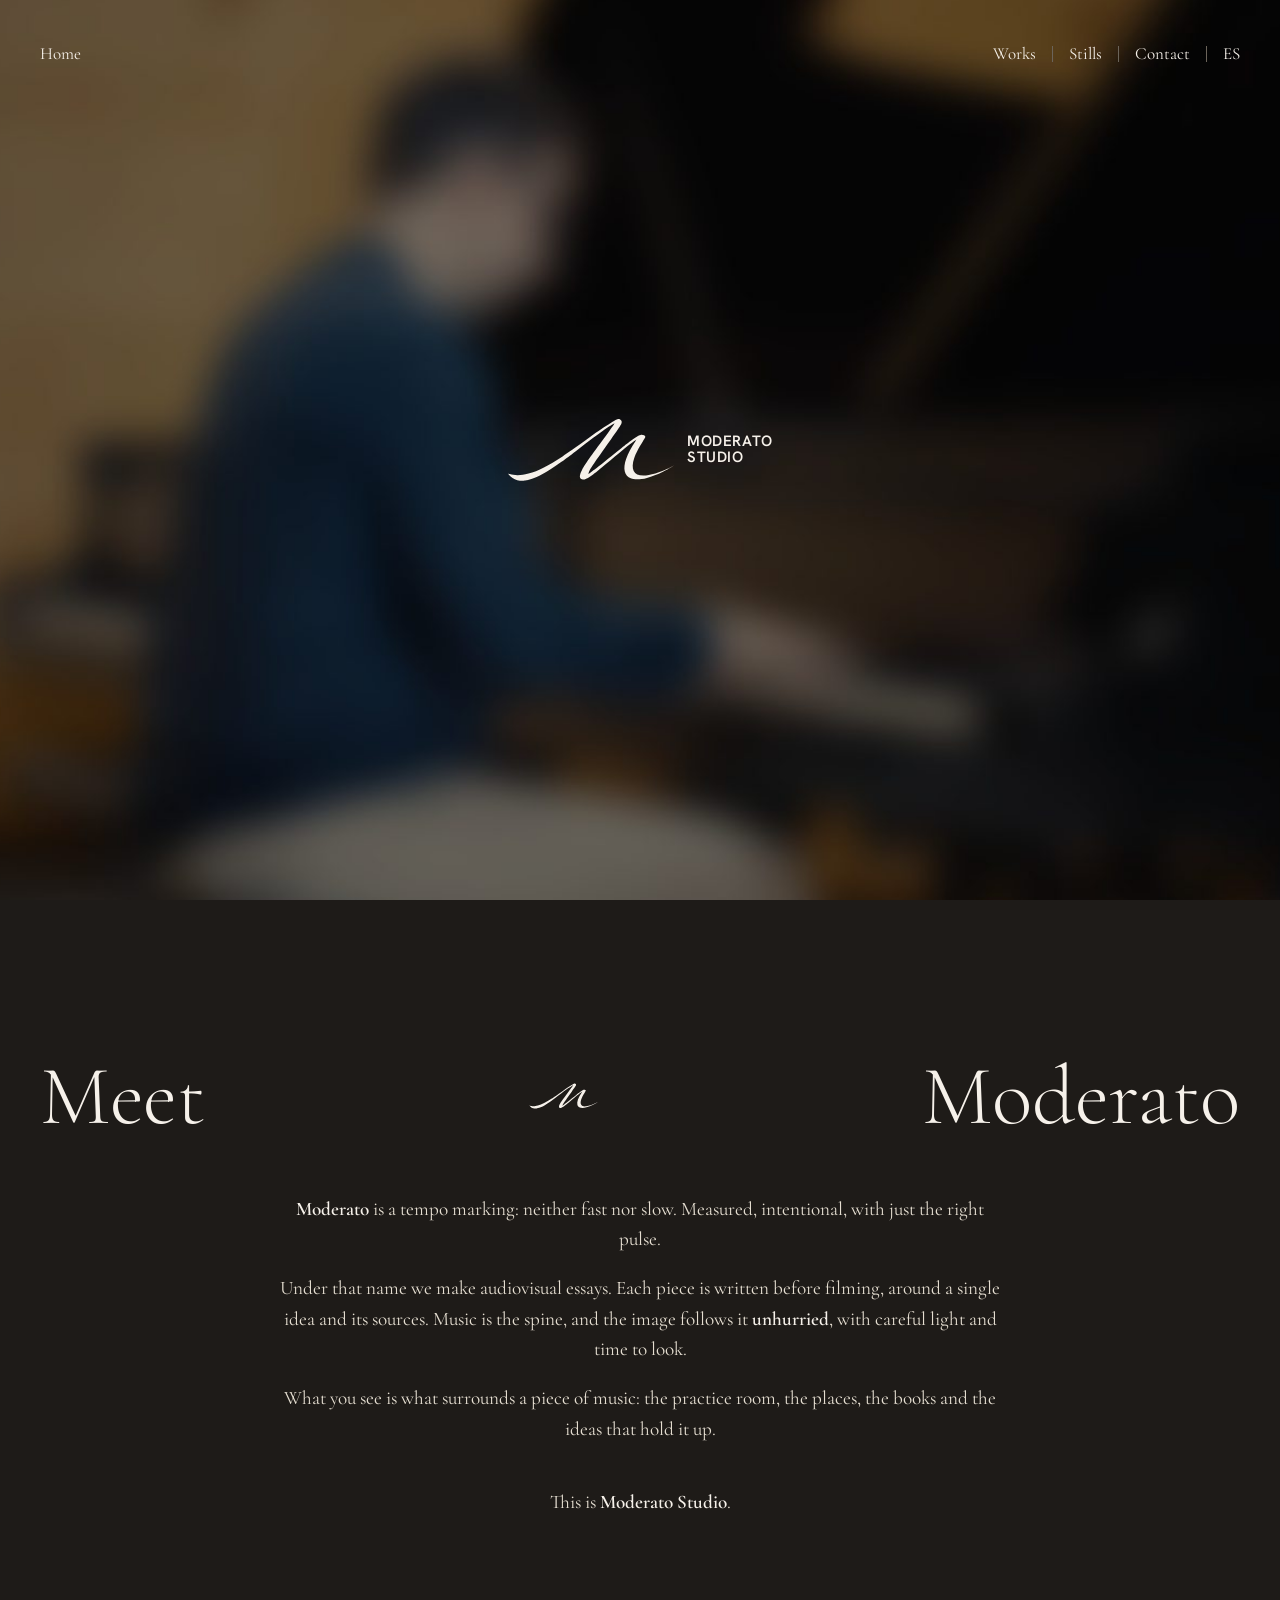
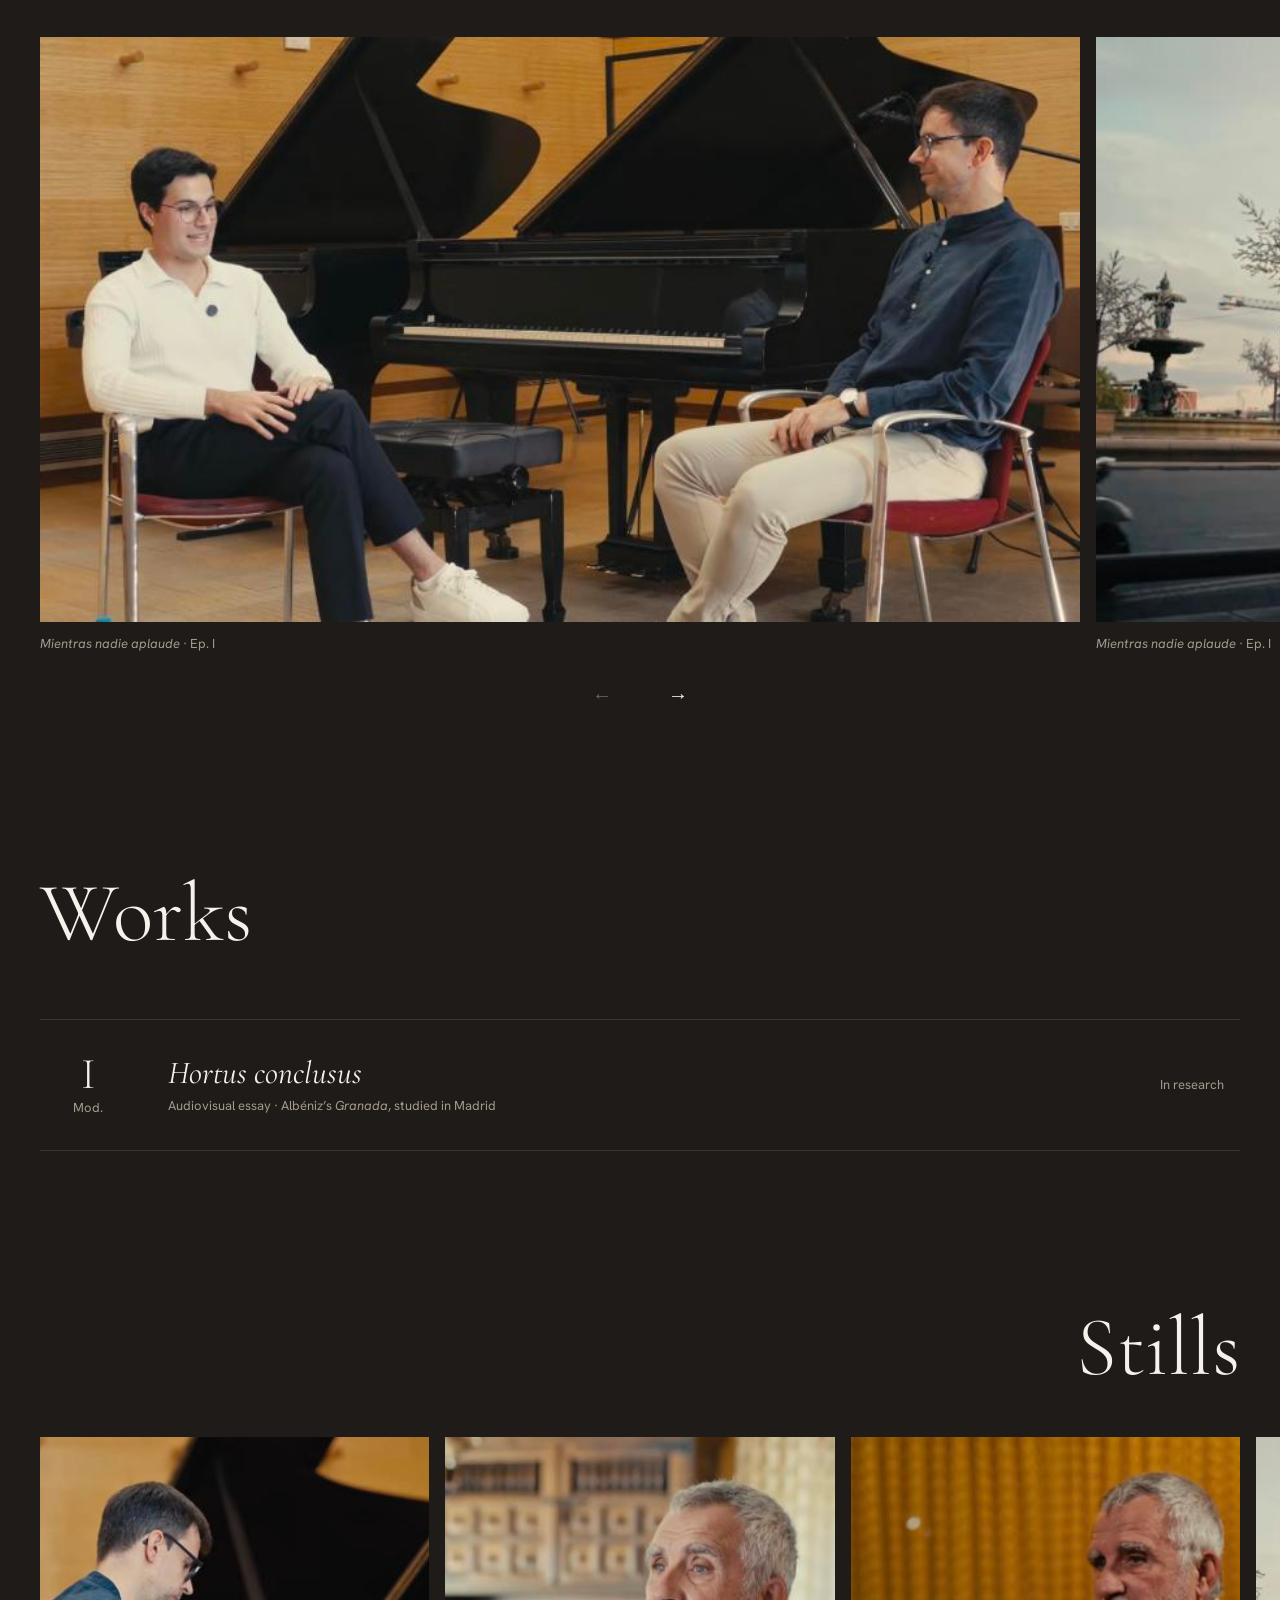
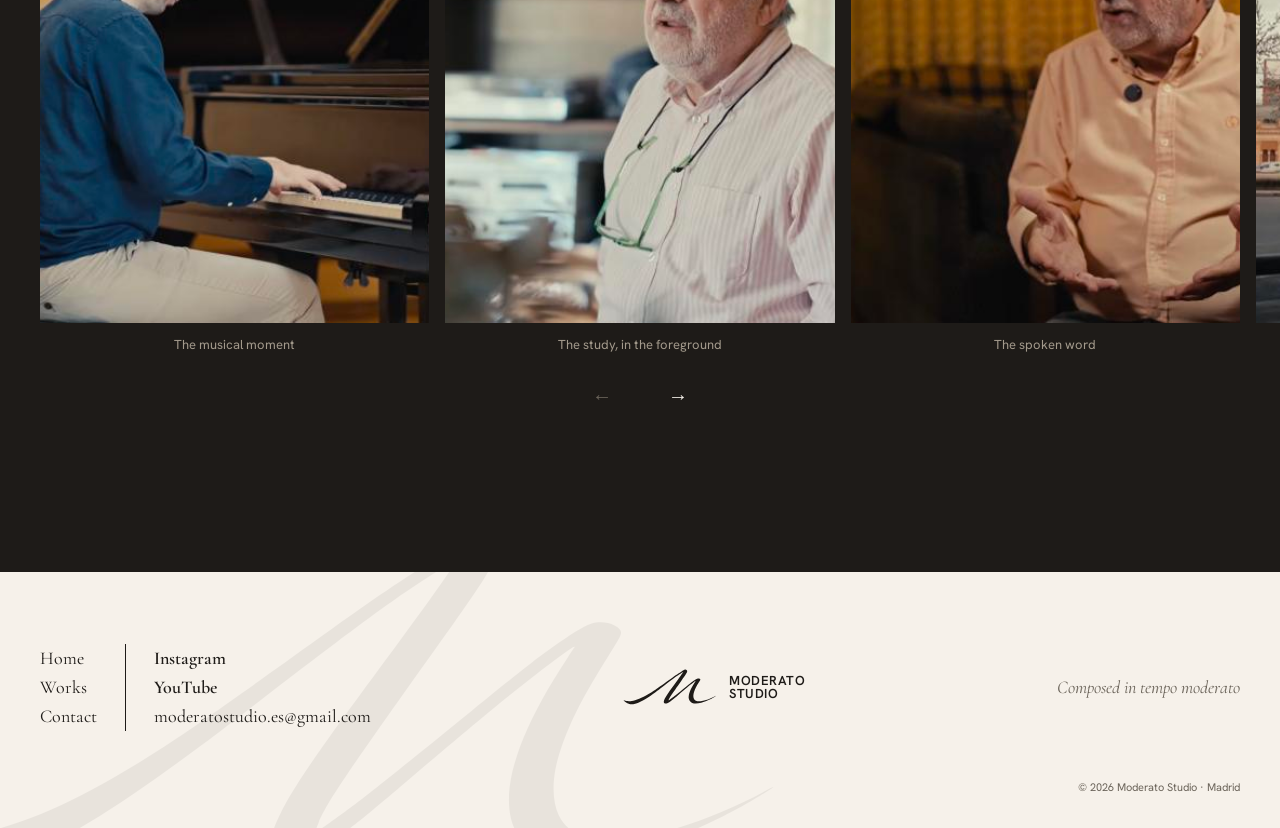
<file: index.html>
<!doctype html>
<html lang="es">
<head>
  <meta charset="utf-8">
  <meta name="viewport" content="width=device-width, initial-scale=1">
  <title>Moderato Studio — Ensayos audiovisuales</title>
  <meta name="description" content="Moderato Studio es un sello de ensayos audiovisuales sobre lo que ocurre alrededor de una obra musical: el estudio, los lugares y los libros. Madrid.">
  <meta property="og:title" content="Moderato Studio">
  <meta property="og:description" content="Ensayos audiovisuales. Música, palabra e imagen, sin prisa.">
  <meta property="og:image" content="https://moderatostudio.com/assets/img/og-image.jpg">
  <meta property="og:type" content="website">
  <meta name="theme-color" content="#1E1B18">
  <link rel="icon" href="favicon.ico" sizes="any">
  <link rel="icon" href="favicon.svg" type="image/svg+xml">
  <link rel="apple-touch-icon" href="apple-touch-icon.png">
  <link rel="manifest" href="site.webmanifest">
  <link rel="preconnect" href="https://fonts.googleapis.com">
  <link rel="preconnect" href="https://fonts.gstatic.com" crossorigin>
  <link href="https://fonts.googleapis.com/css2?family=Cormorant+Garamond:ital,wght@0,300;0,400;0,600;1,300;1,400&family=Hanken+Grotesk:wght@400;500;600&display=swap" rel="stylesheet">
  <link rel="stylesheet" href="css/tokens.css?v=202611271015">
  <link rel="stylesheet" href="css/style.css?v=202611271015">
  <script src="js/main.js?v=202611271015" defer></script>
  <script>document.documentElement.classList.add('js')</script>
</head>
<body data-page="inicio">

  <header class="cabecera">
    <div class="contenedor">
      <a href="#inicio" data-i18n="nav.inicio">Inicio</a>
      <nav class="nav" aria-label="Principal" data-i18n-attr="aria-label:nav.principal">
        <a href="#obras" data-i18n="nav.obras">Obras</a>
        <span class="nav__sep" aria-hidden="true"></span>
        <a href="#fotogramas" data-i18n="nav.fotogramas">Fotogramas</a>
        <span class="nav__sep" aria-hidden="true"></span>
        <a href="#contacto" data-i18n="nav.contacto">Contacto</a>
        <span class="nav__sep" aria-hidden="true"></span>
        <button type="button" class="idioma" data-cambiar-idioma>EN</button>
      </nav>
    </div>
  </header>

  <main>
    <section id="inicio" class="portada" aria-label="Portada" data-i18n-attr="aria-label:portada.aria">
      <img class="portada__imagen" data-paralaje src="assets/img/portada.jpg" alt="" width="1600" height="900">
      <div class="portada__marca" data-desvanecer>
        <h1 class="logotipo">
          <img class="m" src="assets/marca/m-crema.svg" alt="" width="1223" height="466">
          <span class="logotipo__texto">MODERATO<br>STUDIO</span>
          <span class="sr-only">Moderato Studio</span>
        </h1>
      </div>
    </section>

    <section id="estudio" class="conoce contenedor" aria-labelledby="conoce-titulo">
      <div class="conoce__titulo revelar" id="conoce-titulo">
        <h2 class="titulo-seccion" data-i18n="conoce.a">Conoce</h2>
        <img class="m" src="assets/marca/m-crema.svg" alt="" aria-hidden="true" width="1223" height="466">
        <h2 class="titulo-seccion">Moderato</h2>
      </div>
      <div class="conoce__texto revelar">
        <p data-i18n="conoce.p1"><strong>Moderato</strong> es una indicación de tempo: ni deprisa ni despacio. Con medida, con intención y con el pulso justo.</p>
        <p data-i18n="conoce.p2">Bajo ese nombre se hacen ensayos audiovisuales. Cada pieza se escribe antes de rodar, con una sola idea y sus fuentes. La música es su columna, y la imagen la sigue <strong>sin prisa</strong>, con luz cuidada y tiempo para mirar.</p>
        <p data-i18n="conoce.p3">Lo que se ve es lo que ocurre alrededor de una obra: el estudio, los lugares, los libros y las ideas que la sostienen.</p>
        <p class="conoce__cierre" data-i18n="conoce.p4">Esto es <strong>Moderato Studio</strong>.</p>
      </div>
    </section>

    <section class="carrusel revelar" aria-label="Fotogramas destacados" data-i18n-attr="aria-label:carrusel.aria">
      <div class="carrusel__pista" data-carrusel tabindex="0">
        <figure>
          <img src="assets/img/rodaje-dos-pianos.jpg" alt="Dos músicos conversan sentados entre dos pianos de cola" data-i18n-attr="alt:alt.dosPianos" width="800" height="450" loading="lazy">
          <figcaption class="etiqueta"><i>Mientras nadie aplaude</i> · Ep. I</figcaption>
        </figure>
        <figure>
          <img src="assets/img/atocha.jpg" alt="La estación de Atocha al atardecer, con tráfico delante" data-i18n-attr="alt:alt.atocha" width="800" height="450" loading="lazy">
          <figcaption class="etiqueta"><i>Mientras nadie aplaude</i> · Ep. I</figcaption>
        </figure>
        <figure>
          <img src="assets/img/rodaje-conversacion.jpg" alt="Dos personas conversan sentadas junto a un piano de cola" data-i18n-attr="alt:alt.conversacion" width="800" height="450" loading="lazy">
          <figcaption class="etiqueta"><i>Mientras nadie aplaude</i> · Ep. II</figcaption>
        </figure>
      </div>
      <div class="carrusel__flechas">
        <button type="button" class="flecha" data-carrusel-prev aria-label="Anterior" data-i18n-attr="aria-label:carrusel.prev">←</button>
        <button type="button" class="flecha" data-carrusel-next aria-label="Siguiente" data-i18n-attr="aria-label:carrusel.next">→</button>
      </div>
    </section>

    <section id="obras" class="obras contenedor" aria-labelledby="obras-titulo">
      <h2 class="titulo-seccion revelar" id="obras-titulo" data-i18n="obras.titulo">Obras</h2>
      <ol class="obras__lista revelar">
        <li>
          <a class="obra-fila" href="obras/hortus-conclusus.html">
            <span class="obra-fila__num"><span>I</span><span class="etiqueta">Mod.</span></span>
            <span class="obra-fila__titulo">
              <em>Hortus conclusus</em>
              <span class="etiqueta" data-i18n="obras.hortus.linea">Ensayo audiovisual · <i>Granada</i>, de Albéniz, estudiada en Madrid</span>
            </span>
            <span class="etiqueta" data-i18n="obras.estado.investigacion">En investigación</span>
          </a>
        </li>
      </ol>
    </section>

    <section id="fotogramas" class="fotogramas" aria-labelledby="fotogramas-titulo">
      <h2 class="titulo-seccion contenedor revelar" id="fotogramas-titulo" data-i18n="fotogramas.titulo">Fotogramas</h2>
      <div class="fotogramas__marco revelar">
        <div class="carrusel__pista fotogramas__pista" data-carrusel tabindex="0">
          <figure>
            <img src="assets/img/rodaje-piano.jpg" alt="Un pianista toca un piano de cola en una sala de madera" data-i18n-attr="alt:alt.piano" width="800" height="450" loading="lazy">
            <figcaption class="etiqueta" data-i18n="fotogramas.momento">El momento musical</figcaption>
          </figure>
          <figure>
            <img src="assets/img/rodaje-escucha.jpg" alt="Un hombre habla en un estudio lleno de libros y discos" data-i18n-attr="alt:alt.escucha" width="800" height="450" loading="lazy">
            <figcaption class="etiqueta" data-i18n="fotogramas.estudio">El estudio, en primer término</figcaption>
          </figure>
          <figure>
            <img src="assets/img/rodaje-palabra.jpg" alt="Un hombre explica algo con las manos, junto a un piano" data-i18n-attr="alt:alt.palabra" width="800" height="450" loading="lazy">
            <figcaption class="etiqueta" data-i18n="fotogramas.palabra">La palabra</figcaption>
          </figure>
          <figure>
            <img src="assets/img/atocha.jpg" alt="La estación de Atocha al atardecer, con tráfico delante" data-i18n-attr="alt:alt.atocha" width="800" height="450" loading="lazy">
            <figcaption class="etiqueta" data-i18n="fotogramas.atocha">Atocha, al atardecer</figcaption>
          </figure>
        </div>
        <div class="carrusel__flechas">
          <button type="button" class="flecha" data-carrusel-prev aria-label="Anterior" data-i18n-attr="aria-label:carrusel.prev">←</button>
          <button type="button" class="flecha" data-carrusel-next aria-label="Siguiente" data-i18n-attr="aria-label:carrusel.next">→</button>
        </div>
      </div>
    </section>
  </main>

  <footer id="contacto" class="pie">
    <img class="pie__marca-agua" src="assets/marca/m-sombra.svg" alt="" aria-hidden="true" width="1223" height="466">
    <div class="contenedor">
      <div class="pie__fila">
        <div class="pie__enlaces">
          <nav aria-label="Pie" data-i18n-attr="aria-label:nav.pie">
            <a href="#inicio" data-i18n="nav.inicio">Inicio</a>
            <a href="#obras" data-i18n="nav.obras">Obras</a>
            <a href="#contacto" data-i18n="nav.contacto">Contacto</a>
          </nav>
          <span class="pie__sep" aria-hidden="true"></span>
          <div class="pie__redes">
            <a href="https://www.instagram.com/moderato.studio/">Instagram</a>
            <a href="https://www.youtube.com/@es.moderatostudio">YouTube</a>
            <a class="pie__correo" href="mailto:moderatostudio.es@gmail.com">moderatostudio.es@gmail.com</a>
          </div>
        </div>
        <a class="logotipo" href="#inicio" aria-label="Moderato Studio">
          <img class="m" src="assets/marca/m-sombra.svg" alt="" width="1223" height="466">
          <span class="logotipo__texto">MODERATO<br>STUDIO</span>
        </a>
        <span class="pie__lema" data-i18n="pie.lema">Compuesto en tempo moderato</span>
      </div>
      <div class="pie__legal"><span>© <span data-anio>2026</span> Moderato Studio · Madrid</span></div>
    </div>
  </footer>

</body>
</html>
</file>
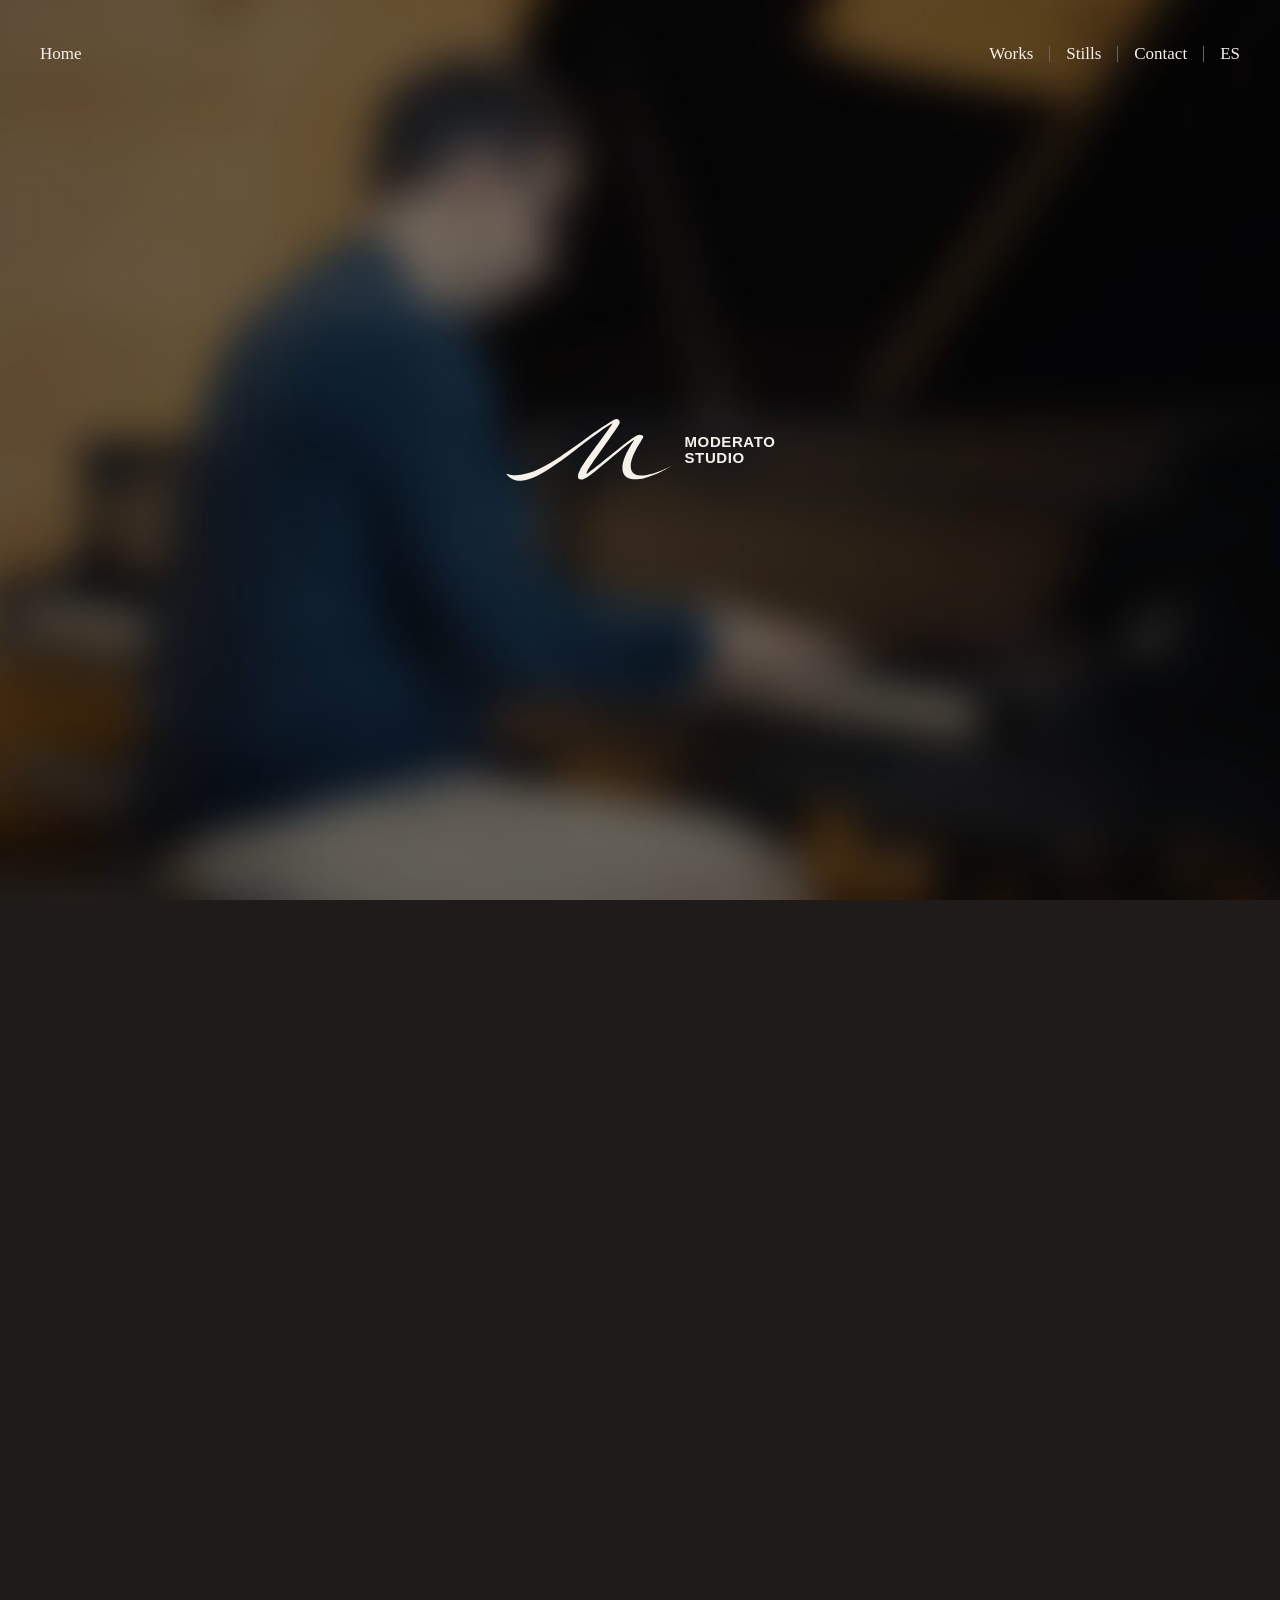
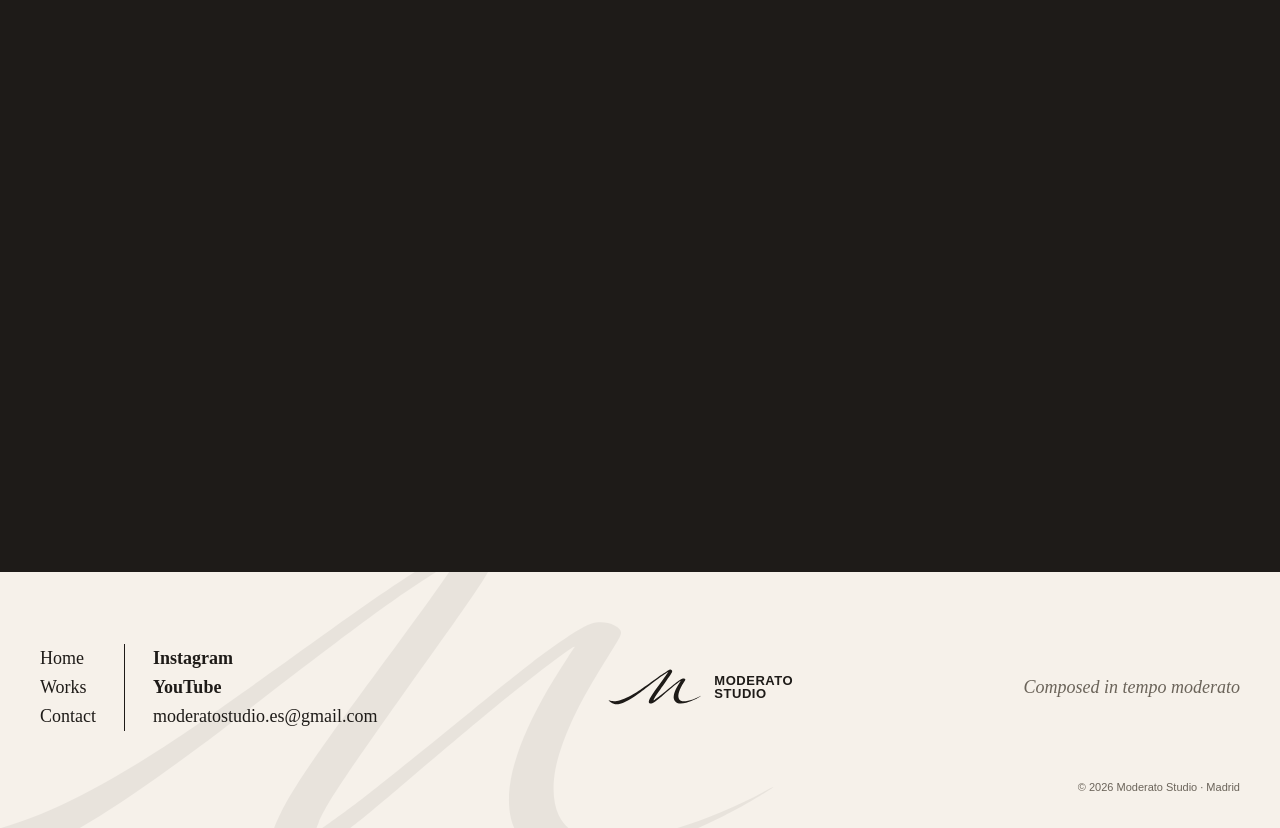
<file: entregas/index.html>
<!doctype html>
<html lang="es">
<head><meta charset="utf-8"><title>Moderato Studio</title><meta name="robots" content="noindex"><meta http-equiv="refresh" content="0; url=../index.html"></head>
<body><p><a href="../index.html">Moderato Studio</a></p></body>
</html>
</file>
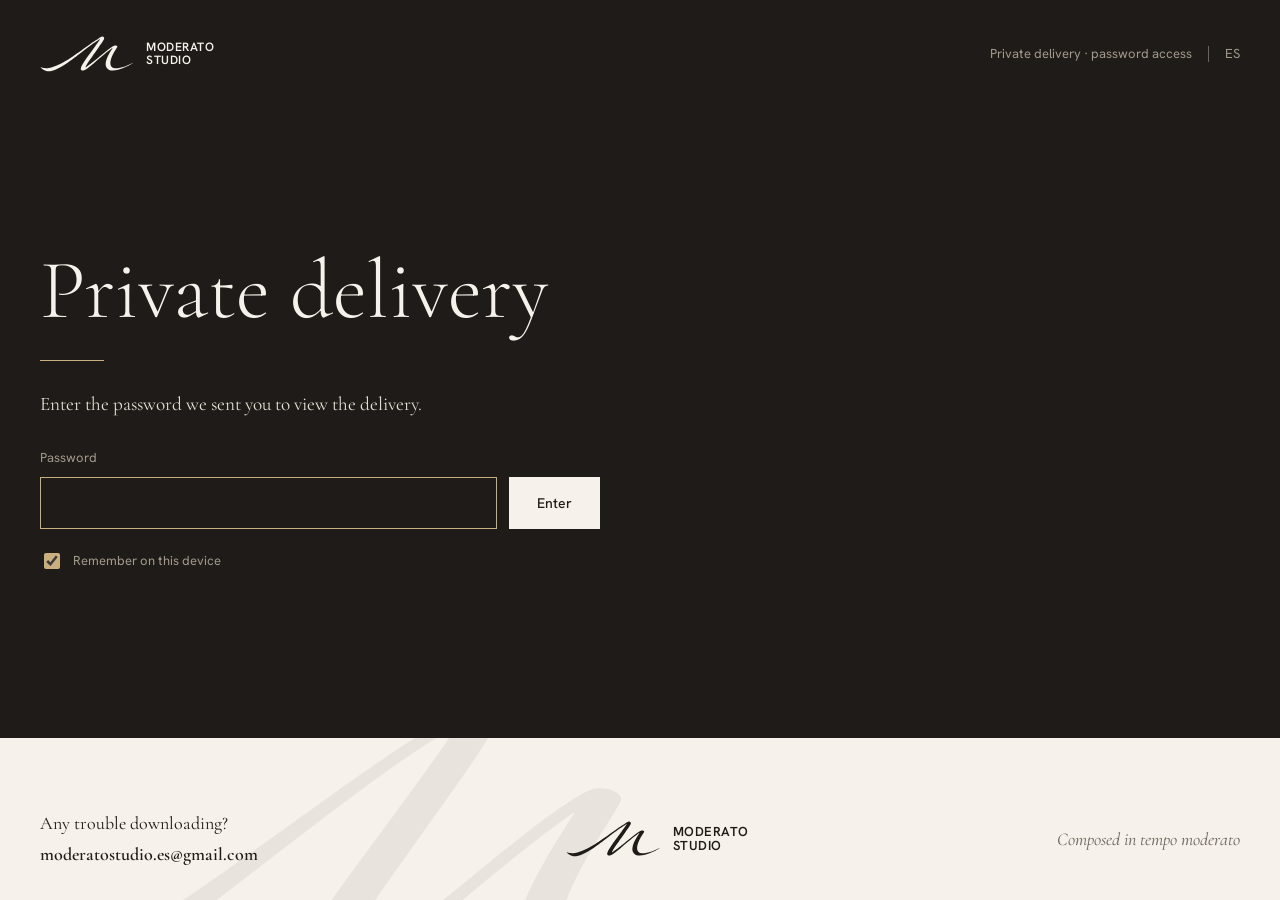
<file: entregas/fipma26-3650ebc5/index.html>
<!doctype html>
<html lang="es">
<head>
  <meta charset="utf-8">
  <meta name="viewport" content="width=device-width, initial-scale=1">
  <meta name="robots" content="noindex, nofollow">
  <title>FIPMA 2026 · Entrega privada · Moderato Studio</title>
  <meta name="theme-color" content="#1E1B18">
  <link rel="icon" href="../../favicon.ico" sizes="any">
  <link rel="icon" href="../../favicon.svg" type="image/svg+xml">
  <link rel="apple-touch-icon" href="../../apple-touch-icon.png">
  <link rel="preconnect" href="https://fonts.googleapis.com">
  <link rel="preconnect" href="https://fonts.gstatic.com" crossorigin>
  <link href="https://fonts.googleapis.com/css2?family=Cormorant+Garamond:ital,wght@0,300;0,400;0,600;1,300;1,400&family=Hanken+Grotesk:wght@400;500;600&display=swap" rel="stylesheet">
  <link rel="stylesheet" href="../../css/tokens.css?v=202611271015">
  <link rel="stylesheet" href="../../css/style.css?v=202611271015">
  <link rel="stylesheet" href="../../css/entregas.css?v=202611271015">
  <script src="../entrega.js?v=202611271015" defer></script>

  <script type="application/json" id="entrega-cifrada">{"v":1,"iter":600000,"sal":"31JFzvhX2J4npE+ePujt+Q==","iv":"srxxR0mu4T7cNcWa","datos":"Juj5NqwPFB5eKMygoCKHJNLUuOpNODhCxS6+Xtn1t3NMAWXW/pUbuVYZHgWEekYPkta2aY9gG7JR124HELnlv/cQ4NivMYCKGLNVPJaVdcg+NXW+rIM2IB28/R9jIXZWVo7glTs0fsBrRjgeQGEnIBLMvq4zYXVOpTuo06o0BXz2jjNn3xRgNEWZK55EcntyC0V2yR8xNAYT1NllTVVuAcd6gVGTOYm8aDSWWufWDgVRsRzS/rg5+fOvAd3rSxXxfu5B8GOP/UKLUNGReXMMXpR+/VlRH0f87nV1BfM4CqUG7zchblkIl32B4/skvgIfcKMpm9PMPTMpRtKGtiPmdMeDUbMjpBsUKnTgW9K7wxxzrr1O2T9SLZrUgMRnCzogwKOZ3wFoIOI2llVYgr6lZLTqwOwm7B8UYXlN57j02wtklGs5Crd8PHBJsMJBgA+kReiPLY5gWtkTtadaCacXU2TbmjQxLrjILCxfULfCmOehDRJA/[base64]/TxIDJ6sEu6k2AQQShzrsaHANSew/[base64]/[base64]/tIeu+Ut/d+38hqU0zXlGBJMWGbGKv6Ag3MIY2cZms1MecvnFnCjWJmXKrUmCoyh6uTVSjS4rxJyWBzZzMWsLmfWCj6b+2thT483d/XHcOFqjtyRuHX+mT3AiE0ek1YOknZWQn1A+B9E95ALr0Z9+ioyUaFRZButYYPYaqCCuuF7d65805zVkp1eXxXEo1hpl91D7gtv8d86mIJjQ2H2A7XbJ8vqjc4BPzRE3KFtrMDO2uroNTPe36VLQRlY5rJZUMhFnvlaA/sjUAqsZnsUyvbMkxY6w5iqmkQbQBd7Xyi/Pg4jWfk69W0WXcjw57Of3k14vWj6tJrjKdHzTEh0mE/eSY49iRtn/WGBAQnIQaA9VfJO5W1s+MXJ8/oTIdKSGQB88wZmVe0A03y5b0l3mmN3+kFKS3c22RRKZPnoyiiF1Oc0MXbYee7FGAya5sRCmnBfvpfwetYKlBXc4+wsFn5q1S3TKYdWRvynNrb2xA0kX1MjYwsi1aI2A/Wi9Qr2EL/L8oVp6/3rcdjTO4ePMOKsAhqkkVJ/ZCaeL3dBDSHJqW1r+8Otui3pXfpKt1MeaRVhpQDOrE58PQCmA074wXdLn/YtMzA5Zu3nNlDyP7jIa8vuB9LyzWP5XCWrqAmggOGedQgjfFkE2GAgTJNSKYLa/KkxqQZ9eIM80bX9jS4SF2K4tRZZDO/Urtf7kFdiT1osGF+YOHcJxM/hxhAmNGAXb2yV1kT5rWIL/Ij9CrdeUpthJv8PIVF/LqMNeYa+KzUnRK/ycLWtMHq0MByg/7lAKDfwnbjBoQgCNlrvpsnBzDvzSGGDgrpTpbDT+BpTwjR9cDMuzSDX8unVk6QklRlyXscTtd3fxqDJxuFQij8lItvBX53xQ6s+I473YM/XhLwprrEEKKuz/cySTdcBWZxwAWmOauvYYQJo4edO8EHa/[base64]/[base64]/K1OFBIdXaMnHuogz7LmQyxf05YueSe9Dh3VO7IVfjYbK41BaA7M8PtFc8L/7Is50hhWSgp3J2CzAL1MhUzGdbCLAc9lBLaehjcJWTrLBQCgGPtbCifGBFU1pUbyCk2Kg4W3aFxLGOFQhaqycQOmzLPaUhsxRN/cOuwN6pqEnHOAS6wZcKxclypRMrNT2Aykta2i+23xT07iv+yX3grXmaBTiffKovgDmWkoIAMz8lLqjHFlvgX262ra7Kr+h7EaGXnTySbtMn4JwPv5sKKHxlS+3ekxA4wr1uj5t4mFz81MrgMFodhy2rWnzRrcoJpC20kWdUF3mSsc/Y465zdYLW6+JhmR0+Q2fK8TcXYmg3mYC6jY8xsNHFpE3C15ZFTtzPyP0/RWnXQB0+iYQEDXjDgy8XXpImpz/oxABdtC+WOOX6hnpbMvrOSRCIKUu+aMNe2/3WJXTwYwTWK8A839WD2VPHfnJWweQAyhHM64W/QtbmMG66M+H61fhsw9sqQW0REnp0ed/fpVaRLeDoiezerbFN6zYuXV4QqLK6tVIFudJ6xOfASc7wDlgKyljiDzccuat+rvqhWL0dgp538rbGwpXn/sBhkfvA2AewTkgAyr2XZdZ6W+hAe2Ri+eUcm7UsZyMi/iVMRV0cx1GixwMyOte9eQC/apMiRKBcYzCmZtjmnN67uzxLIbiqlMb+h3qjlxo9cWGQ8RPTT+YCNw1zQooc7/W2rjsNc/vIfiDoKqp+HFU2y4tn3QBSSCbyBHdxKdaZV5G6md0w1viKhRlXKyMGtlrewL2041Vu+jNysmV4GLjAOcgkm+qBpkZA7prsACllgdWA2u5EBjPa8M7J1K3Ddn16OUAmDnkB+DOCnKEB2nFi1xdsYJ0GcIfOt3F1AJl0Xe+G/300XPGew9Joccy+Nxe2Mg/OXiv3Q91H8oXJRLHF75lEVQrsbVd/3hcU3TBC7oFqoCCtEY+c1cxL1yPP3C2pWO7KYJOSY1Xu8ZCJ1jk13aPSuF91B2hlpJArurpBzZ2EFn2O625/dVHLFqZZ0IWvim6Sy7NCopsOAHmKyuhYG2J7TaiTfrR76X9IVusfuN4ptn50IC5xwpfYUDZ61fiUjWkOrFTjLkTbK2IQRiJyhP8eEqpTbl7K+RxXZyVeRTJDIpLKjZItHj8JFsZH6kzHhmIjgjbI9cCvvxqWj9AaOiA38Y8FrjB6/11rFXk2MvuAZLIkvfNhRByZi2BGI1Q6pEUJwvHGtKaQvJ4wrv6XIJVWltCil4DiLQb02rTFsJYhxuDK7spMbYEKBD3PGeiZUca1apDJk/8Xz+0FHCFgSXJh8BP6SB5ACSl4HsVWwb/Qjpp4Rf8WzrteszStWbGCeLFDxGgUpRawT7swAQD1/[base64]/iqZH7lA4DLeEZjlLoKGWrjaMrsX7pARqm5TrrOxriDnGYNU7q4a0JxCrCJaLOsbMq69gl7MYb69LnUYjOhrFCL8LSnCZCVDBQ4L4Egk6z41xrh4PCP5qdwv9Nk84I9txhHTB50MMh+T+/st3imyGbYy6eZ3gzYY9OTtgF1iIgvm3yOLskBXQvXCDuhxot6qPznlChZyAkW2VWxB3SB6h8IQdxtUvonsWZK3gBKr050X9ykcG7bV0h6FaGyRMP42/b/Wf/c7hJl9MPyoE34GUz9D0/v9YjtswmRkNgML0GkapbbEkjHesPRri7TPGoPI70OB+5K9u8Lrl1DDPlTLt4TDtGV4ZeISUlrMq2JteeJJteCk11bdFRzd+IpGeduxkWRq6al/QoWD5snT6rzXRDMCELwlThABh1sGv0PHqWu0I/NbIN3n36uVPeDPp6hsiYdVp1SB5wbsykflVGNaf93CkUY4cGwOR0zUyaZLqkSSbQutJfYHVTVyGm7f8WQDKOvi2qLVRNnZagxYul6+WwascUDpAfgxKdUSATkcsvzBSqy4BccYYaPj59L/NYaTiQSYGCHFkn5XBXOdbbd7fD4f+5J1RyYcDfXKJ8VJkdBl/nguJlJeGHsxoHs9Nl4Gj6RK+sRSLyrPhuh4fW6T4UpwFNkd8o4Z6oPko10ZOmxB5FluJiDigcNJ1/YNhE8OOd7KVJBVHBnAPJoDdfjdVE8yrvBhua5M/Gf8HlpPEgiYdLFu4xv5X4c1uUKUehqifhXoZaoRZCLvEvVW69lNJF2lVMSRKIvoyBib3PAZm8fpN5KZqeVPnmDsg4YaAKJcvntrxp0GCb2bFaRQZiP66bUyjlXfv+x5tntG1iGX19Dnumhr3rreU6qKkm/ufVSopPJyT8QwnhP+Zt7cXCBexlMoMlBdNmD7m7Zu0lnSO9asRaNtvYtFbRJZkI9cecNe2XWcBbQst5UuDTaIiK2q3fALDamhKOT+XRVMX8ki/sDmw9/C4vnxvxFgE02hy7aXRvV7kcIhhdbbg/NCX+3T1378JTlPBpbq2kHV1XlSi7rgAyi9Lhf4jcwsxCzBF9bHeeOJFuYKrxL/47OvBHKCpIXLnj8ibYsFmqUuM/nTBTpkuynSZFwxyTROz5rviWfjcVMYz9O36uDBrLCe25SxNx0pTAcBwCjPJOO+c+crCY3jRlMyDtVbDFa36hUNV6JCIRtrpYNBp91RUmnlqyB+KOR2HfAkQUqUFMcvJMV8piaiaheMRYPQC3MZJmzB0zjKVNIVUnATBKzbsKuZz6s6kzaY/scyW355gohXRs4ZUseP5eGChOxD0ZE6p9rRfFKokuMYseEJ7cawaTG8BOLS7qB/ivthN0U2IlJ+wJkuHR8+kRYPgCrM3reSRjtWQhKlG2rvx97R/DnfbM7VPFI17H0b0ge1erDpFQ9g+Y92NZ0mef+glyCqMtblyoWi92F4tj9zyrU5DDiZcfvtTcUhv/2Lb6drZy3785iSqs3jcb1Oo13Qg0PJ+SzqxUHVjdS9t1558iU7R/jIYvy4BLBhsvbcpzMhgxxBMTkhlYSkVfa/[base64]/1234PUq30gTOePO+0RGHJkbMttD39ZIUdVdefl/76h5JmzhNmXMC4ST3LnihyTgDUDwRavW05ez/6ISuclQ1N2kWNzMG4MJbNbL8uB/ZP3OaRaKqi6bfah0t/RX7g5H5gPlfl9wP7iS7snh/[base64]/IQyLDWZgPYs/elOQcC6w7amNvWBT17UYyhYlIlJCmA46buQOzfCNvLRrFkyTpwUTxMnrxsu4g/Ct4sObYFEaYUoQmnOWiAaijQSJfTKIG9ircyA0VepE5PZR2pgfx/MxLaSjkJDa7tEjTezZMEHwiglDjYFEPZylJjvKVmlgweiJbRmez2BNAd4N4Br0KG/gxMX9HM4MdPk5SOAOUPnQ8sh2HtfwxNOVNhN61Dd042cVCEXYUfrDmbjBdKqAWmLyl+1wpSlumS4joUiUTr5E9iksYgfES6oCjxQQr5Iyltk6XJPQ2mdEH3XGdAWOMKeo8dF/aSzcYrzAj8bYfirG4e0C0hPSrhyQwnQRuF8rkwdDmXQ4/ee691O2a0pat8XQS0oCBuTf5pPBW252f7Xfz80PksU9r5weiMdED1VikyZBlsqWhMhNhBeBNFfVF282VsecbyrMiBf0lgmW9be+nFTvir3xqN9T2LhjV+xXm/M48Lqt1LKWLQlufSqKLHF68dnb6yFjT9wG2oP1I+oU35QCZwK6H0wvVotX8uaywXxmyB69dP1mHrIVD7dm6zc9+QiztUxpq5G0EDEmsL/iCV9FkU/ODXLMcm8Ul1iXGDpBYJKtuDeswQQOjDebXRwsN6dXtwEinsJ4dDw/Bfr2dC8C2/[base64]/4oPF5elHw4EAUB+to8DpwvHGl6DYNNdOVUngKtZ5+kcsmjEm/eP2V4t+0jz9/2h/8Z0OKurE4+1gHEXUxH5y4JjfKEQD66idJhQNhMmZx3YQ8nBbLGTxtshznx1vU52Gn7n8II5Wy8b6FgrbU5UM+ciBW/a1EAR3I3eUvh4q+B6fv6MkH2Fwjcl6uAwJtiuF+1eFI6eeu1wnPW/lEeovZsW3x7b6Dz+BwZ2/dNJrHyiW0nJara74IuCpDM7qtdjqxzt3otQ+7evPWQWRL5etFsTn6H7O7dQdSB7L6a8EmognZq3NUq9UpcU4BfNDNmsow0jEkaMNmsBsV2m9e1HzrzO2JkP2HDuyDsonR5/99dYqcLhxl79pN/GYaYl+QW4gbuQZLwqXIvwgTc4Rty90AqP8SMabUWyb8HjrF9W73pDUkf2rJZNvxMUyzbhRdOdr4sbadnSBSrmB6Y7S8woq1QGjw9aztwSpsOi9Mp6TWDbk/DWEzwSpQECXQOOVn+rfZ1mf/om/MYxbf1EzTr8q7Z7NQhWf9MmTVXaMUwIu4mUra5uYQWmmXTatT4WeJYUkjmfARdCJvTK3n1DhGqj51c+A0tWT4Hnbzmy8K37nwJTZREGaigAKVeo3SSc99w9d2rjBPxjqDjB9LRwjTrrEl2mwqzTtu9xu2YJkv5qlKs9bcn6qxdi1rnxE/tbCVSHDHweu8gBC/dt4K4OetplvfeAEdLrbTYg/KnfGQxqEZ4Bl7ZgWT/BDWowxiAq7m4BkAUNoKUxZVP7/9RezXHg1LYnq/NkZf6gOGFFbdeqwmgmgdFghdmPXVc9gIaZ4bXKUUQLEEy8MCy+/AALJCvjsWXgV+roAI2q/+YIB6xd4nfPaYlRbllfyB2XYnqVnpQGVQgfB18ffwblGAXeZsVazkVOzLw7ceCIrGHHtJvsTUoZtSBqkB2gw89qKQOPTQKHJWs/7KhC52JJATpaBULKxgnIbuspCnpCdZOo4xxi9aMs3/+CjKZu279uJI/bAuncrnh922VRO3uMORs7cYqXdum0v/cxhkrGhJ9ewosw0xv+OqPNG5NiiEcDmng/W2WRggihvsrU4EJ2qgExtMpQZ44e/Nr3FkkAUhOlhkl3nf+9jtpKPQQKAluhGHgWfEKcbOds1slTMTvL8Xk8Wz805aqun4fPMGoqQFn2z7e2gzx5uVA3GRZ1F/PN16CUco8gc/n2QBAeTC3FuwNzAcjxY3GwyRKxhBzIzqdiBzP+MYIt8HiDVvtivmmPdiL2Bg0gWGEFhvHsuAcIgL+BLNhw+tHZeZRCENmhFl6VKv3grppMHy8oMRxLBmvFyk1hmHL1xuP7I9DqslXFX1DAA2PUDk9+ZEs898N6ErmqpnO+K0qF72n+vAgkK4tScmNTwqJIVCKDzgjtM/X/LiTExhHACs9Ao1pqFqOqCj06FTX0ln33wTseOY0eo4CcWNzTqPA43O5XN2YXUxZgjOH4phpFqKG0jZEXg8n/1Lc2NS6Ah0EMPWCnUFY8/6WKALp1qmk3RxLTcvLmoCslOqL1MhyMNcfyMWA15bz1ntmFXo4RONZw3vTzJ4R3ndym9uzcfeEV0u0Pt5eliYjgQ3BqYLK3UVFc6K6uu9DFm6JsABFvpObNw8LeLHzf9TOLSfqdZgU0Uj/NjbDoiafQ2VAJjdfruAR+H31Zex+73Ph9vW36aJGSsYgp6HQ8zcNrLvQxWjI0ye1DDYYcl51p2+InOMz773Dkeh+jiHuvjvLArONbteYA3aejcr+YtRS9Z5vXuOSU5nUh8xf+EK2fmPm4mDSo7yejTXkO+bkA4ghS64XDfIbfW2Z4O/TLVv5cCkEvsBDyg5IQBXchrHJVcZkrD5poJnP0aIkvDDb7YHpWwnM5r0o6i6N9QQ8Ngnygq11NyGZ14NEitQqn0Bj252usv+lMWkyyOSm5Nv6M6ztflcajx2l1u+M2NonVcd+FcQ+FGLq5XZ8yexSPwLZUw2e/jlTbsxitie4zyZjQqY7SVA2LoqTHuT1hCdeKRAKbWzik3+i38G9WPO1I1/yVXy6EEnYDR0gOZXAH+xn+EKn2QgExmeISo7AteAMGZZs7fgjIYSbRUajGy+cambB0Df1Sa6gKp/mT1lUZ1p9earEmDpDmu8QgDTj1UWDmmQ1uHqdCN5vXLyzYDOwfA0IHzu0IPaNQIjpoC13QfSg8U2trzwRTy6KhJ2oqS/+wTLcazaq4GMNQ1zACpjVKvfj7cPs5m7DmakBlkwXVVAZ2eaf2QHFDmbzyB2WCh4W8X0ozBdTIDEd/B962ZRiHQDjj2H2e47f1d4FF0EwEgZVWG89axCsriAx0RYl+Aux0jb3CNrmTUDilpYZYj3URZTXCc0TdUR1ojzcQ3S5O5XemSw+owknLLpDp6A4RjsuMRhc/lOzG/kReEWxuwKGeuqBkg9MT5c3zPVr+vk/HrvUhn8aLlJOEi8HS494ykbzjBJbq3D0Uh+khi8sp/[base64]/pu0K3I+JFJbUSGRVvJGj/9fJGID57WkmJR92lNnRrrE/B/BKZ4ZC3pmkUNi2tNBG4b1bTockQ4CSo1ps94M8ens4lkXZkN8rj0E5E7Ot89yBdI7Mh3Nn60d4YI830jbziAzCWWpM5/3xLkBGB59iFCV3zf6CtXmiQMlQzFzoAGx235OpSpOw6MUMRh5XK2uOWbLhNv/UOzbtjk/2oIEjDWsjUaQ0pGGGFb6iKjKp5mSHXMG76F3rJ0tE3AKCdpp/h9AGp6w2diOTddxzZhiTCpQ6kGcg5reqwFWY74FmX10ZaM2DEhcUBR1WdOqg/yVc1b9lNwCaa2k7VhHz1dgZpcWger989zfNjPjZX38Yo9plCy/2uhH6HV7A+qAmtRsUk+AcX9aAQLi9p29nnJd2i61IWVdpj/O2bC0sfsP/Acm8GVDsXpYGlE9rJzdeFfwmoR2KwONXzsq8KmFBVq229ju9gKsheiC3MIfGgUOw78ZEDp4Ef2S9tzHOvhkLDV4Rx0ZKvzq4VKoIlHxnD2aUdNsrkuMCetAoSft6wtDD+miIKL5D0r3WCUy//4pJxtKWBmmpezsdwsfO+fMnXgvcr4FfWk2/x9vvPoA7JzL0IeS32KEszR8O8k4ALcQmpq8nkXwq3xSKTEOzKNnN6bZYarKt1uANMQF24bYSmDcZCbbRVHQ915XyR6IZhcYsT09MuZzPn8q4nj+ptFwJk58jHhQ6GQ4bfn2ivHXXyFbrQik9r8mKjATmZ2Itv4/M3RTULDDuh84XiL6esfZzorV4B/4KA5enLv7x1cGnp+4hRjRaZnu30t+UJ6ZbpJwkiGz/FQviWNEyBbB5thPNtQF52KovlZ4lL09uuTe9/yhDKZlmOSzJqo+7u0jUOTHudEdBWh1Y56J7JOQpmn/CXwxGRQlVy+3l9qg8BOMAK4GFimrm1wYnxpDnnKnFTB568OJlKJY7UkRH2YFRUXou9H/R+v/3VhKjgahOegAJNfM+ncwVvkCp0i+Q8LmQOkWkwcVZ9dK7mJekwF1vi/6FhMKumlIC/FXsrURx6ChFRLlcoG+ZaMsEbH/SI6tkKy15MVWXTCij4GEo+342awF+wcegLlBJLxQbDfCMJ0CJj641nWz80viTVc5SHjnknyCawGbfM5UHBMHmGR4tDHnOrO8yedEpH/[base64]/jLAeR9gNzTrAge+QG6F+Lnh7/YbLeF4FPaIVfe7/[base64]/3OSlRnIr5cBhZ6UksKeDU38ol0TZZ8Xf2m1O062cMm3iOMzZ03YRAKiIlwRq1f7QcR9vJk01ufY6pI/uFQgdX+ac4hoAL7iSU0Q0W3RUBJCqD9imhuZuD6jvDA3RZ0F/+x1g4iReZcPpyyMEAFRE2Ps6te0jgPDMRsx+XXkAKZ46asgtdWkm3aZ4/89uZwgbT+mllP4hn04BeMqYGc0+GnkFkYwOZBEXOjOYnBxgsbW+qfM1ViNrPbUn4OJjBA7GqNj27w//iG7dL6VefGucL7Q9AARd4aeRDBeKYsA7bOC6gNmqdgqL4DYrfYOv3inmcBSXDEBSuZKJU4W87vEJd2C4F8n6O0g/8AkOO9I9R74rhXPQKxc2V3Jhh5QHNwOs556sBIfbz8655HDgsp2xhesLBz4lRLeCU6tZFS+9MkFghp/sForQld8mPcxalIjkGMn6PXK8r++0lma75TpSK4+c37Y5a4LigpJ3I3t/DZsk31Xw4j1Gd8g/a+fybyMGrLmU/9tfnTunySliu9K9HQ/fJD6u+4kRsAwWjWqmFB4ZJ0jn45Wh/TnUtOHvPnPD4ULPw7eYoHslc8wwDbpDBoDN9+ze5439QJwW9qXYg1z4fBHTYHbT9B45nK6DwMEecX1CGbKTCRh+oX0ntZ2zV1mOu7CxRLpPIR8zvuJ9A4xt7LOhnr7BxVO6KfkptfBALeInjrw/8B6qVHp7JGvzPuX2ogwc/J7O1Ogt/E8FWvVRaHzJ9lRvjZNF0zf/Uw09cWtGj3nb7ecezGWGek1rNftiFItQSJyUqbfl+ODY75Mo/l69LGDZJDwo46+UqvNoUL1v/nRWsYMH7bSH77FlhdWgypNRPsSDgKxIcJOkhQUjQ3AMuxiG2tcJ36Nd6/1BF7C7ZK4oSf57ks35Rm4wJzDGF3in+kyEABc/esftJvNvLOnkrevHsdf5GiPlcfymTS4z1qbaH4j//MKSz4TzBn3U6h7vykHsTcmjDISehruYR9f/cUVJRxCLmSKh6tfCVgbpl4JzkCFWx8/kY5DntY1GANowAkkLnCX4vTLIZL9aC2SJlKIlQOqbcaBO+WXrEB3GPP9BC41FRbSSdvY2NwHvgKoql4LKoFsOk28aHKpYHcUsvRbP6IguF9lAUmPo7uaD4MpUOrrmfhtFoagVi3Qw1m1aLHVm0xdRyeXHWIKFglv/GJpQ8osKFVn/Ko6j0aeIbReUU4p8Ot6XjHqH6VJ6S2e7FTXR3ZEeBMf9r0aaF1fn06o2OwUmJBRvP8WVT+KHikhmPQ/G+WWRD2wE5iIdfKpHAdNPo/a9lodlcZjS3YkzE4QE5UrJLqNLG1YYUKuYDhXPHdB9zUvckVtMXFbMMwpvnFzpzA2SDyOrEWBqnanEotZoNQOIkGSKfUeEvWRKsms4mVtkQ6g1Hc9RMQ5HAdr0lvNne4yk1d9BHrG9lTh+MSHJo1yOz/FFKbwRJDZxk60qNU7pz1spdC3vFNcEWBnfzftjImfYIWcG6gX1L0sWpI3YHKcKcU3AEs1WuI5yosIT+Pnnt6U0WrNWcRu2NWUcc5a0IFbnX+vY87UzPDbe4ARS1gMlYcVTc+vr8p+0xMkV82VwPJXd4VLc6GX6Rbp5r+/5mFYQVdmOehSvqQn1Tg++Wlec98TuES2FPB39UkFCrNJ+FCUz1jih/FVnezxRSzk93oj/B2/Ri+iL2VesJEN6o/F7oFCRll2d+od/KoKCP4wYI7PUBxYQkW3Vc0CA0+2WDb0URzMgvOY2hiH1aznpwhpu4HdQuJ6fq3XXCYDe81oTtib2jaN8mDwbvSMGs0C9prUlhTeWaYX3WpMVTq/nRy8N1CUeiI6FjoQF/CN5L1QGH9bAwx3fpfWWGXhKIMDDdgdj2yKGIwpXtFHCQonx77cD7LpO4igkF6pivuhXgpbnq9LxAtg2IQHNpweZlnuo6IA8L9c7tHOP4IQzRSsJh/9nzzD8S0Sa4cRDKVm6PT8U6JR/EWs4aRxUscHohhiOG+i3DoAq6ogiz7u4eYFDWGpZlIZJVH6FugbeqN5eUpxX0/rKxy1Cs/Xom7mwQyoyciN2Yc4WuZS/goxBJq8bMX0gV2J0rgHavXFhTEb0lky6t/Vm78P7/X8pOfrrXZNhpeu8AxiIVlbvCVwR2WdMEQISATXkcnyHWAn4i14NDily/lkQIyjuBimzeWX/xeP0t+SUQz2m58WWwFn58LnbV62LpJXHx4MOquRWcl0pVa7+UMDVsLnSfBa2THQDlAGM97njctWToNp4hv253qRkBaw0Xi4SWdutnS2MvE1eiU+9XRC/RPVgVgwrHVteafH9PwSV7wZ1spJj9MZ1p4f9DsOCYnjuvl4MMbIpFV53YfbKQ9uQ6gJneatCd/E6pfbUnjVpAjH/8J9EFaaXJJ5ko9wfSDdt53CWy0nW4vsHlMZ3fhLsyCvOeronLVgaQJREGj8rBNxvQ7sdpZRSBZyG1+Du5v08+GeLZHBa7M3Vz9hQfp5/lqIOp1b67Ms8l9+89Jto08930LbLr9S4g11+8DhDFMx0sO6JU1mTQqBSHtS5H5LojngnQbK1QQc0SNSAbInhm1aly1tp+rbiPw+pTl5PUApRYXCohoZDqtoYsCLOqdicTTM5BJA7jk4v+43FT7rIW5pSpim1qpeHtWJ52e2n/asCWfBZJZgUxMoeoyJmAYzMpyWOMUwGKGwFHoaRbtWOrd2dQ8vG8Up23QlNcEz/mQ71h++g4DQXJ1q7bq8406t/k6JWJ6uRsOnEkAQd+/[base64]/HW5U+lgg9vDFZa7bqDbHGJZEAFi3bffphS3vt+a67P4lMXsMDdSqmeB+r4Pxv4A6XZ8/LjNPOaZqjnAtCioKQO5aOqNruU69BUDEjknMggpOzWZTI2YRmbuT8iJdpOt9pL8GNx+oT7aWcFXtioHLzMjIH/0gzylWVTbNDNChGmApJtJLQ4gKvXBoWIBjQtDY+RKESYulfE8LodtqMcL1sbvu0iA54tkXIKYecQPSseO2JGMzzgqS/diIaSQe4W/F3ei1g9PgbkOAVqXmMMbII4wJUuM2BKFbdIDNlLEcOTR42y6REwCsEZSJ+XYK5Gl1kzEsnd1waEC8/OfhyOA7XkzH9fEjkwp1qPNwpeWAM+qmpOP+z8dogtGBrEhA7dWW7K7kW+5TCgrGWtFnQWAuwrKHKHTXQZlbeU4F5DU7kZPpWyYJvw4h0z5ETkbwoT+rDzTFTuFIs6lf1ElF5acMs+fKmXWGH6aFVHWmQQDb3Fj+J/bZpo59s53egbCl/tRAR4e03MJGN/apTUs3j5r9lUCdEZImpGSlHYDM1btoPbRM7by/6sCZrZUtswkau9reAsOEo7XQqHejRhx6BFQ2cxLuNRCg/IDzzaEUR9cDntatGjYuvNdTOBc8SiLy7hSRF3ZcqiSFILHsKsNogxOBF3bDLVBRMbzSrP3CtHp11J56jrMOd3duTdEnDOrtJDcIBhE7YQVlLkMwXVvjn8yBjl13UfPAVV0KByCE+4a6n5lMJ8fJQnvH4ctYLi8/KOKpj9pj6XTPmJovx3oZtV3L2KZUzD0n8d5111UXEWGPHK00x5dWWS9XyEHUYNagsYt57IqJGCX8eTv/EAbH3euWYv38CympD6ULSAWY8CV35B61/+ryKEyXScO9K5eHHna03LTnOcx9vbtSsG0T2ibpfJAigmxa90Kwf2OBu0GzxzVypwZV9iqDPgYdVe1m3Spf3XLB54zsRizbBUit9l107BwEUvlCNDFzhq62t4qlD7rhiTskTC4gHFe/BH8Es0Op6EZ2nzd8rEU+z4bD6LeiBllg4Y3Go22+FCZUZCIHGFeRy4lFFfYGbS9/gNFnDr7kDvJ2jKC7zImIUcSwuYjk78N7Kk2+8VxB5x9gCsqDqvy2JcRgh0tlcBO9O+kXX4LlmJXixGbFLHYarzFGjPFjtZX3TXhDZERwshrXwqa4BkJOiPlhcZAmgAjMTAr4YWODZUQXfXZvb3WR6mp/e9nxP8DfCQbrRrtcXE0PhCSPILdI664A/tRc1emx6zJD18lsdg73wS3CTT9knl/pbwWzgAKPN6/fjR27StMLnM6SAW27hKOmoZcNjBPUo2t7vXi+fOFYWkELdB4C+xaLBjxMe35XFAGVtmt8MRInJ2/UjpUukr0R3jKrtltuuVw432ToW2I3gbGwd0SdmbUm2uiDJnyvgYWilvreZxfVWQ/GKpfIT1f2Jg0e8JT8gfDghsGM11d1EC/BKqa3AexNFbSqgday/hW1UGYNvlzYUCj/nZDWnrcmcZevCIPW76LHvNTTFSIDoOtGem3MePWoL6M1dU5KDwvJp/cD2mdmMKtTDLLpWWmeYvt3V2JGpREium2wlHrU2bYk+0F/vojZE/LLbtExHOf7AK2eOPGF1nDIz5XSstFKIoBdAhaU/kdHscnRlDF7atC+iadlRH04+QXlO0yaHYXxJ90ahxXe+pNXMqbBTGYQ+vznoona5K8uyiyctBvhGifYnAQgo1VqUAjjl3mIAda8QzbkPnLJIeffbGI0Qx63YP7pOi0v+gX500/y1e7ELji5R7VynLKfnOI2CGlIt3yvlb9S7tQBuPM/aa0iJjv0gYoqDxyzCATKtkbXN64Gk/kcKYbiypzIv5gflhbaz/EafJLkFR27cUOXF3aZqTqnAhjL+B57CUtnK8gYsJa38imYpHxWURkyaXKj7rKo0TfAX9aTzUz9iRqHFFTUT06HuD2VDBKgkux6YGxcSWTYuJPxV/zB/fENRKRpqceAQOitqo34ytFboSXJ7m3N6A6JEjsYOVLh7cpNxSlz6JYrg+mNqqKQ9CGNq9lbDgd0TdfKn3jp7RZxDO7mMqD2HSPwwiNUZMckO7DFTMUfQEccvgJRnMtR+Wjzy2v10tk65PwozsO/iei9nj9qpzJN3WQMnFqQCQ8el3xnxCejY7VGsJR5RMWYK06ZUGnEYjyaugQYwxhlDb8xarrZxXJ9S80mPKqT9Oa0dolP+7BNtIeN9IHWO9kIKFyu+bWRK9ImXAQ7z/O43H6594xN2So1MCHtWturScq6hXv3XtXmfczrKJWbm1xvw93PDNtyHfZZv2qjHuqqbWySxDaIjU1/263SNdaZ7nsqdj/9hpcB6SFk80Hmiqplyq+7KFwROKSuHvWVZEdaqf/Xzi+lYKT1MTtaWdwobY+9LftX9QLi+pTz2Edc6SqvZObsHbCiZlAuvZDQPJOBzGhTvPqVsAvjcftXvaNxAdpOAYI+CQ/gTQhEjHboYHyHtbjvw93SEW7shB496vjNT8Zt9VOHxNDqYB7jV6Ef7WR5cz/scf+FdwZkSKURqDNjL3oBgzwFPuPqyJI2Dpzla41Y0psEnqQ5u8Lcx/[base64]/PHPs28kGQMwYrR+X3MaUQ+gMOfSqrbMAH40NcOTE/jccT9SnHGlW897BfkgGSE4FuzO2TeJribVobOvHOEIJ0kjRycVtJo3n0N0PVlTAVHGvw26bIcFVJk2jSdidQ5PGqDasVutx4YhKBvJ3G1XmNTJCqCgeqfWC+eHvJoOPgNVXs1WVu0YhAMkEbCiydtMg/uHIYnWWvYiU+WYsuVWn5zVNO0q/GYwof+Po//UcGJz8X6ZwhbbGsE1WoZemfSes4JA8O2+Enm4PqOqCUItx27KdsNWXoKR0p4woWcINCOQc5TLknzqEgk9DWxuxuyvDp+/ktIrzA/sZI0m17qo4Th4CKQ420GvClKOJq60KY0jF0mUs5KXRC5X0/TwbD29dcg5+F1IHunqTBoFDHtL+nPTjuGALl/[base64]/lsOF24bmpo5gH6ix6c9k6reUJSwA+oE8oTREoW2/StTFrlaVxjwWTp8Zo4CLU5hf6q80P/6eRdhruDEdKe1/GO5zMCTct9eKIW1+h3JGcgfYjl+5YqqitQcY4MOZLFOG8OZq6qNxs69DCnFIjabXZIJU47o4hyFLJYnMley/vwRuGy7MTh6lEN6e+RViKDN8zNbiESB9COs5azP3sgZX4unBBgZ8vvSUkFCx1Dp0X7/zCWa5K3444hmVhsR9qS5jfdapoBkCNigT8MpzvjT5DwhRhPr0ltQowYFS7uUpbE92jbcj8OunmWZ7CyUB0bIHrQ9aJqbD9xNFyYMKMz0JPmc4eVEqBeftLcperGo36fITfACNPZrRlRW2jA75nwF0ys5ZsTJ8c86aSnijdl7+j/SckBigtiLmWW1XVTXglKovkb5YAzAcquGTAD+FcgdxkI+zNdcHpCQhwULaq+TjL3NXVXMSI2MDzqAbYhDj5HPXAM109aIfl4eI80oTS783lBykjb24rB5+lQSiWDfemCh4mf+v4Ca6M9SBxHM03svP/H7Vv/yjGmhwkH0AeTkKcOh1N8iNSiM+KUvO5rl+vXHJ1kbgs8rYGKNN9rl2Ct+ks0iU4MRHQOnn8sFiYjO1e/Wn99H01KlLQzKr99Jhl5DnqLYcnhkgWBjb6wUt9neFjdcHpjoi1T3dyZ812WiTJscFTkXaDUyGGb7R/bONz1Aiv7VjrA6LPqhrtDOXkUEb0GS7avYnFQWtlFKOG2SIBIoy1ferDI6Ls4+dyCJNieAuD3//2O/[base64]/GIpo0Ridc1eO92UwSo9xIiB3swrd8O/DAcnnGa4cDyvC/1/[base64]/dm3xqPzuZCInFgZrSrVlzaj8K8Hm2rrrSHVY4EkcNBW7hanYo6vtjnsK98s5t5cIXNxuDe/VOkNSwecOT8XyBy3ZdTyS+LktVMelxRJoEI2nt5sq7Xuq94Id8hhG3aJnD1BeksvXVIaNVm3dm277V9T+uPLSOLKo+s2fcyj+F6UBjUF3V5O1aFxFfZTqXjUhcSVeZWzhPJYKQas67rK+CmE3cFbeEZP06C9kOp+S6KzcbQyOebERpn//goBPT3SxipV+AiiFAhTrcXRQZ6f4I3dFeQGMAFvGBif7xryqlZm4LsilvrhnAqPQGvB+sC2lvpwcnenUGTfd6vOkBHNhMZRoGIYhGSHuLdhwHeg2T2jJzaYm6ZxM/GaX7fh9A/XlDZvLJvbf+/xbY1+ECWD8uvz/JkhtMjLYyjF+8CAKTSXSIcqlUo9KKx7bwaZNu9IJiVhVwg7TI+iowcBycjgEbJnSW5TnXTSmZHeQpqDxN9CWW0l+VDZZWMj/7l6hPScO8XMv73tgHlFR3cSUgKuPNF+joWldFYcRrV2O9JobrJ2MeTQ6ZOl2Y5xxmuP8x5bapjXXEP+XjiVBFbSJnVOks0kHHI0d1ZCtXrk37I1KEYXVlyYEolzJaUcTRWVn2gMCfdFyjax1LHtzjXHyp4XgI8rbDJ54zrmYlNoXY+gXI+0ESegvVJ88CUdBUmO5FB/ENq3DDmgEQhWCygOB5ffgaGGWVkHkIEIou0rvLYBxjWMrglSf2EQ43yPCmgRJzMAnLpyev/iU/f70o+jwwV9NG/PJLUjLexUUDW70DJI1GjRzQrDdRv6WVy/G3iQsGe7IMP5oKNrf9A4AAc8r/GerquVUnFV7SXgRBaxmcC2AMxHhG109GPdVIcZaqeqfYrT2sFq4W5EtmUa7pli2/G8SlQcTzSoSRcrj0e3hfH6g05iizHbjEwVzQYkNdEYcBz/CKEmyaUGWw5Ut3OglAsyt1R++0LyP0+IZjK5qPGFG5sshrXGAn4/hewjcYxA//EqO/wt6GaO7BdkVdcXQYNFIKR1RDKZfHnSFgKI7vbjsbNsfqNvECZb4FmkiOSz15cOEyUHfNOhRpMzKaMTZ9vt6gXhRT6z2u1OlnK8kBGtBY4pFxkco8TuyxjBr1fvqm7uHaQE3IB/LRBnS4O0OEFr8X3LtJTG3iNwLAjrX2s0z0g6PF1OURDctQAypaXb6xU+uKzw8c86jX4xxCVwWk8Mzve/T9W2hvTWEIqTjDXih/rtBjvhd0SUkvbd/lGjdfsHR2jOLyIKeHi0wo7OCFm5bFBFtQ/y4+paCTaYJvxn7ZcC6JwyRMSgAB0KZDC9SLriah3OI6+Z5u/ncgLiTjap7DUtoDelE4q+0fupKvbkRAkV5YLMaw+TdTnU76giCxK/JlYVkMZjo18dAyGvh6Vy6PY/HHPKZiUAKKUsUObsv6qrbz0TdUKgs4cFQtcpt5EA9nnI8/DiSOUC0bRdEshKpHaYxkzXuoZIzUdd7K+A89N8UjgxbHrXPPltrcxRVcM695O6rb3pPd30AOiJWwvXL7LDhQutz8HCJChKuBKfksRqg8MWJ8851iC0Uy9WPnJiTLbYS6sasHaXvOWxAsAmI4eyzBYxLKNsYB39z6pQGRPRuhQD7EmWQZe7r4KA/[base64]/mQl8BFnTKaS/mo+GhY+TxdMlZA6hW8AcWVaRIeh95+Wy/bwiKJobGI0oCGMllhX/iHTAe4P5x+1vCReuKpDIbLD4+x4t4Jt6RZOAI2JwE1CLgiXzd7XiM/MUUJ5COLomkItlogevsKkq+Lg3lm+gImcJ868IRCHlMDcQ5ORwM/4RBgoIXraQv9bYdzI/[base64]/yI20vMfGf2RVR1SQ8WoXy7cF76uHh5FoCqz78cJ5v1KcYMzHoik9YR7s8HAubrS24/Uy4kB9qCNsYuW+K++jVTZm+c62vhwXEFXQ/yK08X7HOQGFkRDETjcfq1OsbblmtY7ZYpkkj6AnJetiXteUmPl6NC42erFn5443uktKMJNEMjM0Bhk4qxSDBdYd0KNaYtXqSeqrClcHLQ5uDDTjw2kGxJKS5yyet9EpjxXx0vtCUgboK2yo+RVyU/NHddT8xy0KHR7G/YoA4+N1nJRW2kGCxp78Vt70sur9OPHCbMSBX4IYzul67zZCoDMIvCRf0woEEoYlaY274qBKdRSbtqCViFqaMGFHCfwGbVa611P4/wLGp+Tzzj1fgpUNfm/bvrzKfHuLfadHGG3mm1hr7i9d6PXXN2O510mUk9TvksYMu2vkHuzQ4uLz46QfNtJuLWhjwfyHsW/R9i13nexPnpzDNow0JYIPGNEjIXfhwuMhNXUqnth+5aWte7w2nE6Td+9re3BxRyrQ/i3+CafPEJmcsLoaPBd92rYVkANB4iRVDT+Q3I6e9nopmGTZtJAKmgydaSYN9fd8i87iDXf2UwyqAP1fwCB7ckiXOdlquSfRyJWDY5jlfXTGeQgcG45KFH/lgSYpDt69N8lomKFVHwTxF/YTOF5XhFAtmUjCFk3ZQTdzJZKyN5dij5ej9eluzMmRBNdgnVuZgB9kz6vsygBRWsHhgzmMettZCoH76iMCvrtYaJrlIUp/7azIDGemLL/z9mj9J5gO4x3OMgGDdzbAdMzeaMicTbfv7FCTL8Ic2kN8A8yOW56MEgB2Qb5cxXtelWinBxLZ5DFQ0JZO9BL80STg5Uyv4E7m8yrkOovfG2aMWsToQWZFlrzRlcv4jcLoQuRqA9UGc7jm67U7tUIVCAxYQ/BsN377eKreRGdzsMKWcZSWznEKF/oOtB6x7VPgtrFJRyjs5yd5LZzkiYS82/TRPCil9IBftKZ3R51QMlo5/iopoPK4F4e3woJpaQ4F9NIR7Q0UvwJrt/9NOsfd8wqexAkejB3R+AwoZATIJnFRellZ8NVCBGECbOIukdhNzp8QxLKS1psy6tEVcwrh2GTwM7SYqWAN9egv0xbYj/0YPza/BPl4kL1yVcRB+S0vKiYBFg0wrpZAtTMgrhb/fgdvSeey8nkuwFBCOPsG5ZUONa8BWtPvm5s/nBFYUYnIaHF9GJPD6LVFCKcLOZmoO8f82dzPVlL1pW8Z1R+nJRYI37a6oIzRwQhPKaVNFixbXc5oFZqsJRjEh1OJ1TCEYZhYTaZAdwoxEeneGb38fT2vGocgnZwm4vAWKvCsLM2EcZL4u0J+jglZRiYLTFxwrdBDox7u264Y9oL8WVv891pAcnXeW5nJFpuxFLZ0O/B9t8arxPrT2gSH33iNDBxjxwjote2mEW/1mRZqNeM937x0Z/zByPB+n085fI30jEJgd/wD5HxWiYk5V3b1/onFGFp9eWFcLrxzBSJ+Zs+XNxg5QPTjKrfB5Q9FAB8aac39QrlGYctOk9aKLltPwNX6lwukpi23e46gvimosbZEBxhlNWH4iJxyzWygMOxb0zLQjxKldjpS9wqEpKslDc94SX5GUQpQwzAcd/fGxJr2g5UjQdQ4n/eRmTdyVY6/sMHIehBJT+i8pHHxXRd/528UK8B6b570Jm0vXOYZcrNxJsODVDA56fvjbhYoBbPK3cwU23ZQPp8s8uoigPQSdWCvmXBx3vtmIUbwttAyKh9js7IxrnuaGZkQGSd/ftVI0Ri0dWiH3zVbqBrg4BT8jPHQZU1xHupP61wgQ63AJfaqMM2RAuQm0LzmW0aVDhH1K8M6qjfZBzolfRI7glG/k+iijrQd/iOl1Q5Epd3iBF6zWmFp1YY+LsW1gCY6aBBHxV4DO04MDc02M7aEZK+SlGmOV1Uml6avj8M5k0q3LkI/vy1zTHRWBuOn/0zkpQQGoFaaRV1knSJfJlV05vehfXuiKsopzcAmx3x4vOleGYdCit/0c74WmNeqeirYlSaHkgIFWt+BaoFiEfRtEwgoNdxOaOIvLhGTvuNSLVk/clYvBR/qvD4CATXf+o6pTq/ljS/ytrg8WEh2vBkBIXyh76AGEcUeSTiUJnt9/nabYJFNEQOAw2R9XEv68PZKMHVuzsii/0sLN/PtN/LfGahAWBiTpE9kec7pS7MU7eYNKIcOZfCikVtomwXOgjEt69fmqFF8i/Zk7KPcxnURpVQ1Y7AF5YLI/YjnOCC16GiQzFssK5DyQX6GBaAYtOsbdVzoiO+4ZBpINfbkROSVpTGY3yos1OhEojIU+r9gVveaVuoM+EfUL8ZEetNSqdzaVs1djoVY19krq7L2JDqv7/QHO5tr0G3boj3UQRmG4cUv46m/QWQTkuzjDGHoydRWT4CdHvmwhaxeWnXNSosHKfeWWMLu6G/WKabVMcED9/j82HrBDorzt+goFlmu5m72ZLhcJZozK3EKmO0BJ4d3wYkpJ3hbT/kjJpS0yXa/g7TcUMrCcFsjAYJroNjx+wX8c5Ftu/xIicUsooaR/mqoGW9j0I4fGVt1E/U4Qyfarzw+wtD6AARuVJfDeTl0PzYEZe0+sPFHM23wyPb38xwFJALeTid/DqAIkFDHri+Bu/IfHmTNKrl9oRFuWEkW85lIFF8I2P5FRt+yMUj+5RRYtmpinj5i4mXO++ExFf/a5+XWNC3RgoB0hEyWEmz5/3kW1C2H3n+wHl6iZ4/z8AT1aZ/ZNaTJkYrLn/x1YMY4B7oK538ggz9ozTTkJ4CyBTqVz0U+QCQz/Fu2CdyUrhBA4K2pFQo+8P+X0yLRrOiNplQf9yPkZst5Gn1h9E1zQN+W0WAVSpf9D5++NL0KuxWBfjMDsoz2UyU4RsLT57iU+lx4imfANjXTbLEJvxX3sh7AS8NXQH/7gOvMc4+fj312Ha5Z2VQ1Bjh5nhufzPilSLHDZesPLGX5snruJkLQjJpVUoOd7FM5C8WTJyblaDfXYu/+YNLFs8Uit3DzADlA7kJ/iCQBUUaj6Tnpw/o+y6cI8cs2/0xYHaIi4tJ5TLsBy2uRGDQgDk8GMtfVQNwzsbAkMHd0NLK+BeIBreDGHA6lRKaQAzbuchIA/EJ6nxmRlgFvRjBZdkyB8+vB3m4Dj74hjvDptYnEjSlw3081tUqn/j6K9W68ncEjElZgod8+NEtMDOCxxkFQFOeVerWG2eHjDHLTgpWYIMQCXUnAlq/6yzpgmYmrDL1nlRwGZZPjXSB//rgnctQaqaFkgkVJEvnRmsliAmR2d3Vsl3km4JrhACWHOlCVzqja6KEDMIIqEtVWqWbTG24eIFI7jh3zdzEqbo9ESRXaCc2EX9kJrt0d2CCtZ6BAu1Gx78Blo02ArXBAV6pGIoAZxtzlO+h+/vCYvngCIuoR4w6oDK2PRXsoo3WxzuvA1f/uBER+NKEeZVXp4QNap4B8XhNmSJFh/Er8KDsgC1gbmgf1/y7ubafMAGGlSRad1ISQAaNog+mXsdzC/PTiKs8YlZcUU33A0jYnFTdl/RfRTLrT9Hd3Kk/O1qNlTu5vSBoS4LS9IL5yxcZagcqLYjYCFZh9aJ43YdTLgjxLesYwlBdabdC4tJAoSJQzV15279+78Zw1g+cR9y0V98HtQIUSBi/m1MKkA6bpJRRPF/VYgvZ97PrcVH90fZnyQIOv2mcN+bc4VXe/fXVPnlU/GAI/wFt1L0vIVKVBRZsZ9evWiPNG5qRhUkOgVqZr7zzpI3CPMvNyot1jeZRQ4IBOYYe8n9LhFlz6gqlbw0wdN/chaSCXoemrhdEYJ/iDCjvqIU4p3a2bVR5yaa5jaRCSyxKUVrWoGdCuuSrBXvvaVkeXpYqf3NP/QztVU9XagbtxM6Q3NtvIksn/oRPxVasaRofoGs0EusEuhf6Lqet8neU33CH16l7YsGdHbYWqZDxbbz3QzJ5/pV2pUaJLee/[base64]/QnXmVuArPfNX4vMWuLMtpdnDXbQaN6KZzb21WK0VoifZpI49UeBEor+E48/iBjU99kcZCtWzuOqWQb5GsJ75gxLjjHfrMwyifQFJkp5OCl3WZHQQBAS9FVlxz1vSSv5UL7OFIzptgWuQr32kbU2i0ppKjVNdYoNERxYqaejtCEGgB7uUGHZDcFVie0SIXkwaY/[base64]/jE6QPjiwMJkNS3nfsGrhnCK1+trQ+QLzun9EYCk42qoU9zXs5EZD7T4Otupd5b8CjAww2slYHhaLvjiC8Cq4EYFiQKy+2f0PJOhVGgtVTf4u9lIvPJBx3PtvFf8DjfCBRawCKHfntlYjypM2Kc8paeHddDdSrjuFmq5zRnW6FSKAJN2RFw6Rs1RiX5TqHA/yTJn/KJnerJl5S9NnsbPOrIcn/fm1Ckhp2/7AfI3readPqEs/[base64]/ZXMGCAdhlMeEoZORfPH1n4zlHX32ukYhHh+yo3YXtIJ2UwfofK2/PV50LOH2jmtbgYfq5UIzKCx8DojTfm20ccj8IU6dAx859Lo5zg52+/E1e3WqcbuXiqdbTSOL5imLGZNRsL/xFm8kpfAcitWYqYQbXPcoAomXK9cJiitaQDni5jIaO2Pjzz9cpL1DQjsFB70KY47Mc/jKdTJxYXgSL8tOFTIOgQx/CiZ8cTe4G0xgjjI0F8AKD6m0OaNrmAaDN1UPSC/+3FDtf0KLEMM5yWPntAM6OhXvJh60TOK1dynuVu4WlsyitieAJMl1653hSkB7RSTHJ9kAckKvmns07tTnXgfnhdrbq88ZS4TWjfbp+VPclyITrZ/W97SLf6ezeB7B5eaceWN8Oxn7aYhZcERikEua6D5AlAZieP0SfKQJJWt0mmIGWqnAVrPoV42rZ0hMBePruyGizcbY5uUNTxmqgMXDTCDQ8KiJjd6I5UNku6JEFRe36D/f0bmRdPnE8the0FPi3T34lbbco4wtlZNYeDOtTezN7UeVfOfviY6cYPKBg4iek0CW0e2COwtDXBDgAWrYgJ+ZDK0PaNMl41p1b7Cl1HVBhQqX5dwYiHsEnRU1xn2Fako+Qlxt0epXPYKMYfcJMZ3obnKUgi2pC23YaB12M8zQ47m/+7kPJejQ8N2PzHMM/[base64]/hG59CEg7Yip2aoH55TF5b7l+6Dv5SdcmT64HHGyMW/D3RmKo1DYJVbxUwBe0kKvOH3I79524BhUqIOeVyHMpvGWZ09/KStVX9qSz6hZ9pdkBkkUeQ7UWlxNafg/nXSVQkxArPfMyWXwj+iHUDIsc+oPfa2a3e5QaLbDZ/jfHDxrbx1nOe4Gej8cejzryqaPqy8yp/[base64]/BckR8MR+/GCzIUsoZb6+c2aETKErav3Ywvpkm4jgrzgS1GwvsU5xG316ICeV0zXyyVUWW8Yy0Ul7H0SW2VXPTTE4FU8alls5rMUkGp+duRPCtXjAmqIlK7XLw4V8NUUNeH+z87/Tt/UIFGqrLRsU8CtaXoRiUQROAJm2O+xU7zYoU9zuiWJNoj/gjT/d+cqiYPu2cnIuBbMpQze9jHIgy03Zp64Ri0N1uvdv+mciVtoT6YBsd/bOoGK8zPLFz6+IKY04Lea62fp3pJDLWnHGynoSBy+v9S3cj5W4xnpllNEODcy556Xcw1xFruzMt3c1qyDOS8r+Fu3i3T9350u+gMFA9ElQG7mXrn2DNuXmAi8hZNE3+k05VVqfsgCZLcy/agxPkjJwYGnzhzjGoutKvRTipyOYckre9ygYtRDvBmhqZYShDf2TSc/QftLJ/YvQ44jBqzNfM6vIfSSFJfZsw9OywQIE3v+RohXaY7MNbfcUMCInjR13zWbAVI8gf3afT9Jww6GC/vlRCEI3rV72VoIyrhw2DYqAeIdea56t9YFJVhjRxcuNDAxN4+eOpKt+9wDLu70b5/viOhtvEWpa0IQJ6JSSICkQ9C5D0w3WuTw879ab3pY5xRecCPTEP8TMdS2yrIygb7gc9Qo58lfRWu2ECicQ3aCbNKoNtHjkfdyoUONas0HVzaJ4bhQU2XeJZEDu1Pnv0tIwqetPFsd2LNnXyYVQyr+5/CvHZ3FCRNB4DvARv+b3zJpJhvnH7L+p4WG9h23L9MBZlLruWb0dSmsuE51/NB72qz7R3d6PDPCO0AVezmPHlfIKgh3eKyd/MvevmsZ/[base64]/ZxiLQT9X14su8ng4EipFZnM2HVa68T0zpr+yo1yxHER4tCvfpY5vqGQoqb1Cu96XCiVOnPYYUfi2QdJAw6KcMYISPWqR9dVYN+G10lnrLqTG8Cb1Nz0ETQQN5L/Jhlj8CE4enjvRZSYMTjCdHNXMco1TcSWPY2ScBJnZbjslFxWNg49FljvZc3kf4bk3a7sByfYGNdw6twx3Ko+gFsxesRFVXeDu7KDsH8O+Ut8IMSPswnJk9dPjdWrGpckofcZKJ4L+qEPLbmQ/nLkhVyo6+4SC7G7JaOO9ufSEXbb5Evs/WEBAd9yxnmslpoEvgbPEFcuD/8r6YjB56vxtYhlKYo37D3+PVrMqki2KZILv00l4LAY3zOpVZRGcBIqKXbY0oLuRdA4Nm+6GiFWok86oVgtW6Y5sWowIny4sGa9f1LqZ4Ylo8KrArRGxjdUXa3Cwu/YP9SGdqfwuBmQNuATo0xMv4vwoe4ae3XLJzJq2oDZLSB6c/5GS5NbY2wusNb462vRAZ7goCE6hhkSTDRYDsLiC+xR/WtRYOxod+Z24R/1LvxTPZCrbq2Sw5R15niqvFwNGzv1vU4/JkFKWMDb70hZbswS1NZw7MevKlQESHicKCW4bPB97ZdrxQpl1q4qFxUX55k8y310FJF7ydy3f24LBYiqQqkxx18lH7LmQmTPurUUPT2CbLYiJY7xGWNcUJ1vVt8tZOTQphuIZVR/sKp736v2u5Lk+oSPONwnzGMkMMon3v6FlrgCHGE3Yv3jJDPyBju63kEmwfF3pfC77TcYp1H4n6Ee8rk6kdAyArP7qyFBECtXkPSJ4Q6Uh5dChNJ+YgGYyn740LtEPbzWBbISpz1oH4XrBAbvUow81DxE30WDPuUDv/pyxVM9f9+skvU5v7/D/IX+cZOUX2xdq1IeEEk2TpyX8pZgncW14QeBDVlWjTK4yfA5avycyru6TE3yuyiaFSk0bpE68F0r3TdWG1TzJCi6nTmMFm9u86KNSwk6KgMYjHf+E7tWPWOdwE+3MnNy0qDEak0tyEz9yMZs/rI7fTZcpRpjp870mbHekO0OXng0Q9fOEaFj4STsajDH6sitUio8tYeEEwrPy31p4/cpauwHb5O08jb1oWHINZr9kDge8IS+FgbBNVn78Wgq+qXD+KCfj+57Jm1mlP/w9UoqUHbdth3cbo+ZsvPaaa5pAidowoB27Oq89Q7P/uAip9OWOSmOjnGVnn6Ia0g1roxzkoLHBoil8518ZDoPCcX0jXHm0KN7MrtNjqadwnt3BPCCwTGplsd/z0maJ17C6nZHCiQDFLUwNanwE6B1ub53/3Dq+AzuVuoGNPAXbfMiLFN495VJRXIRbkyHC/tTy+P3zTSYWXuFdWUoVc6oTpW9HCMhZDCI+ikJdvz9h55SHCxYtsA04rMEUh8Mfcfa2/kzcGglizMdJ6fNNy0nFjf1vTQxqDaMtcqU6QAMUytfJ2w4a5E+xQvObyRosTKwaUVMsYjPAkzu2taJDRcUy0gTBPpuI6IWSiWjehNSQoyXTcXyXYQGLx4qk2Ohv3IQYEiLNbf2n99VkHNGkc1k4hBACTHZuCnFJDGw1zxhrdkChUGwlriSAC+9iAvQADgnqNlBij/vOB5SY6OfYqiIIjtg7sOIgN4k8qr+De2uDOcg7vH/RLa8Ke/icBXsozJ4/7E1prWyJEO9K0B6c7n5B9w+0jKy6t0AMnMYBSlYn/vcVkWeIoPSOgLkslp6ZZ3Ivx6HpnzRXWp8Y7c6uV8K+vP9Zrp0wWHnN1PRKi6R/Iac3RKRhFDq9rgJLi+LnX9MfTX0PtIHloXOm6pwes1ocWHDhqgDR74sUNC2IvBAF93zYJOg8V/SPm99/OWs5F5apcAoz5AQ1mFfiP3cS/0men1Z/1KJc+z2TWitiCLWOS1r5mZ9C4UGnYb3LotNSXNRo35oybNZq3F7w/qqKEJtC58UX404TccssZAFqJCcXFFQ/cddP3IIqIgh+JUODm+zzJW41NTeGEtHsmWgXWjNQiIv86ASKFn7Hvyy0qP+C0EUuqeCSdvXi8oGuhKaBBKhVhd8CaNQr2BU7Plq9UpbMQPGYsnaFyHLVvJvcK70E5mDGfQeYmh12T34ZVjFqqblZotccvwv03CJk4D+lhoEr/KEoJ2rH0EWaFysJD1UnzCe8WDZqoU4QNpj7ENrJP1pBpvkfkOH3attcaIG1vzDpbBf+79fLv9R+4cMIVeWf6THuGVeoD/UQ/FqmH/PX2XulFKSK3T1mxQpNSCP6cXhQXAXzWJMiNTd9PuW8++xImQxC/aF8uuYzGXlXz8uqy56SKISDxff0DRNqFdclpZLlfkgVLd2njVig0KQl0bZ7L/0DAhUFdolQc19TDz/Ik75eSsBmLaoZthyncENG25iEcxlAUkp2DpllFub2iXkvCitjK8aLRbgFKf1dt9Kn88iOF+HlUw0tbCtJVyBYGz6Y8Y7AgySoGsvfO0YQpgVaKDV8WOwTq4Kh9uZWLwB7OtfrGwErYiAeO7kJbjjikYbdRKnaxpInD05TkhaMmJCkDDjzXbnXVyG6hPPg4SGCf/CGf39qB7mnnjuQQ4Wnkh8lVGrwlltcxSo+Ev5t+TfWJBSEGRfPQpwCZAFdqXMzs0nbBQ968P39SS1OECW1iWXhsfQzUonjTk7qw37rtTuLiVVKG+bfMLWsNSLofvWKepDdNyL8/1249v2wlwzXiVp4aS8zn2kECNuy29b4RFKfNU9DiEOoLRLGV5hNf7nbv8gig+7cZ4K9mAFAcQkZrWTiXyPb0z6j90F1EAEpbVfkRczauxmpFkIckCFlwHChQGOBg3sgsBwep6+t3NOxRO7Fvfxd6azMZTeBeNDL8Rj8AfiUj0jokT8Rgm/[base64]/rXh9TcYhlaAm1CLY9c4vIWQbZFFxxl7JhzJC/crAq3Iz3t4sGwLs25CMh+OOAECtAkIaL6t9m1O654Z5dR7sA1rmQ0eGd5HCgMN9wGDModpT1ExOWWWi9xljH25N8q9dXABxe2bC/d+bpQ3YrTHnd8Y7m0omCnfm0hl1u2G7H62TxbydF1FnyqNxCSEPN37LfiZgCFNno/m2Wed5Ijt9Tp9sxYNMmUkstwK2biu6EKrn+EiGoYBVQ+bxBvgvaclsWUK7RhccDF6s5RB6PMJiG5gUhNEEuA4D3/qNc+yp0Us3hvQmHSBxGiQb8ALBtbx1+WrMCb6CjmtJ6vX7saFlmEYOSzcbDBFtSvYB/hdQKP0nm9d1ba8lZW/SFnIx4qG21+rIDAWpvjiWQ5FJUvzlDrK4kdokLGoukZgqejIKjDX7VJUXSrxRsaNOMp5rkQHvDfgfRr3nPR57K7bxQb0JKN3R56Gz/tzwBNWYvgpgznZXvPA0zr9CI89m7E1WJdFprWwwzEKFXV5ywveMXIWuNL+YlxJ6CWdkac05D0W3J3ucZVG2ZDH6+sZRSkDE9NIIjBoQZYrNEzPahwZ94ElAAmDikfByax/20vd8enKTDcrsR1xTHOC9ZGIlfCk1RsFmceL7/wAMvQS1QxG7k+XMWmaU9X5dCTWxvxp6OZufL9229zzr48vLT5dbNYRsE2fWHoJoYDklqQu9pBR2lDjWGUVYjMK5MymI9xzVXfy+VbiMToFduZUwDgHOP3OrzVkanTi6OovDvpiElx5bf1PKw3G59QTOnQ6lMF9ZexfIU8OQn4zxJJMLDDhFgPWke2cF42oj+o3g/OveRL82ZmwFtt4M0mmyPZeqgNuJF7Lg/+fz1ia/dCg4n3DSki8qzWT7LIPXa3jAjhZqoCh8S6N4rs1EnVosOvTCta4eWtlxB9tFZLPrOHcJpY6HIcNryPTPf7TCBnAY4TNkYYM0Jo4Zig763ZpSJSG4w6/6U7+IUMwCUC1LWD/PylD1QfiCoIEKKRB5cINvMtbStOhVyoVgYddfLjhlLKd9bK/Eu6toA9eNmWE/2mBInVnVeJqBtae9PPYyqrVt0xRA3PPv+C1GZ6J2e0vFuKavjrgztjt+6VNkdjOdheRUtOSBabAAIoLrFK+lXICqg1AYc3wIkxrmEMUcu/5+9L51LAZXcRCPF9toqZrpX4zvYluBrIKW3py4iya96pqFEwtlDYzOFnbjWPFbSnJ25EWqkm85yDj6DTLIf/3hJIx9kYqOhPjvffOmcpmtWrRcUDfORCxz6Egcp0Tz04B8LzWVAYSSCLJ6OTUiw0XsWz+75Czf55gKe3SGNYmrdJB2c3qUOym2BTfG7X4WSHSL0VNT4QQaz4en/ffGz3nNiCoK5oU2GR9gUME4bmIcyCkIpJWG2McWYMHxjURf70MHZYbWbifpKMXZA/S5amL45RxTcH8ok9osqJ2wVnkWA3uz9MpdPfS5obS5s1DmaN8aMk0hIWM0JnTYLupvrPpmP2kw50CjnGOTV5QBpgyl8nceEv2FFHYQ3/C6fAAh0RhdiDI3Tu8sXAY0zE3SXEeDk3F0unAd7VSSQRqgraCeTsnYZeCVSwEOGGTvGHKReAwQHkQQE6ZkOkIBegFeONfgfl9m+P6g/4yjTt5n4k9a1088AxIeJIJbB9tHGlsLnuGmKAxeXGAkL36FyFLGzhnGA79gz20AtyieqYaNpQck2xT3wfcwAUbWpCX01Pik3QnBDvRGBJATRJaSdYRF7Ve/pWl2DVxowOEyufA8+ouD7V+XafEUtMAFE4YNJ2wJZTwThXmKhFBSV1B3szUQZhBQmNptpezT8KhcoD2cKTdVIKUVWc6uBoHfj3Jix6L2ccLed/[base64]/VPeNRpxy/mRjbIg+haQVpMZKNR9ea348TTz6w5UJEf1kNbdfwsvLFCTzAiZCBcO6lBbmBQXFAhAoiz7vLVcfUWAxxM8BwDwNGzWtF8pRvlyj/c3W7TKA/o41WtvfCOsLCaxWrTAnYvkHko1hysqM5hskvou7eBXo1/I7XuA0jne1k+vFTIyl6ZF21TMNICV2YtEQq+F0CEJEfDiLg+jMjqEBgxB8/nrb18mnurLVg1PyQYbOzuoCLHuqVISKEAvIEL+ncj6FMvCyX/7DkdtZKKnzHPqltszFhtLZ0Lzjl1oRRhMLGSAPTq39PjrsMBvG2LpdXtRg/GsZf0/rJwkAel801PMnWIHdkqGvMTsEMAPAkZ1+Pl2GFVQ8wo0k7t0eKsCIYuefzG8yUlz9+/5b6RAcV0alhIqru4Yfyw2B9Cxu9ZVxj1JLvfsplvZLo8Xb+Cxy+Ck2OT5K7RzM8PRffNKcNev5wXf8eFfNpCVZw9F5IqWmRzbsq8XkYxs3vwIua41t8q4iZ5zmPrhP/nHi94hbpd39KGPupz6MaIIIc6jqziDt5qv64gWIBIEfPH9TuFwAdTJ4jOiLKUGdg30DMCn2YfY22ldOalBvSF2YQqR+KQQ6ydu4+5LEGWRaHstcq/qKBhp2IzkO3wIqzQi/YM4XBFM4rKQn/K94g1PsoMJ0UR6ge4mp/ljA2Lw6wCAoCY/OqeRxyjzoKFNxn/jmaBr/W0MFZQdZDPnl6CYc6iULOyvb4Y7AOyasMzJzG7jjtXeD2FoexDHPn1toSeQwFFmrp4BO8/L7wCWzATqY4U2BRXW8Rsnz/JQXTBohlpEp+YorXh65OqR4T3i9V+rYlgAtV2hUmcoC/[base64]/hLxtgEw0kAxUmf0CGXX52G9EwGrgomRXwfh5yYG3ZwbwuqkqsUVLrruvcu3DIHro3QTHeHLq8zUf15QzRTvdqYFBl8N8cTHAQzo3PJxjZKMhZPzTAvqCJoKVm0URPbY0LbNaWqyLiiuoLLlXewTNS9c6mMcDRtRGjBuVVEznMxT0ejwG5knh4XRIFYb6J/aiIgpfQt3bkZpyjJCR6eM2jDOm+tyy6J6dXOn6cr5kzlG60glQjUY5y2GF4r+XPmge6s1uR5xZHMIEu9YwUPWqfAxZYYRJeUXlU3mKpiDC9I9sJXNRt1uG/S1zUbHG5lrjG/25PnyP/j62qAB1JbcH56PaaV0Hh1lAcxxsb0zr3q6WH9O9NR/t9hiHQdYc+PBcRCZH0phrmTcpXuU9t8LDKYgpNQPb0BrXSsE+eslfdjtZnOTEpGBy076ULEZjJ4CEXiWi/2bORGWxzI+eeUbCoD3QEEvWYXTUt9bDSG9XvuBoFVO5RV9rL1ejXilT4i6layLL+dN67T/[base64]/B/ABBGhOlAZx5g7Q6wGxmpAiK/cmVdplfUyIK5Kd4+ZumIi6eTnWtR7dhWXkNKjPRQDvg+u1I2tbg6Pmm6/Gq8S/A5n1wVmCCn7fbN+XjqgXhwUP4chk26d3AzSVhH9+giQcbyOI39dGF6ZIBv1t41f5JOIKS1T4gQ3RzgSFDF/82cNvGjRHUirp334SLZk43ZdtLLmSvcFc8FAWOcZUL8wikXk8YpDVUiW5bniQ6LZzNUHZZgOwkJtjLw1LdujLvLw9C+os+zuhlHZqUJ9i4LHuC9SI6hOI0HkHlLPKIcvR/Weha2ft0ieHV3fHoUK0eXIH8Eo9/jmMwsv2xt6+5+tVLKuZu3Uh1gOVjtWjXzGmq+2xXmUNDvrSIqKDS+H7UgfcQNXivWSFCneAIZtmtbeW3qAcoosZOPsZ/j1omjYbajj7bFtlAQVzwTC6lNpN4neBGlAvl0SuHZCCVjzigqBgPFbiHq5yB8cNR/kPCS6ZFyko/uJ0GlUO4+0dmpfFxKfKB+Hgm0ZlxVXsmGN2lN1tY2yFvjZADq+5kKeFjdbTsVhNpeI9Lz/257JfFGq2mK1GbtXO68V+UEaI47mXwojxwgxolRjUvZyr/NaNyumM2G82qtkW4no1bM7qJi73Sjf29LsyHRS4Hm8LWp9NC3C1N0616hXkxCg+5RFoPX2yHjGlImSwpgjpL13WL6U8/FXRUk9QG+V4SMyv+zH6C/Yo5Zqf38Ie5GybcEjl7kctXP9yKES88SgZME4e2EAXidVvSN398BSBPMQkWB0TKeoStAMJb4dHNZ/ksykRedrFOAOlIrHUAQd8ttfGZjBt48TXKpBMzo4ZtG5r+SDWg0D5XgZphmUaJN4Q5X5rgpbCuPV2NJbx3vFATSwvRyXEQFLgz/nv1YwC7fiZyx46TTFwiMV2LhEOt/mAJQr71gVdAsgU6rl+JhJ/g0GmKEfpILJ72KI++4VZTMV9tr5YFF8suzrYuH6XyARhDUotUpVs+m21goYu9rfJv18OrEgD44YmQ41nRc1Oy2f88OH3CtMIHaE2WqKkj6duqnFWJp+EFuDok41vpjYU0q2GIURe/4OpBmn1CNzgbtQFX0J7C1KZWwRiIWmf6EmhnOLA17+Vudfp2vRWllt1N++oeebPZQgh/30bE54flcL2Co51Q3XlPOfkeLy+/uoau7MknGzPuW2CZuUQt6agv3dY/ktofwwTaKJmAjniyX4mCXrQzFQo0qXP5NmaERKnJ/gx8SVgh3pIL9/Dn+EX9NT1j8ZouwKD+P4nYk6sAulqqsqsdz6B7j7N4DAUtGw+wQHiiZM1NdZFwZdEFSiIXUh5D5QW47qf/FgJzSZxYiuPUnuvGbkb+kCftQnVShSq6udJpBPtM6Zz930C4kxxaEmgo7A6bNPu3zGUHuzIy3oarcd4HvljLrm+ZskVQZriHJ0LV0egRVdKtQ0bllUIYa5/477dIyJMJIOM+yI5H+QPsBhbCxJzvQXWJPyCXxuvmscv3+d7nxzFeU16QRuvngwlUdj9RsOm3GJfH35/ORvxu8Z2BMD7EWk+FstXTiON02H/[base64]/lNBpJyQ4huoinSI5dqLcVaRdqkLg++i1BMOg2udIGeRPDemgngbNnxAAdBXLAMsOHNpOEtZTb1Fe947No2mcx6PBA6r9GYSaJqPLj86nBRTsFf5hw5yiUSghwTBN+TvgKDAsp6nIyn824Jvng8P3GwGf6nMWsfT13uORgsPk5hQW5+7yF1/5xABwKxb/VXtI0A0ELHt5lUp0D4mIfg8en/PIuFVKo4Q2/qbhROZe3VHa06pPwZ64YxGka38EjnS/drxT7rK6ryxMj5A7/SAd3/o2CoXSMeqKvuOPY+LdUYR0zST6b9DJ9ENcWE4eIo1FdoE4Mh1SRW7pLjfLsUyGvJttbMw+VPCPHwwZ4cut4cpZ9+THRlZsaWgWj9Y8mAtQAjygSoRHUUOwTWHFPwouzODfbOW1C2axTj7gNpjIOMVIaOO5xtotnhdlPxmvXZ0tPKpxL12/899xCJnmFnYSFRS50CusgZaZXlL4W755zc7gZm/puBU7vKrZFTJM5Y2J0DT7/rOS3tFpcChh3VStlQgPalV1mrp14ZazoLOW8OBw2b+ZpW5GffGkf3kenOwiKRfX7bXeSLna+Ig88quGKUAinVC4FmcoeXogciMQipJ9+NWXrFTXvw0YfnbvmWioZbC+arqek9CWMxKSuH2XEs/l08G6BhsYUK1TBzmD3BaNXdpsTUh2ZzwCkrWifA+Y9JAeEIKRyGAGOAmB32LYBDcMZmqwK1S+Njy7GlqQKiEqENswguAT/EkJAFKoHSSTtzm2EVi8N2tSu9KELrkqNUINgZ//p2pSS4yi4kF6r44HpSpAjDhtNTFkiUrlwCYY8kRYVFlWhRz1g3cw1TBN7ekOErfxhD/y0brszCmqXJ8Sx2vZDH4lwbtUzRTDJE2aryvh5lhpBJZ597vMEZR8lMwOX+vI9tTATZaRnulXKUpIpgQwngqmiyLv3BphMV0MzfEPz9ZKj6tVYVhqt/iY9xVx3yR0u0eVXaTlkmipI47B9t8heKhyJ/y5CNyfQ5PATqBmMZw8JGngTwzveKIGZZqLSJ1qbyOotDA4UenTSSABzGRYyt+LcefCrH5TfHD8xmkyQuvtDR3SK0fG34BO6aGTe2pjb55kb+P+6yOqD4wJWX3c5G49PQpIpE9YpiCqVCAoHNUBoGi/fhOsGzsmFMFMQSeCUU+DFqm4FgTert5WYZNtvbuWv5/Dt1uVfy1aI2vN77ZOp+gnX8V4jJ7rtlrawziUa6U/GnTHabzYcPC/Eh17y73GdYgH0i8iAH6+KgtQ4GR+hsWchaWea5nTl/lyQiaAhPfbxlswqDBEtCP53YNRAMAZMdi7TwyKuzeko33Ng/4sJGHW5OyVVvIFVXuojnsMNgUVY94UwnrYuiISP4E6agbtCkaMkEpZ94VTdsvvIMQnMR8uWp1NZm9RQ1OalwR7qg1RSOp3+L+58L3FgVvycol7hfhrZ6YLGqOhulHrrhcXbJ07B89IY/xB7dGGMQfxmLoZEKVr8d6VGb84Hv9Rys0RNp6hG2FzwzePGNVjEBCyVcpcWP5e/[base64]/Rf4BuyqaSX6hWO2GCaTRQ7fXatNvZUCcG3azUC9We84sTMxgOmmChtcU7SoX/[base64]/K+enIqf8EJA4DFpI9uiMqGBbgC89HRz+WUD3xjNlZpfP4VmyDVl/[base64]/8SJvQ1vmwHzCVWUR2rqkcTxTLS7wCWEaj5w0DAgaS9kP4F2fPFZlOoFBUft0twXzee1FN+QNYvemwz/FfvMrKL0YlUFTWbl/3zO1TEPrymGoYDCArOVrnwMzOxe81w247BuwyzrxkJYruR2/81gFZU5TikNoK+LkHKQceed105X1lleTOuq6siN/1T5uAh7/tHFAsHdPF14cFfu7OmneZBP/DpyjF00WHcow+OLPHPCCvZ0DzzAs0Uzl972ETjOSkDzFg8tEXGicsOXPnO/glJPEZXj5lOpXigumvJx/Eq++80OUiNVFGKWbq/ayrwyULa++pA6n0nhif+6Qybkivdae0mNfGM8x/mA0razS9Wp0i0mLLU2lQFuJMx0hI/theWcJUnGEP0eIf7GISKgRq2m66rFj8czdkMkHWpwP1baVo1VPJFOfpt89qcIIp085t/vA/KS0yl++XJ3D2zUcjKqRITqeGziWjz1phdlLCsRWRgsBRD/q0g2bp+ZvLU66eBL+wopBCQxDgLu3Q7h2Zh+Z7blcPk6nSGj6oH2ID64DHv5qQDkvNkL0bYxf43ngZ3Z1OFPWeW/M5wyoOwzZ9vOtpzRRqfwLVRXvcReOt6XujDPS6nUS+7mtMmYRDO2deMAGmCIdzegPF9u5XE7Dlk7fVVmZtOimKrsZ3ZhDmBKPQ0S6JZESJDtQyCjRfjb0McZTVgbXwM+DtlmciZEf+xawzeP4hNQPraHJnHmpqJuCTpkNsZZYy/H6oiPF0UikwHwVnzcy6z7ely1x5ooqBvKJsfkHJVt+SjOT42jJUqmFxRKOc5zCrBZmRZRiv1W2AtHWjpzvwaE6/+h4LpAjnp1osVY/85bgHeY94lEov3YzdQ5DYzgS0bPxueBCJs+VHOHrwe3jzAiKboMZOJN4IM/MV185OfkEWBwUoe1RB4G8FVr/+h4fJB0Pge7HgT7vSjiHx+0SA7awgSaa7EjIVE+fA9AcmS50bfmVZudd37f0LKNjCD50h/WnlfeD3W+52gJsMVs61EaazIT+myd8Rg7Jq3l9rmJveicZAvm7Qzjx9p4SI/Zd4RFEKR1qDMlb/[base64]/l6vh/PTDUERKjotiJyWRakzzR6gzflifsxBkUMW/gC5de+aocae0EVX6U69GUkXrE7ZDJWg1pbIO1Dz/oG0OJ1XJOMLwuh30/yGaTG7uhZQd6J9O38JMChv/I+jv7+V3lwduiws1drUvAKGP8XXWdQv/HFbTptahdRFvSUfD7ds+oItB1eO6i6vAqHUUnX56zOidspq3yrrNPvDXlpH/KpaIeFwOxFXL7OB3Sgxaqzp0kkMZY/dG2SM7QNR0eZ9xs1RPeJ5iFiBULSNt5/0mvHdxwcpus+3LYClfAjV9s9N8lX8V2anysx0HUJmtR86KAipX/XGTpoS7GG7Ic1og6NJbm9HnTDKRwjLM5o5JZjUyqz0WYmLvlmD9Sqpk278b5zQ+WMcA7WqLOl0djzIgBi+78kh/F4WYfr8oFfPktwxXHt8R53zru1FvY13HSNGHLJ6d4YnN+IwfWbTeHP81QqWy+vDqYMyqFGRCTDHranEunRAgN4GqIG4z+SR0bWi3XaG5X6/VgL6sJzmrRUEBE376McFDYDhr05dreWWbZ1LEq8oBCSIyej1A6q8lESHR/YN7HaVUYWcHDXCLgaN4FY4f/[base64]/qshs2dP4tbgb3JvwviFsS5cAgANeeObPVFT2sqGHEwQCaLK5PM9opuJOlHIc9ffv1GaWCvZYjp6EwAArf93De0idbHOMC4Lvv2NZpp1aEps5arwt+DY6OoMqa09OWU02k/QFXqsEsG5dySVwbqrZ23f72smbNbRxqVN8rLMBOLoNMyHlF/rPqLhIChQJ+b9ZWFzqurNideM1tr9/uSfqRwZAVTjPCibeBovVKeylVxTXrZ7ljRQtoAusMse/q2IqDD3E+fNfICVoiCZjL6TwVBwoDeDpxi4W5TG3hA+dthNSAcfx6qW66g/kd/fN7j6Kyp1+IhQ2uZSoN5+PmFQZkGHLC8q3kwyFCDSjBu+WGAZ/WxkFcaKaeEbUybNMvolXRBZaxSiRL6X/oT7ATHTYgLDVzzluJL3REx5FJt+2H07P580ZSq1d/wxKO3oMFMqfj9bAaZQXdNGfR8L4trf7RQfyYOLZidowNp+9OgQc7ZxRcZoq+0HcLuwyd5j9xEUTOVp/eDSVKAOm+dJ1LF6QyJw1x1n7n8O8RjZfBHmcCgjFHiPKUQ2MEqPm6m8C9Op0SgE7A2DiK+hTVzsRAo9w089J+4Qm6oT+9RQSNn0E58HjpFkwSZe0b5HULyR11E9zyHMeoEBFc6KbmQYUEffmyGd/oK1NaBmJ+nAXis1SsP1nxVE7jhHaUkL07lQL4/LCZnq/gB64witwo5U3/UdbW6T9S6EvRmxym9qslRVHNuVeYMXuRa/OiVvtiz0N27NKk5Zhg66N26RJXPD1DOZjpnGy4wGS1z1rdh6IoCKnJaG3FKF1dOPb2+KHnVPoaKEN6QSgRNRRQc/d5GcYHl7AEdHuqSlQALtKd374jgHT4EkD+ZRAAEaPPssaNRqENd8ebpV5rboSEhxJrxzQc0GaNumx2lS7gWGHZoXwD7cSiCXuDTbcVvnKbO+HbR7oGoQ+0N+oJfqwrldQ1UDRmwVq3M/guPU3907inGHu6nf7rTgM0L1+eU7+EplQqqNd9drOtpE8x+sYrnD8f0u17NTxJlysDQKDF4u7b3butlAIlFQeshUhfSMZwPHoXaEDu7UsSh/sMI6t9cBErXcNhhfmS5aSUnzlWKeW8XHhMAEMzMUcIBw6j3hIbS63zA3lEIl1K663PKh1/KbabsKxVTgwSMIWIiDmyXI8A/3uI1AERVHp1Y34YAnDUddoI+h2mtjfa8SY4wF/+fjuHL8EGQ3GxwwW5XknsFdRCnrJ1Rjp7kgy2VCFAhBEZvtahIYZ4Sm4scBo1nKqrA+Y996QJJELgqOHYrFvt3mJOHqFQLVC0tldh7ghjF3L5PNDihabDj/s6SVbWrAG1wiTHcQH61E8hmpcn5uoB4PZY3n4I5m3tUHlRh0TAiTe1zvkhDM3tXObKf+G9Y8EhHYGXiMjXNnSQJ/Z94fowQXET2sC7br2VSpUATgebEVCPJxuYBv7IFDg3+4jR4YKO9QByAT1DwmXi0+cWFQR7iSeJ2k6JG3nfyrozNhsSlyTBAZOT3TqcYu5+PoF8ZJXOXiXhal/Ac/8Vt3EUl8yrOywyPSBHyBywPhd2hYvKfhaimW7MdYIB/[base64]/MRSPBYN0L9SHi3v0kCGSc7loN3YSKeWLiXGhOfmWYZds1o0C4jgumPBDVWc/fkOve87hH8U9rqyyBffxUwcIDvMLoTAADweDygI22vluV8DNYSBLXo/2//rPJCMYlGdOL9ot0kx1g3Uc4ayF8JjAD5B+tNkb4REcqevw4p58RzYkAv9jslvfyux7lEG1mECLuQpn2uVgyGubtFQxBYBLXnUHI+OagsKMOUmouGvb7t9PZiSdqRuMi4BI8p50AoeaS0iwTUFC3r9Sgnuz+GNT2Q2xfQ2/1KsiMDN0O9gNvMP06uWESXFAQYzzh9j8gqRI9a8w7PvXCfOquAR+fD4UyNy8YXKtx/fK9IrlE1JnS22mj4CW7FCCUIvwz78CfHU92IwJRw2hpZ+hbN7UEIBgtF8OLioSP0Fq7/l4EyXT/oDjriKlezXoTnpTcuF6qJ6S2rDsa31i6feXmy358QdFnxI20/[base64]//MoTpq3dixg7QGFRvS1cer9V4GmJxTHlT6mLWSwWOrfYP5QbK9ItZIyE11aI1xuYBE+SMR8MPPwG7Nb566iqnCYEUibLFIk35DwZGguOFZhXQiF5zLq3CUnoOqOErpS/ZzXbTSvSdRFNnj0jZnUtjtD08UByCJZjxUJBK8QpI1ibeF9JHTW4G2AuX+dZdaxuch02/aAL+ijtjnfFYOMI5YaR1wchLm3G8uGh7xoyw9wuggz3r813eqeHUFNmdtKU5ZUl+I0Pq4ttlQHG/wLpNHUrB4G+pQh0VD4ikKg+ZC/1V/zcbV66OuTgyQcYIiVoH+RDN1vrY6PsB4PpGB//dcTJx3mCDOz3559Lv4E+T7cYSGAM3NmM35Rx0r28MOW+Gk/BYlorLlthGpXPrU3H05Zpg5IyQTgLMip0AWSlfuL7iFasaKR19Njqp79htC4zsebuwor/vMZPajhLy+AsAJMuxJ1LN5Mo+ry8V3X0N/chfrVGozeFc19QjoTkpuz/xn/kTPn9LFIi4z+YZ6zZgcP9Z3TNoVRX7pJnpNg8NeQ1YunR2N9EGExyeOduC8nm0Qk4YLPgBbMFKDKkVEBSKEkVEbHHm5P+y6o/[base64]/s72B4IzGgbtSiUlADxbvJ1JheQqHAfQ3f/g8X779s1cPw6im46mLzGm2W4tkrqyR+yC6TozGmJcoPntlphBDQwNep93dilin8JrKbJQOywdO6xfmjiq2fasfp5FC60LwF16lGPuIjCEVbE3m3RR0VxNUqn9fEW6GbHikyHGvbP9KgWfL/D33y8G8ujcDM26p35hmPBZthfPhvOP2kqjYegJDH8ek+ST9p2J4UUwZY844SoUDxRyMHwlztPLD/53JB9UhJiAs+Bm1E2EiOHwRUYGq/1+xGpBxGrCH8oxU6UAS570r0/do+hDQUYTGrWK55e0BOLYUPCfLpi/Laoxw/jnnbevj+P1yACklHbk8m8CDpxBL+9+bdkG6+1hdRIgEF+0P8aJEPBsIc0gAIUne/fj50GXOAhUBpf3MYgRhDCwLZaDBInJoAABVPxHJG8FEuZICfhAyPCaWI/mEuC0Qo8Pa5141oJgiSp2DcyzbqI+SqIb8Dsu2c8j+d5OfgYU6VbFKKgXM9eFHha8k2/lXtjPSJiaF6/0rAxR0xYS4SuthF/cU73XcgAph5SHNoXzLcDrbAUuNLNAuSdnm/RFRbBCytOCnlRSQT9IolSGaorIfCpij8Ll5K29+JeG67pEmO934bCyBVPjppTukcd8yiQ1rIzd6m3OK1QFk2WYPgUM/jQ5U1iQuk98Ko0Ud3Tnys5unoG48aYuNNbfzZD+t8QJuCINyXjQHio+ddUr5JqaSHC5CMg449FjMAtxhArPT71MgBDljUj2d8kf4zAd9Q9VCL9ncYgeIgvMKbXMfmqhSwzL+XVjACTS33M4lTBcTGyu9hfFKicgNzWoiY0ja2I5XR8Ie7tQBRmJ7/sQPcO86Hlsyc46s/lVNFBtYpD8rsEnQto/s2ZYhZhGMxYYcbkDI3J9g7MvcWWyg/[base64]/awu+wFN1P9Eq3+XKjbytSJTly78tIE03/Q0A3NFlyeoR3UtnIV/[base64]/L7pO4dhn2+T2Xxh3Km8s9NdN9Gfw/VP4tliioydp6yp1AD8cghM8eoLn9hCvsNJpwKYid3oLiABhQ40VpfLpgWL5/7lnUgur77hWbMBIMiPmot0zkir/kE8SVYQCreMcGxt4dXIAxGR0WWdCrDukcEmIlAGncDu0FgK1/hpkJTLY7BtYFuIONRzDoRPe4bUt0Ttjg3p7RCVMstWmVMXJFZ6pGgFEkPsrvuVI9yMO3qs0lAxwk/F17+QKSXzRqiDmTwGZCYiUMQj6XlgZBgKghfDurm2iBaWefwVMrKbldB2Rsq13wqH1ge5orbodQHOFAxAdLPodvDiAilbbO7ON7QgWKsDO1p/XRG+zgBouWe7E1GpGyKRstGSnOd0wFw3NGQmyJZi1VUg4cbVKUyFy8FpSTneZ7egMPdPygXr+UGZ9UJO1XCwiQSX9Lcu3yo1zFZXSf+QSGMn4+tod/XYvf4xpX0n01JmdChD71O8T6qfdN4GRZGaEEB3bWq3r3MRsMe34krMvZ4tJ9aCgP7BDIJokHjpFLb4j6TLITRB6oL6hDrLf2jECvz4VP8IraNpRMNz4UAnkD0+QwgTYGI3TdzxzOoYaH4UuNOL95laZtnwGwNWWbvhudTTcDDXRpgm59/lH2fhGqp3rVMVlxVKlG/B38Ar0hOX+Ih+qU2G3V6jucBJ3Xuz6Wl4sNkw7YdjApsCryAB1WNhAZXkTyMUQ6wLPr+oFfVKBhNos1PIFovkVSGFhAmWYxGmlh9rXLcgH3Tnucg1kYyg7b5f8GPqoGLiJhNEKkmXo7QVjTAXyuauUnW3qL75eZkApF8Q1r0CgKmNOZCLczEV9hK3N/2kf/DEUAlqIuqhvQ39BBbq3mgtlMZDWbPzWZA7/I7SBGJ+lvdoeMHnR5AmYOafc9xuE4++7buyINcnAHpFYv+Mek838wqvTlo16Q7ykOfD2S4WH6A/[base64]/bYlw1NybasrbNXTkkIPp1y0OXfuFNixFp6T4hSuPvgnPLYgdlgXbqTbmTzfpR0V8LVNO+w9MmwK9k/im2CoFj/9Q2ondwyewja/zxwcx/mczagbMvOEkUA3aDS910HDsAd1I0U/UCjXD17nryRgxEdz1R5Vhxwq2UZoDFsJK4fbQsEcI69jS5F+DxwNENFGEBMXpNc9fLiM3+VkodozkXkKw8fxKTPlEvrUVtqJf4/J0rnWboZwuo2lfVN8PFoWPoGD5FZP3OyWhx4VMOE8EYusNofj4kaZ80l9v3Mc9KEn70J0GFrAyxZJfzu+fHlK4MijWRXzyvvIfbGbkXMg7CIo2+Zy/7sN403PcziTE2DKpJW5LMAE81vETOhoPc5JNoSkqWRpP1her0+beVfHNKFukQ18KYhaVuqaZINlLUJldyQQhC8lRx79vTIX//ZMUTJo0RD6OKS4c+jyzc8WyER83KiX2VFTwgmSl3CU2D+n0ERUozTJ0R/BMQBXyaMbBjKsBCngS2D9k8DyCqta7BMrWAYeexnT28NxW+DYFcEUjeySpw7anYnq/[base64]/UAU2qqZnbJFrpTmG2re5oj4lXV5SlL5pM0Rx3DqrOps/Vw4rNwCv/rK5H24xiblJyfhn8Rxi62S1bfl9fOP6AS/ow9gl15q3ff6/r3CZ9MHX+4zdo3UHHOVOa2E0JfN9/12qIVJyoyf4bLfG+pGeFz3VUHxK4klU7unDZxsU1hGYx+wqQMV5Uznlff2b/+OEQN18HNkPEoPWdRBgQzSYd+KESNw9gue0zi3zvAeGwbai5VaQ0TYTW1ty26lN+93NsBOIuzhskXyvvLoCRTSwrsO9nEW5IpvD/bUTnhcxNStVufoPOlG4iNPVCfE2RXPGWxeAw5vL2TiLWXkDMFeEkBe9OWoNBOXGPFzHJ2CGdYAEgbDtUPBwp/iAHlDICjwutbViWP3t5OBZw5znZVG5LUeuIx5bUIyPLUrMT9LNPSLO8wxXfU4B4GnBNUed2juYZePewT26cR55W5WRamMzZHxmNmInebKSMuZdgcwWAuCY7J9K/YslBR5uazCyz110UBHm4jX+byQVhmfMUXJO1LQKlfgr2hps1U6gl2VJjad9My3i3fIkz+as8b9vdua1TNbyfKNmMcct5AbvMrOAR2Rdg2imMQV9U5Rpxh5Cq0aLERxHxzrOr0TEGDMcNGkAH1/SaLAxQhdomCNxRLq9FRvo8kU38rMEbuM1h963lLhU8DutrKI6OtyK/2v0RX1MQZsIhSblt5cvHFIGqaCP5mncJU7clWthMqNYMFXuoVg8sx9+K+Vt66xSTcGoKMrU3usWkowtp/ZP7wq/8OJXBAvcO6IOdtEJn9kO3YsJZkhHgdQGM8NiqyPGbnCu7Q1anarnTpjxdcN2+vqxsSkznJvXJ0HieUhdX+ExYsIv+siB03cjFK/6IL2cSBzHGR4rVbrUgzF+s88XLyMrTCi54uRvVqK5qKJl3swlqH87iB4Hj+imNXqRIVlTFQ0G8NXHGmCd0CXVEhQnWxvglCRXAWjL5g17sQlXuKdt7EiOlSkwXJohwrNVByEKGdGDiSoqYayB17e8Ffpr+GqXsDIPPD1eUvatO/ZU+uJCzfdsgXJYFoOtDQilCcaVj38SkQOoibKpdJ1AetbCrvqezi4+qhsB4o3S3ZonIg5SjG6VcKwou7chjsZM6IBx1usuGtZaXio7jKL+xuLo6zDernKr8DbnPDaCk4dg+sWfKZ+tUInJaHxzwxgC9lsR95NMhxTei1vHLMCdvlswKidFByVSl9fg/YpRyeisB5bYpJQ1R7I+VffhHpYkQg2yD2ePz+qUiMked+a05Nwgz8/oVn2FxRrwvfXQtKE6JvrBrsNmcIjofu7RxQQlYQTWd0niGqYob2eRQGiyYlplYQIaDGbyMbf00p/anaRgliMvPbQBqW9QmnVs/6OJD49LQmyZiteihSCGlztuBDvY7h/ErbJZruF0w8swBC2yIO3tqwJr4tPifs0wcTdtH2MCMLf1nWSiVGnYqcLhUBndrfH70xDsswjB3axNkNo2BTTBS0nvDmfrrTqNC/D04FZFFvavSFHtG9Hdylt/+C0LW2MAGj9sk+g3QXxWpSYzeGBQPGUGpXgNdtJ7RJBr0bbiGHYm9fb+G8AMlYlD0b8bs46eb95Rx9UL+/J1DPuCN7rpxoEcA8N8jOVWt3atgh6cmLSulXs+HME3MVDKT5HrGJJL9PTDmRI0RhP3PyjPhQlLpZYgF/PZExF3UmFgR2G+zXowo5igTpPc6usvyXlPvjVXTrgsOihoQWq30O1EjYvGR4jQNvN7niFzpmdS5lrEk9WNxfSJh10axXfoBxTBsfFqtrCaYF3MYFfiYpOpyz2NcRnvECgMr1cW/KLln3kF3BCC/GtVU3lMd5lEWVgsV4PDtv/jzo3+eKavQztR3egFkkwz47CaWUuYPbEoNPEIUSnCv0gUD5+49uuq/6N0qL0dAYX9xzHmvYGI1/fhTdsp3d8CNf2h3hln5I3Ea3O6RS1AKTJ6EEQ+D3RiQAMaGBcTo2VMsZj6ChMsf8e9XXKFzUCtrK1zUonCWZfIZ0aIzFXE1Ivbe8+Mqku5L9/xfzsUDwhEg8zGNCRxEPVOCWqLTu43eLVG+LDLBPC/nTNXNqlccadEgT0INRD+jIXcEGvLIWN6p9dlrNZyFsTOkmVfnn2A7EPIW7WxUJcK7sQ70ZBSPzWe5C64L+1lzZQdldBLVW/HSufugW9/0R4k6xqLHtV5+SGiRYhGud+gzCUbalyCQRqekUl06vhrmeEqnRDC37rV5/L3C9lub5PnDQTe65d4DFBD6cx1D3VSFii8fBWcYpMqjh5vxGhQ9OTteL7k8zxJxdYcYIogRmgIEcGpW4tT+q5IR9oOhWaQ4bSgXfu5b1yDf/qjH6DmnlLESYeTieTzjQ/KDydbN/DuD6Bzr/JkLD3MV1Z05VuzRaVP6xOVupvwQ8la9zwYM662gSTVcxEtCAAElCj+Z7upImSdaET8X9xbcSXi9EJu6qeYQjDoo1mvKdMZ5zfcs4OiS23PJZ7pzkpoDFcZKLeO4Ai/epdm5SCQhB1AlCtcXbI8OH9I8O8FWIj3HAuZOqe1RuqPDj+PxW2dWKODGORnd78DiBOhDATKO/bX6q0uSofLn5jnj6rjlI0PwvZIRS/izvv81C5pjE2lNGwAuNcJR8sR63RI/JYyEm/tZlP9b2E7bXQ3ABKrn9jIHpUH7GtUvQTFkB5iuZ2bbXcB9dr+9h3E6AIa48DbYVviBTYL7WsK6I0E8t6LnA7DgIao0atR1Ijb7bLiv04mtHXDlm7wVgCD/LkuW9CN7BS7IyxL8WO8nNHVdoXoBMessXEB8YvcQt/fCxHecwZihDub67d8OYNUPbv+olBssPaHQnmeZkaYhel4EjLkqmziGpA3yuu2+aochXvShsTEj/iihazwzmPd/klahFzN36+tAm4Vu+MQPLKjbj4eVrezpHV/xcYmUqcf2Yf6uqf+eEwVrLRzBRmOE/CK5niwR06bjPxuuMHpDw9eYI+ekkSpsSCFUNlz3EkmfkbslcHt5sFuiSP5rmTeOxiQzkqpil4EPGGQoEgrwTixPMqnbBydXuqGobokqvLt87ntcQR2iXBMIA6IFN9ZaYKR+FByp8rHF3fgTZwMfh3zu//[base64]/mDqKudEpFXXI9LMpPkAiEZwEVHmmtiPTTXD04ARdvv3nRuMbiKMt1tAiZk/ooEhwZ+tVQsYBTUCPo3Bxw5yLgsyEOr8A/[base64]/68OAO6EH3ado5q8rqZMFKPZmDiMLV0knCsim827G8Y6a/okB3ySgSjQ4cI3FDId8k/yP+MKGs+APGBPmCGOV5SohAWAdnUsIVpYXCFULstWkghsGZD7o3BtdZj5xOzHu7oQTi0KLDJUdFhxeF/[base64]/dXGB06zjXk2uMr1W1qFjXne0RSogceURXP73AhcxyqDoQVhL0Uk6xMRSfwYChiO9DbuGUb+6Fh7dGWrbj2X5PVwjvEi/imd0JT61wAmAyKUy8ojYn8qINSCsm/jeAqWqx4bEER0fQnpIA/S5iXJAwUDf9v/2kwfxw+oC87OdYXec9dSjelSdPdrc5UQChHnAZQTfcFvRDlkNDELjuEjyWkBcMTcIKzLOW/3Wq5ll3XaukkSLTCLqyhRwI5vc0g2d65VXQEDMjSwmIueRZrMkuemrJTK1KG0EWQNmQlzaYCzlfGbqwm6N+2RrjBgao68SlYwjZ0BIIrDGPH7oBVz7ZHSGDLvYXd7LyOvreGSb8mKyCWqgt47rXrNm1EuEnj/clbdelhRzARGkKgejAipXUOncL4jZqqhHUmUfIyvtD7qwEb1tzhWCH68KgIyHspbe0Q4Oe3reu/hNwVGdxjWKTMWcsqfgx0bvr9mhWg94bQlAVRRP3XnOKrKAfVJQR0lI88MggYN5db3u0fKEtB0xpoAwYLbyfeNw3llGV3DOpbk4pSm4VhB9MwHj/fg0bLUAM+lqV2KRq/9AQ+drQYVOX6JTy0TyKtmDdUPwVtRrSfkGNalBQsJG0vdqJf3zwohtkJsnlea9vqFcEa5Mqfp/k08O48FzHOO3z9gpTvwgw7Q137lKBs0D9UteSykgV4QK4fSjkW9uJlhVFxsGIKS5SG8nZNyG2udRTGMt4vqdu72Dr89X1WBYlghFi80IOJ+Wq8xsozH0G0qKpw7+3PSZdCj1Yzlt/NOdaLkBtynEsLLVipwKGxpi4+gqjLQZ8ctbmoJpYK0ELLs8LED5CTxX/9tgzzwlAV7cy2jksadWlV5xzn7NY1+M6Q4F7WWveqom5ZGRInHBdfZdp1yZVkC8QrgwgxrP2yJxvE3pIU6SyQOwfTmSUZKHgAgqp62bz3Ov/1v46PbeGK36yOHcDRiTzWNvU4QvOkH64yBFD/tqr7uNSu/4g/MjdYnlgeAdV3aPjr8DPTrlNczNqAGo0f7n74XDOquBMsjRUfCpYmj34tyJhBkmJBDY1VbMq9/oX+EjX9R4CUN9lB+CPppId6Qmu47emmXt6ns98xaElWDR0Xc6uCgAwL8cOddpMiE+edY3FrH+ixq0NF/[base64]/wW0Wu1ryHCNaWQD7ZNWmAVfnUxcWjAagaVKroGB/UnGjXMMsa/ikknrDhefRHyCKdEEjB8sk/GCYbipHOUMjXwrbtHgp1tV3pSq4HpKXsewVIUqNL+vwGq/fr4Uoxoc+S3JaRw4QTvs8wc6gq7Xd++N/EPHmly1kxS0cgwcEQiAEJhEbVWrvDYLO47Qp70hezpIZlQRNP5b148+bBdYn6Lk+zdRwS9+SNHnkXAvXzfHaTAQ4XJMIh57FJKyd/Gn4Leqa8r4fF/56JX9921swFHV1mdDlArBBobrbfYUwkhXyOMEGS7zThgp82MCMsNOi4WsTHfx2YSn9UmW+JJ8atfi661V5sSo6wkTdW+V1AUReYVHfjgYzXpfIXxwr4ABddHLUbcRpsRuiBLty+NiMeu50NCZ/AEDeXltK2O3tMd590Jx1qVaw6lkHuBGloJzaXZ584+0Sr3QtQ+wz/aYg35GWvevDRchM4MQ4yhi92BZCUtj0HqD9gJWfMHSz0SiZ2BgM8Uyltdo+RXvl0ImFraQmsDlo0adTlinyTOg9p/Qiy+aOK7QbzsUyPOlPLNFgW3Gn2TwVn5emC2lsB4eX9tLb5c8zvknWpjkviFEzfYNh83WEEjMEg62sqJM7BIkZjK7rBpQjEKx1GEFzlR9RzittFEbL/YFgVjwcMvOP8ICQKk1X+hQwjbQzzz/QJzGqHVGcYv5ss5D68lpGNXFUHQvZ9savRDJJm5BGr17f9zbJUCMl/JYFnoU1MbFdOcUW5qMhXs4xiRJio4rNIu6NdQLLIeI1rd+lEwUrWfopBJq/yoO+YXpjvwtTua2YxdlRzhSDTVPpYo6w0H7QGDFlF9kDal1HIz7HN3TLQA4ikyjaYcT2NTBiE+eKNwH0dBCB7v2DnJbLXQdGdt7fv73n8eKS/7XNDQoGh0tG/3qPs0GLQP6ra6BFc4Kj1uG/l2+U+YsZWOlElabMvtmT7EKc3hGMH8jsiv583/ZERDl7E5BWs1zgeSgSUJwkWeA8WMGeKKbEGE5mH3mjcX4Zcki2NjJrRylfNHWtRO3PFfWCTSyav2NPJWOv9X/C0T7d2pwwES/jgU5yvKu7J47khacauPqAh7GC9GAdzQIve1SRbM9OerohCTi3LAD3gwS7ekVY6OWoM33ZoZedVN3IsjCuNFGb09Z5crwz46ThQ3ltm5R2Kp6fFBZq3uwXB6Rt/UC+csaPfKlVboG/[base64]/kskvB2wSeq1zUpJqtd4rxADyEuwIsfqf+RqoG/cGizaIE/aRlHJbUYtUbpo/phIQuOjSkWBXWUK7Ba+ExIWOObmql3NDZLuOixD6bikrlarHg/Xq1rH8azILlIj0qZodFFENQWNPr1b4He7MovGgPGNuYg6WZ96l2kBs/94pSZ3Rn3fERu9+mOsLqu13K7BmnG7Rj/QT+TVkFKeNBI5TptMtxul5D7xga4/xSlNmOkgRUgDCH6Kw8vjHsY2g+ahUpCQllaI4NOXbUV+7QEFB5+yg+L0SqcE4jTl9U//7fjT7hZNR0bk+6ra2728fHHiQYBdZAvQI78Oa97jckzunSr2obH/4SpKn0RIRMtVwUUzxOtz0o2HeK8CwuOsRuBqGAz4zihzCqZyBVm5qPVZ6Q3zPz1LumxLtvYxb4Ma/F0qsYJ5cmIMtSzp9xpVaB3lcfu+BKDo/wC4qPEwsMcG49mz1ywXYiuZBww40Q1OjxnKEdtI29lEcSQehVtb9qjsO5Yb/1NErkwx4MqulkxK7Ju+CgzDXX3zm1RkmdLMb847oxChZPUGyFqJbViPXp1HWsaz3UVvOKL8kacw/ZHuxS6bzKbhgd6RinhwRmm7JwZMZWksRYdIyCN+JWdq3dXdAes1V/kZ2olaaPWVYE1Tdv8QCcH9MgRn2Ob4QF95BqLKdz7v3co656u8ezRGq9nWJeLrO6Q4qjC5gAuQf2QBh++VueMhM5+4txQqGRZ/DvkRk5sjf8PPlxa2O53w8nJRB2LWc6Dc2uPYN2MthxZdK+9DPuRfuu7lOuvQMgczIP7g+uKzPPRo2hyi/8YkGrednYgifpeY4OvLUIE/VVUmqQFkPqi7CvUrCo6Pl8SK3DXc9fj0Rp1vA1wO7OMRG56+Z4P42w22AKkDPvR+yFhUaHrct+vKZK+KGOlsTwDGOQkditzVeUwPA9JHbv3aOVHphDGImNgKSRwoit62BuvIkEVCW6wPcgYuYYkkEQDsXzpJy30ghJ5APQ+p36QoQ5EpDQj//9AU17UcuoEMZv4zxXZnnimd/PGNiBKzD8z/[base64]/4/kHHt0ZrW3NZhMGNUKQe/nG2Y7g/[base64]/lhbm4R4PhzvTvhI3aRfMUZcV1t4wqcm2oPLnl+SsYGJ+PLmE2COqkX/RdkjPczPdsyIyGr53YZYTPoO6Mfz2qunWsV5xzDC7Fq/jqLQX+PyiPTByMUtY/tsFyIdBOKSUTA0gL+5dqlzsk+kK+EJEd9Xtbtfgk+K+/Dr6Ncd8dIIeeOIsFr5AknEiLJCtw8tqx/cpwc5CYBinHfXSjBMGz1nb0Ei10hgIfFoJIZf7InMTKlqa4JvS6vft9ky1PIQNvTVSEQySD7yBTaxu+QNM++awTKdFxkeHgLBV35pwHCDqu+HUXPrC30XIJ7RuFBxAkKOJMfQ7Hbrx2hzXZorNFN5+iwdoqLl1vPxAigJFNaS/0VXmb6xr1HeQ97mI5D/tDWUMRUHs5AgWLWo33aKam6V/hLuXv84udBrOxrP3j9Mj9FZ6wxnHCbn2pcLiaoGp5/pH2VTdxLLGOTv5w1oD45gzIM8mwOX7Rejej7PfIMavpnWrlWl+Yij5Ck7HySuOsXBUFqYoHk9w8hR/TkcsGSb582uC0CdgewGTqs5esQDo8NvetJW1wY5J+GS9tjg3bDxtnTRsr2L2Zpw0EHX/G2UHvp8dPRpBajgVBjVktMo0HcbrjEUEX1spIl08xdX33GHyGkVQr0lbrqHhY12VH0sIccoWkqU/MdkqRs/Lv3F/i0xYQGBC+i/ywEHx+IdhX0ytbhkTPBrevYnOBCsakKFg2mQxlEKSLCo7tswfjrlfUpPxy1HsV3UtNHJimLeGvgsPNgcEeMpT2RcQbXhlahB79X34+srI+76B6wWNuLlSEiYwXy7T20c0BAHX/gXXI/08ULdK/gOe+Z2lsbwtE3B0R9J0deonp/mXCCvvxEcMH9NDK108b4qcEKTCZhRj0goCfKPxza4f6FjB5uH2g/ykSpaPnSKP8E+gO+YpurgiIHCyTjuYFtmVsVWYkJ5rJE34keip80p1qR+uQLqffr95m3HQow6xVGNsHCkbrL+WNUZ0ACkQ3fed3sla8KRm8CW973wA7uaXryGkY5k9sn6E7AhPb7E8Offhfnl2YjmQ70vgJmn/AaiboYzMKrOxPUdF2e/M0XH2q5kfBwgMkfAMFvGL2lxGWe8LLcLDw60tIaxHBPVlRtPWEllMHf+zutqVcppHMLRS/zAswCCYqC5TsyeKFl5POoyjtTbbeqCE+HLMTy6mijkKw/qFA+cvccMjOlO0IrLHpO+DWfB1ohq3a3GTb0l3h69a9jubugW8kCb99hN52SRyCLrOMB2mplCdANsAFpkzZhDoDw4Azqd2LpSwwDdqk75mFUTn/2qMe8A1NrJhApX3ej7p3HcqomhSu0qZ16FpqRiNvWUe0sqt5BMgrVOVm+pc9RUBeq12Pq+ZoT0qnibx0ssTXawY8LtMGJGvjAkn6t556Jq/lEVM2XDmT1VrxermyfBzB5QhfpdIg98RUfCFNHLM/OQwG6rxe/sA8zviDL1A28FxeTCZ511jiOlk9vY5e3TzSjpgGOIKmu6nzRemrI2y/SnuMgTIo/WqfM4S4jVjPS+CRqGAvWVeECRBTZwgTHgRRkl683RUGxKifW6UZ7nHNijBHfVGvTlPpdGP76qzZsY/EHyIFt6bwzUdzegsp7T8KH+5xM75VeJraXFFL4iZV9NZRlEgqW5N+vIxvKpNg/u9PpdOo22cHilzLZYpUPTIf4DekAC5GsbGhrGCPribLgmwC+Lb1FTSn6fcbVjJNsCWCb5QECAOrks1WLYdO5OFAo2cz2+PRNyl0WclT+ftA0SF0DbPUVlBdU5L+TH16vkAjdXcf6Jqlq9Gt1/PWI5WCOb6tBODgybPqpDsOxMrJMXhFNwm8xqbPAo/fpdRLYjn6GBda8mRoPeCIQ7l2+j6GYAjLYmpzrwczOODFbaiQPSWGk5g2L7Ucm8PUyWD0ABX1PujG9HQrjwwtJpd1YYKmq3nHZmPTfvEZmoa5dc6tCLVJNG1XQg82iWjDJMtQTzj7H4vBamncymgAC5luKkLpTQV+SyWHvkEqIJJLU/audkPBk+66pcaVGeZRrd5hmKxPqXUyrfKb85/V0nXTERC0yObBv1hS1IqbwQy9vlBmG3Bu8H5CE+B/+RfSe31u2cd4bSoH7doQCl5uEMj+8TlH9xbHBXh6C1Gdxoie15alcUlTUTPgk9kDSuJP5umeUPjUToXZ8wuzjpZRS+srtHf1ilcHmqEs8QGurafKiSUti+ObfgkqDsLhDcX/Vh+69HlLziKi0u9KRaoBvm242m44nQsIr5InpXuEC3i+/3N1CX9oCCiLQ2y+Ai6eAqhf7Dm6HARqhYRNxF7U1/Xdduk04EHtcWUlneYZAEobSsrOJEZfbg1HW8ziJu183x9AMHcCvHnktxdf9oOfmRm7NYgRuK8/VEcp/dgbAGgoauL2PDMl6WU/U4mnvrtGVZguzY4YodihwQDEII0ySrNVZ1+9o5VGIiiUQs4LvvS1E06c+01J14k8cAYjrX71tnMXbYyOCUxR1jHMq4ym2TPVbD1aGpbdcaxaPWuhjzkiKj/TQXSkhVaqHG9+k1R0DILwNOLNEw9CNuR+HiNcnGBugii+jVc2obaNJu84zi/XjqbvOoxX6yO1IyhzcJIHobzI8uIAqdnptZEwHt4WudRVkMPcNIic/X+9f9QtLkA/Ent3FAo6p2Q4ok5ziRHWN/Dr4T0SnEK8xFu0mfX/KxQ9leBH2aGhKZW/W5NBS2z5puJPMGmQRtOxbbmAj1oB1e6ZnIcEUyBYpZhcRfnJu5Do1/UIkcpkzeBNgkDsFLK5ld7wx6JvQhv+FqrPUPaEpjSgVHQy8ttcC+++vjLsTmQr+NWmJPOeOIxVFtolUxw/hb51oEdqrgWiPRPe7SWsNKunS2YRnlgk+Zvc1jZo4I5/KqM4jXtWpovGV31PiHMPQQBWXhzZJCLn3dkrXEv3lTVjX13NbmYe4r1elHOMQMLBN4scbYgHkxzRF5b0lVa2D3zLfOkj7XacJIQrr078dZEVUx1zrPJ5PnvAmAi0Z4VvpqZkn9eb/McXsL2PljnjcTRXl78Nf4rIctZ/WcHFmQ/[base64]/IHBuDwbOPAS29liNmkbUzG0y3BwxhBQDaCQzU4/YJvGT3dJN5O6aeBN+cb8W9tqNjhLQbjfhn0xwgIvpjJ/RUcZs9rParbcBD3cbjLFra1Sh2QdXFxHKovs96aNzOnJ1jJQMVQE/aPqLXsilREAvcvyGPIF7PwhDJ2744Y7BwRcg3fmPT1ki7+UPcErBA6KC6RceH2bKPofldxtjUzqU/MRAw/WCcwctpl1aQWauwXIqTogAUdug6J4Tx8lJYublZ4DM35lG0mlnjWmeR3dcXm2Qf2L0ytIZUlxmLkk9/K/XSVIQfdqxAWJCaLiGOlBpDtvwm5MSDmytAOxjdHeuHCq3DGsoQosevx/1RsALPq6rpKnIywTlFkTa/ZjOgaT3GPuZYKJkSAB7RKbvSWToaKjK2+C+jGrIsWjob6TAk9Jpq+uQ9V1lnB0saw/4y6O9HiHt47euhugKVqHkVDwpoaOgS7Ut0w/Stik624P69p4dNTReSIH5aNh6SMMtBxhoYN9JdA8tVpA0iw/mW5kXyHsNAgyHmfkD1Y3z6yC7Kx44MP+n8Mlvaa27Dn8DvY4077BmbmfYHYypvPfSA6UXN/A1M2mclHdGZycIL2icAMhCePaVt3L0Qi+69QwHUUm7eMySogR1dahoZcw9PH51orf/R1+JpXkQLcaokR0eVirih+Sm9s6Uw9gBYV6PiiTNax8rDv3yBfH123Kf53MPkJemMhv1WnfFMp2llsGc90HtuQBiRxr/L5ShhiHfB+Udr4xL1GiExgJqV27Rissmbxc6FMCrfW2JRG/nvqWj++5zi4xR3PlnnmKC3xa1DFOgnJmi9FarKx+EyjGwecw1WuOFeypucGsF9QSfMw6jBLTSuBHZBQgx6WX/1imsn4cK+Xp/TKqHLw+THinp5vVDWp1T42SWsLnILJ0mhtn+YmQYH64FhVnB1GarlNpmY/CbQHzJyynabuC5vn3IeIiVwK3JUoh9SFHdBRRpapOtuO/AaqOtobpgiuoxAnOVPTnIhQktWcVZJIs+3mnXidb8/qo2jh11bCAOyvYGo8SgwwuSQdvIc1Lf70vwwenTQAAcg6JIxcj9vbXkB/fkq8AAvRYafGSk9hzKOOKsMmJsfzkPZhrO/UV8F3PQShFbzyjLAxFR8qDaEEIkgOT+mjhLv1JfSy40cOq3g0ld8yzlJSWb6wKblDaCfR5mXFyWUgkbORc/7dPeNSKtBjJHV4vTzSBNWy6ePqb3S8jcPJVi1GzGn4XtFejKaOIr0ZrqdQi24cwbqqVExq/wqX7Vk54lTR8cN0aV3wZ//dSJyApYL0o347yyEV+RXKy0dImxucb/n0NRMfObGqJcqe9tQo9q4sngVV7j77k+I4U7Y4aWtGJOcBt2m7sX8tuLA05r+tfK+zzjmJ06GXilWQU/WbFE3mPMTcnhqgh/W9cJD4AW11zwkoQwuKpMvQ+MxlcXBPkEcF7Q+DTOOZgN6CO7Pv+fQfm2gDaWy7l3FPDNBvfn16xVzZsOkzjI8ayptGXOJIH6nBJzJ8I2N0Al8+SKERy+r++GdP8yDa6oIsj8Xu9wbrN/I9EICRhGnSxY6OlnSbnT4q9D/o7m53ltx0OPYtIm1TI9h7cd6z+qOG4GsX+w4U7xqZNuQV11MZUyqhLiSYds5+WWmwTpUjPOd9I3wiZzRnqbbohp5JDqLsxMHccs1Ub1qeGnJ7ePlEKlkY+CEPodjDliNsnrO8VEL/MQxxD0YVYDH93HS844+mg2egDtxWr4TK3ZW5xGDCStW3ZXkhoewhjDG+40NCcn62WllvFcNUOUMlu/txst+9iS7qxFYDzywWouWkITPsNt/ciHbiCtXrMFG2gBv4Xl/S7GcmwWK3YkoB4yT10l3H6AjeT2k7EAQdj2QRWIf80RrB+juupr+cjDMaEa9SirOuebQE//OWggk8+WPxz3SGNMvrs+qfwgP3UK00/egDrFo4ATUxTLjvYDJOtWAyu9tDsWaiUwp4DXeBKcYe6jfaJPD7ByK9Q3cbBkuHC1/pJCaMJIgoPbdlMK2NvFQijjdexpI/UboB9TAs4kcScmKE4evhyoqHah6y/B8WzkNHys8/QOsmmxEw12YRVqhytT8MdB1DrOJYLD9IwG5QkwndHEOo+LvdgtzMv0/7HKdWIOpHQd0B4yFnsoE3hGkXmh8XRr+psbJ9/TEndCXjKuzgIsUhsbzgpaFynWUHWOdwevTFkvqBPTisHBABCALXjtNkNZjKCIdzqaVqzaqhw/B6A/mtomNwfnJL7rA4g56J9reHV1UWSWptVfWdcztjbOlLIdSIUI16nffsk3S4u883R55YqBnWXG0UGkxTUxqZBnwUUhoCmfJiqUI6p6k0isqoPSwtnquhf2tJSVz95ODWepqyFz7RC3pQYJZYPjrVL9AqvbR3jYrJB/87x7h7ig7Yzl7ipgvNdGVIAkgH9eMNYQJkL40TP7tAaU2/0LRK/89MIn8YB0nwnF7+Ojy3kDnxNZrv8cgLbjU+yyy2Om7vwr0+Mua+aRf8rHBOVKsE8qs4nD5BudfgP3bQCVCLkjTGJ1Vd6jln0+1D+DbW/A2px/96xXFd8d0NDyJzR5xYL2RSBdzWcinToXoNOT/NGW0OAo9U/1NJJ8soZh+PFYoXu1GW+waERSdMz0euYlNaYGxdwLaxU9xwgpoBrCK2+TaJesvUyEGqZllfV+P0wS2fqIHWkHksvHcHPwFDpPy/uznRWJENCmqKC/fLNjMD/uaPI3cqsmF687zIYojfWx092di36erwpOL72e9TF1twSI3gt8mbzQr/bn2Kq83gS8mlUglpOPARr/E6GC3W1WQgYZeYWNJQxOlI3DTvsWoIEe7BhJl+NGbNPEUGthaBcjONmqNx7RRb4JaeV7LqXw7hWUWdllMP4bHbNYbQV2d2ft0LswQcqAcEkC4xCJ8ppNauCVS+s+0MLHrJ6htLPICRVNXxMtdyyE5O74s4JoveFAag3UIdgVEHoam/7X5+NUJcKMHvpfopPEIqTnoQIN1z893SHn+yV0tjenRZzra7e5Al4tUZgkvXiEnYeQQGTvwGF7/TkZr3hGdfs3qNiE+W6frdt8jLbRIwmQ1Hkq7+rTIRYDJBgsuVyyBAN4VzWdUQ8k2LeQxtTb3wr0AMtTW85MmtMjKjWDdRDJl0fxRG5wpYaLqMvVaBmYsy0QSFtaazeKe/6oKpPUghvLETsc/HbaneRSGFX6TuxOTq5YUzRJl7xyXZs4xpUqe4K23u+dMOKJptfn9Dco2lWVpV8yPob9ClZh9yhagURvSP4TK7fxv9/9iuPHDrkKKS6D3QbCJN5yH5Xnj/VclpEBOlUa0oeLjeLfClbxwjmmQjOlTohWaFybnuUqy38rzpys8GQxaNB5X1RFfqdPJeHVbkzb7q0akN/f0VVS0pPWtBHqB3OPd/TZjK7l6TImlLEPQ5U7khMWeqk1oTPSw7wEyWTnYy3PdbvJaksd8xriWGo9nkU6QE+7E5ZTbYNL5svAOozJvl5FA7297dxoMBHZkI4JqEMrY3vhHNP+kVye7NrYqo+ZAfGHPsztYsIOBhMUGHdXMp4KFvSuUO5IqQomNChk0ucGh5EKJhGO9mDbNyb/L1frfqHRCeutpWdpNpcHYU30WMPNF6lEnzrJaHv0bqrfzD4qNuDqEwreUMaoONlfDPEpueBMwEkpJLKbunOztjWPaJZcsVldf1i91Ly3aezh4GH0pTZNEAqdOXYU+d9l8xySUz27+4ptp0jZCZ9v+SkZYvc6ReiZ6K3Sa821hGRke3szo77IaM9ik7sSkRMtx2nL/cQWGQQfy2YASBb2kimN4CmpWWWot0K/hm2gXRkvrs2Q+AFl0YlX+ygvpxr9Ox3jeTSCpVbUFiB0+WKghi2yesBR4aCgoGkSN+hWRhDseGpvwczMB6hI3VqziJjKHpz47lC+7yGNrNQaZb8av0wUDMt2cS/1CUIlkV3ARwgnXyudwWpXMUs/TY0tL6q0w+SqS7C1b0PpHaDQ/hBgktjn6BQuTtT7HEc4QkjDHUt3gzn3Sy8X3khWsoF6piFVAZD46VSYU6TH1uuJNhsiI+PsFPAy0KRqxkYHm4FuPhZnANALJuSu8qIoCkoLHLmuKB+PgTdlv6ftnCpS/oeLzW0P66tA/OdWV+NREuVkQ6tShBWoDcyB4r33at30Eiwjz4lyLi5v0tXZS1TW1O2aVLMrljdzXMJq8YDbWvSSwBXnYUV9QQpdoCDj1cVoAPNEzk5R0ZAbWRNizacwSDJkIxEKlgBRjlOEKbyPlW3r+aPWlCqzWQ5Na2yJAH3lJ1f0vWGyGVvpXUqm27/yMsSw6oJUCycsx/2yd9LBmANYfqyRau9U4kQUtXpmKjIjdrgdRjLG2seqkuMVoz7GVIwYFZ2i8UZgJ1GrwxyYLnhjWUZPALBmudF3rEbdUWnawID2ApN1g8eMGitBT7pKmmmVJ5x6ooNMyUkFUZ2jAfuyOndsem+radxFFld3mGO/gvRNMnez3ZlO/5NjEflr7/uq0wg2OaqjYgVrs9S9Ef19utJB+Kyy83dX5OPE9iOVu/p2LcRo9GTE1OQyw66O7Do/onJOplI637UNe3IPvjBKG/IO7reNgJ7iPiYES9ZfgtmiWBw7CNrkTheT1YteSAbadYQsyQhYMgMiBVnbUfnj8+r2eBnUpIi18dnrN0CBp8KJ4FwftwiK7ffVKIwzt2CMSCLz0vNrMAxS0vWxIme5xpXUZnpOl7tlqXc/9G8ywPS3GoQqaJyuy/gPwkaydNMo9oZD4/8ijllSmFjWppgRnIK2hAyBMuSUBSgxLF6oAdjSmffLqeO16Q1iyHuMgci9Tvc5gkLjLkG+EzeHDbKGkBUqYArgU8r4mi6uV0HOgdi3IN1lgbxf3iMRLHffzfM8Ki2SLkU537zERYY2Un+qbE1pOqTlLGrZewL5mXnuivm7T2HQETpJPd/Ysnf3tcTt80qgsZfo8hSBcF1tUOd27Ag9Xk2TtJfIK5uCdNo1ci0IMT4Dx9M2i0lgl9nKNLfiAUZwAu1DfnwB/NHn4VDuznCbcVNRTkcP/Pxi2jWNY80m0A/B7JUYQLXY0SmhNaUvkhLJeToSeDGNZYiz+GeUCuEdLEmR8yhd2hpjEerJq6K48XQIFpjXeP7KCEH9NDiIKV4d/j/rbaJ0N3tw/CgB3HMAStrIHYO7kJMcoaX4/OWOHGJkf3jnTOdiaTjcApWz70GYRamoBOwFIQPtjD7Q6G5WLeiEuI3enkjuwwxc83luTuks91bGfb1vEzl62iCAddh6FyKOA9gcHY+mcbPpQlOHIHfS9pmPPBdoUsU3nT16D7G310qDgRUntSQFpwuvO7e72vmIbphmmopeB/+FCVGnhtwpF8QRKXgOMhJfJKYDNYQZBZFI2GZHPQn2z5kGdgQekum1KxeyIFTrdlnRjcjRw/1MtbnNm30UCvzX5qLeWG43ZjRlKHQVMXDxrJnkI24WesVkp8RppEApD121AIu2aU7wg0dR/aganyHyF8XYzh9XSpN4X+HMIh3l1eo6U6lKHl20JsYKGw6ZKJbBwJcWI2VOz6CLcv9rrQbar8kke06P8nxurhpmoKESHxpF7Pct/loJN7b8mTQQh5Wkq8reLCDMl8kSYrbSpwezMvAHTS8PFsxYeSqNGv6nduyukdUbfe6R5rQl/Hb7/OimsdCOaUayjccRZP33HnaAqBdQpHDeTpC+DLCC2C63juGqIUT1ymTsAYUYv6biwhMN7hG05ec+ACAD2TMlnDra/9HlApTlHtc/2LmdyzVj+KaVo22ToQlzBU8oARzmcDtNdkEhFTbZAu/QvHcfa5oGWTgpY23bv1znTEOFFIMOKVTe1Ukp4Rys14Wq9y9r/YP1U3cD4Wi6S0FEZLn18N3nb0tRFHjoGItdGAwmaFzxGqH0H1Ib8dCz9MToseCplOk3P/Gdfou07izBCIkrYslF7FeDgSu7Nt/+MTza+H3IAzuSc1uae8wBEJshZDtCY2Cd5S5lXW694KIn3S9VyDTYT5f6+V6KhlSgUX/nM+AyUeR08OBoU3vl6274nYgw94YsgLpcu+lsMq+6U4YwDg2zrzWWYlXtxHi2svYl03stAbmjKyj8A1LcoWdp+EvHpF0Y53pl9I8yntk3LeZsuVkwHC4cNbcZ/j5flEF4Amdm70VTrymMUwoQpiKdD/BQfg/aY22TpMYe8GWF+Z5JqBd7Zox8QjxFG+lJg0sCZ8uKFlBaW+1CMNKtEPb/w/JMbXpKU8uxUGDboGxnojfcXpAO8I4u+EpQNxrg/4HTcfdsDMrfU7UtDwSt57qtyFkF95hsS/q0Zz3Ocqa1cIS+uLp+WKWVVhoyTyVmN5Sj0YKVrY228JAregTHG+oVLkFNc/RV8NkaK/l8tPq550d78ngXEWvbLws9gSWcIICPh2DidgoR6Wi9LOaNQw9lg3DNX3ZKmeqxKgWpbLfm5Z3L2K05M8UckUbq2RC/tEZuY76niGmK8sfDYBSkmSUvWZz0tvIJz8PaDdK4jbV6pIhOcGmKvt/BcVraTFctUydP2So97Mhike2t9ayzU1P7GvElRdsUuFAnOtNyDQa1oSUFIXaMK8zmzTekIQ+sVdc4N55KYdt+RJBJLkGDg9ROLxlYCGOH2shgBg0HK01wUi//fZU9NKHy+slrZzraZCHGlckYn/XsSY1CwAL5Fa8sXEEnCfFRVnFNambqTou/WhsxtH4SDjV0sl1zL9qtrcsKozijCL3ZpfzQKv0PGFnnycjxgRc0SKV7yzvHQUS8m2uNeQXzLCy5xtlDGwgGjM4ahIhMdbZWx1ym4X3vxarJeafPo1C6miP/Hfy0PhgJ7Rln7uZL1/IDyxnj+tcT8/x+0uxS76oCUwE/[base64]/LL7/[base64]/DHdnWgCA+GyE58wVCL8ZIVAD05Sv8X9D9AKMdDyULlTvdwyPJhFa+Yx/dGqdbkyEE5DDKAtPPIDXtEPaPFMdVvozs/okmWhTRl5p098XzDA5Dqr8ZJWdtg2WBwyxE6PaJLbQPDYmOz8ME8hLZY471hUp0pvK/cI4qZ87mTDz+my2e8tRebjJug7yA73yvd4EA5RZkO/KIjVHctnsBtqJkRuNYkPCKP2j/Jo6++lZBEx+BdEMuK9BRVRryK9hC1ytgMTYhSPqVpuH1blvQKeZVk9ltmR/2FDjpNLoyxpyl+zqs8RL01zZLtnhmYY18cDvyZT7xdxpHhqph1sI8zg1DJGv/vwmDlx4r6dlDBeM1J6eEQFGAuQL1MuB2EejWoGmf1Lx1HrtZIoT5XKAbDR7AQqzo9v6syRZa4Oac4bIh3rYnDgtQw2fRxJ+v+kNHixjhqBtKZ/7MQA3KNsqjlnLYqK/i7NBXt7ud+GBbfVOUsB46LVETHD1Na5z3MaBf0tOsl/Mii6aBvK+S/XAYMgi4ZHE21d0emxXllm6nRo2M59c6CCXJ2ri3b1yiSgP/6LbzDBgxXwPPShBqwwCrERyfDjCdv3a9devBbBr1daBKfy9OaoqzY64CoR6VZUhJxpV/WgzUAH9751k3OgWnxHsva0U/CHLU2BKQFfVaLozvLehgCqbv/JT/7CE3WDnb8NrwrWR7eEROpsc6BiuFH51FT/[base64]/rBpppziFdY686GUyPPeS0bLEXrk/UDWbJkLTl6giqXVeiJNnNR0U2fZq/FvEq5r+5KHXkTbJ31y/U3X68FDeNDsLF6pNXT4m7krSgfwkyJK1kfOOpiQOrkUrX9ENFzeAxZc22i2xpiZ/qRgCog/MdVpLXb/ous51+rX7IEBQ2u+5AqutnVYyMXu4Or1vviuEwKxKS+vIaSkykxTBaa8yvxr2R/fKSlHEzS4/akKTjcnby0hiinvYO8/l8RUWRm3WL4SGV4R5IzeKLLhUvHaxiETqIPfACEQSaArmUda1ZhXYmYveP6L79NRk0vBI6+XrVqDnjUTINJLQRPBMi9ULXhJyX1Q6QZZrn8asQo+r5V4lXEj1JCkKXvO/nNxA6ydDenqNgqG9+vHSMv4bKiF+EK1BiQDdteF0ANlpDYXURiz747CxPdEicKl5KJlN5FkuFWEfZmvkU4Fy3oEjoLDQvielb/zSroOsNUy5tGrLejJp58JkSADdJ6gnYMGuS2o8ljhxcqHiwlOCuHKsqlmbDrngXadH0Hr6tBNDZf7RT2Zba8DlPr7u1U5fGSsb7AUIGcXKhNm4r3PB2vXCJjTkHsF09KXWRw/D3QxdNwOekiVcKMdP2PBDX0ru+xUDFUqDznvjpej0FKNe13olpxNyYUkgKMFyhww4rIwfgI4atOJgeFZrmLdI2XlJ88qSAjhgNcC5OMcXrNmn8Ut0evGXSViwp/WejzCM/rX77atHKTtluYm9OX7JU0P0G+m+ySiBIDQ/FTIf5CrrXDbyXvgGy54Yf2y4SFVxabUb6mOFwVKXAktqPkRtJTY1jT01qbrQs4qc9O7aYlH5Ff1yTSly5W7gkMj9O8jlaoZn/5D+14mrHCIQxqQpJ0eBjpy+mq09A5pYwj4YEKAsAyg8ZoOSIbxo7CjXtUsc+SsUabTi8Qloy/qOeg4okM3RZRdbGEyzQm/uyuQWzLQ5NNgb3zIRhGy7CosRUQn7UcSSrFtTPUprsA/0k6jhpCT9QZsZLUqYcmeAtGeSPTZdX40PrSmcYY3p9mmXVD4pWSFEGttX/ZyNFfh/EDT3iziER3oelxPUNF65xTClqohbdxfwFMGgXjgKbRXy2uvjaJLlUvTPM2G/joOBtVTLxKdM2CaFdhH2McChdpHw5LTMpzvB9y1QVDZLh+622u/1m8Kbn+9qM3Cj3vY8uS3Q1/a2ZK5/HTxVoFYziV3uwBDT5obU7cb7jsUSTtAEtcDQ/kuAegAX0zDS33n3mdFaJkce386/y2JI/x9MQ4swaSaPCrLZQX7Vm/Dw9+xRg96GJCGJQdgu+Zwz/R/eLuHXmMujG9aECUVxkFKBPow2IaeEaLdybqeAkAp1KLIa70o+ZgyVGEcYB5OIRg/17EDyOieJ1biKBsl+9NffmpBU1MoK6lN02IF3diPPU04H3m50zbVX+0jg2Nxlk+wzzUMajv5Q5jL1ryhpEP/SPgMwkCEKb7at7TfJc9sFG3P032fjYN6DSuG95BPDrXPFm9y3t8BzKpfC5tvwDJ/KOKSf4x2EfuL4NGj3qkVCPTsbrtXEqMo7iNoCWjE0KUp6iZkLvisq2wrp//VHPEw1ov5tYfC4G0SzfPimGKDhxBIlfd9kIl6YdLV+7OWvfl02ksdnPKFN0XcrgfurYTPuobWIbdNcd7hPU+KWhPcR0qt7SN/7AaEJA4f4Fd+7rCBdeH+XfiAnkKi0i9dbgM2Zfokwbq/pX4feL9pfr+2pJSJsUlkngvQ8i+rDhrnF3/NorVzI0j7hm1e+DMXq7ocq2QiPXU0+h6yvwIADMSvABOCRcMzXdZH136DbsY7NUpqtBi0Q8w2nh+FUUVLO0huPI2jZ0KJX0fdZeuSdJsvMBV37Xj1S2iqmO5c0Qd4b/2YfeSe87DFcd3oxhYlfIBFX24BS5y/4J1q0BL0+4CmpIitAsxPyQSyJIsqgaxCpMuSi9TQR5NPPyoqW0qkCS0bc8sPT/bgBlYOVkquR0X2q3HBGd4j+Decdm7hveiNkRyjrobK6MzPRzs5QG+qkTQeo1Edijnz7YbD4dDOzQruAiTyPAyPPRfEFdf53QUpb6QDMbAYXFjUJFX3QLmnCqzg1KrerXn7P1Sc/RP6HCAfCCLvcn/GUfAMTjBOnEKjnBuPrdNhYL7bwuLuBxsg4O0BsEi3JtrKA6j+e4+W2J1dFBH+bS4m/DUMrHp/t7de1JWou1aGiaomA8GL8837C1cfyuPwJpgmSa0852OSvrKn1YJozQu95nl/[base64]//X/B7EZxBVpkGXT+KGcMD4l/AFz210l3YMUA5YpsMKnm4kQFx7UGYKVVpsr1J/Z8Wpfw4yFkMf9VNdUvMfFhGffHH8Lwk9b8cC15bRNQlfF74azvQVGaIE6XtW8gFWU3LW3jDYvw8MUFRfPDObBfJbhZNQG0njZFdkcZ8S7FskEXjMJgYGEVBhY+gs+uujw9xnbE9jJMky9K2LTu6DAaALAZmxkcb9wjrRFjxRqpBnTNAXoL0iphaDCz/uKDeHRb9XKKc1SZIdIF3YlPlvjW39KHInkHPVDeV8HjZi8zvZZLp2Z3aqR+8Q4VhVMIRqKqvNtMjZqKyLDEGD7vN4y5AkfaQacPbHUrIgCTr/dPxGh/[base64]/iRbrhAKLPzxz6GQe5FMA2ZrmiTDE3LRnZVN6DvjOxjQ9qqW/RxUWiw5P+QsIau/7AE57gmbfQZ/z+h/7vPngCKjQjuRe12WELstrozIwY+b+HkzWB5VuXXwxYEiJjRo8HWkJkP0PKjIDdUodTxtCgYoRh4XArnw8CKgXov0LFBuhdyyv8Rye9kbCAsyZEJnncuARSRdeUrRTuJoJ+wGzDfQDhqIpcB5EJlC9uXbWcl6mXJ/p+Xo+j9VqIczCzsYwt5d+sRLps3mqJlAWG3qhhWuI7Zy7kZFBY2vZCPpScIxKEve7gL4EIqvv7EgNel/BVxboNtdiREFS9bMCjF8yVwnY8TAZ0tJ+U/dOZHhqXwV6xtOnMS9q+ioueAax9OOUzEaDRtnaYc+7bYLHSRs3wK4PqKyazGGB2LGQUdHlv9xEccJEONg9xr92yGRB7G9tp8kGF+lamCFzHV+6I62d9IWDpwwyJbJu5htpAxPmmHE/emLaXJbpIY1l/[base64]/pZ/gElRTfknz82CAshdyXKq095MnmIW0VH9/klogvvZWlYFibdFx2zBRBj3zid90uGc64r8LdLgpR4SHDGZfQ8Zo+LFtykeTmPZX815b9NLT1F99Lep0yFoKu926Z5mJ8N3Cfak0zZw1jS+IbYTO9QBRnwqLqQ/XwdHa5a2hIypYci7rlzfUfigyW7gRgySVz/dtF/PgyFa4ptyG7ZN+fer3inX64B0vLwOsfW/jE3lDt5zlcS29KPXRmuAyCmJ57hiBtj0fkPD6Qd3oiR4mH97Vz9D/B6E2HXYm/u9Z2U952rnBX5Yhad9+R3pTjfJ2NIpdAWjvJWj0uH9/vOGx1o8dPAbG5WkX5ZZtNYL3AntjLNWuMx8YG5GtFkmbff4hNm6EOeWHi49UJghq2InLcs5PscxNpOzo1bXMYpwR7cpu0IY5CYwvUhLI/8inBXo0XlJNZJVOYbOmTW4X67H6irmduPqevzQuVSwr3ZcZsuP3PzoT5RKlxFxr/boIyWbQDN1U9x9bJWJbjsjYhMiRQpAcjgTnIQpkxZE2fG4Y5HyXIotwrfSDbfx1NG7Ga5nVq1dVBV9nHIfWT3aIKAiHLedaC21iQ+S1//a/hSMz1ilfLCvb+5EPjlTRd9T8baCp6sdVUwxX35JKqWwb6Zv0z5vEmFtjuORMMUEW7fxx5NCNfsskdnuUt82dUOkA54teZeZyd4T5kyUOa4e1pzGWJUPrX8JPdnMQuv6kuRBZGUwrgzh/N8dg2j/IM7evTBliiKCfdTQRoO0/FwjVkuqXXWN1Il5RUalSMFElsYzN3SH0jvQkKSM4L/ltYB+R2ZN9FrMpimOoshe7p5Ajt61CltaZNKg1rS3vZsxqHKelPC6G9QAcfmdrP9l1omdrvSwUUjI8gyUw1R52HXubYJtWAbHHt3gScnvflGqz/q70YYC/jBM7nAKWRopeA49Cth29DB8LNKG8b+7xxQxvU4MHKQ3gKet+vNthy23PZpN1ns613vLOxy5yDNE4tGc2YaidV/k9NFQDwAL0lcz5LCUybV6lLMD5MPIR4q4Mmg5wP5xrdzakxLKUUlWLpBf38lCr7GJa2H3dtIV/rB7vhC/5ZWBGrKHikT+CwcUzeOEneShybOManUwcTqzGYZEn8h/TYIz1LGpHHbBkXAwCTVAUc2BW64lqrC27JAGEbwdKGbTFcZ1zfwXsVvbEGXtkuAOYsF82GvIFNQcQsZjUfhrQHM/GbHFfI3vwKt1XwWF778o1s+ZkTDuF+bbyKtL451YthkIDItwCn2fqOzaU3n+2AfBdXujwDmTcwFd3RWhff5fbRf5ap55CkBKCG7JB06mNkYS72KhAYb5PayCS3B9sZ2i850xFQe9k/DpIKvhl96lTu8BincPcbXCW7/5T5mT3bFHlkliC+/Kf0g4IbyJ6lZxk3Enj4jnuDlBJTVrLe/i93oDvnhw22x45l5++QJEP/BWJBALTC4sDNlwJcY3jULeW/li8OM0ZmtTrvHRDVh5gLtGC91DuGuebPm5TfwSmvukJ99Im1SJJx6ZRxSt1qWmZtR/xdDE4IzQa6AXfRSyte7m5y3GT1wS8z/KUD0JoZxFEYU6N5XTBdX7TqPmDdTtb3FHrq6RHHkgFRRIb8NU7IFXeXtLvauue9iA7bzpaJsdGu16HFRae7MGPHkpHVnuvNOXRlx37Z20O6Ur6eBZM6poian/eRs0zghiL1FEJFYfTsQqfyyrL1vtaxRsFbGuAyTk4LenhcVDVVqQdXuiuznViK7GsTzKGVQ7ydNBQ2LlggPjJ0RrKC3wm/d3zYplN7MnVqtQCR/pPxwcmceIfHdyyQ94pEF9t7luEwmuYFue9thKGYUFDKCu/[base64]/BrhMiYXMpIHyk0vJCEVyoQ4dw7PREScs6VXAkriupedXze/1MrGemegrzg3b/SvJmm98V1VE/W3keW+N/kxjmsIhPuq30K4ZmnzGSf2xyPzh5hXBsJuPRAj45bU11VzeYIcGAiGjSLCCJl/zfcG9TVXGl3irp+HOjdiFbksoWBsgZNIA2OrZkrOG6s+1xAw6HsfBBUYJdi+i7Efe6l8ccHBxfITo6BgksFDM07VTkbtPQL9vQF8OMNaEF/chmiFz/VkBUxEq4X8AO/hrW6brx3Yf5ezeQSVD+daZOS2/HZxvHjkxepbPR2fSMUEPaEBkYxQtAUlfzUf4Vq5MWFX11nCS5YwbA2nTE0qH6D+9mZztIIsn6NIIVSgXluDG2fPx7ZKkWBpybiMXbRvcJjF2JBPSJ8MC6ndOdlq2Yw6fb1q1yklYFQ7llqK2cPhROSvxCXhNcqcHhL9LsX/NibjV9MSfVFx/XCtpXmwtslNNd2JyohQlprztAT6nAGo2WRQ+FmT4x/9UuUrkwW1MkJjsl1QFuYEv1/cbFFI4BauIwZVR0SgU6xjPns/TQeO/RAEGuD8M8a+OODcP8cfP39v9X9v3rYIo7yUSzMe9I72gA2FnUtx/bmD0iEETA7M2UE49hTLKBmGcEEGRbNnrZmzooJtxVTlksHs0KSITq9DH56ydJz9M/DycvrnAL5jow70D2qkxV5PBqA3gpvH2rhNapSGIk/2AgXUV/nT6Lf8/6hZTsNz1KDrWuuqvFbwdsMNlXBCn2wFYBoOMBRfqwn8+hhw4Sbl9joHiR/Rvbb/s7jLxM5usjHv+vqpTmKaNk/RQlsDuKpNaHBjydmuR+HKTyYbITDqp+rdwTYn4niy3PGpgAnVEZvcRy17Z3rWNX+GffrR/L3/daSUICDyK6+dGpSxfZRKHzXalV0RG2Z+e/Lv3wUzwNtbvN0sSoZzV/XqfS716rF5w8ZpRQRS4ipw6t2LG4/JtiCb4Q5GdRrF2/UR7YzaA6wlDXXMhg9s9jDqWF56UErUdefw1xbfAyb3F538YSf42jmIYbnP56YpqppCOeczZ7/iv5JvjzVIMOGu9L6RUz68ptz6vecUq8McMlmaaqBj4mWK3FVCX0iW0duUsua3//K9sX1M12ePqEefu3HFmiG+7Snz5WBu8Up7hQybB+LkgCkcq+O+2PhDy3da6L4A/NhiYYP88mb/13aUluqL8jn0fY6Ir7rwSEGS3iUEAuP3O9GUehvMMiv5ZhunwY6og3Gr0hcB3G9ptNHwAZzK5m8mGpe1h8PUuExNF8ZPD6z5l3QG754ksEIf/kxdFqqYDxTAcIsbbj22obTXoCgbzeKHaKiAdhJ4WRpqtzht85JqAtm/khc4grzFpBUXvi4FTcDlCZMY+i36/eArs1zLU1l6vrtjxKlTlKDePu3swEPaegPves91Ywf3Cl4uxew6jmhQI+674+ix6pKV5PpQdDrejPr5Vc7VjTSfGPI5seD6SDwb+69v/8hn6gHAeFppu8I6KtVRCLYH4kIGQmkjBr79n8z6ePYDJB4Phr/HCATmZF8lsWd7qXQhPQsZz4uv+F1y3eTLDEgeDpqUYweydrDQbdeKDxRczp+HBfu72h0SuA4d+xH+vTNHuBwDN9FT2H3kRpKii1i1aVXWHcjiRGM7j8vyIT3EXoV2rrmf/4ZCgO0tyo+bhHHCKDFm5BDP7qiwGk7DWSq1XU508oPiln7HJvpPt2fAmPAnbHCnnO6RN+VT2QPdmnuuU3izQHIMZEF5GLZ3QmL9wvSdBiWTrJz1tdoVG89/uKzlHvZq886Q2rlImbLQg0yE4mSL9mTAsJddNgUZjowBZGUCzTgtMTj/oycXsFt/80YmiD50jhmdAaPFxFu85XTNm7pCiDbhSCzSfUoXsfMK+DDpk48kEkqTul5mue70cPgF9bOnKGKd5ECqnOFEClBFWDsarx5sAUck4fygiTWtY5boxk5OD74VxZrXjRMXap19wTRXttFfqiIau0pAcYTXL0dSiE0lqpy1Jg0ppV1OrJMUyN9Z4j2ce6C91771DQ9/DZUi0CtlJMg9En00Gq6uOBhJ+/nh5RYVVUjINwVt2ij5yEDN/krPVhXEid0iSdEZV6WMDBWohjVr+UBk1UmpBz5BTFBjxnl4n44SJ4oBa7BdxVvupNfN8NYweQFHNxwBP9XS9PKLdyOA2/Q+MDZORTw7myE/nyAf9B2IjUoTBpHaXhESZaWoKwzCahwj+fiEbt6CcvqZHgkKkTreUGfV33oE1Zf0wdEoVXkZN/rimHPokPgR2pfFe4o7u6ynX5KOeu7by5dd2UgiXGpb2TCvkixvhPVXkKB456J8xDlO7ZR4pacGROBB37DAWBTNpJYPHpgLXfqvJeeOPzz+/UH0l4X5rGth4fvBbze6Ht2IM7ZXPkDVl3N9YDtdw6a/yCvujW3I4lEto/JV9Gdiz3yU1Xy/1WE70NUlfXyZfjMzFwZW7Z5tllXRxzN4EpeSjLNosYw9+3qBYQVsbnmopMHBAOW5MAo8qM1UOy9K3p2oC0gTnoNNXRs1qOeFsXw+nOmZKdBnUAAEm8pyXTr6vHN5Qik6CEJT8t3v/yEG1ZyyfXikuyLDBw43elEN0OmrKy/uI9ZJrd01ILxBOIhAlxM1U8qsCfOOgyNt3zY0zRev3pB0xkOuS4XzSUSyba46dcLEMhcxAMf0dC1ft5glm1XYm75uElWsBtXOoihxQDKrjl/[base64]/T9Noad7nKurqXuH0k7Mym0AIbJ4nUPqc2UWyu7ScNspJfs/iO833z+4XsHQKr+4rXcbEC+H6g+DeDUHUiasgmHxxs1cGnxf7gJm7yxaAop5MHg/ZZtvybgU7A70rGYqc6R/Ii2byYe8YjWHL4/rk4E2RxwVwl370M9bc1y9AhJZwyxYs7tY7s28FBHJhK9IBlj92OK0Bsggt8GminH2fMsqpYgm3oCXuXv14+sMcoUcs0toR2+0O4iAzoOA+q2j7c/MlvZgOSeI9IXmKsM6+defB3/zfHRSw2kL+3Iue1SFEFDeJH+Asn6KRRhCIemF2IXxSl8NptpqyNulGqpY/gWsC+w5DfjtDqdLl9i8Icus4s9Gp++DcZgUKHlsq361FeTqpBLn+YjMXSznzsoX1JIo5SLL/CnOG6GGlK+D53wVwULKEgr8qfn7aoD37MaUzrSpq+Hf2PX3r/2eL6BqnTKeDzpDcQ/eE9jUQRXXuH5rSSw366FX7kXoR/mC0CNqARkyERJCTihMAmqJqrtBUK237Mp6VOC7GJm5YLIsq+4fokzaQXoCXdTTXH/kTiEvG0fVsGMqzQsfXmfY3awceioz7Btsij79UcjZ6sTWUqZYSjUYr4e0UADt3bwrtng/4Y3Z5G4VRk+aScXpZk/uP05D5weYPsvV+Hxl7XIm4GWk9ZluklbUfnrwzXZ3F6/IZ98dS87T5/F0dQGVSrCS7NnSJzqSqLFGijKdh3v0zMvptGVVi1ThKTpcvDcBZxKXd0WP/Lptv6kFtVHH5uMXVfYN99/KzrOQzmS78NqMn6HdIKTz1nHhRpRFI1WsmEQoXvsgbptSvaH2Ur7xjYbxj5U62iuEZV5qyagQRQylN7wW+PGh3qOeDJ7WJHCzN9lCuOk2RpO6+cJ4e6nSE4+koDNoBEUuuoZulgM6Krz65jL/m44jCDazFbRZHf4ZGjJrAUtmA4Os+VGY7Tpk0t+xG4ViouD7WgPOM/dwzvsxZ9QZMpYhQmVJrrMjddHdm7SOBLaR+tEkFBaCVLhZSDaJjL7lfiNoz19oK2AT+PQxWIXfo73KQOvU/BCsHiTrFdxfV+an/byiWDwbiju34xMYgs4w+vzQLGL1dcfHdgfRNV7eHhvxUKxOQKiAEfgIDu9GKROkCqP0etAM2gEFSteYWIA3/9j77zlvr6StVbFzwXEaHLhESpH5rBpMU6Albp32u5ESi4q2V5RDxEUlSswRkM1Fb0QdMLUAETpLTAbqlDuqqC1ZdsGZT9Q/ovL93gVn/0T44ydeF5ZR/KUh/[base64]/s+o4jbVQJLAsJYqOjKi/d29TpLItD8SWWY/1QSWeJdo24cEru3l6EAmK0HFrzJPAhRCLBYpn4Nhd8laYQU5ZcLtdD3jV6wGjURyKVCPqGRRMSglCj0m5S7L0urAgdjxP9oAD6ek4r6AwnvOAR8zAeYGfD3WfN0yCZJkjo7PNkFpkvBqPg1qvHsoPsV+iyWByi0+XHTYBn+MLVWiugntG/13hv2X2myiAOgpcZz05I4YVTcnyeAY43uvmr2U18qbInBpKHZzQybpdlTXkw/bzptlB+Q69fc9odFcskrMAR04jd/[base64]/975wAnAm9mP50Hs5uLcTlGXoAOn64e6lrxOYNquPhsPok77GUhcO+a46kBhvRlv6UtkiHG07g5RZOhH/UhmI2hg8/YhPjQMfWjT1JE5qYe1TAfR3CCRETjPB7PrwxeHnc/cecf7+WKpKvQmuud4gzKbui5aBO12X+l56OyP4C085q6nO/5EPJg2ZMCdBNOxW43seDzVJVAK50JehNysl7uUmSFuVVVVYskbCSn81DXIpO2G8WA/bI9JUjOaMER8+S4RX4TathbrfLZjcuxgKkFclooCb06xItYLI6zqDqC2deB6vYsox8iSlRrc8TTFT1stxC5ylBCzCusy/QZdkQdRvcAy7v62eH6g0KNpkdd4PYrDPZo9gzWZopbIyFfyCuI/hYKUNJ96Q0T016eQjvZtGfCfPhgnoDly9BJmxMYfLel1JGahYg+ha6kVFCYimrzEOs7wKjlbdqbiGiYDvulisVMb/np+eyVYAsJT8IrHo9ps1mW3Q5cAczF0+dO2WrZSqlN/[base64]/zYmozdr4WG7rvefxpwdfhk556Fw5IDVxrqX1JNNeBhCQ/[base64]/7OtY8Bg9nh9yGPx0ZUuQaEH7uzmTMwrGM/b+plKsTUeZBviv5GaG1+T5tyD1eV5LznJk9D/eVPdxusGQ9m+oxfQc2H3FpXKm5gQt1MMRfC9/egrjJM/KsgzqN8FvCUcMPCvU+5R6vhBwqKyfBufCWOuCxtkqV0WdN2zg1iOoQeEP+CUUBPX/DITCdiRWp4zra9bctBzKvhOqz2J0IW0AosU3sfRaARExoOPjbRFDEw8YBG7wRHjWU461aAL0jHTEmIN6N1KaTx4m3+/TcaL536MVzTIu3Khtp7KHuMg5oe9sMkpNxLj/oreW9mFfd68UFxwi95XQ2+wXSzPd+59exIhuxUnicyTRUhDOjKyfQR4KVZfafaH2b1gpndqUPf+88bvtYaQQT0CU9YbEKX8sxjsErfZ1056myRlCstuGc60z2ZLYPmk92eq+aUmty7snjEvwVP20XrVyUdFpKH6Y2jsUD8z71BvDrncU/yMhOCqPZYUKv1+4uphbyTfDIYNVjJGnUhrSNQ0tN4zhxnsKQDqEINd7DRYsIPAghhW1hmt7D90loRgLL7w92gW6MmBCyVgSUyxkLj28z3l0u56o9307SEdQfTtbTRTUthDtgij7xYsYEk4THdcUDfiKprydIoJhzbyIehxdGxreZTyKk5RW0GBqXhIg+q/Bwwrtyib2nm/0yl4yehjhMuBayVMom/uEeeYK5u0iRa3BSdRKmqVc4J9hYEJQYNfoqeFSDoHm2UFxlyJNmUW7lfTGF2PUAGRONpNjdB+OR+x7jFmTjnQjhDSDdkkyw9GvCUYYVtLLtHExeroI4w33cHNZM/BwK0fxOKVyihGcOTgLxIHNomTomXDK5423pA7BBUi/0Md3S4NnPoHmzmoMcvkRW7s9FXT/ib1kA5JgKV2W35yPA7WI9mgPFNcO2F3228Jm3vYAQor+VEBfJVUL6frdh6KFJjq7nqhf3UmZyDzK0FIrcocBncUIuee3F+F/7PJ/NZZNj6sB8O2lZ9RobouxJXvrmPRgKGKseod2GGAch28S2srOr7V2vjuq4eGz2Hs78sKz7VXQlnv1s5F2aPwFAV2KqN6xwFt8F3QqMBTpvuqd67Yv+eFotTsVoITRjw73oy8BsrJMunMQ+1lE3Prqz/QIRUQJhbwi7Syh2piYu6kMjoc9k5fV8RbVupCxJ0Nn+kxjn0X2elL0aoP8Ok9mIkTAWmZhPSQTIAShzcfGLPMuD7yjm0mPLzMMsLv+NhHheNJo2paoxnkP9b6k+LuaknOxT0hcOUqpk1nM01+ZOaqik9oNbPOYwQWJQUchg6q1ECFeD6ih/scHqHOJeWkaEYgW/j40vBzjmMuCyA/yzlXxhi/AQGMH9kLxQ983D4Jr/+8Rt6WfL/6rM1UgFxL7SD9914dt7M8RajGoB7Ruuyko44KE5DjhZAFz1NinA73klq8w9yDeIwsih0Ma2NP24V0iovOCncKqj6NHz9DWd6W5Vb1F1vfTNVLNYDO2RTq3lnlS2nvZzrk/DoO5Z872KKBy3+J23zwBZMhHyRri/ERTkdX3dU+hWAPvDOxKvwNBGTrX5ptmma7FyfgL2nOX/O7wWKos0umxd13BWaxQAlBlktNbkrQ4Mr3jcRnwFMyQaDN6Fp6Nj0hEhE6nr24tcLaJ1NTDsmYVBWxeYn7hrkDi9NfVYEfe01w75+A8Cy05i3tyDeOIaVyD8BA/v5GrIqSyxrSCbjZvYnxDLe956HGHIisrfZekprRJ6aUEVKGrG63ZFxZivVHXBzx7q0XahqbiQ/cKIk01hNPwUYTsRaqbA1t+ZMwiCHEWJrEqyKSOpMCgb9S4enOiE5YZaJCiihNo7ZFitTJwlOPKLW0Oo2Elw0KROCLcsh7pp1mRQBQsZU7Tv2dmgr25Yhw6qpsJMu3P1kbQ8sFvVKe7pjgxzQClAHZpnn64K8ke/GAyED6wRj2W55y2Umw9BNNGLuWa8rtryHdEasGPGlFzNP3HH1dXNQiSXeIh2usa9AwjGdv8cCP38YO2ECJ6kpwg9hL5mZPX+WbJgemlSy2oJQKVinmNzcGsUgZ/zkfawGIhSeGetHJU4/zx2Xpl7mpYiYOGBLI3nQiQnHVnG78aPdU2OJ5GgvwWUw5TtecGpwhuA3rHiTRVwF3alljuAhVnGGGDY25NtDW9+5hTZ41/448WZj2GU+k4ghvPm1edtQlJn7y4jyuOY4Vi/2bDTELhtzU5IbthTITy5AFb8obqY9Uf8+CgV7VPa6rEmBpOsZcC/ONs7ds+suxs2gzBI0NUEzHwLWvAd7i85a4Bcw2IjWgmybL8ul6dAX2zQ2aaXmXcZ0O6IRjpE+TQaVW6r9EUu4TBeLYKBKZDhjkDayOZrAJe95JgexvO38anFrYGKP8NJwp+qjw6TmhBQyQ3gCo7a+arjVsH/jQBuX4KG/4kHiCYOTsRqtwkwYEdMbc5pfRwyL6FlrerTrPGUZ8GfUAyLYbZ2vbo16XFzCGuTPKFvOxIRhzw+N//CO/fnC3eQVUmCyi9ESB74vhSgWnx/fQ5jyZqWdm9vb47WQu1qnRMv7+zsLhXvnHWVvxXhMcxwQ1gzsxg006TbOA0b1gKgXqbvz98DM1bmg7aA0tM5QE9No5u1QrXe+oJ0aKoqiuM/2xBQ8mt4nhZFj1G1WERpj15N4CSD2gVMgoT1eehHs09dIf5A7HPw8VOc/EkKIWjBbQQLX4ZTDtfGsuwiEgQga+KsPbsEXedkAQEKdMD2K7xwCJbny8/cah7fxEk7SbbcpXoK8YE45ikwW+zvLk6cgndyVhZ/Ozm7Kc7gwkN8webKlgABn63ZOuKYMovoszJuzdR8KW+BOXOqJ5oovctSDqC3U4fJ4jZincuTyRo+NMKdJynOgF7F7zomaa8R7tVBXmSg6ua4AF/JxKCI6509bxTact3skK6WHsBN2CESLk+GEwNhnZYlFMpba2E0GaLaLaAGqDj+uE0RfI33MlnmqbUKksjkefO/FiGXHcnBZsIj9zpK/kc49ZB8SqV0Mag3kvr0q2Y7YxZs3Gmr6Msx9OBZXQ7Wc9BD0uzfUawWhJgbTrvF35J03KIIRSJxP7QpMhsG3tfwbsUPikfmKYC5hsfM03i7ZAu9C7qW3Y5D0x7Gvd5tWp9y9l25u8nqdlV0bHQSXQfb7rRz7HgoXlpWxnXq/bUC5KYogbgffjy0wwmq1qpfVyl440D/BILaidpgEi5Zg3981+2x7jb1S7cd/OEXIe98B+0JMaygS1eGTt6jhJBn1hlN7mi6+X9cL3Kl4do/LKjadjwScZ+g+v8GW0HE8jbgKQAWMr8DWAXRltPVvFY1JOZWXnrN6poDHRkzYHINoMm+QgGO9WU0Rxe/0WSVOGo377F1iTxgSAsoSrh7mKmCoHlYsh95/Yi9t5k4buTRxqgqrSp9XT9pZLigZF/4l1Bj+flzk8v7J/jed7T8oFkH1sgjUrphDRfY66pmDO+IL42rHwONonl/[base64]/fQB/LwZFzgVS/VroT8IkuY0Jm53aiJCXfEQxwjn+g+KsV/prhY4C7mwJoHf/H46TsrJCoaQqvnS8uYG5Vex5v2+EZUfqmHzEA3MuyxHFRd/AgPZoYA8h0K+w4tjc/uWM5BpQGM3/xeSc+D5aAAkjaYK/wLVm5opGv+2e3KKxRiGjRQqQoDC2JXoh4mT3XqQ/BZlOlVyg2YeXYCS+7WJ84nwwjDRm6Ya46EHuawypNgWKfDQemiJMKmSLlMaQHNAcYql1+wvNyomtgZ4NFeUcS+DKwJyf0DWDS7UEnmpTOTON3V9jmTLYVd6tocqzgky6gAHbgPOOj5P4d1UtmOyIYIy+QohwGtj7Jg9gz49cdONm7VajqPXdYcfKVL7wybWUpY/+FeMWkCNM1MKlk7GpOuedc/gPI/67JcrroVqYc9M3cF9BNoFFTVhfinyLB9vl/6+itgKRxB34zRe7jYTea9AKx4m62/CVGL6mScV/TmsprS6kGisMTgW3WB06uLvznCl8x0645/p/I9wXcWgmNwxLdWSMCINqw/vxiva5TYsm2R6q0uuwQYC1E5oqDk9RjE0owh0arfAmEwvCQzaxqGKNeooEToAvjefI9bCQiUzfcfOlAgGuYPkaxm0vP84y4U3R9S09WPpkfryVGQHIoWUtuqw0cSPMN04fKnJkWMnygJQ37K0lJ4c6exb3PYaoNXxsXlSeU+tvDFKXsveSWR/neDimO+i2KvCLGvjtQopqNVNVxWNjij/m5u0Kngqj3z8J3V4BRb4gcEwRUH+GmHzKPTvNd7pCXZ/F1cJpPC+5qKIGrRcgsS20L2PNXKMrTOC0YS2x48wmFRXmDe4uF3pXgrFYo0EthC2wZyuup1wk2WgHlRSmh5qenCzvNFFtXwZj5sceCeqO1qUUNX5eKaIDqP6MRiwoGZXPzA+cFxURWVZwdYrx82ijOGiqcNDc6BVL6qqSWP4xs/I9vc3e/axkAN/9us7qd/kqZosyqKZo4dNAn3ooDJtlG3tQEwaOSaSN/dl3lugAB6utdadplbD/2ldRRuukEC5pJPfNIKqCzXZwbo9Zqp3V/OzKO8jAV1BuIa+v419tTjSoZFJlv5FcMs/CV4eaFQYas/eX8Vo5jUoCx48geWWUuNr+yVoaiu6SiMHmIpayFeXD/qJrX64oEyRKLN+0INmx4+j30EWEDNBPUiTm6HddPBBayNQ9k9peRM146ecSmh6v18uuWeba0O/[base64]/lZVUB5AL2nmEp9NSrPGy/LJDDnsva5y8etiqQkWZI/mO9Rw2sgaw/X3MSFh9xAs4tZT4asx6UyA2UKwt/CocldUwNsrlH4hQLVA/RTzKtkNweK3UaTvYA7KOvKlUQqeB3Uq/R/hCrdryMO8oph9eSpO1L3+i+ajXUepRJ9x/SGYGUV2u86qBEe+j8hg9QSCNj0+g6ERIdlyaw1X4vCPOBHhAm+DdvabM4ABBgv81pME5jMfqZ7NLPSTdi55ZOejOTGjEonDrgIh7XCJ10mgw8r4qzpCKmLsso4/LC8mtGlvWQf5iqG7m9mq3bbR+a0y6INO+ScVA9MxDIM9q3Q0DwZ+yeiNnL/5xmFi69hgxZJw6ra/bcz8KWoKw8X3f76gjgFj/Fh3AmRO6TLfMFRRrZiE7LS8sUFXGFSI7Zi9R1eVoXh9G3Lx0T3Rts2qTB67hcHdUnPBD7wSHgRXsfc5kNYumpwHO3cA86JTLAnkmrWUopEQ2C6BahM0hUH1550/kDisr5b+lG1iyF4hxuzjMRfcBdOhkQNCc1Krbb+kO1X99qy/01kantNgFOXbTOTuDEz+SA8e2DfilvNCe2cLFWdCQ6XwZRQBEwPZnos0Flxz7iaC7aCkJUpBexlcrIFBv6439p01TznMZ3PFKxn9W4JuWO2eI+AL9LFXkzJhpBi4WLTwa1c+GNu30w7IFcTdBTkNbnnkT4/soL4x2kvBltpHojzwvpjV02FmT/RiukNUciyNpwhyhLEVCm9xSMnvKi7AdPH3IZ/U+k5V7HxtIRgP2PyJemy8qpoDMgmslhSZQLNyThHzlkRRa7f2SdEWiql5s0klc54yk3kO7Hqjf6JA6AbbLk1HILZ3AT7UAbjnkkd2uoRhqkShuN7HzfIAgWaIaOc0VMPKKBnFG7LIsvrdGsaUxe5LxK/LDPvrGaMdWirXJ+VXqNbKJ6sqHCEL77dss0F3XzjOr3p8RdbDOfpViGtjt6Qr/V+WWRiYnRj/tBsZ27X+kEVAePOKpp1oZ+tCcaRA9RKINXX/oYFUgVwwmjEc5KYDMytGW/tp7Gc3nnox7pX8MIGQBIm8TkKvZHEmFQNgOy/VcWTtRS6JPOGeDtbWvY6hhZmbVFEozDK191p+6hkbPeaRRzJkWZDK9C6fGu/9NZIBR2MZq9IhSRXJ6Sb8/YrZA0QU1FQ6ZKcYKtRX02ZHcTUl8HNHm7O5PzLiqnoGk9E2stcWGe+nS0hZX5lE8+TJpKhird0lA8KVfY5kDwhZoig3uv49uyIssBWK9VoXAzzXV5dIa48Wj52PoUEa2AJd4Uq9IS2Lju+q6eRLtJQoYWRBfqBHprG9aWcuDetk63JS/[base64]/g0mTHTVTZUYSLCzziwCslhhCdpsuYINspKEQssXZVNwnyPhri6qGemv4R0bTA/vak4I0IZwqFEHFhgR5aDyhn8w5BBzGVu3uCcjXoiPNf6WZcFeWrxLUVjZKIzyg7pcZsDJKRrybG0PvRo6IhXGNOzAlPTOpdiUeS5qrFH5KfjDgvo51v0hFHvFtaXvXqB7T7qur2wtdGnnikPc59G+xWNreo9i7RXrFfvHwOs/pZiSf7zysX+QPScuB38UaXO3ePCSzkp/63mFB1YE4WbXmQBVkGtPnotFX9WtSRmrq7yCvuPkuW6Uy7hcJqfHXgGqcBzsCssZr8TH1NmssQOeQpv5Lut2aWbglFXAKysAw3iicMCVho/RXhy45mh8aZYk/AndLcqtGJ4xTSmUtdpOlUy4aT17TrgMb+JhSYgHakL/sSoeZ2iWn4lg9SRnWyq9fuJHryIHAVjoXna96qLtj2+gsz0f8CCY5xsA1kL+LmcOqVZRSQ7oxsjaMlOYKdWpLw7sbccuUZSf5fSr0MA+MiMGr4j7LjfHrX0DGWSR3IY06raHAnUBlB4XUNwMRzy5+8oHI8CaK1zexnZ/21uiC/ZIP/buIPuwPJkEEdFdv/HTqmEjPuc8DMneZN0RciQh9J5P5GP2amHhKSo0tgpVIkk/ubIoHRnC38EHbJXFDqZQzISqK8AZMQeZUtXORO193wt10mVg/EPahrl73KtmUTAZWAowdk/uanmbRGbMiduLtdneuvd9TB5SciYz8dxtCrFQBkmE5lGCg0tB6kmjj9G5k1uylKNxtaM0N6e/TuxGYl+iqiKBlYb6+YrF0Cc5350mFPHQfEW90tq2rCLO3LBYgiEsvqIXlZmPi1f8kW0puInrM3M+HP6z47s9PC4W6iYy22VWeQYeiLbkU5OFKmMow4D26utV1lWXWFYU1d1Aa2HCLmPVcFiocctAD+dAr407xIGsC66tQ3Qf/KN91ShXGwEfGTIAbuCTVgWsxsAwfv/8Y/fxa1NByM1ME/kfGQf/CcA3DdB06f97M3lnLmS2qhhDwf+oi4KxiAEGC7Q3ZL4u9wIzHUQ4W/hAQQeIn9INa/tbExv4gRUMjoQ8EHYLSzlmp1pU5pKH/ATXwhTxTVz20GebpDEwSMvoMZMmwsn1+pWvHUBJl3uqsBQsC1B8NU+haojovVfENPNuZEfBu5YWOwAi6NbPMZpNCwBVTACtJn5MtkQrSqo6LzrxJow05PkILhLCfxnNyRV0t3gQJ9mxTmFGebXv86mOkaary8sy8gADc2BxAJfIJuM3u8s4hicwEanMvXbkmRzaRs/UuhS5dL1F4TSWeb0fH0fpXguXaPRE9luLrwvxKq8nHCdC5UNwQRpqb1N3dQ8gqV5B3V1uSaSHY5qUPlAO0nJmflnfv3VPl8wm+29thd7rvDib3uoAj1HebFJQgygGLwQ2fxY6XH07PGy0kU+V3gMXfc/kRDBghNLjzpJZF+iQWoUC9PCifRAysdNu/vI0a1BOO9Mh0fd3FgHY65UjtWkNnQSon5RnplQzCqfyxHbB19XqLphoIJRhoQq2whhAvHHuOyc8Toxm7W9QI/Fg5sSB3b6UFJUPzmmHvemNPEkBSQjHxcdquqLsje6dwT47U+/2233690k0H3Fi0h51DaFNYk0OtUyltVVCTDrVEF3nPx3csOOFID7AZPPSktjdt/Ti0R9K1p6+ZMIXiyMWavHL4kW2OvNlJLUzhiG+1ZCIUsq6SGj2I7rLZmNWRP69uxtmBByQ5y97iCEmIvGhdRC9KFpJex55Q54murh+XuiMK0aaccriNq1/Fe33oB+kRujFn9KOeRSrlftQztJ6VpU9dsD7UFXPXcJb0qNXwd1emxtsH/66ZDvtPV2bl2ZBU+F7waN2440DsRZcaAsBrklcCYwEs6Jrjyn7bkwwiXnDKnNPpEa9PCIWakL9d6TqDVR4rTPPQEa7FYz/O0W6wLwzQ0ImJlnhVwDe7i04PQVtgEoachdh/c5fTncXNlUTxw+9CoBoIR04ky1LRCB/gxW2/nLNC5E4UETl9Ig0UwrTfmUMfUJ/O7A2UB/WRtENmWgFEfevbeQn5nzZSFV/hPNlT1AjhevNoOMBoPs0FTGem7Sz2i9ToPqrfLjnhAB+tybk6HX4t8rSP9Lxm/TPpJzArX+N/78xaOsawutlHHUK4arTe9Wrh+wOSy3PEwfPica24gciwldZlUDy7q1Gb6yBozO39IQ04Mly+iWpsdD0cLUkw5xRmy8+hNJF+H694VZ500E37LveGTMpVHaokbgzlU66fC8ua0defC7PWpfw4FCfP7b7QPTtwmDqlbkZ4tx1uoz2KTQ5HOWpIhjSNvFY/[base64]/ZJ4aItR1QshARHWwk9MPsKg6Ej/PA19BtsgxmxpgFCLwIFJmp4x0R/y3Bo1SZODdcMP89STv7Huy0JJoFK1VCMO2vOQ7HTRN4xEPIfovkJSIh+qEKGeTEx6Qqbcwm7Wlhvp3RpKD7NYrVguss8sQLS/en4eg0FzgKoXa2XquJQZUEErctHY7In4nHeumourwrCN5QPR7WmypnvEAIU0t3GYw60uS4wU1hfZM0/gW8vgCs7evecgyovvOpIc3FWd+5xtW0+/mMNli9woa8MpaIqSWsZDALDo+XWtyxqNqKO44dpGiBzoBDRqQFdb5kavbxzaxAJMvZnsM8C31SCvVtuj4um/b++sKSOZQx6xs8UdeB2Y6vjOzTYI3uXDTUu5vgRs1h9sYNaLS+dK14I8Ujxn4Wh+mV34dYsBelrFHz9YOqz0IsWfyll8ruxFkA79CHiyFFPHP8FFuy5qm6YlVvgnUT2MA7fUXui7Wp7uq63Bn1RDzHgw3hRbAwpwuzlPBOi5gbcV9uuuOY318ygNraGaFYt6c2OJS37/Caw2105kgpS0beeByL1/a7228SBXjABQ0C27qFTcvQWLlSIgIfaSmETYTC9MdJs+/+v0tu3H9d3IDlcl2g5wyyylWc/+LOIkekD47Eldqu02ziJvoyzWUwmPVHyYgToMOJOaItI/G/xgFtxGwspZCi7X6/HioiE2vqdMEj0zkp7yG2IifucmaaDaJlwfRXznhb4hCktM/EGzjhiNp6eLaPZechbAqXkKoTtHEG/GvN/tTXqqVFLRdmcxsliWyK72TQZSyxmsebgMCv8BLbgbTkdh9LBITsgPh2t+zp6hiWIEONRP1J5AuO5VAhZG2zB01Xw+L1y8yEb54dFozZHWlhhBhnaQwjynLaw3A6YdvkdXrM2jhYr14nuN5etLVzZLknI4JFdWlWay62lDCwOjWDvmWxJMHSIxiYtjBH/8jHpUCrMwDWCshRKbu/hljr/QvPzESDQGyTEaL/1TW5622a680vovTdiimox/lWFDiluwx5ECjslJP8FdqTt+u6Aa819H5fRIaoT22X0AFGEYJ4Ou0jLQOgzY2wFP/D9YY8niUorOZTimGPL0AoT/93Xl+PvOLsr/E0o/8Lh3yZ+AO0SB3Ak/j1wg726gBztt6Eu+c8F9455pfXpPyBlyZWaSqc9aYRyrJTbvT3aG8EDvz9GNqPJ9Tu1Jao3LV2guAIIy4Y2zF//H187veoak4m89917G6kzgZYZl0enoza2Z47sJvpfz1DcSIQOoPNy1k9YtjAdclIIWTmyOF7I+YR8OacVvTuD+LCAvtnC7O7TTNW1BFjJ1+LQckY6WGrKM057L+DS/cVnhhDyzgTZWcz0+Tqh2KZKDAV6/StxYG90Unj1i0zo0T9zHLUJUivM3903jVhnUTP61kC16rL61Yd89K5fozvvFkNg21u0GlIpUvFr8h+VkVev9BonQrYrf7irXZBcIBB/iJmLZq64TpIzBcXwfIDb8JA4jOKP950wFbOzY+TwVfmASqrnj13Kr6D3Fj4ylpW/C83cza+5RP9xr32JpeAdLbvcCIDkpvQbvnXarCcsmxBnLcOpRswCS2s2EpxQBP5NRs+C1W8lCgH1KxHv8vPF2i4eFsHeCLfSNwDEYkUCQvMljR5a3jqbl9n6kuXezllRmw/4PJJeF7e2Ck6FDtGiW2PtmCcvYyubbDEBvE+f1pyuHFECb9wPP4nEILLSrtXdrgZCcHMCVdc+kj/JnNXS5XoseLV0O9ZyR5CBeeesi/40wMQ8l8j9AJkt0IKnPjNU2W852J+hQkqMACG+87q1Jt8wEJhN+09aKzLq9qUrZygpPp+/4jKHMG8jVyujBG3kgZI7KaJITYogGo54W7rpKarCPeKKseeVx+mopElehFO6j9fiucpfv1iod9eFadAZLM5KgjQ4G780o+cOGO6jb9yxvE6gwf0IdgsvIUe/LfhTBBJkuWmzc2IroLHcJ+mO0tUsQ6ReamDuDAUVpjctXnqzd1lqdlWURIwmo23uh68R2sP2r3UOnv3BAL1gPNRE8r8LJiMoFIFcDgDr5yIIg3B3jSAW7Ij65Qo/b6DHnsQjRSGpGG8RgVNweytY8srTmATaP9To/E5kdLOap0dmOdvuNyLmUR9E+kqAhgQ0xHUVjw4n4frY9S0dA38+vhzp+2OQNJlJLaDrAo3HfqquPTv7Titd6rtNqBHUVgUlYrZ2CADN9fW2bMd5maTa4iJKmj8G7JxKOfmtqO84RTa5qCgM8LWOR4wDblGm8X3t7PR3/cKId434gla4uHDXY7CT6vwNzAkZ4kZFCbIZDDw/[base64]/WQmxzKxqjghuryQKW20jRwLX5ZAOJuAxytrNJBA696Lj6yTdnq8znFCxrL0DTiH71aN97eFXTgXAnNEfV48UZZy1Huq5CL/ilxiTg1KLwi6bt6UFuzKgaLOAcnpMr9KcuRtZx8ifS0PKTIlOsTcAEXe9Wk1gsq2ULt6oFVefGiTErJfYtpp9WfdtiNCKKgItCcjd7o//+vr1Mr6gmn/ZRYmy49fltjJFbphj1ppWR+MC/Qnyj7f5YGh5CIdMFoDhc+W0rVt3qn0WxFJZdTLc2QcEW5LLPHP3K/qI8MnofoZE/TtuuUCVJtDr5k25fj6H273DHtAkIgD6Zili+EuI0z98YWPfFYq5t5329ivlrnpNd38svjvT/pH1WwiDpAlO0v/6NF7JoOEmnWPtTsBSxFvKXVkh6MmDSJ3rncyMMTRQj3ErK6iYz2HRo8OpotED3/[base64]/mL0h2d7OFZ6x/MHe/uX9LPLp7yTAhzSGZHqjjP2lgtNa/tO6xeiSKK2iOiXKVtpgx7JEpz++Q9FWm8lII38MjxEzPMzgQXVyIN61vqHrMVexw/jXURc+Mg66yknMWhfTJHth8dyRVDRVJZZJFFURsMlt8S+mIBT4Wcht/nyUdcYL+huKsNeuGvjYMhMihoMqlFs4AAUqjWLPEY77QF5ojUah8seX7KNHoFlKLlrygfWnKOtLV2E1Fe5vToCT++uJzkPHxO54mFFglPLQ+s9vzvvPHRAPDU8b/60+Ywrg2CNODVJ6sW8vXrjUqTmNZDIIBmCZQ7QIaCJPL4TjAukehlcb2T9rL6OwwBmKcv01wUFwxFJnU6W82wRymCzPJtAS3m6JWLKYM4hlEEhB2vhJj2+6G+thrRB1iYVp4n2omk8ibeFDNJ/kK7JJC/QN0PTTKk0wNFbLEMPIHbj3Ao2UQLp/b5acUoXR3vo7gFyLWIyjHDoeRGP1XgxDZasqCuZcU7fSBSTcmdV+SyzI48bGxt27msLscCr1KTeMtwPPOrqoYzyKvGwNrwE28xBPksTUXGir9Nw7j/Ij7bTH3PvVQ7BeYchQ9pXq4uv+Bic4ffIGZhfZSy76wKzq/sAUp1IHDoFy1lSi7jPllHA+nlOMI4FGHxIVVqPQ4lyzIeDeuHQr95wuMFmfoC3HKPM8Ul8ptXu0s0qFRzzLxn4sPjF5/[base64]/LilgftR1RyaFjPjEbzCre3+Cpg54VISr2HCDRkw09JBWlcaeLzuK/lC2a7o/+6pOoKtkeXWRv8HVKzgJH6Arul8i5ZEvPrRkV1ArVlReB0LU18bH+vUGExtU/u42xlLeBwDpw6H/82sr4lO/d40cHkbqnid/XXhDqAdLhlxwU/gEGGewuDHEu3V1dc40GQf7VETTF3sMNFOT4oRboPrdyGaRf0860H1laW/r1hPm3sSelRIzfQFtSya/QhxLTr6zsAQ3qmif94F0/xvtHstY+N6Mr95jCx6VAPsw4//0berON1AaJ8Fk2iqwiR2tJw4HXy9LUZmhGz5FNYmavNmkzmh5Q0VFaWNtpOJuCKjHIFFF0qBMb46Wq6IW0aR4nEjrei5VGPc2bX19MwuDOSyANUehl+KLDwlTlGCrZ04VCKo2EW8jYy3a5Eog5n3caGCXik61Kb2MoOzgo8ODk4H4bYvMYT4r/g7Y2NIzKDIPSTipD2U638coba3hoLH3DPwRbycPF4bOiBMsk2PWq9DAB2xzRKiASiOYiWUsEMbF05aVECkKcg/EBd/wOeijGcK8SY78YeUq0D5j0hJwDUDR4n7XRFnc1aculE3qj8yp/kmbwBX/poE+k2ndcpddJ/oTFcMeuj9oBeaNEWneSUSuZBa7wf6FHc+3TnjzdtEFHb6BUAdcOHOt5cCvQGUeWj4btJG+h17djh2ry2vjpgiM8gjhiQNiqRO6pBjaoi69VWqC2CtzaTwD+v+Vrsht7PqXADUygjZlAxyH96GhecTa96kVgluMpMbE+4nKSu/0GG3p6gb/mA3Q23uAfUzkhcYr6v9vXUrA+DiSXWJs2Y4QNb7FgGIzJICJ3ClwmM6tY2VPqGJa2IQ5/7b16bVBn+2iopekytOOBs5nG/K/7wHNdc+W97kINWB3brkaZV+BhcQPFviplnGyq1ZoYSpM+9+dd8pz7xqkMs3jaP7PlvrdH4pdxxidrm1FQomT1QAwW41RZ2LVJAUt0r+uhdALrjdixgC1QFUccrj6XwJk/u6RM2Srwh0wbRyUB7c4E9KWyOhtPiOo65lIK16T/q7oZ6h66EiEvpd+jKUkh/Ndhu8Yp6C2TQcMRR7ZLLZMwDbzStd3vDVXMyZSvAnhAAWZPh8GbpFq4qrCoDix7KgbDqTIPKh7pBEfJNZcIMm8yqH6z3a1BysE198ocmNYG/1x9OUFH2NGXb1YeyZ0QVOFnxU9hIP05nCQNK20jkEfPostEDocWoA/PJzLgcsMmh/aPxLBNDxFOiVyep37EC54qaAf0i6DOUFnZTP38H8C3su9qVH7P4S0Neyq3906zZTkEE0PK7fYErdk6G3ivPLqHa2w5rsLsRh70CCsILFipEMCLwJNz4elwWjGde8lYRszMfi9RGVjIDTojB02moZuaTedZmlMxfWe5GsDEtekx8IGgnHPweGf7fr3vstBR/JVDC0qyKwglQC8Biyqo3vR+VOCosAbMYm3Wk13hE5tQTV4A69xI/vZigxe7X6Z8XcFcXSVT4/BhCWh61UbxtWTLzdVIg2F5wkAj70lpJuKllkv4mTI5i2+vIgiw4aXqCdtzA2MhZUswJUick+2DtKRTphFCdVQlHxuVv1pEWIvCSmvN2dwXeqD93cZ7+CLDU6EeAV4QN3L4QGhSJ6vxWQEtWT/AsT29+oZuCEa1w5KbvhceB/iTCKPnsrjAqqrSCgWAKJxPxKz04/oH7NyDJD6EULAMBQ9IfRIBOZh4RmS9xk8r49kx6LcmmDF/WGV4kUbQR+EqvZQVJ9K3OvD81bEw4G3WATIaHTkl17U34qRPnTJ5Bg0pNnfVCKkfWY8pFXK6fBPQhOCm6RPl2Z4Iiejon0B6CFak8wucO6jSD01pX93vVzY17SwRXcBJO8zlxSt1doXXwltn/DMpJ+DI4cazUuvBoAVHpKghEApqyjjk/O1SbEzdf4anqYbaSwmzPapMm1YFx7lczZXFdX3TSDNL2yuM4EHrNpJbbk41wx92cunvjbh3fd4RrORRSjCmDf9g1l8hYKiJ9oHd5356mpbu62LrVIt1FqKlnaTt3Vwbr97psiHKpTssqqBOGl3xiFfXk+BijhU7sN7qd08zi5LeXvJ2+XwUFZwKxc7/aAvKjfXh1TRXBNbJcXh4tb8ZWJSouenpAXhQZv8PqDlE+5wZCkO23JXRHIF30msnRkOu2+gM0AYzs/WEsrPoDwoB7GRM37Y7lSvMSs4q/QeOJDZeRC64wVbv9vLVX0PTVnCcpzgSRKnPVyXKFVjNxVtUKJs+oqCueBRVCxHR/MlxZszKLj5jKTOncewGsAzn/ajz1SbRgqaDdrleGbomw7gh2cdpo/[base64]/r1rVux9H/5kJzw+m/b0TceXk+GE3YFxk5V+nRk9+iEyvE/9VnBQ4HaF6lovm6Q+kbg1K2l0HU+k3zhbZZyWKraIb8NG++fzQ87qTZs7LRW6HLGImkriGVD5OxDmInCxuoXvFsHIBmJ0rK+Nll6SH+MRLsmdECBLVLwUZOeA5v1NnSA1/G8mH1eXpCwrx3eYWs/0MlrbtYCauhsx8e/2xhL1qZZkiOvoqOiipL3vpV8cK+AbIoeWc/+dwV3OULvF6S2+QXBkrWmuAtUNV9waklv8aXSgEUDiVxv6XrfN4EkWjB7mekOwd+QRhE4jciDU+lrlAP+/L6v7Y4tmQfa2Wvz5OiiOGRVP5DNLvEVLwQXIBWpn/HXMiYBUDNxLzPwQohyFpqgSQc7KQxw/KgdGv2M7XocZWf5KgiFEUK7TYDpaqqSXnMKNZ16Mn24tGg69FevpytJVLyznLX6PZV22K2Ht3C2tJnVcFTP1DWBTl7bEjb/MGsNqO6gLOQ1UMFrk+Vo+mqKqJd4WV9Ue8imsJnFEhabk9JoHzHMQ6giB3vqz10zO2MM/dOJVzpkbgJl/8C3iFynmnBBwZfzwdb+/RfEKRX8lzthxd0rb2LHIrkCuLC+DfPnhpLYzmbLnRA8Ju0coNZoshVHGoADg/cXT9rqAJTiETfNWiR8x22K8EddWJHAFSKTEicnBJe9fKIKujrpzbeDm5ovIbMJ+Yq8fj96m8WtwBsK6jx7tpzo3IYIjHOE0qH/TAho0lqmZkSe8BpRuY7545MQbWYW0nI5UCekpKo0Qrm3W9VDEktpGsZ8ipQhBlI7FMlq16xmBbwfep3NO3h+FLVY/sn2zgtlm+sK8TaKa/yyq1mVIFAnavqoBHmcFkHdldcznqUfplMvc/bK9ImNiN5TV10zOTnm5OUXxURPmCBOf5QdjwJfj7WQwYDcu1VRPAnH92K7o0eMFOMDrQGQiL1hPDBpPewNCnVMIhGuntlCOdU9lqkMBODH3gq9/1m2KOIzybqKldHk2rckFFaG4BTkNbiAmnllea/+2K8mrwHeo+RiS6TosGAlDPuvMF+FL5euAhQsfRaxiI43p781kxzefM4TR8OmRCdlCuZHTP0h/1R6Ssum8qqa5c8P5HxzO3de/wFgZRdEQJpMpG3Ml5aJemb4YG02Fq/[base64]/O+knfOiAKBz+cn40dDUIhMhtwi/UOFXy1mDrf5eyh3xqZIb8aghJBKeO0n9fQcWcva2FiJWSHJVI4flZrHKHMIvX5cn8XEgLt3I1/RLTOp1X+SzbLoT4i28sakKRkzEkZ8sHEupw5XHsDowN/[base64]/RL934cSLrhxk2CiGTvSusK17fJLBMx7aJZQuvjlI4A8+jblv0LQ9U3PIRxH+Ykp3Cz/XnAgEvgM+heZtsF7DCeCusq0DCsG6jSDVXecPsc/WkALbuBQvORlfm0GszCoTuwEjQ/meyrt1p7TywHQM7YT+FXQJXwHEhCpHwx3s9I1xSQYaYUUObn5ZB5kUGIN+T421X3epZ3Y4Fqid5za0gBQ+t/FOunChEqRnufvfyPHqvNlDIfYQbEE5PcQUx4VlvZffJBgujgHDfnmitmgIhMO6CXT9DwPPT/mLpzFVQAw1ExIpk51lTVQYh+8OdWZp7lR0dcHFKzzpK3nJlMoxy9uoV96Xg3MXQl9ZqIcFgHYf6vlB+2bk/D7VZBcEI84CBpKAWv/WLr34AmHVoiBXy0jqQmwJ76bO0GsB36SLNUsBN3FiinktmXRz5kBKGy1yYdvfCPyyL1CzDq1ftdOGh+09mOoVU2k9hU8g5seY0h76eNWKJGjma90ERVef2Zl2DQldlZdBt4yNCaS8eAI/MTfpjP/lJxh7RkO7uKMuR+OFat650iHc7k3Di9kxbHRcdA3nQKoREqrSdfG+MTmbhlU/O2DfhnZgjiu2iZJo0bsJc3YRmICCFvPNnJMzTFMY0dOsWKtTWR4uYntaDFaGn6vRevBmWbZd++vQTh3m8My4i4cq27jQICfsHp3Ky+lgpGvQbTmqU6UFUSzo0I324sjkv1KNlY3iin2gKYqn42UWps5TcaNTUttQPrX4YLMjtm4oCm9yPH/KgmSZMqVFiPm+cCKIldMI9ktP3YETseps36sr+FJOMtbCq/tvKlKSfTHlbLs3gjWLJ4y3l8D/[base64]/d04Al4YPP9rN+7dSb+9KKjTN9paF57QG6JFz56/R3Eewm7zd+buIZYFODGDf3u420kKucveKhB0voDAyZZAtVGQraIXIB5RUdEviPFX7A96Swpg8SDrSGrowqaEO/b9gnB3f4mzoH5/9x+xz1HR9E+8YoscNkg/uRGK6h7hAc1cN4md1hJmNBEJ6JzfWebFxwsjqXPYIv1DG1xaIvdvnl8f8tpsr//n0xgn5Il2W7dSgRCX2iC1SDlLmf2K+CKErSnrd6YaEtFthRs0ZGWaNRqWo7dT2pG3zKLjwnHKSQI5dcQPpIzTdG8hwmAzXXBR2J8Tih8FDPMAWwJ37FJWInuihLz+nLPWR17P2xURsj41RHSsYEmf/OwJvntkVVrYm89GyELrQH4kq73QIiaSItMC7IxTU+O70JnztYEDns1HWew2uIqHtPInKoQaN8JJsFJSMYHijG1SxEXaWAMIrEqmYSiVIE5TYq3rRZPE3kYlGVVK2DfN35R2PHtD5BKi2uVMsgfW2O9ejmZyRjci67v2hQOLGS3C96hBynJm3jfm7q/EqbUmWRdmroI7WIliWgbTEHJBoRQRtI9NYI+yD/9LFT4Mhrmu7r2DmdcCNXkCp0IPhGNP/LZuHHZHHbh9wJcUht9lN/hAYTub/aQTlmhH7/eEPy5BmLwNBh0W+iMzyGB3sPKXtSgZJpbekuDJDg8RunekO+yAheYFSrkxeeLJjzn5oLIsYk7S4fGzJqj7WF87Nbds+SZ24s9Tu5NBAU9mOI/u68tXWFTLnd8mbGCeQQ5YGuzRaspSzJ+iideVx8n6FeWb5SzOnO43WBLfCYNtuWJN6NGvvE/oStTiOMAeCgnwBgbqwYxk9MhjAtE+ZPXs2gjrvAsC4rohy3BUwzWqEwgLlZk8dienQipig9lizcrdtKK+3YV2qTtxyU7P9XQwDXxXUEj/k8zz0IC8vsZbid7jJ0h7gJV9vXQTuplAV9hDInEutdeTiUbSuYTutQV/tbV7Af9B6NtTjFQsQP2vk00jC5n5YmvQpQmrIebh+fABCyUUU2g5BfTmJoYg4cWHqvEU3HP5mbJOKNTOmii7HByHU/TeYlNsHUry/WZFdVlLlpetBb8zJvfjNtPd9ilzR7rUrzpRR+9QlEyAUtTDgjsOjiW4PirJToNa112AbGKH9JgbVGWmJnW93fW+neqZl7FvhImL9MFeC92g0p3NSHVpTJh+gaX4TW9l25cKTxlYQv7PiIxkbKBmyV5QtWR02nsUQUa9LNSkNgiCUp5PFlaBOK66ZS/zgURng0r9b+oudqYRRClvgQEc6YHPTRiWwOK+wOVpHIKjt7yLryp/Tn4bmyJChqRItK9Zq8BAcNn/tyUFJg+ZR3SgquGcD7MYejUtI8da4C3y6wG2UyA4c2vjv3rdscngzpb3XW+HtEbKjpHvEBoQLrUxcRmjtPpfAn/dUMGFsALyLlPhRG4msb60SO1pz4TRKxO0IaBaKrc7DMQg7SY4cNUMfq4hG1UULwpoY6Lah3Xo/t5nAf0BqiwQxxkhn8V8jh1AO0mVyzarL6m/A5DTalgYNqFtkWE7b4my0Q4lWF9dwyCJ1qzyUk7s6hbzBTW7VSNXczMRWypA/ln9oZKsDjaLEIhIgWz74gun8HJUB8bDssJyEpMSc1g5O//ffzxo0xLpvvI8RLMi3PC6zTWOpmDJ3HpZfFbDwAq47b0cnBOwaQyVKASpO+2XeE4F4pBe7O6TKnTH0cI382t20VWBuev5yKP50/e5jXpQQZOiEqOaPgMJjN0P9glx3gQ5Gd2cFN6zCZxOJRWracV7wNCqu/ASwjnHmq36NBskc+MZaXw8GOu9fi79u70DJ1Gqx05TF56QV8MIY0JXknSOZnAxFObveNATRr5z7B99/unuaN2cW+EjrSMuqThKvW1Yum6GeTO46FAQmvgusRf1j5RvMxTOj+PDtqQ38UYkcp1EFTVOWuCs5zatRNt7gnYrD2B344Kxzj1eA3DRS3oTmE9AWz6MY13L2+Xe5KkGRU7ljatQzEwjYtizUCJoMOlCXtuVhKgb/7dLhXykByEvhoP5LAgMmhvGlTUfT9VIDIUg41KQPqSoBsj9hCf2j5qPLj1EVchWIIY+dQ4vnxH1cfKhaNkRArPrVDt8XDQI5Gdq3UOpoGVfTow6UYmjScx8WG+tL/ua4U4sof2TV6potLZufSQ9W1xc8FV6TRKINJc6GaUXbv+z0pM6TD6strAJXXbczeO2QfldKB73ShU4OVO9wWYiadgLVriKiXn9SwSQq2WT20yz+vAhEZTxsoI7QRMlTp5m/Kdzjvh1GwypHWlCW+RGfyUursEjG6DWgbT4MnSLWQPF+nVwLZ1mtyJ/s/KzLiwWJH2Hr/rcz1U9EhLkqbNm/i0SyxgtxcrCHXaxNCar/Z04qgfJk9hrsXyr4EbmUQtbnYiyy111vm1aw8GvlSNdme0B4sZHLlU03PzVDzyObWONw39LxEOj37yT0AAN89JYn1yv9oCuuvESLBR1Dw/n1l9gywFhNfOiGzTc//HeMe1w9U/RHf7/cplKq2OQPaP/x+VUyS/po92DTDA8sVxaOV2BMMFZSuH9aoLeupjmhd/wRsIpC7uV4pn072L24ER0H601+G7nYb9ekFC2njYnZTtxlBSlmflD5p4ZlLDE86wDgKbEPG4JBWyA8ZetepaPkgSqO793Xm1SjVannajqfxK/ihyj+XKyPOJi6xAiLNKXwqzs6yKGmy0oj9Bca0fh/HtBOEJVXHFSF4xQ4iUDxRsAOYSNQTFy1n28vEMeot9yHaMrvXOqoivaTT8+ZTicQipY1MqIq0bO4yBNJwRYKRWGNugrfMXobgFcTQTF6z3qlh2d7CIKXnoL6pYdYMszMJXmYed1yXb2e/WveWJGKymbVirGInapEfAcSXokFsaI3AHavK630ymTXtyuAcsY2qFEY6SCyk0en7fwC7m1uojCPnfuMeV8hvy/7Kiu621E091DqAYGAIT2JkPDoZ5+fdjgCnLii8APJ533aKGq2EKLHO96AknHI7FosOW8eQH3UmZjYiZ8lYSu+uuVix8htVA4gPIXzFt6Whr1VUhXSIq6khivYtIXOAU3dYwDUD1Fo6zm4xoAQmZcppWs5N3KjJ5MkMm+xHzuW8+7UBfCW4r2KPQbFkyz3nYflt+/jr/rtWVEKIBrWmxJHi4yDYfb6xiulPz+JGvqSl93D5lGvES5vWRulftPUUjLpYkka+0kjDOrljN5++mrsRR8BK0rwbTQpjk7oRdld8fWsHq68v2C47ebOhdlftdo2jzTF1JMXLOQ8jcdbKdjPVIqs+gp6w/rvjmq0r8nkZPhPB3kPOR5a6kAOP0MJg/C1eemNvWX9eGPiyqCWozMSC6TOxtkg8+avA1pfJx/KVh/[base64]/uSRYgjC0zAUD9gtXXxVFDwRAtTVK7tk4P125TOS+LUNMLh5O80nsVF+Y3NYEqOqaUJVNybjNx1MUnx7wD4I9y2t9IeUAp2qMKg7/jqSSCgP9u5K/[base64]/jgMmVlteG067g3YJBLwS/1yJj0LofckN97WPVUe1NOaeHWOvU8Onvm6Wx+uuDZIjUhjaRgn7K3x9qAnnMI6oki1PlVuaUIsQJugJesOPBT2ve2OXWAju7wHN5craDCneC70JP/4IvYDz8lNkos7lsWuMo9+v5hTXFAVFz2WgXhfWlRS5wN9x196BHVmi0q9/asDNoQhYvVfVGt2z2lxU0hfAwANHflO0uQgSiVi/Yo98ArXUKe36KSehpCDauvm2rr8HbiGzbC51QxRP9d+vgfSbn2UB7G/W1ehGblz75oD35rQKVnsYPLzdpCHhO+SM9Ca2HrJA0T227Cfc+UBHc7nXDeTYDagQroFEpQGeo2JdZz+tlUqnU2XRLB2W4+YnHe4LM5w6MRlnzud7wUckL68cvG4TBCEhER2rbrT23yEWchsE6t/jFfwgPebIyJiR1dyfUMMujhsMpwo3515bGLfGCAWEIWCxplkRSbYCYf5DJwpNAnbUlrO3qsJ1674LchRz76zb2DCECG3bL4qUn8i9BwBeM/eA9xtv22oqoJhedukqOo1Uam26Sid7dqlojzgZE+dWSty7XgRddcUYjA8bdpBWzI0ItTyz+7+pDO7n6EVUa5zKyCp8SADa8c4apUltVDHCmX/fjJYa9XCBrQQHZhngta23Z/[base64]/d7/KGWspprWRhliVZ3HMZHBHDiIIuZR0IVIyIplG7ZNvEhaFvOd6tEOBS2nwZFYX57vbSmYNufoOSJXrPQ+BWjomzGsQPFwCzR3t85zPM+kb68FREimbMkiEFseLPnr02XIbgfl+qlp32fMTuVoOywBwmv6NTaMTMV8XavhA/[base64]/MZETUYC8tDcDiHYKE7F/NhY+judGzzSy8EZGL05bRZz1ZF3Sh63/re8kKWriPZ/1mzCJuO2Y6KR+nbjHSoa0FmsUq4yRb8NlMHSIjKk3Ro+qj9CMJtTc74ZYXemSIvq+QQB/Qsbf10J4yUh0Dbr8x9L0IQQU1wcZPIxt6/6Lr0loGBYpXJeTx+BCR6pdhuFQHeZ3rZBaTzuxehgKnUUtfAY29HmA8F82yjKz5S68DfibUATdO+lYuntDQYK9SEwLx12QWso48o9UZtpzp/e07JTPYlw0PL5YVUFC4qW3tm49qhx/hj8z4vt4JBc8y3Ft6U0z1YvUN8YpUMe7r7ctJvRtJlW8pUORe+pVz+ALgL5xqu+cy4f16JZZuhSknwq1/a7h2NMaqf+wo93dl18cLTyHlsMXD36/rqrIdXOjmtP0/o3Kv5SAOeGgLRLk/I3pdFsfbyNozBFMjzinqp0vnHTWPevTZnpQRkvVtWuBlmbBtw+V8HMp072ESnpoHdGqLpD9NaK/ANIWuuxBe2G5/+YCkN2c05qdmpgTTJJhvMZMaAdzI39fWSd8yS0HPYiYQgb8YlaZONOyQVsNWLAAIKEIzmL2n5KpOHZo98hpEyGgTECTF2aF2/fBNBNsinRZDmD3z/5sfYubN3kJr+vD3cazfTWA62YORSiJWh1pMlnUcBrAPLZmo4JBhTTkqGjZXUC33AlZ5O/FAgitAaPmfXuGdcOaslCU3xTq0cWVpiwKHlrLOv4ziwTc9Ax2dEF6VCBSBHnFzyl+AOkAVnDS4+trLJolJhqahhUUxfvdYFMcq6Z1UJQVTOD50N/2EpA/P+m4bWd/s7JKoF6QfbG0xwOa/[base64]/wdKgOUq6I/wZIl9+mYYuSSGfbCxDxGjyxS40U8r4pYiYQXsvS3uTKqrqATtOu7jR2+TGWFaj701lbpZnh9iWdOnhtJVXqpOlBNl80d8qeJ4lqfFRL/gtkTwjQXMuIRcK2Z90nMdE2Bu+7Brhs6n57YU+Bedbo4PS4ASRtZcnZ6nWDkBbR9j7hXyZwYMzqsUcaLSgPewXBV1Fcd0bp9w/lIdEtMTx1n5ZHWJUASxKnSiG9PQ9VSuR0nNEy5u8vatBkwLe+13nu/i2veW07+UJ9p7b6mqUaHKQl6SzafVKW4+lv0EAgeZjP72JNTq/yW50pcgpW4YXPQB2AZ6oIS9D0btx/gkLg4gxZf8AnCnXM2VLgTlrMjaiHZ2NsGLT0igKfzcjSfGaeybDWNmG7XlXVSnYOxT34dC5i4/F1KwoW8zypVfEBabFLSpEks5xbLq7daq5PEQLOwan3S39AT5wxyCrXaaBhBov0TLR2L5JNUIVf3gfap4ISzy4iv6UL9JWqIlnXqN934BsiXU0bs2Avp2MML6kw4h5dF7TSnExbN+woT/N/pSUpWSaJhXR6VT1xqmNZkxtLEIarIXc6WCeGIP/ar8kGg26MLLumjjdTPvhFs/lhF2nWTs82uHzcThRmHf9q5n9DREAbBwewMfgqfmDncaxEgMz5Isl0YTgzq++rK11/JVj+NAu8PDVVX6vUr4eL0R9EnBjY5s7gwaeV7t0nVhO2IRKcT3GPELaBHTnPmgUSG0gA5OXsqIpdAib440j9XrcteA5eiTQKVm/t/olA2FIHS7L3ilr+vDBMV6hze+38mTxYZT/8o1ZzR/kIWSCk51OsKD4+TQnRfDB+fA6UsX85wAgxnaY6VQ7G/Jak7f2WsPmZKSTsGyvMiu43qOKa4CTUvzs8nSiKjSC6/Qo/Bxh9qvRbR5Tq3+zhA8OK7j4zmMvOSQQiYi0IRpAU7zNmqNkQd3sSTu6fEE4MbLp8jLTe319Vkm1XgC0GLgZo1q7qVEMRCKe+K32Y/k0nPXrzgTp3S8a9n5QxeeC9le6GUTwqcVAawsos9uYyEgZ3xK7GamdBpzjndJYLscYd49PDGoWjx+fXHLf42fwDAAoGNio3ZCGG/AE8o9edT6d+67rIsRlayDGaT4O05Po6x6yClxbnyXLm/xjjdR5paW31VBaFTSuf4EGEEC6fB0Lyt5BJC3TlG587s3B+XhTqxNhSFOJvnIpsudSNCFu1EI5ufQtEni+d+mkg7nplI6/29bxF4EUdK9O8kw1b5TjSDxL+C/u9XRfl1QIpVqnhsivUmv8FcdXMvb9PvkVU+7hjE5EO0jhXw0AeSpMrojuYj1C/9c9g1ScJFP2ClpkmnvppUwlUbyRvYDM91SYQuc29ztoWkENFIsqt5ioEj0tmTGi866pv7FFOzY898H82eetpZ1pc8wOhSHihyRiM9svO5FVpsOkxeY0oYGijW+KR+4pr1oPxfMDP/RMrquD9JptNlapxmEIcV75w56FEHFc5+pbuQDa6/9aaacCDO9jBsmr4I3y0U2kwHauwm5mgQio1e0j4nfnEFkqkrkeNEG4sPeRCltyhsTTcMaFi1jCr0EbqE52Ojfxch0x3yuveO8Ckbe2CrAGyXgNzJscSZpyimaQ1VE5WLrtwtMACDAIF93DzFt4HEqNXZwZ4/P65NjHB8P1J6R69G8TorYMbGImcGjE2qQWMTLOShlJFOu9xyID+/4h6NJ+VVPHdVe0HiSkgBvjURtf+RM1VgS+KGagaf9I03RKV00VWXzWlysMNTQbnl/74KZs/ZIV3xGLz0zy8WPe47T5SGyiTlITDSQDzw4fnG2K3KGDCGjA8D0NeoF+//z1pLMv7RtFxTR372Nd0oxFe+nA8h/tZEaIlIFXeGGC5wnqTCi2L8kU9jTTn4eWvty0CaAs8Fn30szB/PkKpBYC0jkgsu4gUaEJzaN19l+YTRcFKP9h9vE/Gp40bXb5cBZdfHEtftMqZ+JSYY/zwxMlC+NOsgufZu+mU6wGllMwAOPOY/PLYtAGpJz3Ej41Nj8W5cOXRMc8pUBmPtK34HBy7JITa4p4BUrdWRcSvBGitqDf6eTKGbC4xxvbPnOrGcbdIe40c3VENLjXHt+IUeFnXxRfxY22m8DoeLvCUCYcq+tZ52FqN4RA/TxzT5dPhKCviMv+oyw64P9JgLCqTdBqXdp37bRdPUYLCeXYjyZ/IjS8lBsUdVZo1usepWYfw2K4EsHlXpIj9TPbBaeDL1Xt0VCPRB9y2W/tNoq+WbleZsYbJWH6LpRyW5GIDR8yW3716boZbsM+VFZfEwb9yUsIxQX0ezCsyk0oE5JgZ6tw3CYv0K8XXRSy/W/n1rZVAR6eSz7HbhZ2NKjoq3WStNHA7EIB/Bnh3Gqv1AiovbaGCoNJ8Gku/yLYRKN+/7SNPRZJPsT55TggN93oz77kMM+kq7sHG+F/013czavIYCO0wiAH5eD44Fyso0sWp6gGv+zu9vGoIQvuP9a0Jxs7U8W7hgxVFBNsfoRMbPMU/0hUfsMDX8HR0f61FaJKVCCVbEtaIp9KiTw78BRqZNEKRITteYDcr2XZcVQP7ESl85smt/Y6q3GuWaOyF9UB/L0t9s4MdigogeJY177AgEe8mpip7pJsILyEmbQ5vYypdNNMTJp6oy93XCsqD/AnnPV8rQnBVb1CMfmaI6L+z7qNEsDZOuLEmou8clFqtim2vZD8HnY6DO155cWoFWbWz+CUTsLVimffqu44tgiVtyzlYNPcy8UPfZN/uJzcWkxqyXoHWNeBdo7hSjunAQCEI3s8KBELytdsIFauTqmkliQbn1ZUPG/sqN+0W/r2rYcLpzCXmIQke94fsCZaDlakGckgX7vv/WXOPvVaFraeqn5sAfacsXrONLWEVeI0LfibTY2dGyKuXJiumKwBcHhgZaPHwbeuAf/[base64]/Sxk/m5+H+JlWog4jGpw+01kCck0rzETv99Mm3UgQHMiTY+cWWrHrm1aX6fzuJvygnyigFedw6SDpZsvDHOdhwCVAvT9PyJEo7F7/wsVPukF6tj332WRl+MUFRsG5kXIkV/XqdoEMa2cq8RJZUMmnr2OI6FFQTqxnmPzgXryf/hosi1Yyg/VQXWsv4RB24fyre4EbsACJwsxvAMBDV48mdOEbZWxsN/DgzbF8o3RTLvs1DbabZcxp4tlloc3iFJpBSMbg1QC+cRUZJLqZTCw9UsveDwVeu5vwFOVSIHcXL7VQesY55ilNVxY4FcUNRl7kQImjlct4G+JRnLLYtp57jYkQ2I1Tpyq/sYRKxPabC4qI7n47qEU8yweN5zDxrw8sn659ggXReIiZqERFXFrXYYNnpHYJZYEz2El6fLJp6SVAUp8lKl2wJSei9Fg59LAoHv1R8ALDooOe4TVbRmfHB3GqQP4WZJCe7YIN4ymg68mr2/IGBzKoLIwh8xU8tUMkPntyXldq87omZDnxoywSPYFpGObrbtMDCSxMDH2RyWk/77st9vHBGmV0EnpLHCVz/UonqlgklT8ikoXr8bBOceAJo15BgEwjKwf9q67mak3YQN++OSzlGC2ngH536WW34Svi/1nk4JhCwb8PcQDMTEEeUNwo5xfbnQm/GJwdUHL0FzrZb/Q2Kc5yOJd8n5sJ0cRHJFOFsrVJ5BBnTHqpN8lAgJn5A59lCX3Q9sIqXvwkEqcZcNPwVP6HaTPtqWI6g+Oioxiwes591IZw/6OZUEgkKPEMe9379IHICOWGLrr7kRRezUiSEr3KeFuyr5f/JybV09l7t1TXBT50SkNO2rqA5Ia5SMM8a4kMrAHm7FFxLhnFKOH0Aw5Fz+u4/03g+NL04AkNyeRyI+9NJeoBWrxEcVOe+rBG4CMjSOW2QDg5v6HQihWNHtJHX6aOYHk4nI8tz5gpKo8Yib1CFoZ1UMGg8r0Lj/OxeDVpbVba4C93WVGP6hc2R2VIbuXvTcfyPaZeQGejDyKHcxQV52ynZCsJr2ADM8qHQkQifCFr7TwV+9YXeRl6eEQp6Z6CdtmRSemGwzCrMoHUJusiLx3A4QaR4xcrjKAkez+OzXKJP7Urd+aDPJEkBANLH5vsIqq+Hki3a/D8dQkDGzh+DhaUymI/BmQ5mJvjLDraYffmNJVFSBsSb/0aSuQq0bvpKmQ2RwGAf/381UO39t49QDk5XWgJ4lIvT78MvtIbW1dc221hye+WagZSkEw2WA427p6fpGsyo7lxnszqcWdYYkcMB1xNyggEEbUiEerWGHlfpjrVCiPNU1BEkaYbWEngBGGKKWckJQXAGKGx/n7EoCQi3mwpbwFSfk/mVdmrtBKfrUK5yVy58fRPCSxtVaLle2vu4fJ+/FXxJmWxzI5hEIZzFs5Bg8S7RSVQ5HFLhvZz5/QAlU5m+OwUV6rzrvUt9IP33yGJdd1N8qoQbDdHqyZOnHunA/[base64]/A8Kc5Df96+GNbK0F0KLv1KgiPcV+Rr5nJ+pQADxE3szrVsg0WkhGXf7WJ+RGqYUfhX9+Z9fx+xxh7BZaUCbei1qgECcQshl6Xz0bfqhRbW+3pEpCNHPpMGV0WSCpUz3i38Y54yxdIpf8BZNCk3uBhJKR3AC8kmQH7QGNkieC7spPRRxASVkrNOqWLGE/XoxZBGbZryRIbFNyp6rKGCQU+WlDq6PDxBLvE4/AVbuuwTLzD5Wp3SXJ4q5x/0RLetjwFalh93cDMma9AGQzWpWV+7gJUyD8eT4dnewcokY2/LH+4w83VyoIBIEcBrcDqC7lPGEVr3vLm1q0MUxPqyGahY7tQUGFqo1G5g+Z24TxR4LgoLckagfl5jdJSu3h+dYg2IIpccUqLk6qu4Gx7LStN3EX+qoEpqfYWGNnff9KaE5VFK1hUE9Ji8zmKHWAAVLYgKg1pqwti2muRQu1Q/fpDn+5AIB6CARPfc7sDVnHHjPGGiH4PGkuwnMgmjyxdD/O2bxgU4JCGEd1b1jgOcR6icGuEdoUl9yjxDFAsZeBBvZ/OM9UKDm1zBkOQGyH1bOukx2rvyRA9BtqQQpasbyho/niw4pfc5/[base64]/doZKSu1dXVPD2i3q8pXpgFCCKYiGnH6SVhm7iRFAeOgxa19YLbff+DQyDYbGckxXusO5WEs8QQDKWt7hKFrE7C1ct6MWh+kssrKnVYXLgap6REaiDxpq9I5MsYkqWFTrDMsS8p3BCzc73BausWSSgj23I8wwzgq9xQhkFetJa4qyy9pxmyVral4DbBtLy/sOrn2fJkPZcSZQy7tB2JBMQFl1K21Iiln0Xztys2heqTfzs+raZyBmZ+7+JNepsI9LhFN7eDVXmaWsoz8wL3hjKUdfqKL310uAddCaq5ib/kaZy+qo+ZVICH3+ia3SAiXyrdtVTJPqrUXKwJ9A1MWDsF8eaqX8+hx+qhgCuDpzti31Y/jvEA5Q0uDKuY+0c2w95OhM61hiJqPtvDIm9AbuHsCsdfl7GtRcvwSY6w68T1dbOwoDBDExYRsUrKMoCNaFT4j4wucx3lyAG3T/Wum0uYBAuFC7B1YNcLRo6RGEqqRKS2xs+FmSkW0yNV7qNPsMeHq7oqA1MCOrrLZlXHfHQIKNdgmmmh7z8W7LywmKKixJiNf+Nqfpd739/Od946xuCoLi1yULAO2JK8qcu91/iVo1GFBVBHCRxrEQpedUUptX8gK+DHEiu65+Kjq971e2Gg/sbJcoz9K2XmEaB5KO1vfGlPFTRJjEuSO1qejaSNhzTftdCRy4tAHwjhi4Ykg5sLqWvRgoJOxLKtRy8+MpOLSAGP5gjVrkME1owhKWAa7Sd6tOg0OpGGc25F/SPUtdMq/0S4h8cpqeu0KAtUN8uxlTkaAZDeZ/gKrB3SzGr39HaVvgr7IlWJurImfZl2AQ/0u7eh5LWPW+CxafOSpSWoCnWZnoxAo/K60e9S7wyLHsWG0CWvFAe1sEdgT3tQU0VKMSNtzbot75jYx6YfE1zcJ+oEa+iTfgh+8ecT68olCwlb413AomVWbeArqdxKyp4BtJFHTi2YDHgMYjqN8JiILOsu3e5NamEhp5BIHHhxboeTXtAxq+1UU4QjyWUlqoLGV9h7Sz+d8enK3nWVGwexYQzqaAyWsOAbo/yZz2wqUBZWTmdme0k+H05luRlkF7q0GABUjcntubv0YT3z/Me3DFtHVQJC20Rkk0Les/utvl/dsTQzYnTDRIpeINlosnCGDJl9b2jneF6JxIX/j4DmQxO6BXxFJJkDI0WE6J7lsTW7T/r7x5VvSp8R4UVm9G/4airnZYZnXGEp1iUauCpKcGaxtkVLaAPvrdFKGI2yn7JDe01CtST/mEbHf+o8mKDPSD6hF7Y0XxmAlFpBKRR8tMTXaKF2mr1V4GmLPUeS0UpInuOi8Fqw+ni++5pM31DnhupXysnB9ZHz80gIpz0b14S7WB+I3DcmZajzG4k9bJSQhC8jnZYSyRn8BWv0SPe+2d+u6g5EsX/PSBY0bOWBLrIaXXaks8vg48v9zzSiccVNtYuVirLyhE6vke/R2V004ImXA4oC7Am1fLhEuANMT/My3GFU+vakaDM3vl4iPd3ZZoc92jhsem1T04VxsDNUNVEZLy5DOVkkofOjXNokbfEMHPH8DylEmwMgtGAFOSidVFLte2JDUqlz2MuQUxt/WcaiTw8aC0hCGdQETKvHGEeZ8NBR54j0QjEkfNGrejJV837XwB8jlK7L2x20Cc7EufD09rNK46+8D9f6hS2JqSFszwILzf3Cx9inBSaxQLYUTP/t7mJ4PGNmLwyGqFxouuZQ6Os92gOd5EbshRit+r0xDz3i+PDy/[base64]/RrdMpGC6Tp+BaG70gYELo+dTucZi+OlS+414N0Y/[base64]/3sSwpbufCdaR4ASFtRNuzXWsOo2GxPuLtIeGpdxFJmpREI/M+MqX9eZep/7gHpDdP1ONCqYl1x2roO8pJL6VOsBOtX0A3qE7A74aeg+ppfKSiEuVEWmygNEozFXEmjE5BBVRZQszAXgE58HBkXBbkwP6Bb+xU0Zj5PNDnhHXvU9ektNPbOEA4f9fosbV4QEKuiNgbJugDO78OQ5h0ZaLqVdTirp7a4ewKI5iM68wlyEaflzx33/sSbryurlqdMjQHdJaPEy89dH/z5zfMJ9vCGmxMc4KCuLiV9QG/kPertTYEItqqyrYjlIdpM6tWXyH73ZOY9kVef/ZvKJ5xPz6LG/3VDzyJx2TDx1QMl7BmUtQPeNvWSSEVYGtvgTJyAi/HsLEG3Vw9K4vEuidD6n6zfTe061A7M/nwU9myuzexrIzSs70YK3SyPSMnJ9Ia9+MZ82PhScy+spOVc/ZCqH3qwjhtTxJmjKlq+zr0rxHHhNVzTAZq8EZmb1wReIrBT9+ADfmDOVILEF/n6EQe51m7lvpo/jmwU+kOU8E8/1T8OctypATINX/hLtylip3Nc72Kh1aJeYUWpmMsdaapI17ofQJJyQNQnCKnToL9Mu05howJeUEwdM8rR7UtXIqe9db7MHoKHoOdIsyx8Bp61f+8ql06BKbfqyBXc6VpfbqhFwN+F8TQxYF3J1n7YBip6U9cdM4Q1QNRVirMMDig7zLFp8XgEpYdPw81X2+rFjVrFytI74W+cotOZ/SZAJ+Cc/TtBCNR6zdJE4rjnB5bvhDhxj+0aJVmJ6IWtFqPyEDAU0XSZMjkBPigjIUaGmDjTPhi8Y3Pgi0iKa7SA1t1B/RSrl6rr9Sp8Ci45DYOhQ0XQp2/lngxs0cmR87nN4EUfMD0x5g7RDdPN5q/YrxmUTE2mXKt2/sPz6sIP0WgTXnbw1O8KMKxybsLLbJiLyR6WD8pvVJv0eG0ulEJdSybkJIgEX2peQLBjGn4Hsu90rhuiwGS+Amqj8wxENTddq7ZDW3XXXIblKukY4ltV+IDDD1ZbFO1GZMjrSiKzft9nfeS5wzRwK3QoybMTwXBgNmQ0OLeWwFQD/M2KduRCZhjGI1ZC96PnrMYIlURyXd2+b8UdIrfwoI5YE9v9NZ7RgTwL7EQwzOGG8+oihMqq+i8Ab2IvS75KpnxJxjzaSLAFbUbcyuKU+Wat2zUlLzlwGSdsi/rVbpuoZp8kQMJgXB15324uI3IzIPFuS920iCl/egT7rkgSurYPdNC8E3CvdSWL13mo3vTHwlFzbGc7QkV7ad0AoF0CG3JnwStO6AQrJXxuV/3/a0cgwSVtxT8D8lMRDGEqZoTSoK+Ol0TeGCqUVn1a2/[base64]/1zFRz4dl2wwA5/MnJSoPlvcTvtQiiHWXmO8MB0A4PXRVBZ1IvU9iW/fSbzXDiPLNHQ6YZrWjf0bgo+U2YC9aHHKhFg3HLq8j/[base64]/eTdfahKApM2PQsduQQDgnlH1UHcj3luZKEt2Sv85T3KU7ZQFlVSqHonGG2PJOza4dDsRrBLmuuj1IjA/0PD389G77OwV1IM1aLoXHns5fBUjLBUvAewM3WGN2jRtb/NaiifYEdcmjTNfJRbNyIs7W5tbyQDluQPkAEGqRgFjlHZPMVfSBrCrngg3xWTlw6g+09A3Rs2oCx0BsZfv5D2D0OoT1y/kFP6Rdp6hq9BkT5YN7+CSxSU4D54hs5bW35QfHta5bBYag7svrJkNpiCx+27rLWnBB2cQVLu/NqZNUpQ2VvZzlafwSold9ClgtBbdzmoRA372FuJy03090JPBIMFzxnnbe45PR2dSp5nUErYgRk3I4JIr/qMXj8VhpMAzykGv0nojR5jCaz6rvgf8rEcHJXv1xgZek/W6+Wi+redVUZeCDbizT1KxrOmAFKQ+fh1Fl35UVetUKXee87mNmOpw/Nl/+xoPTSBdCA41SiCxyRPoGLmNE/SUS0QFPV4nZb3spmyLZ5tc8uDqX3zo9xI2NsH582UjzONmTOpmmOj/UqoypJ2KMAeUOGjvYHoNfbW01nrbC7DpVHYZpR66MTHsIkH1htNE1f+AWj5DUCwr/FGm9GLxhR81yHm76fQ0srBD+npCJwhfDO+ewENaAH0P1E6+yQBwGUGEa3paawHMiaCTfZt1OdsOO6bRFcOeE7Bwp2rzlN5YwM/o09FgxcURM8b/ZEtB237QfjbLyH378SouPQnGs0VoPPNs/soGmhEVp/on0wt0jJknjmGvg8PO37Ewd6m4B2jhMAOpg9HLRt34JYnDxPI7+tjFx97E735+Ind5ZuVImW3A8yKmVWf8sfXBWvh2QfQMD4ONM83t3bkcKFTSCwKBsV3KS+arY33oVhCzfxpYRc4gfTwYLoOPniWQgKDhlLh52y43mdLkUGHTFIVg/BQ/A4p63ogczerlDcV8E2dp4is+zGgqV3kklN7nLS1HFPetNTVI5MO8jh3nNcTHMe7RPvijWIUwZvLEOjCfBkBbYOkxM+/osK1iMqx8V20CvPrJrWOJN9fwOUXGhuWUDKqMMzxlXiNxVwTXdy1Bc+vnJn4DPc/O1IBdfFCxtYpB4s9M05SddJjxroL3GJjL4cValSjmmTuBsPvbCeeBonHdZQ/3fkfW3S90OgwMl5vkKyzQxRC+BYLqc+EyOhfSj4TRpxkWCS3tPXL5C0egr0mL+CIKL5ntfG+R1R0O2oq/sp/QH91aX5Y682mRow07JnJdyINYmX4nMmujEwbztuPfkyfmlzHg/6Q4JDbft+3P8IuMfpQzbIBXduMMPyZ3+PGABgENnoYvECnrEm5/Vu9/CMTriRoGrQyYLTLHJak4B9uI9NyRSGLBVdYPDuWIPHruWOVZ+NlNb79Cx4F5hw1mY1TR5EE6SZqXSWvC1aj2qxEGw1AdUX35s/OuB/[base64]/KhvoSfqCqIuGdVmKT8MQiZl2MoIFpzylU4l9DdcJkkA8LwZyi5gAU1M4d0Azqu/i5hOHDhauOR2ngANp2s6rB0E/sMugRBsob0FLCBcVdRkX7rSUfu4dWAz+kqcJVoo1VbDmdh2ZuwwgcVvWKg07rNXkDi9ZRdmo/dr7/hvwWFnqi9190NeBGmZmMSaB2hIBqPBrOi9qVQDoEVaR/3+BF1P4gZrT7hSiSp0sILQg0wydI9SBfGLi8mcLtJjxlmffFlXEIjT1gEi30fhgD4rQH9DktzpaHek8gkfBVPP5PjG3erZXjVCfjQfc8i7GR7m5ZFX4WJvkySNi98Cgc6Ai1b47hSlO/TmFsR91KhEU4oG370wrLxB6F78vU048sQAEXlf+Fd0Rl6aGGXPBbc6oyfvBpqh1KfU08thdZ1vzwvbc1mvEt6d5Mq9M+kLwGVPChwe0nbCcr+zmCXxDZskAGjFlQLs9GEsxumI4vDQq6Pi2KTPUDTYG/20Q6E4ZhV9M21Jjvu/s/+sDS/vfPUjsWKN/qJRktUvyUvOkMtGdGG10zhFQiY9kLFR2/ZFeI9DzR33CvNoetF7DPyEv4oJzdzMkz1Vt6tjmIrevv7rw8NsbyKtsJwZt7wLKGv7/kwQ3SCyRRBxl4x/VsuS0qNMimOTzhvDojlPQHR16tY/JtUnBhd5oboKcBeQ6lqmidf+dbvFh178jslZg2xYFsCDLquK6JQGrGwF7dNDmkIGn3063XQ65TPCnwWVVNrZoGELmFF98FGIVV88iQIbT/NPCq7ZxS8dXcrRiqzhjl9OfnYqkj+IoZ/[base64]/NU8caAbzhN99fmqnu9IFdlwULlB5Q59OnArCHyVoRf2oGmWnEIrKLbuMwOIGneCi9RLYuqMQpkEztbo6twIhI0XhF/9igkC+8hyRT5psh66iooxsDqktjh9qxaTvKfUhCFLFjgjB4cXDOGonm9fjkW85k/rycMoWUgcWJjX+QFXXv1nX+3FCKcwNHEnlwN8wjUswWdTKQQIZBObHwyl+07zbFbwJ896yzCq++aCeuUBejGKG4foAODLsk/x7whFmEHfztQESQdXet2YQ2Jj2FfyeBMsOtNKOunM3PzHGvchW2UFor5JefjGcMrNZzC7t7T941s2RI7vF/o1iO8y+vbMlq1QPJqYzrBiLk2+ZdERvjYq7ap358sQ/4S+FbKVSWZW03qVfSzlCu6M4EGc8Wjy+56EafhL18bG9fDyak68iyNlMyD5GgtNjiTLaS5ND+TgO5vB1NODk6b+LHAeASUjgZUYFOwdF460g62YxTEtSSFTgX43nx3mretO+eivm8a6+xIGEwbyxme29aW+f2CjSXirmnWNOobmL+cqFK1EQjPbTNuFQgdUS/Hrhqdj0pTmLAQiRdidb1d7+ENtgLMZYiqXo3ChjBMf90nhM0jdwgxeDnsmUrwJ+aj8MhNP2QxaajEfV3scVzSKznMPfs+qc7gC1SJzdde1PrAs+i/C5XQUF9P7bbk89CfNv0Ltf3jTMEGuLqYhP8dpgneocUBcEire7uuGHQqQoHYapKAS44fT522fNeH1ZRqSEpPle26Ony196THDJZR0GYLoRa4Tu9KaspHuf80jxy1Cxbfg/UB+rDr7Dr/ghNZtW604Z++YKPRnxSkW3dOnwaDH9YUNIc58rAiwJAPKHoyStnPZehrYjelGHsyCwu9R79U61tql/1DEBK6IzNxU6OYokuIRApFu266Zl4s4ZOXXzvZMJ5fFt175oSYOuy+O/22Ypey9sn5np4L2mvabO7G6udm68CT+DW5sYYEy6SglSu/t3u5/hNnRp5qGQ9xv3oCAxUFCXwG5q3qYMt63KDsSdkUgYXL6BoBvYLfE+jhuxObjl28SB3NEIOlb5eYY8+5ANEu4A/QvtskgqfYrvMZEykadabnMP7Q8GGc3nvNzPbzvEO92aGRUDijD0I52toDlnaow6Ic4Bg0eBYlXY6l3IK3YRFTL1qudILL5N8oIK/BPjt+CARiPsbEl/NC7aJF0fIDTTvIhAIBfeH6iOMhJwWjxFlrOYwDPUNYMhawmf5XQDwQb43cm011Dj9pq/uRy5dhTj+RyumGGhnjJMWd1wPZrLZfMOlWNSIPA1XKBGKtzda04gDdkWqh+eyPm/9FWWoerk+qGqjTWwffqPLBFK0bd1OryhCiclzO9F68FLZ78s3FuxCTbU6IyePPEVxePN/2RVFHfJteEj7SeFHdT6z60qgZ4vB5eLwwiIuQwBcPwtIvotQymkSvYGnYCoYJIZuFEEHdiO3pYKljviQm5YLewiFUYQ1ZUHJL2nDU4viqv3Uzdug957/peI1eMwlUEy+tVRT1Rd//cWiZzCIgBm5DgEHCnwnCNxSb1XKlrlGRV8H0tFs2CMtVdJ3xDIkdG5ZsNtjt1sRmL/AVrLrbTXgpZR4I0CgKlEIqfpzfgMVuYDv6w4cstSogieXKZgfob++lu9MpFAa57NnZfEDC0KIaxNSkErfVFAYKKU+PpYOtbUW9Qn2bGhtlJo9VaqEyy4kF429aMSGiafSdzvexHF4qYWy8RroqP12PKzLOVtHUAak9kbj/Pztb6o8hnfhfcWo2rTZrwQ6b7xrO2GW3WYGoSvq2idvrcnR3C2y2wPsCVjOnL+I6Ym5EayWwsdk3DaKWSZAycuptOEkjti0C+MxeJadxzMfUNBxIQXkYL1DzKnHKAHtWy/37sVtp79Breagql4rT2DiB6wdhJmvVF220Xq9PA4xRqBlWGHEqC9422z7sFf3Cjmb2l1BL6FNcwQRN7L19Yze+wPwVMbat0quE7EOi6jqnbWPthgAw6+PDj/[base64]/7Lqn8u3N/BDava7uVN+KQasJz39BLm4aYtPqDWA0F0tSeeSm/itfZW5WPM/kbsfz6CGWs5OzAGq2kv6saXwiez+8SxM42RK5iHIeIA2mwz2cYspAvY3DYmTIMGAh5izvNLSK8VXItwelVT282ethWxxI2NLZ75phArUTzjxO9q2mAMLSzycZJc3Rf9/AgMBc+wpsvWlSGlrUWB4k/RqeNnk1slhGMGRUAvL8CTcTtqL/ahWSDzvi5DQjColMWcMzi2a3O935u3ask27pRLef2IAqC0tCyWdIVh/baVr5FjmaYTG9ffdQxNTnsKuEkt5fQuw+mHbtVPlaj3q6ROKguzJTDDPaDap9JmeDxtA6qEdQbtwDgaWpW6AUe9tuRBLV39ki4c5AXTjxaBl+4WlalusyJztlYz+FL+OD2lToDzrnrmbwxjNNw8vSAYQ24pq0CY37WdHOP+CaJ03PpDsuXDNpqINf201jCo+xQPsiJ/bL+Z+VMFLQHEySgIqbtGNFjxDYPs2zhAkGEuyFZjXDlEDs08KYUvf8YtAhblVBtwcdFM+NksOBAjCRCg7IrPw0mDni1gjFp0qS88tY0VF1XE/jJ2Y0RUmECp+eRET2/jAdEEfRzo1jU9N36YTtz+mDzc1windNsHBsqX6BO6F7vtxL3k3nfyKvCeEvL41zqWe74CUn9s1fnoa5zm33EpTesn8rekVlOnXfygcCsN2eF6ktlJqmAl9AEWx4uKVh8GEc+KAB9lXwsXiScuhSCyyHrH1DrHV6RDnRxlw1t6X/mL8Gm99k0HWEkfrTHR/H4RvnS4Y6BVWGb9LeN+PwZa8j0yaayfXBreCoVqfkj/OtkpfgAb6jR1IuWW3mi8azc1y8zjyNhQETSMHbguEwcXgtCGAONGCes36+7eEQR6F5/b9ifLwvny8BG6ZGlcX9k0sGF6ld/dglX78mv8STxrqq1yO2VqQFH0ufVAqm+wjM04tDQaubyJFF2eLbkgx5bzwxVd4IWOqxAgCrDqDje12xy4/H5yiMbnxzs2xZc2IF0aTIi4Glhx3fRCPAFBcEfXLZnFwGgkSuKOhPEkcy/KLjPCcZfLiWfjE5RQ7WVMYbmgMDFzE+4/f9sSOwbqDukvPwchm1A/NR6D8E62kP3MnXk4QfM2XK4Ty5Zmzx1wceJn8Za3YkeIcVS2tcx9jTRMjYc5jZU8fQzNSbp+aIbmH1s5rOftVBygSN4MA7M/+SRd4jtkzG2AUwkwIGsdDtk6k2OIH5U0M6Zp5JKYi1LAEYoBO6PWc8+UNqqa65RKmTaOrk74R/Gwhsv8XTBCbaLg3ZCjkTVVOu8sFdNNMiRuxm7XmA5g9Bo5HdErhGnG2O15rYUHitH2wy1yDtjI1SRMFQ+XvKnH36kudsIt9dd0TEpTkNOstjXrLt0w/WVg/Txl9X34jFaHW1iIWJiCmYHAcNBvTLbJPzduC+T7cogjY/[base64]/wGJXF2i52fY0KfNCIp46t50Q3y1Br9L66MBFl/og6I4qizaVKnSbw2A2n/jjMU3djMbmG+Co1yNjZ25GPFw+9qOOSvVd5swtLNiqixEVch9P+7jhbCGGXjeq8MnViedg2//X4D7JwqvxH1aKTbCIR2+QgPxFeri6/+oZAbr6ULt+vaS1ov5zKFN7KZwoRuhBXl2MyV+svg8XAdxYrYR2+nbbO4AhGv97AV8sjirO9MdrzyIISJtI2zuGDQxIaEbZrghRq7jLZ0G46kEIlCVCohoW2GAfuLmGfvB8yf/ZnEm2yTxPoPnky0rMH8zI6bQCHqGYgCqSz1WAoBVRojPKbQYpZTy8+DxJDVFuOf5YtRjFnd+VefSgV+s+5eNBgakMtTh/RuRLR06SllkpCeg9lnR4lioPsMNFPT4mHzywn60ycAtbDKtMQ3wfGzHslUXMbBlv58DXpysAGNeotz5SS04kr91NbtZAGK9moJzcXjnUKTJkAdsE/I8fbvpT5SjNQy0aaOoP2RpsdpC84joUUwHEb7JvOsm7EDFn1jleUPzc4Ms/CiudMVboKByTFtszVDgq9jw2li5SF58AfhktHfH6ZqW5azMWSP+tJSwErDEfUj9MNIoAk0HkEkhzbSpO9hvpLHORepGIxAepybFBAw/Ne/ks48hIUKs9NIikDqe2OCbdXaGEutA191TplhDTzA+Z6AfWgS3uh+QhASN8iVG2Do7l2vVSPcoH03TT5x2zyN6gHvBYA7cGhm395KRRjRpkEqlKL0Balpsd/B0AmbJWbGAhZ2WWRP5DOLmY74GyxeAXR91siqoR47++Hzc6oFmnZpYMTrynx7L0ZxwxWku9pbPm/vKie6TU7oigX1JKuCEKuYMMtZi1BZtTgawG0AROeJ7XdKz1vJvsvW2WP4Q3FVYjAvCkYpN0ZD6SiR9vfNmxRAgrxcCKqI8PDgykNCNkOYwzn81u3ZXaxk1OA9h0cCqUf+UghphqCFqEfrSA38PqJ/li+8y2GLyjh1vBu8IMLhRzv+a9P8QLvjuKAwmv4J8DnCVf2V2D0g+v+L2fIUZfGRDmsQ28wByKTn45YKM63Nmdlvb0yPgwf92+gNLY/tMYO1JkDpKlNFhvD1UK880YteWFIDOZWZhourg+cCRvBkqtbIJTm/BL1chmEI7cp/eTR5dCS76gcQsZ96kGrJ3qwQBdwx9h1/+0e9dZWyZvmN34fo1Ceg2/WC/b0GlwLOFY9b41NEzZtzEu5oPX2DLAeS8W2/WcztalWtt2/J1ZyqYUPNVtiUmtmJJ0ZHwu8xldwWBhp4gqf4Dcq9mkP+qdA1dDHBS6Jcu8UNM/qqY0uuljZTrUIr/umBQf4U5MQ4nCvFN1hStvgFKepmk7E3C69C9tPeY3XEhtGMSJZFy4+6blwg/vgBAK6/P+C7vDVEAT8BdF9ryWRm21ZjTI9JXE8kvzHqcZ3swqbk2Uj51gMDYXQHuhSNlRRH17A3GO0NV66RF/NzcNMTQhtnT9VYLgJDjjufpct8BW1p/IgeG/A9ngZo3X//[base64]/DSpov5OWZ/fOlguT1limKVau6Qs98+ru2OQpMPF0WqyL5RzF2/CvuFWNCkLKvNAOtGwi4eN/ih2wfHkVwnRtoMyKGxquo8G64RtVLI0GmPKML6wkWegCanXi4mwVjeP6jY2zV+zSws61F1FVW9NYDp6264+jRLVWYsfaj0ervs0gHU/3qqmAtAGyNmpJiuBDz2XbzK3ezUixVYt8G8lNjFE7AKGDTDDMMI7bHIJx9aRLxB309xG4vDiFd0RULHgv0EWdqGuq2sxF714KGcnJNdlcS2IUnj2vTVYKfa/GjIfquxJ+uSgusNoJDCuBxpNE8ryFBxxsfqUbNAG9z+1GSOloNEHyotrCNMupSxOHGB9nGFn4AgJJtZHCydFlXTv53fEYgktY5qmrNt2HModljzPhcfgPBZz0P1navZ/Rzc/l73sFpMV1Fyx+zHBDNElBQEUxW5Hh51lYkcV65ws+sz/5elH/WLdD0WvM9emgXs8Qh+vW5IGeH8YIPDXvMF1o4Fkg9EbKFj7kqCXBmhaLkFFm7CKs7LV9QkmJTqzeyYfvsB+8j+MRxXAPF1cBupJIVUuwnHrlLUlXe0L2O8m0zaEj3UO2oc0oLAmQqzRSIlnq56jp/82sIOUU+9y/9ggV7QgsCqWJnm1BCZRacrU1zcORe7qmvvaKd4K9MaUvsmF4s3mpVQfnIRHc7kzRN9cv+1szqKAgocQgkhQaUGNarUWZ1qXFxtH3nw6vJnyKVHcFOZoGz1f6k8EZQ7P+lX/+rVnEe3nuZ3fwTn5MwkKP4GaPLfn1PZSrhi1kelDDOPybmmQcWqUaOuNvXWEee8naw1ev2LxtRzPbK3DpdR3jXQznWi1QfidU3IwSLCyXocsLHY5PMoe/3AEjbLjo9BFKIB+LTG+3R8J/PKC1aURcuy+7ddJiFivSlzO0jWC/GkMK6A4CelA6fz0L084vdvH6OdRWpUkTDvBcSc01BWyLTrI8Bt8P3xDky17A1xwXcxxPQmdR/ZUog2MSW67XyIpOnSxr7it9guSQ22TQ1t9rasSjhgkB0cuauf4FdwfslglZn5S/+qLLqOyHYASEC+g4bb/VwAfGg03V728iGTHZnBOQvIBBZFGb2Fm0Y0ZvVzrXYTIh3K/2G2nWrVYRO/LOElIjbsQPAYGgx/Ewls9tVmrik8SSAQm5pN0xhF8HBNxauuISt3rebPqOmQK6ouBQ/NW6S1Cx2xxBbQ8oN4kIsLHT/juLh4uTi0i9QM/QGfnSNBdRvQ/OQsGqe/BRpTAQpMeuFVczqabnO1X8C5ljQo9GvwcqK8xm/JNWjx8bXpZvm1qwzIMhx0WMXkQ+iwDxYCC5AXOkdItTKSmCUEI5pBFNpSQNaahhDm7aWMhILpwMqYfpOzKFPntvaeZqarw807B3B1EXK2q26sZ8L5tvymmRN9A+gCr6CNDsKtZd82a84im1DAhtFgtQ3igYpbQhuAYTr+znZ0dQCnUky99m76r0gyocxI4u/JbbUHqrMXpG68Z6bhSp6rhog+arKPazgGUiT8dD5TqAPtFXG6PXybwTMfWPFbhswDnjTWIiz1EgyLhbtTCWY2hQ1phcFiE1nSr+NfzhoOaP9Nb7Qp1HwPNTlTPWI6m9GqwKWenZn36HBPcUf7YOiipzS012ymLEy/x+7ZXc6UK2HHjTqh8DiRKcA0RrY4nIshS+squY5hllapzEZ19zJELOvFRHhr4mcu9HGkuo8KORqfnjmOCa+8KbsPx8KhRkgJ0pKyMJgPTQmCNK0qa1ODtNBnsty4eX5P4m17RQ7E5VwjXYPTgsGz498R+XTYsd2rfSDwUvFD/IOz0O7bKTnW15STvr4ydKhSo8xAtw2dUPtmftYRdky8etyBMVeWgaAgjHJG8Djkc3bwHlDuXaDOqTMDFBew626SBljqQU4W1M0M0zfVZ3R1fP5vqmPcvVfVmVnfVp39pHN9U/vqW3QEsTV2WcMtFp5lgDeNtOatD1Rc/m4O8FZSnHNWmPSp1XPwislp8JtafQ1UI8FLitgV3gsoKd2zIvnNL6gRcIWQKRR//x8hJI3ZfMd7PjeGAM6Y7KmYMWySQ4dJ45+o3jGYrrGeCF2CpJ9Z3EwkBqYJuTLNW+0m2ZLxCstJagE6Ke91W/t7N5Wa/Va1w3SESBaj48z6gYJYu6hJIrRxh/M7SJHWPCMlLaj14gEJhscVYQhrJSb4AWsgxpY8I/sG2OQdGz29qf83JsSmN0gYdU23x7MrjHShs6Vej6VYfjwnLohbPlex41ZupvexEq6mHDqZfsA78ryogIjXbjlbS7gAFOaqXF9gw5VZnrwBftx/MFjPTPv5HPuOMHLqh5hay7gtC771ogHsFgceGLO86G+rSirdY+VtOcjLU5Mdd8S4ppG5drVBkPD3kqgLsdBGqestd0Junt7sHKBcEeowwd4+M+d6Ng+Wq64aJFpe/aWWhQ6dgyLNaE5LRRWJ0/sw3xns9tkNVbtyWBvFDzcDmeY4olOcMda66sc/I5NNedlRZXnj8Bi8YA8dmKbbHPZ+KwfZtcTM7RfNn45mNQigz6GOMsI1vQn0F3D+SuSqWBPTiYrO5GcXAPR6cZMZKpJOt38ZY0ge3OC3M69gC8MGbk3E9rx4OQxZ1Vno14Rd1u1N90fKJa7NWbPVnjItkXDBvbHUYT/00GBCx0wLgseaWsUIptQezcQEaIzu2dMnjyoFp/K2WVugjlqMNOp8o3wFstm1xTkYn7EWY22n/Q/hJYyCNjX7oo7Pxeh4qRG9IAlGnWShOQQszrQ2FPtp82NWuasw3sIu5fXZUYyEW/d1/2Vs/VgKQWa9Ey1zj8xnc2rbcwNaIRA7w3g99VPQ3x77BEsLxdh8YZSDyI8gRddrCZatcF4EhuF65hkVtKp0k0GrljRzDVXGr/uTFZN54mlwlF/P721jcY/Yqotf/KhIv/YRu8mrUvgBgCCmJMbjD48qv2Y0AIz+6PNjgXEtXHNhyWv9h0TbKOnP4UlN5eKcG4Xe5q2qy1DPM51vq4Kl7YGxJRKe+WOLlsKh8xp/63QEVkQar/bqHtyYsUwUMMJAZDezXkFi6jF4NAKO5qR6QjRkVTidzONFmxQanpcwiavqMboMhyMZozKmHk/[base64]/MlS0BJLJ7iPI4qGa06i7hq3t/orB6TayxnxHKDnZNxBHCqZapjOp6gvPeHg4wliRFQRowbR0GnPFlivjyqxY91XKm7koEMw04/ctAfXWRvphgINUZocR1CyfIG8cO7UjD82ledzN6Ok8y2T+I99NrRUruu15yvy7bAqQAGi6AoTcGNvExqnV7FwrzEskbM7zO/TONVBo2XrtmgZly8YNcbOmQXB+dUVXYxNJkQxqlQAO0rZUOtW2t/sxzGnrPCEg1VLjHm8tqMX4OV/OlSuvo96d1YN6DX0bDq654l6q7TWBd+AQ/VAXt3K7Mivh/lJoVPl1MflaN/MkC+XRuwEDNZtdCzWyEVeCpLxzpFhop5dT+ONItq0/y7YDqR4SqmD4Q2xLFTg7R0/gQst6nBpI2CTCH95gTJhmAv2BpsSES7dv4BPMZ6c+RiOE2Eem9vDB39PtYkDnqkjq7MG98//a7pFPvYckxFxOhOHgbrtdvKCThWP1GpzUalzdJc1kztjrVFCJrvNLHwj5Ds6VfU0l4tvK8XJmxnNYzVYFRuEjQNGvVxqwnSUIOctTrs2n/WCTRUo7blPbDYPZ33Z8vcTjgDDehyh1r3I0ylzhI7ye/L8nkK2MMP/+ZjwkLVxowzEy3QGx2wgSYeET107lbwBbOii/SDlGSClrgchsUiAA7DtKOZa0h4C/D3tQooK1cOK5GfTm4JQ5psXJ/Z5te3iKJoH1F/uQRM0DphCrFwYox1LcStdthSw4OfhleFj+mksKiPo0rGmYe/5RDvUrildEcRQ/pRoOU/McTWCLW1lqxKyILKOsz7lD98LdAmUCLb1XNCQGZanKIyVFUsx4knrgamTUK56JqDmzFz6/u1sNwu+0JdD/fcZ+zBYBJcOmOf+F4wk5jkjVA2e9Oa4A8YykOir9XpIXOz6XgN7x8jrmzMsTmVnKUoKdHtLbtK15VXtCH9sfW1UF4NtkoG/Bcn1Bho7PbyWM/Eb6B24Dffk1Nfueio9oJHbzLBO7Y66gTpQkk3IhDpnQVcjozwYbKVrtlFkTKuXe69YbPGo9m73oZcirMzQHaREiejfEDWVkM/RuGFcrcylnzW6237pzpCwx4sjGziS/DR6EpXqbObsvlsljdEgDP83+U5vp0XxfSrqTeuUXeJ7/04Y5tHWUVSDKtXIxjlFZt9Rkxaha8atAvGewvkwAueR9t4UvPwKX6WEz4ySaps2WXz5ZO/iXnAFO1qLlMWVJhtGbjclJnGUM4Tga6AHwwfjK0r9S56vxXuXMmqoW+IjnqbR+5K9QeM65v2hTS+OorAzyllacJaHrZuUnwxiSkl4k1yy/cMUyMPTETUqbx50tBuOpx2NUOEIjtkF1tZtkP+arup9Iq38/AHEpTOXphtqqrawD3ZQAIHkAH4nj1KUdGXoa7wbh0aXi5Lg3dtG5fi7trvmLeDRQS8MWIzYsliI3FbxW2pf0HLAY0smEifi6mvLuzENFTKlSWal8iXXGeyJoMEcEAUB+d34kT7f+RzFEVJXoEXLoZ5HtWU//2t7GuvW8tcF++hGkRk3ZU8yXFfHtIq5f8pT7MtXoOzn8wiak5kgfNUxJZtiE8DSjOcBxkcfXUxfGBhhlvAmMNdEft43aGU2NDk+TUjk03I8vtMIRVg5lizirFKdETpZSsLWQy8jV38lIJUBXJOZCQ2SzKO607Qtdm8OYhB287lWM/S38Y9a6HyACQDlscGR8dsADIIFyQGqGccGg5nhBByOH4dUg+VuKRUugJzYUFxEX+IrJl6pMtVM8OAU6S4ENyRXA2WBsGOTJm7fbKwA2zpXYovDwUjcT9mnw/RltiRzA9OAp5fk2sETjSG3YD5XqltvX78/jsFCtfguvrojKoZVtJTmMflnVOKa16DdvIbPrXkRaMnvjfxIO6hHTzTYRV3C/b6FS3G8+zUjq4VeRwTaTTU+tKjQrESXjPCPq7Pq9RulyufioelOoewivjyAmpeJZhlH7peXIy403CH21z4Mpszh5zlQ4EZeMhQaLZfSFqKeJyi9B39JAM504XOfuI9NWBhXFb15n1m/b0aZqleRnPTqEFIdjxLdLmNddlSTykKaJfzsMxu9rQw00LNmlgaGp3QuTEtxe9BzSJj8iEOW8kpvOrMli/6QNOqwKNk7vUJpEQwfn+1nks9TycSnwWXexB7Cak2CN3nnr6/M0EwbyF3qsEKHoBphAWlPd3lxlx6MXOtYnJMFHNUUzo5nn6LjSfOsje1gxGAeqSHRIKaZqntg1B+4AYmisstGK7ajLHddo90trJC2g4OA6saqz7DBd5QGp3Z9+vwN47qWIVrifxLj0h+Y2f4UkZLKImgrdD6FRKPllHBHfKgqqUbezQHdF0vPFdGvz8Uc/OvBf5GCvZmgQkq47FzI+DwCdXG6d0XAG80qUM7FMV0NmQnSb6KF6wznThti0DyAWqRjgNomLMGVk9fYWWBmzKk28ph+q/Dm1+hG+us5G4kZfFNx+tyYO5ArPo6WKh7Qk/4SOuzPsozMBKcG9jVyFb5MIpGcy4BxBYPqK2M2iyJCE5WsnnfsIs+BtKvPJOVfQxs+/p9h7qQbTDh9I/F9aEMtqlFNzrL6WP4pRua4Plfdl03+UoR4mF8pg9jcWzzkmugpkFElWlfWLUUzTNkR9syMmb+IOcw/1NvoJeh39mK4DpW9FUo97oJqh2mjFITs10NgcO6h9KJCtBPCPWRSWrlldWGPNpzKedk84JTFDYddG2Ea1NUxzHWdjhL8uLSgqSEwzvenZBS77EbZ6Y5btVAHWPgTMEhYaPLmiBnoN8k1clp4iGW4dela6xg5Oc7I4cw7KtJOjEsrKTc88Uo/Aee38tDuzDt6cZOUHc+h13RxWevOGJSl96jreZ2aMKEBo2lNV+loLU+kBIhF7pcrcN8UMU6DwBhcFNYWq4m0C9590YF9OhGJOkWBUF4VkDEL9ij2je5T0moK0NpcggiELcX0bC4i466Ffzxe75yp6sFZnmIeTD1QyQw/E8XEgdQJ6lZwjgbYm8aZKA0VgBouUCRQYBisH6xa6OJ1fpmHlkf/xWQD0TpD6/AqBeC3+/hUVB5WmM19cHs86TrazNjGS5Xh3lx4dUOaOx9llj7Y+4UMnxFi+tmk47kuTqsbkXZzoa8nTgihARCohMOIFC5LpChYbf3U0PVN8T6Axqa08cpAESdXXuL6dbg1qd1d5NqUiDRWxRQvRW5NwHfnJq4CMfDkifkRB6/5ZY/mbm0a2bQjTcaPHKAwB06GbbvQdN/7PewNXxtyKErXqv0q8zlU5neAz2sFACnAZKBoTxiPxJl+xi/JCDcGhUu0yJJWIwDkdW0JJYPewCdDteBqCqr8CDM5DImwtstWPxDYgEN7T3EVJh/x97YeVcJRRYavXSU+VgK172eSHjnPvF+qxCYrzEj1SF0peMSUIaN3QPZNZfoYCLUU9Pt0IVs4Rc5gbKwyAnDn3pK2F4IGPy9CuP/[base64]/OkcB3oZ0khYD7lEYQTZwkSo3xCPNi2U/k5PdE3O+jahvY1A+A27OqEuOoimONkZFMaC3fgBClKLOWRr2yCbpC2huffqRmLFkux4lvEu7HCCWkLe6Roy9uVmUyVEQ3S2ttSfzWCIsObCRKKAP/P2OdPMwgdPpJM2ujEt37QckmB/CpM4tRwQxo8mcQRcfeT76YX7t99WSedygfFhoHE+BvwnFl3DGaqhiFI7vJVop89r37M7UaQ/VXiuLbsJ0eslN3PLKZzxy2Q2PAZ2W+TIyaFUYivdadcmVcyemYQI+yTenEW22YMitLoCvSa/itC+ZclkU+5CCBe5eNGE1XM08oS5ZPu+5jojSE3P4N3ZQY0iMRV1WhQZnYaaUIljRtKhSE3Xj+ov/pnh5YSk8OXq4N73SHvFYmO1CoH0qsNDM7ylkSeF0LDc+4tt7bgnhAvNxQKcrgnHmhKKvmupu+BMH8RPmQoXh/k24oMDy2va7eBdxg5GQcf6L3g50EQvfptkBKxFkO1S3t/AMPFChObEdKw5vIxYkh+IKvEDsd/39WQBenDCrV8yxKOldteFPzr+4D19X8BYE2Y1cHDG9doZnJWQljMPKakj7vGdjtvzVQv9t4Y4qIAAGncIYHk4Y9s7/6n+FItKVl+IMMhkFV/mbhJgSZv/TYOy66LQUnuaEFdhhVq8vhkRO3y/cTyq/HrYjmh9FUdE2WSWQno3w9M+I/BM+5QXGO55XlcpVXTMXQTAOKw6NSYjz/vLouF9vkMZYBqVhMcgIKgjEHDJYymlbDf3fBbITrBkCeB0GNfA26kILz1appC787tZHlzGJyzWxTt4FBmqgsA9p6MwjUMIzba+5Dia7WETvUQvEvn3Y3cXgwvdInU/NpMj7s+CtYkOcMHSFN0as2zGP8nXbx3FM7xOWUfSyXIjC7zEcFs7J4uvgRCUhCUE6YunQhXaVxTU/COV0W3H8ly7K5RbXsL3wK8RkwMGacEmeKfRB4lCOsMRRb5rwrSVkDSBWL6/BeRMLWBceImPia5pLigu7QEgWLzueAJ4dkpAVy8RqGWrWwkuFstIGZu8iIf/T4IZ9qS9d4+kWk+0sKQwrpzMpKsA+vauU6vx3aUijLIyPNlu74BsUPl0gQYEPM768XNNE3xCxMI3cN4pFN+d1nWWqO77Gnbuptj0BXc7Ykz3ircPr/tVX+xZAU/KTpzHU3L6pVt08Xeo2LorVNGXfkip0RzCvr/bBziA2VVQtLDlDe9R8IYsvopmGX2oEX35gjT0jVrNfra/BGcAsGA+3/VkN8GUJctKDtLQ85abtQA2K07e0QrfDiZwQ+WUzJa9XTyUCVP35h2xjbAnfCdcTOyi0bdeXVjLQVK5nVAB7m8GEuo/a/cE9jXjuvF/Kx/4kvGJR4gc4UMZKno/ZZP8BCF/vxSpHFTA05h3Me9KKgX2LaLKsO1GrCmg8/V2jpvGF+CIBodiWsGGl7Stj6tEu8LwdCkq4qTub4kaTALz5CCdeTmbaw6ikjGVM4SGwsZfHv/Aknpg8b0lI5a97VpLuq96iH/w/MsxqgapPqgOg28b+eZ2MfmiF7dMVuh073guwVNJml3BjTTKL4RinF106iz5aqItbBFX2mOEiWJSNiNa/CV9LWfrGvyGHR349tO6bwG4sfzDXXA+XOunWfXgEqf5Q4ommPiuSorh8HTK1tF0Qup3Rwl5jCYOt7inBnsQJvU0OAhS5f/t2yzjB/mzrhoNDgM2bLiwM4dSBO+nHpUKkCMMtXAAILB/8LFCXAuHnhqYQUc1S8nMEgyoMA4QxHm4umaAgla/PqSXwJ25yxQ38bYxP8+ZeN2vBSvpDn7x4O/Z1cJ+NfFYLvXvYZjfwOaxbdWHE6GISJ27xx1WSg4BNequGNTRFCb5QFI21R0gH9m7DVqmhlNHXLU/Mxg7/zzOTNgcQagRzP5fQgHHMleQ8guwsIAvEpD2adn5ZuVOBStX78ZJW6GXbqCC+vOkNCc+V4UMrZkGTMIDHRQbFC8ohxYs/[base64]/u8NGED4RmRVv+c74Is8Zr/wr5GNOKZXA8PBAwEnKHrSJJV+d/kIQSiIl5qC+DIzgyVgTMKzH3ujgh1IM4NxVSqJfdpXJaJj6UA9P3bdUS4gsc54sw2wPlIqPBlqHyaoPt+t/6+73Gy6BhUx5jIj2c+bml8+xlruca/Ppsc7EPixcRSm8bg3lDxqIeSWwvgQcwf5ppFlLCz/ljnvQ6vwgAj610p7sPYJTksUu1UFU5afzrm+iHt/nKG6N7CzMVhXeen+p901xpG7oMNroSXGaF2L2e3/NOWDGDkxmytunKrqLg6W6FaHjCnNd5gewEWQEs195JFgrNr0EJHEs5PK+0O9ZCLKXzawZoYf9cyup0Hp5haD/X9sJo1sJ9rVNCIiqNaCOmXAc/dq4qnWyon3SyWD5pXruVcK7P8g5LkLkeRMm2s7vOOeg8OH9YAPqNClbXHqv6kLBcAYHlQEmGCzRrxRikAr7u98qU2WODjYEtCk66OcYpqMhepZxYi1rFztzEdwXE8pUoxAATDMleur7MMBElzNTvDZXciMynYTiXexGPjJ0pI8GcUwndF1bt/7S2Z7GE3492YM17Ngg37c7Yrazoustu0fsZoSVyceComIRMbpl8o/yuzePFlXOOcgkcIUGma4T/5mg6D3dff0tVtATQUFZRjquUpQfGgpK/mFCpnLOoZw/gaSGXcNsGg4+qAuvDhAQR2LCW6f/M/p3S2Li+QAvOCtzm7PKX2cV5X43kyWTJN8Q9N1H2KE0g7LFtvcwmSUV/kvjilobwryG8hJiftZUBg3Y/EZI6bJCXttMHdLGctlq9csbBnVNoSq7pqd7aaXrRgivnDZHBdFPBtZynUp8kuiq7gFH/[base64]/mBndWn0PPk0dGKVp7a6KCfAnpoZkxXkdaZG0bBndrPg5j/1h4Isw7yPaCkCD7ENK33hT+QjeWoBC8DZ4/bHQd1TpmOuWaTJwSYEG4L6slaWGuuKNvV7qCz4WCg9Mo/u7t9xW6b5vRCc1paLvkGdJYABFuaSJU4TGy2W+/YL7CB2B2IdPvcq4l36Deqtq+fI1zrm0P8IFBMm5nssAu7sXsOl6VLOiRgAOU20N9r0beKgNWMe98p0p1WgFcd5bUiZPNw0eXFoh8homfM5q5qk+LHfdrtCGOv32PYG8uIWRkLA8JabhtC6T8gxcf47OWsthscWiiIwi0FT/UeB3KUMSTYdnhxT8jMY+09QwdQfPT91Sb/DiDwJUoGudGSFezBvt7dYL3Qg3MF3zBkcbtZe2h4pNHL1JBk0kRIsn13FCtKmP7ErsGhr7vtr+8D0AX4arJJ6n14A3/[base64]/vE1UpZ7lajib5c9XL+70ow6V5LAGwV0aPECWfLZZUfkHRCudJNXzT8AGVVsFcsSrg5baOkNEsw9Wej4E0OkJmQ8r0EerwTbMi1ANQUSQ2QlehV6U0FjnOb7l7+6mAziJKRV5eRRv5OHtBaB58IYr3wrdg0f8bdC1BBmETLGyGN/xR7uVsn+cNd+t91TA97dJKcOT8sEIxjxV1L27dILg0JLEsJb3s249RINT6k0wiGxeK8YEL3j4GVT3YnrXYgtYacu8PEb9ABVSlgWFrDMbzsCplcNoCNB5FlpHdFLLgMmY5n7DH0WiqieQK5/cB2TyPng9TPceWHzklCG94AIFfzAVmFiwcpq7/t0mBPYODFaHq8/8zW810cNU8anP9oSVx/mHLTIh5dp/IiltCGIK9yzK8M06288z68xQYJZlpI0wPO2G/1IQxynyqQm26vuf2DDPxjhFgUIeLijlccCIpvRLrAsKl7APInEVnEv6cHts79qxtqS0SGV6ap6gVOt/PROexLKWPBilDe7REom94juFGplvF5hjQv8gF+IjQmL5YhQI5wNDIXNaKccDSquUkXPlGEIkJmylvCiHXXdDlHXvmXikXGBFDAtQ941TdHfqCdbWc6JgI3eZJ9cy/ief2sDPrTdXvW2MmD+6R6GTtnRmZ0NpgeE/3ZSM6cgxFLR+lYOA3tKX+kHG31tJlMf9Duavilmn+5bJIQ9eOaj/[base64]/qat6O1+rD2suEkbM/U6OLDrLLWeTvA0SblTgejFWbk4VaVNMuIPnYZxdUg9/Enxp3L3CS44wVManVwCHrKCxqO+nFIAuzQviCp0r8Ln0vPm5Tw2GPozPpUI1ADWMq/wxolovSphJxmUbYSysKhcnFHFNmFFlBxjeysnsi4265YMaL40C47zA4A+xVWm/FEG5Aj49OTgkNbOSIhnqRdIyK+PvZLn6VrFsBsPYqwpKw5Mhgx+1XtBclz8a5hppxWi/CW2D1jT706xrEb+3pKzLdll+tix7PNsKG4mLZ7JRc9xkTAqj27G+jAtjOSEJfWgIf+MgHmvU/inr+1Tw8lTI1wq02ZMv6KlE8HOvV1sNW+GxhMkjkegqO9B/G/pyKCwCAuFXDooK0Pzs7d59epUWHcSH2l4av4T6X2w4Km+8oVw6EjvZfZpy11W005qnN226+97Cn2jKDLAfgA2AWSQ9TTkjKpUB+yeacXNYSHrrvq/eJwhRoJiOTnaEucgcW1su0nyQK4Zx91apxUTpOtX23h3EgZ8vyG2wsR67dHsDNi3vd1lMPanUBHO4Y6W1KqYSzN7jK0NlMfvNLjV0EBvl4mKabQqQwfUUsh/tXGyEufbQR6wv+FWXfkpWoDiYsoKSUw3FTvZ/bP1UfAinKykmFWndjZVM0az1G4gNeb71mo4CdXKsWRM66l1TrHX14UznBoqyA9NrIuy3fQ284hf1v0OTRhOcr/mZ3HZw863Fd81bkBaa5ECSp5w7AOq0WSzE6D7C/wbdRVrpAYziIAKCtdPWp8CRYBsAZ0+ny1QIPmDQ9FvGHVpTJ+vffnQLDO2Zz/[base64]/PSQtDeh2/k1Xdw4mrVF7XI5eBvBioH9Ul4D7rRG44vZxFCoyh6MyC+ctrUf/nF7Mgm7eczb/6SR+yaVwIG1q09OVQWEjpU05NXPwRLA7JkbLMw4G2IvFAevhIXxAJHZ+HHG5Y/Z9hS56kROqM9v9snJOjHBFt5pWgJfo4Q3jc0iRsmiawlBF2T1+uiQx+vvCqOHPzhrCequ5zILyMD21rJHi4ylzzI5X5ZtaSM8fUrXMCaCHIexMuS3khscVZoKSJhbEa5/9rqWqaPaKy60XQQhtAaLH3Zl3/572YZrLigPquyY2TbLwAssbRiznjN0y7EK3PJf4dxEYjT1aaZ3FuU1JsdfQeVfv0JNmlR/dL3MR1xPRYBGQHvEjxjScphGirNMZTX4DwFKG5EmGG2+I+GOs3wcGvULTBm+HFxGHh5tFt6zwzUcKdnvH0NH41RQARG/8/DFHgdGq+5YJT8mLpLcIehmQJ54/mFqYtFgC/QCRcdOp6MsHz4NJaosywXXtxY5/CcmzyYzz8EStdc9f5kEqPMQwyr16VWBfJ9mlfVR1yetlWx2Sy/i3bjWwJ+dbAvfVzYwbNl1kp4nUuOGWFuciXoNAae7xArheVXn5MhoAsCwg9t55lVkve9sZkPXOf8L6YczAPNnOxj9tP5kpxsvO54WlUfp7/JIwHUykAlOOszA0JBxLzXTabH7BxtA/2o/pPOL/RXMJAuYSzqbwkS6y2w1NJC+bmu2VOvX72SRAGxzczRewvBA0K3V0U9NlwXvd3GpAJPSVS8GKJJDGz8YVwt8lxnH04RLgNYWXqq9EEYb5OmiHL0CzO5EH3mS+LPwriIZI0us0n/E7h1YMfArmKeA5OPQA7iP9ySiy0jm8sXjh8nyY00w2csHEVPadaKBqkFNn2wHJrymB77W6mXSJGZ7kwTWUJDk0pbDxBDRdRVf9sZCHh3Q7EiT4zPmKD/f8pb6ZmfH3M7IxEXf+ZBk8c/3LQdBEzeL9qv/C+nTNBvBI4B2XIjFQGO9vxGsgbh5y3sKEZjqv3pktd3lvXmpxbcPLMteBDvs8K4+XMjd6V2Imtz+JRPv2yN4ddo4uw+7Gmiut61QbXeLbEPempsCC9rywv4/[base64]/ZxQ7DxjtlzPEDC90H7E94H0v6YiYUqPE09PUVwbQ8Czth3RQijsRb/SDHFc98KBWS8fUYbcGF2kXNFxoW/Ltxi+pkRIcqzUExWq83R2vPVU+unGqiOM8kBLPfom+4lTLi/[base64]/UlZ3Y9sHZ+QoucYU37U3QvR4H2oOROBUueSmR+E7dpRxYEqngsfEs/vNwKxYZKWVB+PGVloSLP8Z7gBo1kWOXW9Q21zBcUZERpzP93LpL5PiDFmH4mV0AZLxrgqnIJcbS/tAOvl3kL+Hh5Rq/J0KXL4PGjI8N9qGc7ippfuozsJzwjjKSDt3w0BFbB+n5VV7wFK1PcEB08hPYSjZGFKbDhNyOmB60/Fx2ExY+U0RPx7jhRQT1HfJT7Gn/AZHCQuqzFwZ/Z4ve5BWPhqPDsAz5afZxhuxMwvHnp8ASFXAMQ9GFqkmnYtMlIeyb8Bxlk8uEOWB91AFWpBhqOzCJwEbz6wRMiGEve4hjRT+bLiseEKK7/[base64]/CnFFBHVBRc35B7wJMQtvuxnqRdP1AciPEIV7wATL7LJq6ZtY9nQqQH37qqnA9ex5JYKHh6ehaKU0KUxk46ugL9x/y5wXnAlT8JxHeFrXsETScuit+ExK44Dq1n5mYf3LPNLjXe/McHo1ime9rZpzDGqoCaZsomDl5Mt8hlRhssTqTjvv+ltchc14Hk3qPjjs6GHjeUCxGs6OgCopKklOlFVKNAy9N/BSHp8aWwT3YpFfgCUjvkGCUPgIQmxSDkGMij74BjUENKIA+v9G+V2kMwg2RGKc7JuOK3kScJBmq5EW82wYgQUrtg/YRHjKZ9rOnvZB7dbV1d9X+Y+Fhr8roU2QybpQDJEFs2m/czX941ugL4dnEo/rOq79UBusT6vM6Tg85xr73wpQ5FMkOmYZVOLny+H3a8luB5p3FBEZLVVAUTzpQ9MKwvsNWBPKmCgPh58OeeeOh5OIYdY1MyrXUuHqZaXEngTpCIcCMZlx/mMzUutcXwKA+2TwcQpr2p231dvR/w9ag8AJc9f5r0px69oWDIzC8sLNvXaj/07Awz6iVlkbqffz8gImWh5PSKGLziidXaAZ89kDxguMRhskvVXxPnLrHZnWNO5zKW53x+jNsVTYD6JR09JyUmShQFVN1sSceAC0j0T1r7T38d2NqHsQeF6/pLsNf5yiUGRnvju4PBi2LbyNwgnKgkvYA/dJuqKB7Mgxi7fkjgu65vDEAbG4w0US2iPcgchu0Cp/nB6teu3Cbs6t5KG1CoMmVTHe8fqxwDPPfSH+s2TiNXt7yO+rEqdkR7d/yBbi6mc+4PozuuqnhzQMj7vO5uBeFZkKhuBCEx8gNE5S2TsQbBhqX1r5SOSm/zZNyBcNyvuBjS8KNT/YbgdfNsuIP0ja10JWHp2kdPusKtlr9vriTebmP+9N2FudWgeTCQPwJqzyH5sizvXH+RMt7uUFggKyUlsdlWxxA8SjwlncBM9sgui+GIErzI1HscRU94A9XCoNb20ofleGA+0eLaUaULGsbHJBw28Xqtjv/6oJcxuKRGq0hp+sQuUA1Son7QL20rfE9FLO9wde897pOLjPC88DzchpoH5v8AxFPBnRAkRySzenw4NsQbXfOLr/mPuVcY9YfnPgJB92s+JQwZ5i1ftLzaqY3zvP3p/3OyUHaKbDuTTTYLoVK7UiPlAateHQw74VOQSUEzyeMp7hReznm1aaUzU+8e2rLmSz67oyP1txwjJWbkQv5jPo+gQdCMNddIC1+/FD7SxUebS39swl9b5JFFxLXAOzkhsyXvTcCkRPPTJhfls1YDGjCCO5xj6ZKhCgL78i2c6qO1cMU82f+JGtcS7r+yInX81PCRm3AI5V4MRe9oCBHjxxbp+AiLhkI/1GqmY/l8YfHsAt5/rkwmZ8HiFXnJSdfz+L0I9gmEHCHa8RNgbSgYD7RYZpCuyGZnOrO8TWQSLu4eZsHn+SrX42xdH6azlNS4xWLcy/AH/0bPFx8eqWLU7SD3V1O7VUQMIzjgK72vl3XB+CvOOGga/xITG0qQKcEYAoSFcLJ267s8KT15qwEdRdLEOkMZt9CORYbNW2LoGErvLsrmuGaTtunFMCiDu0ogv/dJTo1swrklhq2KzY8HmJBp20uQXhTLbONdQJ+NXZ+4SYrAboOTMM88C+REreSX7n5sFQEBE061rGtFX4bBJrPhiISH+dbfRHOZU7BCGlINB1k/e4mqhnYWHq6sBWd995Gjhbpj84zX3crmlzLxFLVtHMqaD+ghlv7cs4YKqBQ8vKLZ/3K2LQhrUC/[base64]/dOY4wUBhVGtk12WVS73sCju3ykXRQEDjFvxJoO7gn17+q1lJPTMQW+ACIFs1RVJANUOThbSSLc/vl3BkAc4jyJJ4W75AxWKc0OgKGej7+bMS6Ma0FqSY6ehfTBimB/IJhif0WvXOMwYo69g+OGnLkXrLAL5T8YfAnS1JNtfC82IjJ7C8jfqI2xavqvVbEfgZETwAS6FQlSu8yuN4GiFqtaVUCPrtLzAPQxPTuLwoRelwS3Q8MPkypbRgZP0/6nduYLxZ4RkW2WPnUskXMuV+vBNLQAQ9DLwQaO/5nyw8LFFfVwtU0kkzNzbl57kA0i6gimClXHfSOSK116Tp18kWQs5OyWS1tLEqpPxquNcqjHd40XsvSKMwf6jGWFD7i0Ra68nz4DBo84fCnZ16/LnGrl1MMPOypEy6qCwbDO9KHC+G7ox5Q91MTvs9yayBq4VrS3A+tTSLeszQQtBud88SC1wfFAwJbyXzxOI2YcJ1hA55CLGSBxWvwL1xbqq2YxeZZ3IKXbVvArc18fQumT2MoeSkwA2paiPr4hX9F+eQWe6aCI/CbityKmNByKd6FapVMCVw9lnMOybBQcVdPc6mH9xq0yuEYp7GOMw/CWrhTXmXOcrlfW3VZVZcbzh0fUlPMqSbcJrb3Ee8vBynDd565zKoI51+TFqN2pnThBxmWIcjAbKCVVnPnVAcsZiUrgWvRjAGBz7du2fy8nsEEYxJE48bBoQ7ntdSG7qupODIpeAoJP1wwD1CPIp/XzNt82UTopwQQjRFJsIp9a/pO0GdaGYpbfMuTbyZ3ZEYq22fJBkeA9msiOOZuojeeIDWJcLNF37O6rypBnmIf45x1QFAIVE6rHRaBjch8QsqpZPdaatIjkkOxuXlgBob4WgAuiLOYjJ3jxv9Xqsz8nKg3ZbtjSsPVb1bWapi6byoGWbUcqFJy/ED9SgrRw2sSiSMerly2RjFvTDaFx6M1Q1QXemMixzkwjc6r4W+RsBl28K48+VVUtBX/BgcDjJI2c+5YBdes4ezhXM6zTn6MGe4HxfdqOZmxccE5EAdDj/j22tkw/LMUCugHOnHaZk6iAiKoe7/owznFKlpZW6FxXQCDsQtViBkkaRTUSxxF1fH7G/zUyFi7v2dtDydu1qQM6RgaG3pIgOey/cGHUgj/[base64]/COGFFu2xCLbSC3Rzx0+dmm9QoAsUTh7HuaeN/JjW+5xqarwhL+mXhsUWCwtRPAvAX5+FIXFAloLGC18ml77NyqujFgz+drrwC5TzxePdcMpU03tWYpHbNbH6XTQYwBsVAa2an/ZC8fjaG5H7YvDMfngY7gcmaqWNZhA7c3QfQx5V4cBpFRMYFiEOhMjZxJKkgoG1FUim4Suw4neD0NsBtWR5GjTDEfdh5pS8c9lfKlCleUye/32aUGQ/xuorb4MFfXXxLBL2gfsuwSz2CvyYMoCOEeA8u/jjQOCa89nbwQpmuVyGAnQnT6390uDeDoFOfQ9I/rC2z+64KywFiiCoxaNhKgwaHBfwd/gSga4zHmDhOGiuFpiyv66q0K31B9EYn5e0dG+iRHDt772XGJJnB7qlu4v/YF/[base64]/jWeZVaDhDmcbg6qT4F7H+OtTL/vqn74zDG0UrKfqQpNWTrG3e3mtgCc67636fhJxvDOwOS2St2yOV+jCYLGbMGXUCATdGqmjf7iM3eErbQCIkfITx4BGRC8PbboQbabs4j4JjEI0SgbhNdWg70PJzUn5URAPsqQSRoFs75nzvPkMV+74fLHgiFlCVKEiVSFgbh/W53A9YrGeo2KOEw7D1GIH4c0pO1EI7HeC0vdmZDzbKJePggUZnKvXTDV+vSaiIj+7dRvz0XZvaoQjMaSj7JxqE5KIix0VGAzU9J1np/OmoheceL1VPtJxD6u8WFCe52wbFkfAkwaoxxXsdMLek475d4IH5Gd+hk+80yzpAMWZdVcRvHFsq9VRZhpM7c0kbjEhsIMQo+iXbFEsFzkLKFA9D9HR99YJq+LwGIDjuNmvD8mBUkwIQLQA1nKi/Oz8edHSceaj5OywfEgqySg6cvU0b+R2TuQwPK3EsGlW9liJQe0B94MITYy+8T/poAl56py/4W9WgFaqLBY8RCBU3Djb1LePKl4AKLI+09ZQCrblVITYYH3jCkZ+fNDUaZwVaomPgOXKtNE0ZjJx3HUGTJ6cT2c6B0LAtOZATxqJM8ndRfVB0gDOQJDxP8nzUbdya4lXmNrXpgdYxhgTwxEC2fxPGFdA4Ps9R2JoF0vB6Kq8IdArWueSnC8MiZ8/[base64]/zln8mVDtolD9HPWzkR0Y2Tg5ykkr2FW01Clg6SMoc12eRocQwX+9qsmQXVfh+blytKYOz5RVNPO7asZr2qZenPgDAzylO6fRb5l9M6/xiXC9BEQU2H/YeWc3zrF4/GYa56sTgm9OAzAmTgyR6qinwOCxUMMDnsErAOeS+f/b6knpkXcbUFxS3gr8se5B/KUdMPWSSGUl9AAepuXdjc8wb0wjH8qTMQlEdTcnHyHQO70WI7e1Ym/bonEg08fkNXITV/LYEUPBLOlRFcIT4oeBMVDEZTdObIWHJcmrL4kZwUkwubQC4aj46eUq64ZJ5fBPqNHE/w8Frqy/d+tfvHAXVTHKlGjVTb6zN0vUnhwvE/cLPyvvAkUdsdDJd/kKOydSGoyc1arIpOK3o4xsDLSII/FakH0vP9qZztDpe9wUPxPX9dLk84tQQ44l1/SXGk6w96PBr+SDPBFJF2kMzsCU1A0/+zszlEkAgVRA1DzLAi1jBtY+rgAzrLevui67FGhcSvqYDpmT5eSdDJSYGNN/ufVj8aO+w/qmkGLSWGA5dWyw5IiqTuw+ZpzRumqFJpT6adSl1d753PKa3NO7wAf4Uvbq6vSLvD/OYvnx5uLmlUkEXGvE5eZtwQDCwITZwEE3LHZGY8KgVOI/nXnU/1IAuUc5UWG99lR3Qex+wsifz1GudIN0XvP/3aGDk1QGA+MiXX9G/[base64]/41EDtpcnWTHaXu4MWrYa9ynRgcQdu94kxyV/MdKIEokdC2sOWvZ3pDlOepSsIUcQVlmC7Q/D4pBnp7QRYCegdgRS5z0rmCqthP8RTBciKWgWDrb//gS/g1NJaIXwklbCYhHKu+oB+7C627FAaRu1wKqfbOqE+jqfkDBmef7PvQpgn9Do+cmNP2f8x+2YoTwc3CRjX9H45FHmijeJ85LmGU1t57vSCO21NJeC46Q/PALH6gEYoo2buWHjpupAYzQ0bn97rs9cEeULhVXrn3IYkxQNhiWwLOtwS0oz+5JAHfl5aE2+HwWyJYDAP71WXMVPot9lNSRYmBE4E7XhacwSpbFxtQQ/QlMjvxX4K78OU2qC+4g5+vup8h5viqZGuvFdYIHSfIJwLsaUhAWzxcVCL7su2Erk7YZ/tozfcD/2cG1n21nNTasjwlBUaOFigQz5fz2m/[base64]/kCst0jJggOdEbFfbALYrGT9X0gOeM7Fu7KKOTv1o/GaurCa3d3N9pO9NOxQ2/ViCB7FJx7MRKTOt2ypgEoU8tB5XGN35148EEkPCYcR9/slyOmroV12l7PxVbRfQNrsdNXdaxTzPeSXj4YKXmRnLQ8Tu8br3lHkhONbXPx4bZ4LFm59E/KjJHTyYij7CMYxZWqzVKFVI6nvZ667nYFw1kMmMWQxyAPn5pM47nyTUdm8lvTb+rsgTJAZ7KwaRjY3pbF2hVCAwtW84FSgI8J/m1bJh0eSofe5EaScOEEjWrwiRYmdlHvStT6RjUN+AOINAV/kKQWdQknT8fQTPA6PRH8YIwpNJ40EK4p0WasXp24AQaB8alAumX/raNwhIs6218E7zRrsR1D7XXsZVojera+mNN4yCBczW6jN1/NxyoEEcN1WfR8vublFqhbk3lGAz592iwYj4CcxAt58C3FUIF5w/zDVS2tS3lqqHtArwkixOnhkV1VFzxf2vxfZuxJp3EibnWU10WGlIHh0OaLJUAYMfXHLIySCJpPReH6dkdYKAfUb3+Z08ryKua2LQ4MrnGdW8qOMVUlpEy54Ux5Pe//m2OVnAJxXJmq59LJLtpcTTJeNKkwTes2Fl2+s/VOsvo4YIXtbgiCmpPZf4XuLwcup/mUVLBP+Vewoc/iUyrOUteIddSJtWLC2wBgISSaKBcYecFl9bdm3ubzvru12U9a6uf3o3/9aVM4qjxICBaq57riEPlBGCqtyCcPGGD0k49wX7XrrPdC5ouhFvi9F0UN/GUV4dKrfepVkYZ4f+9gk9TllyjUMvyUP31qGlngtJGH/1PlAVhzD79bcc2ErGgFzQyDFpVSCpXwBjbfRMu0zVNIjceYiWWQRYBcO7QEeI82AZNaKzo6gCGkrJxsJ31ceP86+W1FXhzuDb9i2S2U6loMe2pwESTURFkaNRlQP6BhXgjxbFcNxrVChYWoj0t2EVN/HVlqtns2RvcS+ROL5R5Z006kylVTeGqa1I8COVYEbU5d5gTE9ug7JFhc4B0aZUm4q34Q3bK5JqZkM0967SHfd03iyHgKLYGfWuv24/El7GtzKYZzVoiSwFDB7pQn3FozOZmDZSSuu5UIeoKUeDPHaBLvPOBAxq/vOB3S6l1vCVnCRDfZc99h2ahZxauOuD+V3zW/7Hy6z9zBvOiZ57eUVh2T8MumJM38RDm/vHcIJ7l7FL2yQn9Jd7dBwxDHHWoaLQ+/kgSK9dZio3ctC0/5KyG5dFM5sy+YM2mqHQL5TvRWKol6TSNNtaHfpZhl3L0e23+ICpb/4P/AWqD1pwl70m9cTc//ju6xaYc30KMOfgU5AyIbt6ZruQ62zuocCUnACakDTCpb/IPCrklfzfWjyJxepVbj1oGgou5ZahRt4TQ/J0rxg1ohLMdXuP/haKkpgkSbIIQeTHN3JpTNL2uSmTaEjowPSYpNhrJWsLfchkFNUg723UEfOaV8usbKcajI7dPgIgSbj4jYI7OqKWpmF8MkKQCPEwNjC2OE2hiWRKQMGRCpy9XUoR37oHiBny4J2tmusu6NVG/[base64]/pdIJK+Y+ekUVVw3N1sBYOwdfEkWqQsFdfgzmR8oEmeThGccqT4D93I5SagD0p/jtWhhZhax1B8n0/7jE/O4HmLyBG7JuIHYuTNdMV3WadqyINv/[base64]/cnFJ8lBUhDXr4Mjra3islbS/tyieA7zzF2vrQU8alCvyYO7O/hsYNp0IuTAnRqyZhzEwcNUuujBQtOaUU01N8gfJf1ml8JcHoyVrGRE2xNO7O6q2I1VwCDPbkfmSOrPzkRfLrk5ZAEEXKqMVAC4XOvmAPXS81olAjLP0YVdCoZ65wZopsqP2XCuMU3qOci4+FzWDGsrj65UJqEo1l3Y/ztdtwTZsroqB3jcf+jY6rGVEc5FCafakTeALut5crDYvuwNpHzoDnu6kchaIDasKhXVnE726eokUZFEr7wsgXMWsIZiLpki1MihmE5IbLtN/pFAFqX5KOYHWcG03UeaFjYvOUN5/XrIP7DoVU/7kGarnkPDu4PCAq7AlqzXPqR02Mq/sAlA0TT9H8BuZVyY8xsENNu/N+y+jl3/SYwoDvW1RdTSNsWOx4jWzJIfyEWbf3Xv4MszJbAZHSI0IRhTb9MRD4Ddi+XSCPFURgs/yc5RyAJxpEoMKqeaKQq6LRow7rzk1yJRtXujAJjdWHlzPmfRNruhTTdnLq87kalyO2NGCnOqTNixjokEGFjcNxnAQYG6WB8Z3pzZO8XDqKYekmHBWozQMaVOC0U09ZMqHHcArZQvYrLfXLo/FX70YxdSW44SyEcTXtatQD7btj+ilBilft8QR1bNHnsRmWhP7KZsI5fRCxIhTInYHW8UErnOlryNr+vtYkuIblRxxXfW6t2RWJp0Yi+qAzml4wclbj4ZX9BoKxwuo3nb6QzUnNwxPsK/AlLYlsJsXxmqZL5AkvAxWN/eFXasgWVYGNIR4X8/KAn1hvu37wRDBzINmrLJGXYpqqO0Mpfpo06+yxo0keePe4QvJEvVPjox7mwu50m8Pp3ko74Oy51wACKQ/Ka6+Qq44w+TwAKoXW9YPR2JHZjcPcfFvevX1btB9WblSB1M2BSv59f2IusoP6OfARVNew97b/ujzyAjK8ub5iPXIas/uch5GELrMZ/JjIWvGV4gRoRsXhkGnhVDJ8DgVvJUl+/cEMUWTw4Kb9ZFmYxH5dNBSTJg6cgYmOZpi1QwqSbgxqSYvxC2kmOJog6TA6OHyXjq4du8vRfnof2lhE7E6w2lHCjiBl7cKS/5jHT8ajIQ9wPZ8rXfM+c5dNapawlia2pF6xlHpXCNdwaepi61zyDTb/pDCSQw+CVyDzi7e1pf29gZ5gCW5cgDGLyoygDVF4b8bfKndwOTUi4d5ON6tsPP1tQF/AljHM4N8xFm1lBxEbdmIUceYYjE17V82nIr4kB8X1gUNjWG+j6tw0OLuKtyBuwSSa1Gzu18FZwaxNNx7/HiMeD5oqw2oYFTU4Z+lBp7yr9VN0EijfJ9+m/ASYFo3zgpiBLo9g9cFsytsdWkSjW+koy0x9d2d96wwWw+fe3Mhl0OgFKBEbEY4lJpfE/cPC4H7dNULomFkd0/xtzgE1YwMQ+RR/ziSJnZH3SZzamGA2xGNaLlBntAFGWPanzDpkmGBQQsOg8Yv4v/5oCKU6rL12q7WoFpgsyDYgVUAEsxI+EGdBcUq2Q7L2VZaXNWQh23UfVXxS7iYoetTUuOcr51BRjNbLd5QzyGJsHm/FGx/Wf2IM5fl9dNoo/N13vRMfCj2KPjErYTeu/dzGm6bQUC0UiumcQc6nl/msxOzq/MUh2xjsTGER/ANQfCAocTfVoOzCmMG7S1R+Go9W3qRRDdcl1pQQ5+u1ypQ3sKj/tonwhjqpsD9km8SdVlB6LBsCWC8syjj8SC/vfzeE1BXeCCqQDEhExpGONclTK4WNkORFvSn9AZwOJT9A8tZIKIfOi0EqLXNwl0uO679y/QQ5Z1CaSGwvcC43w/11eI67UPGtl4v21Am9zGTdA8F8yD5zgLFTTaXBJ6xMyc9yxEQ4q9I4qopKgUWvHdcslgefHHOQFy7ItNtjGCeioJ7+X3F1jar1Mqy9S8QL1LVVYOlOQ2WEdYchnqYb/Gb6eKhw+QdhoIQHIABSxxstgGW9a9Vxxu4CpYf8DTlmbY5Rn+GhtUmO40L5wdPeoYnk0+kty13udx2khevUA/YOt1tA+CKt5CLY0mqsNNqOwicWSr7D+XDnxADgLZwAJWzUnX4nAb1ANY/SYzK8Ksk2O1Qss5SfzUZRLzUm42/H6e4N+QYL9wBwlDXM7uvClE1fWnbDIH3XOg5+abd7Vo4PPPi/cvLRyvOE4Yhnxn23bCxhDZ6OWIFxi+iplfEkJrSCzpC9jeZVRx6teuJtpv7q8EEmIZQtU06+RPWiPsJWPikTbkuiU7eScPFyW7qj38XknWWsY/GQw1xyl0s0QZ9uzTzwWdQfQSJf11QCouDljezuBmpvv7T6lKjOADaXl3bCNJZ84/V8BSLiU1wGpkV+LvM3dNSZwFvTKmsglsoPkJqyusazwmCf67JrnGLi1EecQ2GtiP8evtFXMGj/ILHM3W1fVREujZaR2gd9UYgDZfCHXZw3sFHtj4TsPPh8g+PAy6GlL/MUG1D+MmM6jVMo6g+jRpQTOiqFhGDglQMxVzCfDXJLkwyq1s6nKrXmcH4szsdZbFf//VvGfHpGHXRw0t5baMpBYl43ezo5WCSOX4xi/WAE3gSylzkkwyf4rrRuUk4ZFcEj8SCEIijeWqI7xcn3pwpJ+bm3nfJNAtspwcOvl+hLXtueIUPuVxdKxwNm4ecHY6/rJFntnQyItXzvCVkxXNDos5s87LOXRyIhzRz/8cwT2Sxcf1QlWsnPS3mcc+clMGeFBrGg14CjwiH0jraUQfBfd9Qz4v2CLhnz1rsOW89C+/ba1AT7DFTS/mTNTkyaONd2z3HX4L4QVPafx42Ngpd7TuaQTrEcy6E5Kc9OjxDTtd+p/DHlO6aT9fOV8hMQ8W6+IscVQXTjyLVnchg232vkMfWLdO6cdYR3h80egqc8PhIbKyOZHfqlinfdvHL7Flp/enJ0xoblVfMaPohU+fgz4FVxdw/80t5MZ6+HQ6BA7hU8BrgMbAMYLgpO5r/aAkY7UpwHArwqsIUVE0JhqtawdmJUG3fylgYL8T30Ln+fPkkDehvpZJthUL21alJQAQsGzIQh/xhLYfamxUmquklOFNAMDJv/wc83tw0fVTZ7bm04/eb7fE+I2bL1/VKcxp2p/X4hN3P5JDvl3m0jYlrxPAXRMmgUQVZgNXErgebqOuX0hx8yYt4SoHwhjZcEzDpsMqS3+nPU+NNFW8z4AVrJXpao7B1k46Lv4bwjh9fWqCWxb4DSX/higKxt/LXCM4rnvO+x6b+Ea41y2BVm6gHHUajuGD9Qrv9v3WcA+fIjvbPkAyefug6TzSJo/nh0X5zX6ajC9hoh5hzCicAST+Be9xBOB4FP4wA/75DEH2GnlLX9VUKvsxHNRHZuWSio2Ad/g+yiotVYUNi8zJdeUt4DJrvCtt9eoXpHg2+7cpyP3kMQJYW/1uyprpyNEeEhY/Sjw33sr3VTqzTsFrHC1BkRuoQ4rA3Tz5k0ZIMgKNZ1GgNAWO5tnzgE2kGo3V4PhbsMUweCpGwBi2Pfe4eq3Otr5WWReQnnwISf8LHAZ5Ra7mU1UqEgmO5gpwLuFH/PFddCPvGdY79ZO0ESSgA0OoLha62Ne6xV1lcOcbiCk3nQM7KLCiINoZ4OLdvNcvwm9BS2RiXvdE2GPH/t7iW9fpXI/fIpxPr6G+I2Y3NlML22xgmBfd2HTu2y1TwGT4EWw6LaXyynHW5ORYP1rXs4Qo+iGnLBWa+rs9WgNvgR/gw6dX3fVeOPnTATDFm8+yaF5oHT5w8UrgT/gjq51FjlXfBVF9bWj7Ry7JWUO9evBlHhyNU2NMppocGBcxWbno/pbZq/6yc1QNnwj6UQabp6gVFhy92WyJBZD4o/2tKFWzKysku4OZpsF+U0MyaRtvtPkS9N8y9NT+dyrs1Y00D3L69ImcXW6fb4CDWgsPNQGNAqHa5wH36v2lTff/N269cfsemags08xP62xlxTqdKOjfJtbI7dh6FvFaiA6mgmtOdtdESUxZjRNzXHPbvy2viaCkz+czY0W1UMhBMOMdjGMnjwo0rQPOdQu5C0DN3W4Pi36cyTCBO0b9VgHL8ANu2rJyByuxGiWyhkbMWZKkSZShcCMHRS/t6Xnqh7s3F8ffS8K4vUbyywZPBmpd+g3CVVgyj2ekh0QdgblljKQ2N73TIBXB4F4PpAwJoTgb+fUhmD8/1hY5F3T/adMF28zvoE0oQMKpqMHGIKOajpuxIDt/GvejJqGq8sbc0DtxVb04lMcR2etBBo4QyQl69ESLY6li1sei12yxjzGsjcipGtTSw26GdEEIb/qRk2wqGILNWCMFl5mO1YKa0AUZqDS/r9/SaULBgfl2amG7ll7OuUj7UOZD4kK2A9OU92xfUKToWAXMlMP/w7cRGq7iVptymU6hOPhWqBuM8U4ifXtSGLitNUurC0MZ1QHeWsPERIcrxsog2fk0Gz7jtnlaCNfqwE1poP9ZCAqgoj9lSpjBHJ/tcsIFfzL6hVapVsqVo4gnY3H63yy2V6uxUWrbPEUkrQJ0dsovuN0NfqsHk5eTw6C7BpWxnebZHbbiqBRpXCD/[base64]/TTE/QIv6q3wnm531pz0HLWjlCRLF0EXXFGPS6Ul1ol76p8QH3GmzwgmnlMsZmnnH8sho3dw/vXJdu69axey4nCsgb3GhQaaVSZJIzhu4FZf7O891x2anFnO/ee/g+XpN5V9ClGpSTjrrxebt++JIbiKieQ8DJgUd2jW4ybKy00hoR4eCrP9yX5unY2bGOmsDzpKKHMkbA3vyVlu/LAL/pXDOkJtRMkRPrcsRi3muvXwtAYVZU2tmw9r8ldufS38OtQDBHks/yqvXfXa8m3jaiwXihEpemn7nla18pbS3SyWpJZVj5N5+FEQ/HLs3eexkXkcw+0FKBGsK/wsw5dQBcTeVzWa9aLjNIaH8DAt7LVt9zmhr9BuCC1y6qLdZcO/[base64]/SUxTbPV6pMM8YouU6i22kt75/JxrgvWJGYw4CnSngq/AvmeETgrNluxDuDxy/W5pIQ+8W0CVDeaW4bPe1a2zL+PZwf4eJkjDt76bT8XEz2aulvsfTS9MEigEotaFa41K3MGd6NAPZzzI+lPDBelibwtk7XHafM3LeWou6ELZu0H58lZFwAcyxBqOQqDGksZgQp4dJ53qhqYds/eJh0LD7CwQGyLA9SEOT6xCarI9PKpNwaN7erbQJDo5Jvjwh+svkPmDAHV5WvSeVMLBh/SY0xWr/kPdAtjUiVPIm0j5dRQ7AyasObP5ONUaxVxcO/Hd3ieHNsZfkVh4joEcQdTjQgLnwM2qWjk9pfAE8nB3+6Mg0Y9eX3GmleeBGTtJ8seZM8Ngw+OhZ2yy1Uw3Knt9EG+0xqWvq/9z1nNhvFzm8a6nZruzFrbzeoDid8Bto2plD+hIMVo/6CZxd7kZknFha9ndbdb5OQOZ7nZAKzXnKDqgBTJ/O3vLSKCGjCdVnB+9dluQ2U1a6VMaLC0QZCWjYcjx9QVgAk+1exGislUn9ONBqD1BjduHTfPqxKqjPnfVi9wa4NOZPAGxWhJIjYsqpU/s+OK6tjmApztk5w1OxTBNtfW2xmjIq3cAGpGk8sE3CrLp2Vm+/ro4LBPCMtTO0lqL4RfS1LFJKumPOpJy8r+0dP74OoXjJBmffqsjgpaK/04zRpSgMvUrYqt67t0fB/WR1NTQhUIci/YOAbZMUzazuyfFfrQKLga+c/ppYZ8gbWuIloosffNdLsK820vN9ovFFHeFue6uC/CHON6G3+BYBzYTLKMbDlZ9xLtDfsS6FxoM0C4OYJskm3fNgHTxxf9PoSOe0ekg8+GecIn/[base64]/C13RR3cETJy60niby/dLqJZ8FqqAb31gr5GjBCxzUGFwCwONTXfmbhtotrs2Kmjn2vGzGH66TlbaEmXVu61/5DyH+8el50qhIvF232Cx8O43nhF7JYlw9RIPBKJOPBGu8lZYrclEhVU/4Gyc/6i7YSJmEul3U1q8hdZxA8jQ6oi7JUbyjrMObqn71NgGqBktUZohCBoWUHCFkV0ZBVL55QG5EXSkT+QcM/9B8XLMaz5Z7sv5GgMqIetM0bF8sclx1uU0lGIMvycO60f8/oyjClngHFkvjIyoaeOOPFUnHd2M+o6zhNRvmbT68qpy+E86IvwDrs4caijIrAjQlAcoHYMZW4FtSqpw3XKUt5pTyuooRZNKpBYe+b5MQo16z4IlTVwxiG1AKMQAaw4Euk/gCQfgj9FMu5rAL6xmWC4mfJR9tjn6zThg8xRrRp5xaRIskctCUXHxBammRkWIDebBNJgpMUxkKRrqXkNrRdd40f4MhCMaqSAw0FKZbhdEjoGCIKC3WWHGtxePdnh22AjwVfGmjF4vHnHN+NGhjwyFDd/5HPEkxdhlhzQOoYr9vZMqUbEcuQVO+gjuGd5NQFCaJvk/EDu4t7W6/dZNgpFpRdTgZyImCpsfmjx1TXw1TvP8rWar8M3mZ5HcRHsG4996r+g2UF01u81ghkPwgYU47MSccR2hvYnFyRBz2/DiiE9oqY4nRBLMYe2riQ4G6ITgK44ZjH1MPg6Qx+Zl/mMQLQrpy67N9LQC3PyeaayWv/8ot7akknWdaEQwtCLftQ1SnY94ofzXN07Zt38oxiMF2cTFkR8PlAzvGWjUji6vSNyjSFqBuwgN2AEjjeQvoN6l1XMdFzak22KcGZdCaX32aS6WlvmXkbiGMDppzuq8wP5firfziWZr6icQsO4j5af17qMT4VlDNN+NS6ISQWLbtDzhF2H9p1FwwRh//0luBMY3R4vasnnPoFd8xV2r1Qzpo6FNW9wx85JJcAfJxfIOlFOKqOfuqUpFPEHKFz4tc63eR1TMlwisCsR0T/By98kLWEZvAuI/q+/Uw1tbUv7hr+PMYhR4cNupraIL6elGztehibdd8ix7Cz4kCyvu9dg5Tdq8pvrF3nruNsYBwmIhy2ikxJcG6jDYxPi0B+rYZLJwi/Lksr7HHUOxjH6z3oD3Q4wrtcJn8DaotbbndEGNt9LUmOLEsuTftDgP59IxvgqJEBCCGaNBFVqj22yZjdDmbuM5QzpOS1FtInrsp0tfBEx96MkRejmfpiXBsHLj9ZPaYeamG76y3x5LfZb/inSBs9UqqIyeC8OtOrUIXhH3nv0SqAJLctrlhY1F59RR1ABkKpJdOBWDIxTk/bStld4RDHGR5VsdIFIY8a9htFrgbf0h2XEz9QHRrQ2r+jofSBADsXeb9IqfVZZhzCrUKe+qZGkBtyB7l8kIcWO0UzuHVr7/OIcRFNO3O8MCp5bTsRP1XchZ89+WYdUAqvz/iFksN0u2dUr6MXxcC4JjnOHIEVnIEc3/2MIoIGrQA6oqH7Yxh9Jybn5g9vuscgxLW2LfxRy+TXPBpxDyCn37/ye1CyUZ3Eatpd26lQ3iGSQ6X44bYl58RIDUjoo3IxqNkzv5M9clrhZRlnqHcpyMizAtEatD/f/ue42i5B9DfS/4OmDAi3PDSd8XrhQsIuLd2h2DGCqgUTJqSf7vTv4FdChacSC++kSvp4Jgxk3f0e7SObdJKfrXlLWYbKAomhZh69EnVbUPturlWmoP8LgCo1MLLeUpNE532pdcfc6uKM5C58HzTvNEpq6xm6xHMCz4lKsNr4t41IZrvz1zPacZ1pObfI4RPUROFxD0b1un/8wzRoDYCXklaFIGvHqXT6UKXeTfCAx+EwBWIgNZykNtDrpQd7CV/jq5716FhNd+61gCWfKEaVi3srfgKXg4cFFo3GgfclTlWViDovpkcI8mfqa/SIiGHiObUCD0u45vUZL2ipo6qvxME9QbikXuJX06S4nUwDG2vBSoEBq+F/bZyJMStaTarGN7+1jlFQ/g+vmSR1ERZFgUWxSqHHFdo5fndgBf75M1aS7LRhF1LZovcdKFXeFhLM4JorNSKgEJqtm+ylJSl4flgXxPuzCDvg06jCMx7k5SYz6gQ0HxQBzQxVmB6/[base64]/VxWOQXsiMHspid/5gCEEJhRgwMzZ+YsdYWBYojNNg+BZFGGoq5nYwYfeuWkzgPrTt5Qgzm5WbbcydGC5VnmTpIUofmDfPxn5JnRzDFkfGMLtHNN8QcRKrBosGbYvl8iBZvKu8cJl4CXX3zgDLjGdS6iUoKnsKKY7OmGPq2G3rYDDRixtr9gDu34Ex5F4RmwBj+5HVK/PR0bt81Yu32bBxk2PIkdP8CQ99KGMc8cmCsyRK6vzl7brqR0Rb1B44rNSoMRnDhsFeCF++35zIddhdbX6+uN4b8A6QNwtdHo25gf9pCezIUFoFXL7FOJHc6qvDLgJr/YnSpRtNFJhLnob7ZQzBboj/T195Vg53Y/W19cF0CD3tepGRQAvrNdbdvr5OirX7IR1B8jA12ZXmaDdIIr27L8pRcx2MeqkC1OiZusAEonbKEH76iFO7BeNz/cdiYv1UQXyEf7AN/0y7O+Dg3UYWShfcx8j64292e83LqIwW1Rgt4VAbhYwlNVTBmcxIJBZq3JGMbjKKfJ/MMi3O6qqTLfDZlywiOrqLk2GDmI0InntuDdxg2LieHrQotucd8Lu2/McCmmvzEvC19nHSzvgoPR+lUb/gKWBaa6As+cwT6bypbLSb6+GgpEddBuEXewRb2Nlt/11k76/iJxfcdHFqPK7Y6yKQFWMC4U81LgoSQD4Hdhj7ehY9EpDIpcAdCZDMdWbr5GdVzM/OjsKxw73z5tQxxAsqmlzT/5Nu3u7TLr+qMlAPRWsiKH1XlpqfWwpUjYtqM3W15cMetZn2teSS06FEvvW2Whgi0N3g6ZiThIbAV+1zFkdrFe+h7trTqx7t6IOPO7L/105LogXDdV5W2WezuRwF/sfa0DWzLiuYOq5vjwJ8HyHmI7WANQmwxgDY8i1oXnknvJzIr73Wjmg2WQ/lC4re4iau9Ui8Ftm99pttxp2L/YJCDeuCBoUlhfZV++qgcZvca2ly6RdZWu7qeC/[base64]/dbYpNA56kQGNZt00NSUXGt5odA6HKHkdF0bGJkiXQzCWlt8nyVqxDiOhItk8hwaYshSM/AORZgWjQsNtk/t2Lg/DciUrwBTcb1YS0A6tx5qfCfhUq8HXiv/euKnbbyZhPy8lvRZ6dJh6Hub3QmSif9C+tUNmqiE/SDFkfu9JXGCPI5aEx3upOjpljYMzteq4/UuAosX3yvqIaufojhMtXGPQextviw3AYAC3989rip9/xkhhU0YveO0dQ8deq8UyorJUq/qQp9n+WqCMcZNWJC5QRm+ncjOFW/1J0HHySATZIwlXJ9O11ebffjJ+FdgPJNd+xx8F5f3NZ+bQI6xfQ6ZPq6rNLki3WBkUtkHGAskPfNXWzsD2mDCMVF0YJGl3TwYwJoWw1bV7cSyQVcQyKzIT2jSkxgKRRR7BiAg7otC7plVGndClxAx0OgGzZxyjKFjsKOA4spdX/RpVesrPftOo8P1Zf4IGFkS4+Odz/SJE/+byRAoPPcZQ11XUj0XZrhlxN6zoFhZRXKFw0q7ancPq9CnonaDzrg2PTx3kWPSYzZF3YbmtfCPtGUCcWzL309BlRA6BLqkvdqM49zPzVyAdM4guwz/biLnU8ZdYH6X/RsQL3wVzqV2CBzspwrstv5URyJvBtSGJMtwx44jjNqeZUHmuZ74KZqpyyIeYKXC09cEj3AUVFbTB7tU3Z2gfoXMJ3V+IKp7lAso0vJkOgWDHYKTLmR8XA1qRG60X0A6B5pMuPefJpNF9mDHLy4nD136NeMfm5NqudWxSmnxqYCaCx1w5fqeTyjBQ2ytFSKE//aIPNKa0hQT4PSvfJykkZElijgGw7huuRTEmXudTc/GvYQE2T6rzFq1Of514iFAa6SuLbGXsdMthNRxYGzmjUkxj1gpdadWTBiouqNKEqHkrlYm450B+cA0spL/rKK77iiCZ0pRprKYPWfgQXCWCZ70HyPf6P/SUoYLWKeChcQcfrdwiwOhuFp8n1kjxE7jVj0SfgV7GCzZ+tQzY2Tmwi7bZmNAHe/T0nOOJXjbMMU8sJTiHpWLMJuBNQWwOYOYDaV5qlZbbR/SiKyJF2bo67+/T2ekSjF7e3ah/+ki4hwGmzBElHiD5NiQkqsfc2Wg2EhHdqd7EHvkNw7AM5NYvF6TI1uQT763PQN4EKQvEA8OxKpuDyS4IhQ5FOc9+qhn8EZCxETAUGqU29nh4Qi3KWWl1dRpKPJ4ALHNxC625c6VjoP7DAUFGLrFsL2LLcGKfulVk9XPI5gK3BkKH3/OD4hfuNyRWVi9YDNoBdskfxlFZAF4+DflEDjLiYg3pg2fg+cYBVs1OQuCTYo89oYzgXhRBZQJ6Qpsw3IZ/qz6lhIrwpKk0P6eRDg8rrpc3dtam0NMbAH7oHaLFRNKpmYms4b882BJCwnpH45T0QGWL0SL6ZV11buFNo71D19q9h91GLpR3kPZwgLzjuWaegVeJvrzo3w12aQUYMbxry/SAKrFMr9E6/utBzPb76hx+IH4Q+WPXw2cqktLAh33hY0DjVZovuu0fJXN9Q7wP+Wd3cEcJDn9gDjjHo57tYR7e3b7lxfQsB2+XmqIxynBS/6Pxc3b1PMlvQxLkv6g2OatnkGe76COBEfJ0H31EnCI0if2XbKoNuTPZqFfLIJynPFsUoIZMfNIe5S+uDFeVGzutIXtxqkz0Bam8QFL8s01B+0e9o1W128fp9IFihKqpSesD/n9UyaLShIknBHX6rEJdQ5m40MvoilVD9+xlSwtfwuziUyN4KwXjDO6Ko5o/aU2BMmB5xPjvekvJ9lcBjlfdZdktrn4lPvo+QnKylhUK5C01V3HRYLPEjfMTBeu58B5PxIyrNr8sL3EscXZ1xkOT7XrOe8FSjpCguGASXfoQlzIe7gwFaQ/0PGYygPWz/[base64]/xZwPkuRCZ3QF0yWqmAuGVcNBsutsRs7191DPB8WNKqfK7HI5GFx5pJk9eFxEB0P9r3epkjLemwIhWqDkVJhbhulE/QMsob94s2tywUxG2vxmayQ+WjpJwP0od3U6Ku/s7/bfufnNFB/nscmLga9aYBdL7Hi0yUUeKLggdrUvA7K255bp7A2htlezpyIrWQor6oLxhsSrKkGMIc3eTVsLoUYMi4cWx6Z+iuP/K5hHATQjpi2QUS4JFy9Ji/XOFv0DKF85AFqHofPs9/4vKGdUhXHlSUHb6ckyhx4/sZ4U4nL25p1ApfULuKo7giUFTwZzti2mTET64kh8bkq+RS30ckHYhj0IAyAw5/ss4N43ccVpqKLRgzN2pFCXo7xSsNcpDQvGtz3uYseWkwYEIfIZgwiqeYNvxCJNz9srvaL2Qu57YSYwVf7wDec/HMQeLuuMDKO6Bme/lnQUAnMkuKeYYstpsyD87S29fcH5kTKoluZX9GwbBsMlaWBueKmfftKAOS/rQamLOHRLIjMaQPzxFCp2tjKPRWf8cdvJ/gon0mNeC/91Fl6k0wxCKB6rBpInSsmWai0xurs9R4tPd52ykY0Aq9sA9CYg2iet+aLxUGV9fkM2rWo4RCSWdBBkT0djjPRgACqnoLDDQzFOeN46dI/[base64]/fTBfh2maxLvtDuQRlnlgCqcuRG6xyrU5uia+HxNU82S2CaC7dCLAS1JKb6Me/mmCDCb+M2Guj3lFkE3fMjmi7k2YGf/DGiBgH65g7Y6p1fG2lGS/ToOgTZKBgrBgX4ExZff4BfeBP6KgL0pfxbIwKcKuICsey7tl4SnlPDkk1hYV/+X6aOf6DjB11Wjhz4+O1ke37532W0dekb38OYDMRyqsCOoEBB6+UYh+utS1SEvbDxTJNsflQuuYnYKOrae35QDnSe9UXPM3l0vdJNIYd5hhrA01vwPp3bnMj9EvuPm6or51Q8tak/W1/2cO8d81lOrLER66UXLXkRRl5+Y3jI86HlAYSQ1ZX3qEjtIXv+bONxRRXI4E+La0RfK+YofxN3MCQr6Jn0MC3DQLxsX9sj/jq9NA0euXCIF/KnsD6gHfgxZofDCcCQiKdxP8TC1blsxO43Pz+Pje4bdp4bcv5/AqJS3P6wquUGfhXwhVSRVQj6kIII/XnHiHdAIDdAqZqW7EkvTG+RudhPpJ88HzTQdXxEgoSohinv7KqzEPC63c3p9cMSYwF9tuj1TjbRVjtkn0sIYKccoMnx11hPdo/bnAjKn/WTHJeNOA2obfuBSmvpowHhZ6Tr9EEXkwggahYWXhq53VycPn2Omw0PQ9Q+ARTXO77v2ZgFbQXekHFLD7YWxkU3zzSAbnBxvuVJxqGn+MHln5AKkxSD7ZKtBnj1RUWnFfHBDbGgvftufR3+WingD3itrEdo6Bij1pdiDNEazCgZe8hyWib/0aTozj8T3IQGGrkJ8FVp3vkVH4uIC/YHdiCzAtS6L0QeU2pd28piEyje3LWCp82hF1TCM8Vmf7ddggHYukANAlDG6Uny4lMBFx7e7sHZI0vbeRJX3ZGR9vky7Nw9aeqH8wbZPZer6kvpO5oxvxSLgdvehthISQfEsJk8vQofIQ1CcbDWJj3Yd5wJ6xMP3vgMkOeEqiaLwv7dw4CGtXpgHr18iZ6hvJy/LVO1+9Tam7ZNuuFWKp6tYhXBiY+Rmesk7O+qi9RicuCkTOGzT8r7hVbSnK8bhcp7l26JC37sosZ2aC41iKHwUKlJd9urNQf7uj7cC6Dj4e9x6LjmFGtdYsjhqFZslxRmysJHkyCAGxUHOtKFSsQn6VtKAgn+InPY38qdmgGYUSWJLzqaBg+LY3Y7jw/kPresK+Q/gdcmoNC6/7cO2fwlVDq9ehYFlHEUYklbu2amSVl59iZv0q15JUjUuUfZkY380eokttvyUjoV4oNf7mpHQfxAuKlZ5dRnc3uXviFxV/YGXBA3P+fAFQqxVYWR45z0o5yhLjpqC8/dX+SmcY6gDmVaahzbfF7K/t7ZW9L8ZqOGCx9zJ3O4lCHeho6C8Ib/CkdnAJ1TTUPYs57mWIZyZ94wDwbd9TBv/N8+qSllwgc8ZfoEJ6fN1zaYRjlY7JJYKM8Hu2IXsnD++huQhk6she3GZPbVttecVc+Oug4wjXvbDtEpjLdWf3vjZ+0ZHb5nh2i2EUMCrAEP005nzrlTY4wx1rJAFmJFaTlfdXduNlcYmViS5d7qjwpTeXlTrplK/Yx4cPooAMEhQElJAC9Y7yUoLBsUrXklrXycxl5Kwa6JO9a/xlGtsjZfJ4ugx0SWeNeM8kTuknLVYRw4PuueyE2ANCLgN0QeHhsXfqd8Q+aiVTrD7oAelIVxa9OcIfuCspUtF8Xy5jGPaifGzBPEmyPfLHJgtfayOS6ql7GK3/1ziGoYaJX6oxrmIVo3kNZRrPqfOt6lDLfFUGqFczqM04SoVC65JwlvAHp3f8eUZ2NAY9p4nIpbl16N92AVdixuuhBLQSDaUGS/yZcqmmQ+8jTLkvXQnR/qQ7D42U9E+ldfWor8v1w28E2FjFz+Glr0vqovFP7BvGedla6CURX05onw7wcBjLW03GaH65xIz2EOCSYX2yv2BzYdF9papzfWvkkWJCtM9JqhETM63UoUA=="}</script>
</head>
<body data-page="entrega">

  <header class="cabecera cabecera--fija">
    <div class="contenedor">
      <a class="logotipo" href="https://moderatostudio.com" aria-label="Moderato Studio">
        <img class="m" src="../../assets/marca/m-crema.svg" alt="" width="1223" height="466">
        <span class="logotipo__texto">MODERATO<br>STUDIO</span>
      </a>
      <div class="nav etiqueta">
        <span data-t="privada">Entrega privada · acceso por enlace</span>
        <span class="nav__sep" aria-hidden="true"></span>
        <button type="button" class="idioma" data-idioma-entrega>EN</button>
      </div>
    </div>
  </header>

  <main id="contenido-entrega">
    <noscript><p class="contenedor">Activa JavaScript para ver la entrega, o escríbenos a moderatostudio.es@gmail.com.</p></noscript>
  </main>

  <footer class="pie">
    <img class="pie__marca-agua" src="../../assets/marca/m-sombra.svg" alt="" aria-hidden="true" width="1223" height="466">
    <div class="contenedor">
      <div class="pie__fila">
        <div class="entrega-ayuda">
          <span data-t="ayuda">¿Algún problema con la descarga?</span>
          <a href="mailto:moderatostudio.es@gmail.com">moderatostudio.es@gmail.com</a>
        </div>
        <span class="logotipo">
          <img class="m" src="../../assets/marca/m-sombra.svg" alt="" width="1223" height="466">
          <span class="logotipo__texto">MODERATO<br>STUDIO</span>
        </span>
        <span class="pie__lema" data-t="lema">Compuesto en tempo moderato</span>
      </div>
    </div>
  </footer>

</body>
</html>
</file>
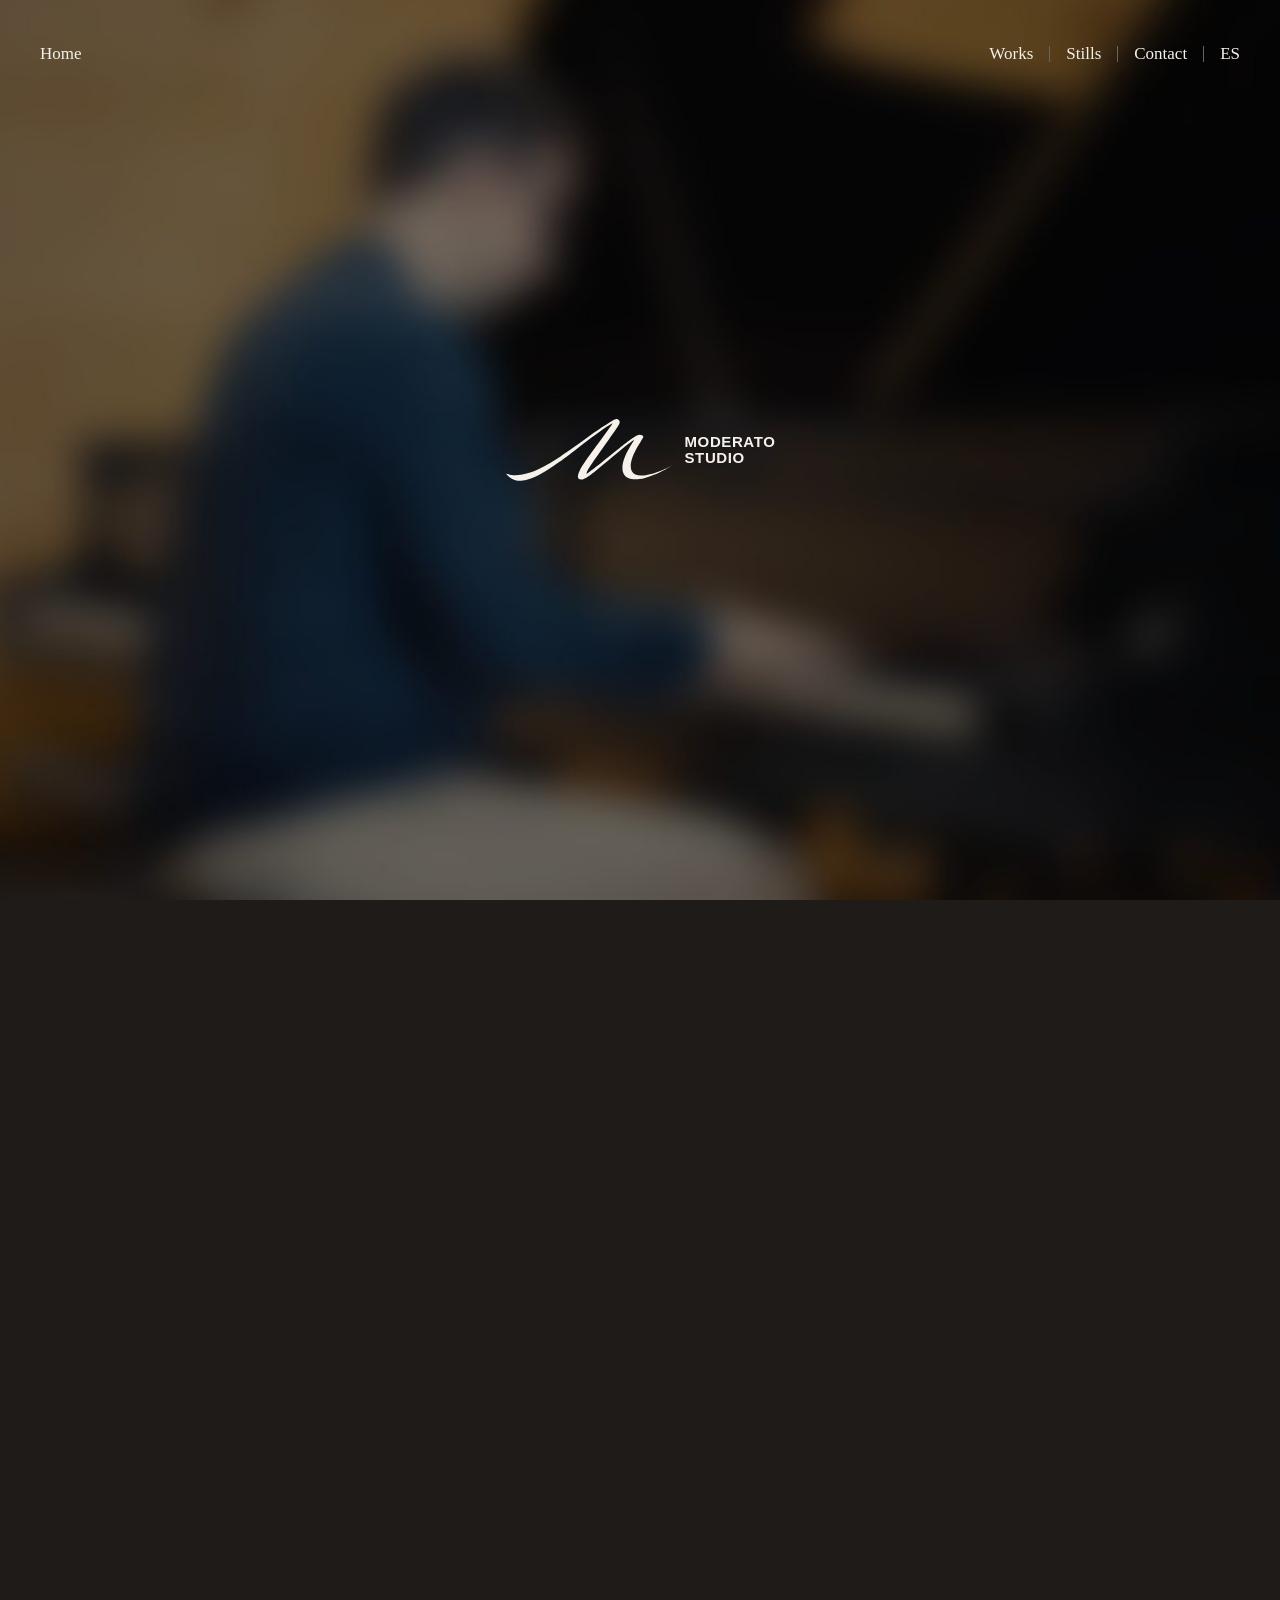
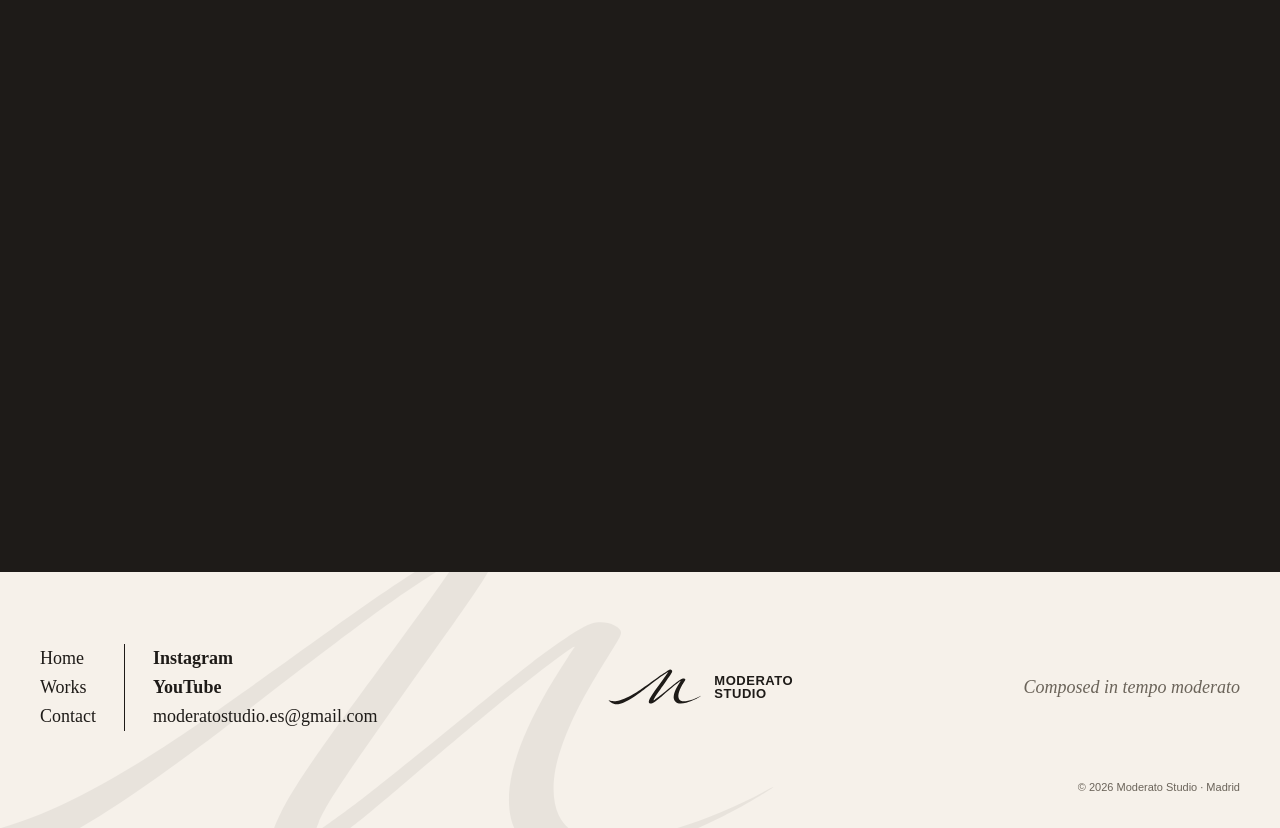
<file: contacto.html>
<!doctype html>
<html lang="es">
<head>
  <meta charset="utf-8">
  <title>Moderato Studio</title>
  <meta name="robots" content="noindex">
  <link rel="canonical" href="https://moderatostudio.com/">
  <meta http-equiv="refresh" content="0; url=index.html#contacto">
</head>
<body><p><a href="index.html#contacto">Moderato Studio</a></p></body>
</html>
</file>
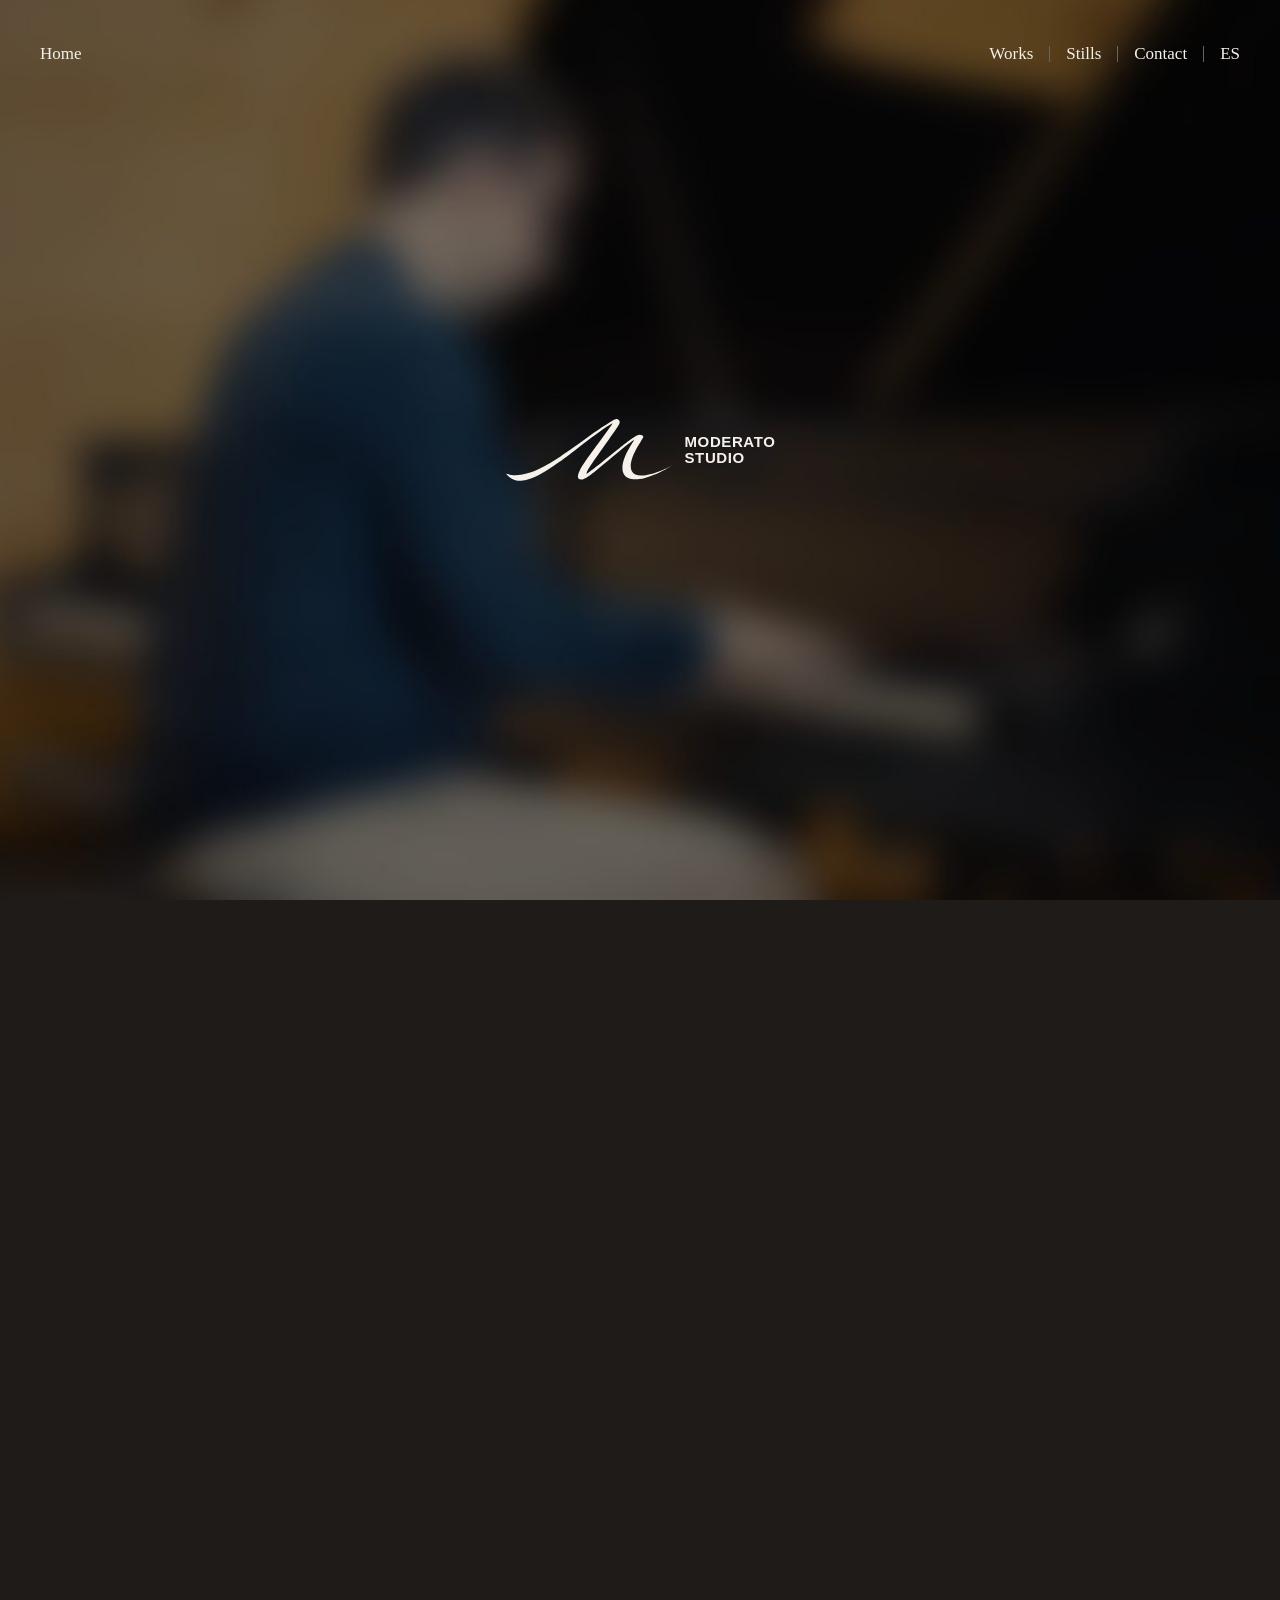
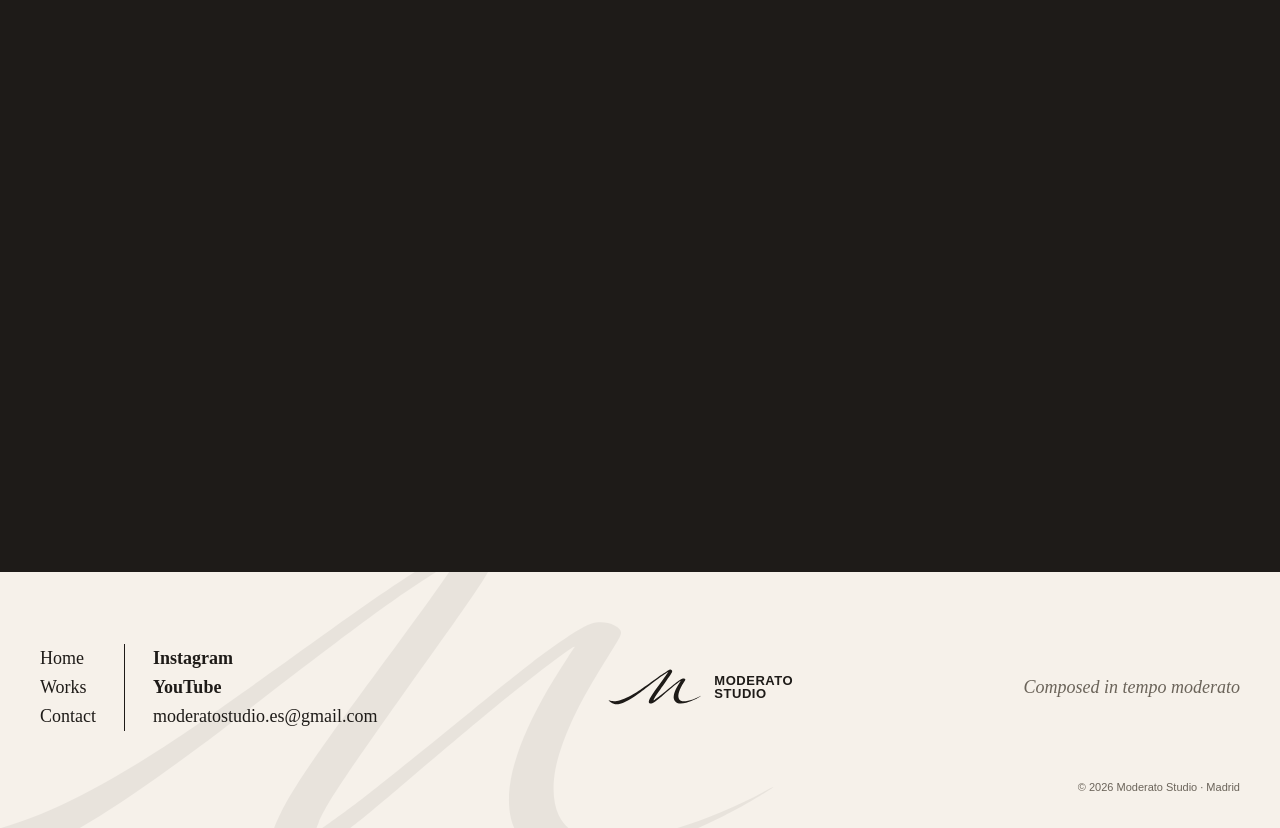
<file: portfolio.html>
<!doctype html>
<html lang="es">
<head>
  <meta charset="utf-8">
  <title>Moderato Studio</title>
  <meta name="robots" content="noindex">
  <link rel="canonical" href="https://moderatostudio.com/">
  <meta http-equiv="refresh" content="0; url=index.html">
</head>
<body><p><a href="index.html">Moderato Studio</a></p></body>
</html>
</file>
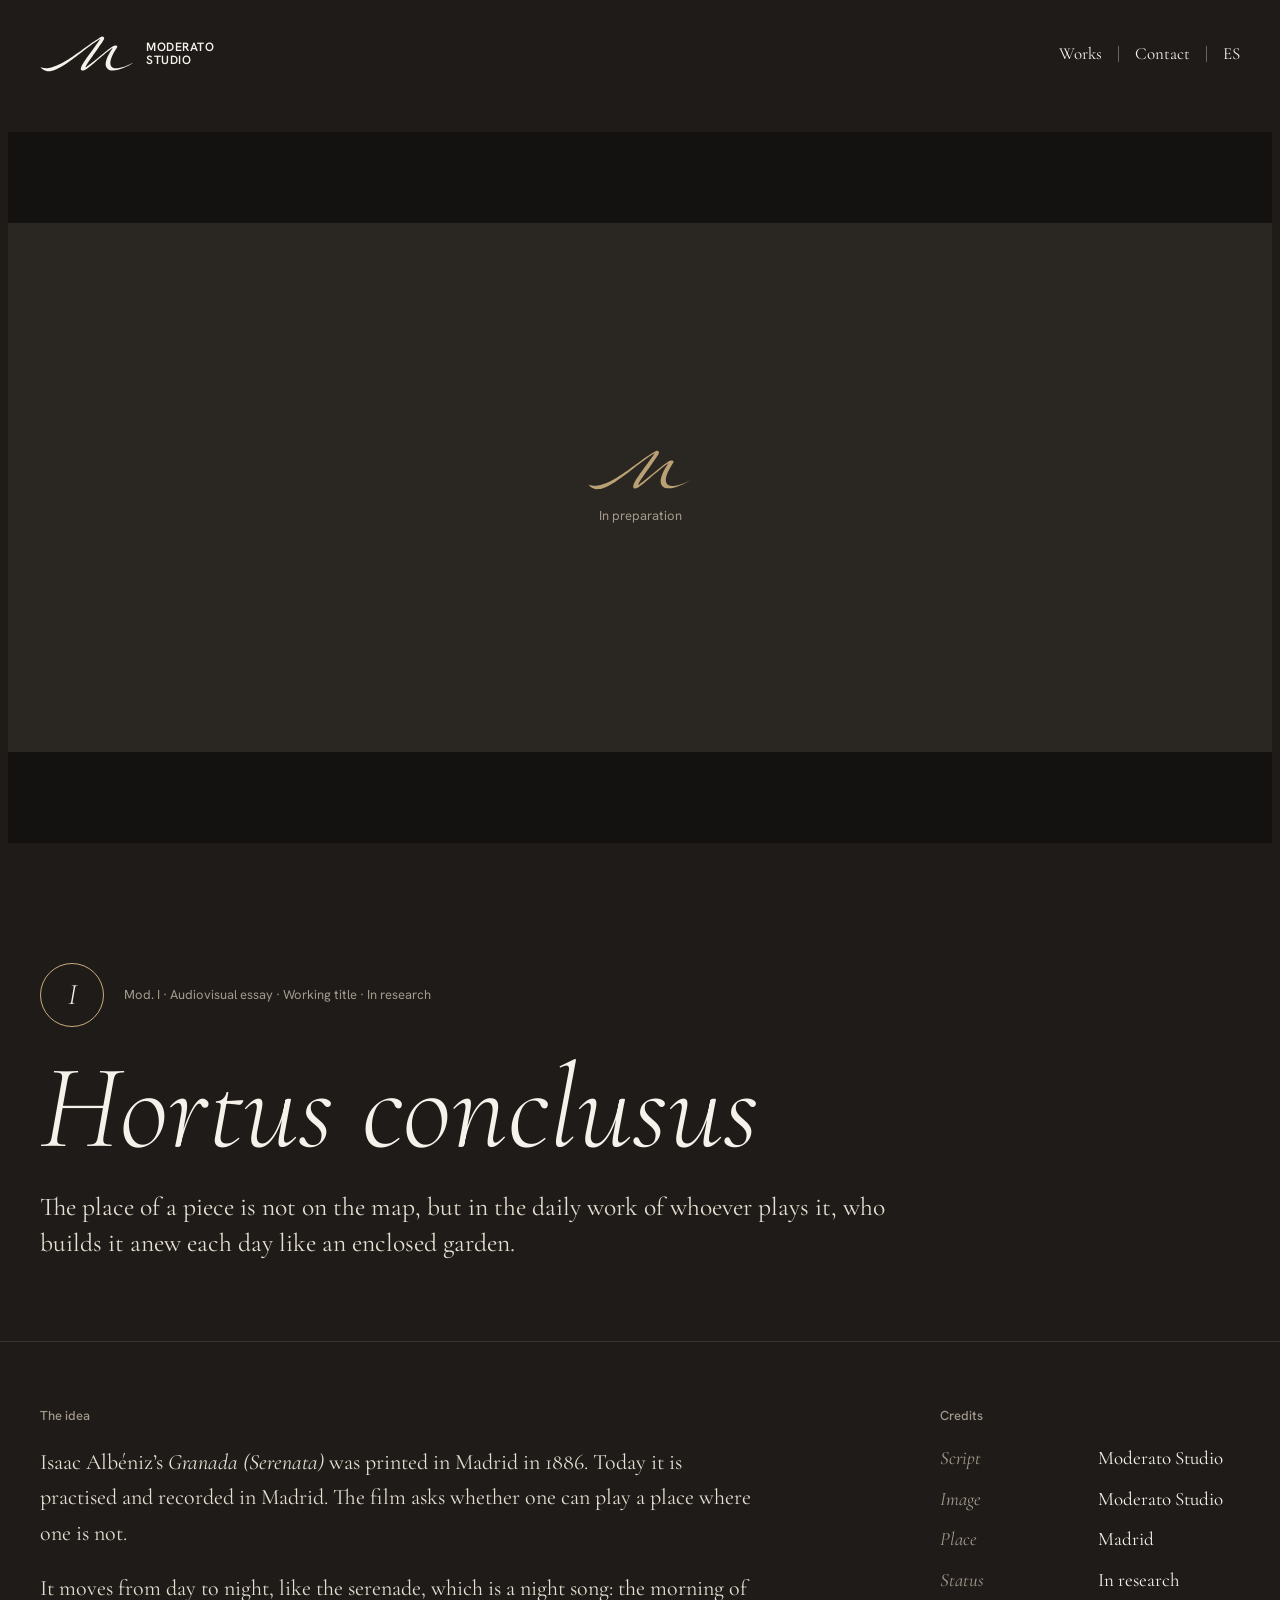
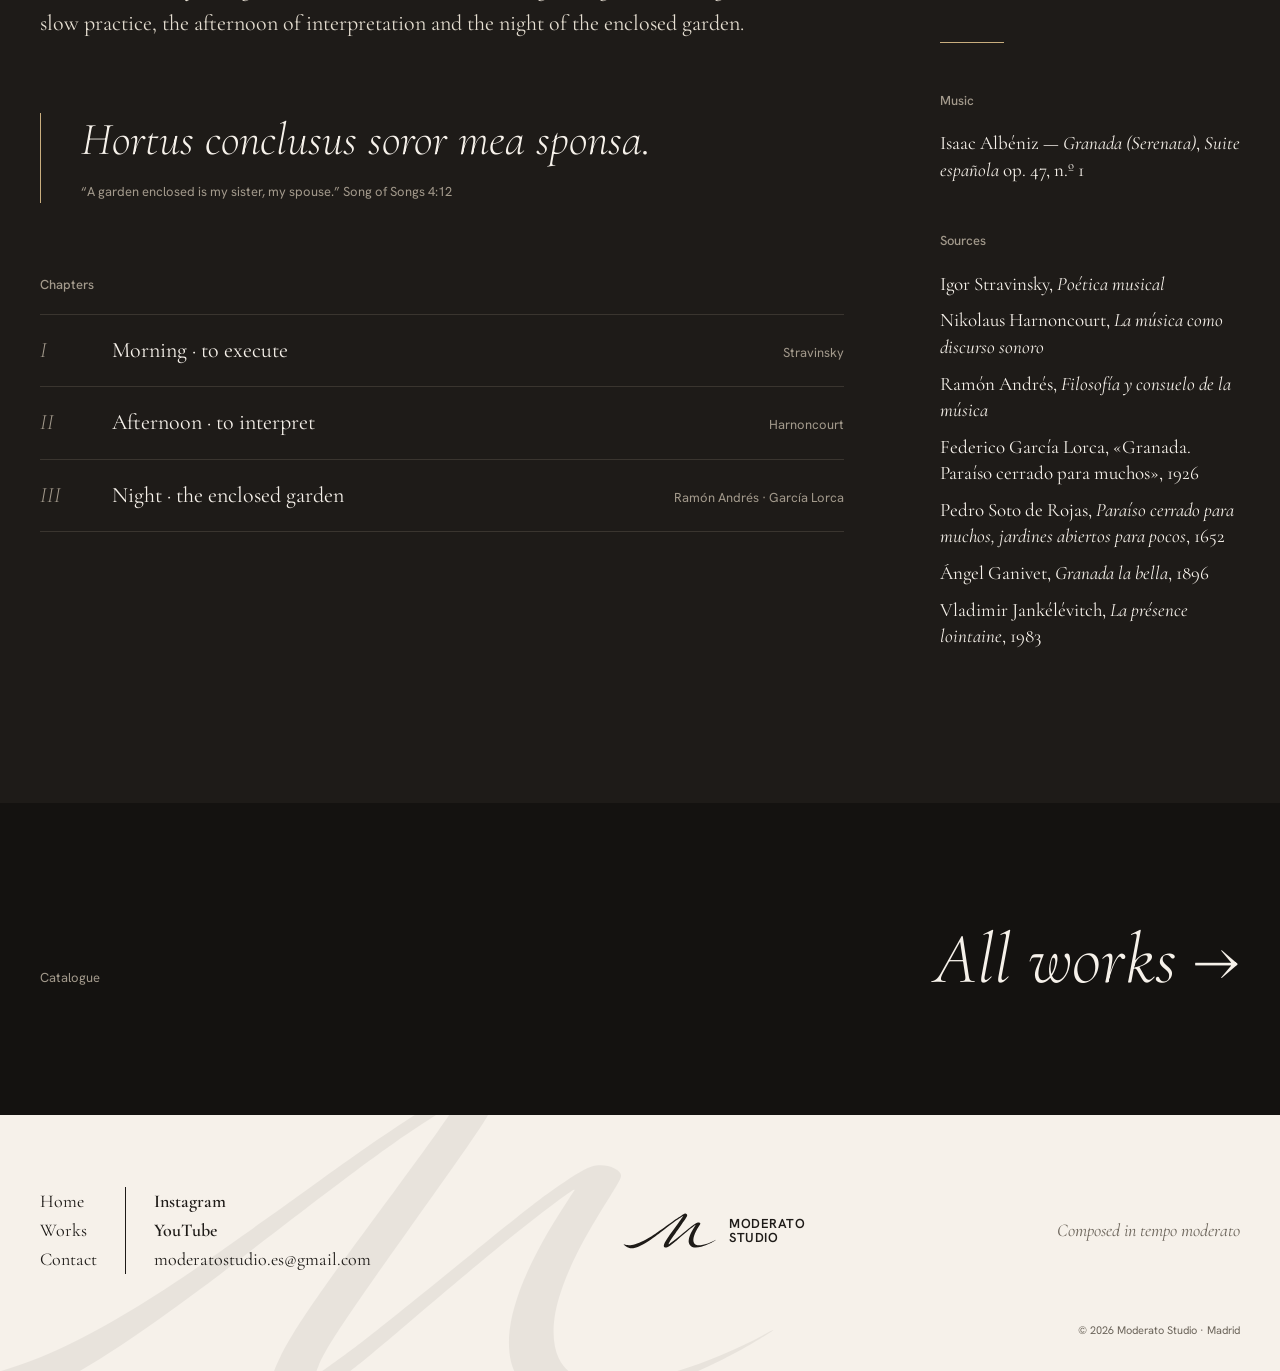
<file: obras/hortus-conclusus.html>
<!doctype html>
<html lang="es">
<head>
  <meta charset="utf-8">
  <meta name="viewport" content="width=device-width, initial-scale=1">
  <title>Hortus conclusus — Mod. I · Moderato Studio</title>
  <meta name="description" content="Mod. I, Hortus conclusus: un ensayo audiovisual sobre Granada, de Isaac Albéniz, estudiada en Madrid. En investigación.">
  <meta property="og:title" content="Hortus conclusus — Moderato Studio">
  <meta property="og:image" content="https://moderatostudio.com/assets/img/og-image.jpg">
  <meta name="theme-color" content="#1E1B18">
  <link rel="icon" href="../favicon.ico" sizes="any">
  <link rel="icon" href="../favicon.svg" type="image/svg+xml">
  <link rel="apple-touch-icon" href="../apple-touch-icon.png">
  <link rel="manifest" href="../site.webmanifest">
  <link rel="preconnect" href="https://fonts.googleapis.com">
  <link rel="preconnect" href="https://fonts.gstatic.com" crossorigin>
  <link href="https://fonts.googleapis.com/css2?family=Cormorant+Garamond:ital,wght@0,300;0,400;0,600;1,300;1,400&family=Hanken+Grotesk:wght@400;500;600&display=swap" rel="stylesheet">
  <link rel="stylesheet" href="../css/tokens.css?v=202611271015">
  <link rel="stylesheet" href="../css/style.css?v=202611271015">
  <script src="../js/main.js?v=202611271015" defer></script>
  <script>document.documentElement.classList.add('js')</script>
</head>
<body data-page="hortus">

  <header class="cabecera cabecera--fija">
    <div class="contenedor">
      <a class="logotipo" href="../index.html" aria-label="Moderato Studio, inicio" data-i18n-attr="aria-label:nav.inicioMarca">
        <img class="m" src="../assets/marca/m-crema.svg" alt="" width="1223" height="466">
        <span class="logotipo__texto">MODERATO<br>STUDIO</span>
      </a>
      <nav class="nav" aria-label="Principal" data-i18n-attr="aria-label:nav.principal">
        <a href="../index.html#obras" data-i18n="nav.obras">Obras</a>
        <span class="nav__sep" aria-hidden="true"></span>
        <a href="#contacto" data-i18n="nav.contacto">Contacto</a>
        <span class="nav__sep" aria-hidden="true"></span>
        <button type="button" class="idioma" data-cambiar-idioma>EN</button>
      </nav>
    </div>
  </header>

  <main>
    <section class="obra-video revelar" aria-label="Vídeo de la obra" data-i18n-attr="aria-label:obra.videoAria">
      <div class="obra-video__marco">
        <div class="obra-video__cine">
          <img class="m" src="../assets/marca/m-laton.svg" alt="" aria-hidden="true" width="1223" height="466">
          <span class="etiqueta" data-i18n="obra.enPreparacion">En preparación</span>
        </div>
      </div>
    </section>

    <section class="obra-cabecera contenedor revelar" aria-labelledby="obra-titulo">
      <div class="obra-cabecera__sello">
        <span class="aro">I</span>
        <span class="etiqueta" data-i18n="hortus.sello">Mod. I · Ensayo audiovisual · Título provisional · En investigación</span>
      </div>
      <h1 id="obra-titulo">Hortus conclusus</h1>
      <p class="obra-cabecera__tesis" data-i18n="hortus.tesis">El lugar de una obra no está en el mapa, sino en el trabajo diario de quien la toca, que lo levanta cada día como un jardín cerrado.</p>
    </section>

    <div class="obra-cuerpo contenedor">
      <div class="obra-cuerpo__principal">
        <section class="bloque revelar">
          <h2 data-i18n="obra.idea">La idea</h2>
          <p data-i18n="hortus.idea1"><i>Granada (Serenata)</i>, de Isaac Albéniz, se imprimió en Madrid en 1886. Hoy se estudia y se graba en Madrid. La pieza se pregunta si se puede tocar un lugar en el que no se está.</p>
          <p data-i18n="hortus.idea2">El recorrido va del día a la noche, como la serenata, que es un canto nocturno: la mañana del estudio lento, la tarde de la interpretación y la noche del jardín cerrado.</p>
        </section>

        <figure class="cita revelar">
          <blockquote lang="la">Hortus conclusus soror mea sponsa.</blockquote>
          <figcaption data-i18n="hortus.citaFuente">«Huerto cerrado eres, hermana mía, esposa». Cantar de los Cantares 4, 12</figcaption>
        </figure>

        <section class="bloque revelar">
          <h2 data-i18n="obra.capitulos">Capítulos</h2>
          <ol class="capitulos">
            <li><span>I</span><span data-i18n="hortus.cap1">Mañana · ejecutar</span><small>Stravinsky</small></li>
            <li><span>II</span><span data-i18n="hortus.cap2">Tarde · interpretar</span><small>Harnoncourt</small></li>
            <li><span>III</span><span data-i18n="hortus.cap3">Noche · el jardín cerrado</span><small>Ramón Andrés · García Lorca</small></li>
          </ol>
        </section>
      </div>

      <aside class="obra-cuerpo__ficha" aria-label="Ficha" data-i18n-attr="aria-label:obra.ficha">
        <section class="bloque revelar">
          <h2 data-i18n="obra.ficha">Ficha</h2>
          <dl class="ficha">
            <dt data-i18n="ficha.guion">Guion</dt><dd>Moderato Studio</dd>
            <dt data-i18n="ficha.imagen">Imagen</dt><dd>Moderato Studio</dd>
            <dt data-i18n="ficha.lugar">Lugar</dt><dd>Madrid</dd>
            <dt data-i18n="ficha.estado">Estado</dt><dd data-i18n="obras.estado.investigacion">En investigación</dd>
          </dl>
        </section>
        <span class="linea-laton" aria-hidden="true"></span>
        <section class="bloque revelar">
          <h2 data-i18n="obra.musica">Música</h2>
          <ul class="lista">
            <li>Isaac Albéniz — <i>Granada (Serenata)</i>, <i>Suite española</i> op. 47, n.º 1</li>
          </ul>
        </section>
        <section class="bloque revelar">
          <h2 data-i18n="obra.fuentes">Fuentes</h2>
          <ul class="lista">
            <li>Igor Stravinsky, <i>Poética musical</i></li>
            <li>Nikolaus Harnoncourt, <i>La música como discurso sonoro</i></li>
            <li>Ramón Andrés, <i>Filosofía y consuelo de la música</i></li>
            <li>Federico García Lorca, «Granada. Paraíso cerrado para muchos», 1926</li>
            <li>Pedro Soto de Rojas, <i>Paraíso cerrado para muchos, jardines abiertos para pocos</i>, 1652</li>
            <li>Ángel Ganivet, <i>Granada la bella</i>, 1896</li>
            <li>Vladimir Jankélévitch, <i>La présence lointaine</i>, 1983</li>
          </ul>
        </section>
      </aside>
    </div>

    <section class="siguiente" aria-label="Volver a las obras" data-i18n-attr="aria-label:obra.volverAria">
      <a class="contenedor" href="../index.html#obras">
        <span class="etiqueta" data-i18n="obra.catalogo">Catálogo</span>
        <span class="siguiente__titulo" data-i18n="obra.todas">Todas las obras →</span>
      </a>
    </section>
  </main>

  <footer id="contacto" class="pie">
    <img class="pie__marca-agua" src="../assets/marca/m-sombra.svg" alt="" aria-hidden="true" width="1223" height="466">
    <div class="contenedor">
      <div class="pie__fila">
        <div class="pie__enlaces">
          <nav aria-label="Pie" data-i18n-attr="aria-label:nav.pie">
            <a href="../index.html" data-i18n="nav.inicio">Inicio</a>
            <a href="../index.html#obras" data-i18n="nav.obras">Obras</a>
            <a href="#contacto" data-i18n="nav.contacto">Contacto</a>
          </nav>
          <span class="pie__sep" aria-hidden="true"></span>
          <div class="pie__redes">
            <a href="https://www.instagram.com/moderato.studio/">Instagram</a>
            <a href="https://www.youtube.com/@es.moderatostudio">YouTube</a>
            <a class="pie__correo" href="mailto:moderatostudio.es@gmail.com">moderatostudio.es@gmail.com</a>
          </div>
        </div>
        <a class="logotipo" href="../index.html" aria-label="Moderato Studio">
          <img class="m" src="../assets/marca/m-sombra.svg" alt="" width="1223" height="466">
          <span class="logotipo__texto">MODERATO<br>STUDIO</span>
        </a>
        <span class="pie__lema" data-i18n="pie.lema">Compuesto en tempo moderato</span>
      </div>
      <div class="pie__legal"><span>© <span data-anio>2026</span> Moderato Studio · Madrid</span></div>
    </div>
  </footer>

</body>
</html>
</file>
<file: css/tokens.css>
/* Moderato Studio — tokens de diseño
   Fuente: identidad/01-identidad-visual-moderato.md (v1.1).
   Todos los colores, fuentes y medidas de la web salen de aquí. */

:root {
  /* Color */
  --sombra: #1E1B18;   /* fondo principal */
  --noche: #141210;    /* fondos de vídeo e imagen, bandas */
  --panel: #2A2622;    /* superficies, marcos */
  --crema: #F6F1EA;    /* texto sobre oscuro; papel; pie */
  --arena: #E5DED1;    /* texto secundario sobre oscuro */
  --laton: #C9AE7E;    /* solo acentos: líneas finas, aros */
  --piedra: #A39A8C;   /* etiquetas y metadatos sobre oscuro */
  --linea: #3A352F;    /* separadores sobre oscuro */
  --gris-pie: #6B645A; /* texto secundario sobre crema */

  /* Tipografía */
  --serif: 'Cormorant Garamond', Garamond, Georgia, serif;
  --sans: 'Hanken Grotesk', Arial, Helvetica, sans-serif;

  --t-seccion: clamp(46px, 7vw, 84px);
  --t-obra: clamp(25px, 2.6vw, 32px);
  --t-texto: clamp(18px, 1.5vw, 20px);
  --t-etiqueta: 13px;

  /* Medidas */
  --ancho: 1360px;
  --margen: clamp(20px, 4vw, 40px);
  --entre-secciones: clamp(96px, 12vw, 160px);
}
</file>
<file: css/style.css>
/* Moderato Studio — estilos globales. Los valores salen de tokens.css */

*, *::before, *::after { box-sizing: border-box; }
html { scroll-behavior: smooth; }
body {
  margin: 0;
  background: var(--sombra);
  color: var(--crema);
  font-family: var(--serif);
  font-size: var(--t-texto);
  line-height: 1.6;
  -webkit-font-smoothing: antialiased;
}
img { display: block; max-width: 100%; height: auto; }
a { color: inherit; text-decoration: none; transition: opacity .2s; }
a:hover { opacity: .7; }
a:focus-visible, button:focus-visible { outline: 1px solid var(--laton); outline-offset: 4px; }
em, i { font-style: italic; }
p { margin: 0; }
h1, h2, h3 { margin: 0; font-weight: 300; line-height: 1; }

.sr-only { position: absolute; width: 1px; height: 1px; overflow: hidden; clip: rect(0 0 0 0); white-space: nowrap; }
.contenedor { max-width: var(--ancho); margin: 0 auto; padding-inline: var(--margen); }
.etiqueta { font-family: var(--sans); font-size: var(--t-etiqueta); line-height: 1.5; color: var(--piedra); }
.titulo-seccion { font-size: var(--t-seccion); }
.linea-laton { display: block; width: 64px; height: 1px; background: var(--laton); border: 0; margin: 0; }

/* Marca */
.m { display: block; width: auto; }
.logotipo { display: inline-flex; align-items: center; gap: 12px; }
.logotipo__texto { font-family: var(--sans); font-weight: 600; font-size: 12px; line-height: 1.05; letter-spacing: .04em; }

/* Cabecera */
.cabecera { position: absolute; inset: 0 0 auto; z-index: 10; }
.cabecera .contenedor { display: flex; align-items: center; justify-content: space-between; gap: 24px; padding-block: 32px; font-size: 17px; }
.cabecera--fija { position: static; }
.cabecera .m { height: 36px; }
.nav { display: flex; align-items: center; gap: 16px; }
.nav__sep { width: 1px; height: 16px; background: var(--gris-pie); }
.idioma { background: none; border: 0; padding: 0; color: inherit; font: inherit; cursor: pointer; min-height: 44px; }
.nav a { min-height: 44px; display: inline-flex; align-items: center; }

/* Portada */
.portada { position: relative; height: 100vh; min-height: 560px; max-height: 1000px; overflow: hidden; background: var(--panel); }
.portada__imagen { position: absolute; inset: 0; width: 100%; height: 100%; object-fit: cover; }
.portada__marca { position: absolute; inset: 0; display: flex; align-items: center; justify-content: center; }
.portada__marca .m { height: clamp(44px, 6vw, 64px); }
.portada__marca .logotipo__texto { font-size: 15px; }

/* Conoce Moderato */
.conoce { padding-block: var(--entre-secciones) 120px; display: flex; flex-direction: column; gap: 56px; }
.conoce__titulo { display: flex; flex-wrap: wrap; gap: 24px; align-items: center; justify-content: space-between; }
.conoce__titulo .m { height: 26px; }
.conoce__texto { max-width: 720px; margin: 0 auto; text-align: center; display: flex; flex-direction: column; gap: 18px; color: var(--arena); }
.conoce__texto strong { font-weight: 600; color: var(--crema); }
.conoce__cierre { margin-top: 24px !important; }

/* Carrusel de fotogramas */
.carrusel { padding-bottom: var(--entre-secciones); display: flex; flex-direction: column; gap: 20px; }
.carrusel__pista { -webkit-overflow-scrolling: touch; overscroll-behavior-x: contain; display: flex; gap: 16px; overflow-x: auto; scroll-snap-type: x mandatory; scrollbar-width: none; padding-left: var(--margen); scroll-padding-left: var(--margen); }
.carrusel__pista::-webkit-scrollbar { display: none; }
.carrusel__pista figure { margin: 0; flex: 0 0 min(82vw, 1040px); scroll-snap-align: start; display: flex; flex-direction: column; gap: 12px; }
.carrusel__pista img { width: 100%; aspect-ratio: 16 / 9; object-fit: cover; background: var(--panel); }
.carrusel__pista figure:last-child { margin-right: var(--margen); }
.carrusel__flechas { display: flex; gap: 32px; justify-content: center; }
.flecha { background: none; border: 0; color: var(--crema); font-size: 20px; width: 44px; height: 44px; cursor: pointer; }
.flecha:disabled { color: var(--gris-pie); cursor: default; }

/* Obras */
.obras { padding-bottom: var(--entre-secciones); display: flex; flex-direction: column; gap: 64px; }
.obras__lista { list-style: none; margin: 0; padding: 0; border-bottom: 1px solid var(--linea); }
.obra-fila { display: flex; flex-wrap: wrap; gap: 16px 48px; align-items: center; padding: 32px 16px; border-top: 1px solid var(--linea); }
.obra-fila__num { width: 64px; display: flex; flex-direction: column; align-items: center; gap: 2px; }
.obra-fila__num span:first-child { font-weight: 300; font-size: 44px; line-height: 1; }
.obra-fila__titulo { flex: 1 1 320px; display: flex; flex-direction: column; gap: 6px; }
.obra-fila__titulo em { font-size: var(--t-obra); line-height: 1.1; }

/* Pie */
.pie { background: var(--crema); color: var(--sombra); position: relative; overflow: hidden; }
.pie__marca-agua { position: absolute; left: -120px; top: -40px; width: 900px; max-width: none; opacity: .06; pointer-events: none; }
.pie .contenedor { position: relative; padding-block: 72px 32px; display: flex; flex-direction: column; gap: 48px; }
.pie__fila { display: flex; flex-wrap: wrap; gap: 48px; align-items: center; justify-content: space-between; }
.pie__enlaces { display: flex; gap: 28px; align-items: stretch; font-size: 18px; line-height: 1.6; }
.pie__enlaces nav, .pie__enlaces div { display: flex; flex-direction: column; }
.pie__sep { width: 1px; background: var(--sombra); }
.pie__redes a { font-weight: 600; }
.pie__redes .pie__correo { font-weight: 400; }
.pie .m { height: 36px; }
.pie .logotipo__texto { font-size: 13px; }
.pie__lema { font-style: italic; font-size: 18px; color: var(--gris-pie); }
.pie__legal { display: flex; justify-content: flex-end; font-family: var(--sans); font-size: 11px; color: var(--gris-pie); }

/* Página de obra */
.obra-video { padding: 24px 8px 0; }
.obra-video__marco { position: relative; aspect-ratio: 16 / 9; max-height: 860px; margin: 0 auto; background: var(--noche); display: flex; align-items: center; justify-content: center; }
.obra-video__cine { width: 100%; aspect-ratio: 2.39 / 1; background: var(--panel); display: flex; flex-direction: column; align-items: center; justify-content: center; gap: 16px; position: relative; overflow: hidden; }
.obra-video__cine .m { height: 40px; opacity: .9; }
.obra-cabecera { padding-block: 120px 80px; display: flex; flex-direction: column; gap: 24px; }
.aro { width: 64px; height: 64px; border: 1px solid var(--laton); border-radius: 50%; display: flex; align-items: center; justify-content: center; font-style: italic; font-weight: 300; font-size: 30px; }
.obra-cabecera__sello { display: flex; align-items: center; gap: 20px; }
.obra-cabecera h1 { font-style: italic; font-size: clamp(64px, 10vw, 120px); line-height: .95; }
.obra-cabecera__tesis { font-size: clamp(21px, 2vw, 26px); line-height: 1.4; color: var(--arena); max-width: 900px; }
.obra-cuerpo { padding-block: 64px var(--entre-secciones); display: flex; flex-wrap: wrap; gap: 96px; border-top: 1px solid var(--linea); }
.obra-cuerpo__principal { flex: 999 1 560px; min-width: 0; display: flex; flex-direction: column; gap: 72px; }
.obra-cuerpo__ficha { flex: 1 1 300px; display: flex; flex-direction: column; gap: 48px; }
.bloque { display: flex; flex-direction: column; gap: 20px; }
.bloque h2 { font-family: var(--sans); font-weight: 500; font-size: 13px; line-height: 1.5; color: var(--piedra); }
.bloque p { font-size: 22px; line-height: 1.6; color: var(--arena); max-width: 720px; }
.cita { margin: 0; padding-left: 40px; border-left: 1px solid var(--laton); display: flex; flex-direction: column; gap: 16px; }
.cita blockquote { margin: 0; font-style: italic; font-weight: 300; font-size: clamp(32px, 3.6vw, 46px); line-height: 1.15; }
.cita figcaption { font-family: var(--sans); font-size: 13px; color: var(--piedra); }
.capitulos { list-style: none; margin: 0; padding: 0; border-bottom: 1px solid var(--linea); }
.capitulos li { display: flex; gap: 32px; align-items: baseline; padding: 18px 0; border-top: 1px solid var(--linea); font-size: 22px; }
.capitulos li span:first-child { width: 40px; font-style: italic; font-weight: 300; color: var(--piedra); }
.capitulos small { font-family: var(--sans); font-size: 13px; color: var(--piedra); margin-left: auto; text-align: right; }
.ficha { margin: 0; display: grid; grid-template-columns: repeat(2, minmax(0, 1fr)); gap: 14px 16px; font-size: 19px; line-height: 1.4; }
.ficha dt { font-style: italic; color: var(--piedra); }
.ficha dd { margin: 0; }
.lista { list-style: none; margin: 0; padding: 0; display: flex; flex-direction: column; gap: 10px; font-size: 19px; line-height: 1.4; }
.siguiente { background: var(--noche); }
.siguiente a { display: flex; flex-wrap: wrap; gap: 24px; align-items: baseline; justify-content: space-between; padding-block: 120px; }
.siguiente__titulo { font-style: italic; font-weight: 300; font-size: clamp(44px, 6vw, 72px); line-height: 1; }


/* Galería de fotogramas (4:5, tres a la vista) */
.fotogramas { padding-bottom: var(--entre-secciones); display: flex; flex-direction: column; gap: clamp(36px, 5vw, 48px); }
.fotogramas .titulo-seccion { text-align: right; width: 100%; }
.fotogramas__marco { max-width: var(--ancho); margin: 0 auto; width: 100%; display: flex; flex-direction: column; gap: 20px; }
.fotogramas__pista { padding-inline: var(--margen); }
.fotogramas__pista figure { flex: 0 0 calc((min(100vw, var(--ancho)) - 2 * var(--margen) - 32px) / 3); }
.fotogramas__pista figure:last-child { margin-right: 0; }
.fotogramas__pista img { aspect-ratio: 4 / 5; }
.fotogramas__pista figcaption { text-align: center; }
@media (max-width: 1100px) { .fotogramas__pista figure { flex-basis: calc((100vw - 2 * var(--margen) - 16px) / 2.15); } }
@media (max-width: 640px) { .fotogramas__pista figure { flex-basis: 78vw; } }

/* Movimiento al desplazarse: aparece despacio, sin prisa */
.portada__imagen { will-change: transform; transform: scale(1.08); }
.portada__marca { will-change: opacity, transform; }
.js .revelar { opacity: 0; transform: translateY(28px); transition: opacity 1.4s cubic-bezier(.22,.61,.36,1), transform 1.4s cubic-bezier(.22,.61,.36,1); }
.js .revelar.visible { opacity: 1; transform: none; }
.carrusel__pista img, .fotogramas__pista img { transition: transform 1.6s cubic-bezier(.22,.61,.36,1), filter 1.6s; }
.js .revelar:not(.visible) img { transform: scale(1.04); filter: brightness(.7); }
.carrusel__pista { cursor: grab; }
.carrusel__pista.arrastrando { cursor: grabbing; scroll-snap-type: none; }
.carrusel__pista.arrastrando img { pointer-events: none; }

@media (max-width: 640px) {
  .conoce__titulo { justify-content: center; }
  .obra-fila { padding-inline: 0; }
  .pie__fila { flex-direction: column; align-items: flex-start; }
  .cita { padding-left: 24px; }
}

@media (prefers-reduced-motion: reduce) {
  html { scroll-behavior: auto; }
  .js .revelar, .js .revelar:not(.visible) img { opacity: 1; transform: none; filter: none; transition: none; }
  .portada__imagen { transform: none; }
}
</file>
<file: css/entregas.css>
/* Moderato Studio — páginas de entrega a clientes */

.entrega-portada { padding-block: 120px; display: flex; flex-direction: column; gap: 40px; }
.entrega-portada__titulos { display: flex; flex-direction: column; gap: 12px; }
.entrega-portada h1 { font-size: var(--t-seccion); }
.entrega-portada__titulos p { font-style: italic; font-size: clamp(22px, 2.4vw, 30px); line-height: 1.2; color: var(--arena); }
.entrega-portada__fila { display: flex; flex-wrap: wrap; gap: 32px 64px; align-items: flex-end; justify-content: space-between; }
.entrega-datos { margin: 0; display: flex; flex-wrap: wrap; gap: 16px 56px; font-family: var(--sans); }
.entrega-datos div { display: flex; flex-direction: column; gap: 6px; }
.entrega-datos dt { font-size: 12px; color: var(--piedra); }
.entrega-datos dd { margin: 0; font-size: 15px; }
.boton { display: inline-flex; align-items: center; min-height: 52px; padding: 0 28px; background: var(--crema); color: var(--sombra); font-family: var(--sans); font-weight: 500; font-size: 14px; }

.entrega-seccion { padding-bottom: var(--entre-secciones); display: flex; flex-direction: column; gap: 40px; }
.entrega-titulo { display: flex; align-items: baseline; gap: 24px; }
.entrega-titulo__num { font-style: italic; font-weight: 300; font-size: 32px; color: var(--piedra); }
.entrega-titulo .titulo-seccion { font-size: clamp(40px, 5vw, 56px); }
.entrega-titulo-fila { display: flex; flex-wrap: wrap; gap: 24px; align-items: baseline; justify-content: space-between; }
.subrayado { text-decoration: underline; text-underline-offset: 4px; min-height: 44px; display: inline-flex; align-items: center; }
.etiqueta-clara { font-family: var(--sans); font-size: 13px; }

.entrega-video { aspect-ratio: 16 / 9; background: var(--noche); }
.entrega-video iframe { width: 100%; height: 100%; border: 0; display: block; }
.entrega-lista { list-style: none; margin: 0; padding: 0; border-bottom: 1px solid var(--linea); }
.entrega-lista li { display: flex; flex-wrap: wrap; gap: 16px 48px; align-items: center; padding: 18px 8px; border-top: 1px solid var(--linea); }
.entrega-lista em { flex: 1 1 280px; font-size: 25px; }
.entrega-lista a { font-family: var(--sans); font-size: 13px; text-decoration: underline; text-underline-offset: 4px; min-height: 44px; display: inline-flex; align-items: center; }

.entrega-fotos { display: grid; grid-template-columns: repeat(auto-fill, minmax(150px, 1fr)); gap: 10px; }
.entrega-fotos figure { margin: 0; display: flex; flex-direction: column; gap: 6px; }
.entrega-fotos button { padding: 0; border: 0; background: var(--panel); cursor: zoom-in; display: block; width: 100%; }
.entrega-fotos img { width: 100%; height: auto; aspect-ratio: 3 / 2; object-fit: cover; display: block; transition: opacity .2s; }
.entrega-fotos button:hover img, .entrega-fotos button:focus-visible img { opacity: .8; }
.entrega-fotos figcaption { font-size: 11px; }
@media (max-width: 1100px) { .entrega-fotos { grid-template-columns: repeat(auto-fill, minmax(130px, 1fr)); gap: 8px; } }
@media (max-width: 600px) { .entrega-fotos { grid-template-columns: repeat(3, 1fr); gap: 6px; } .entrega-fotos figcaption { display: none; } }

.sin-scroll { overflow: hidden; }
.visor { position: fixed; inset: 0; z-index: 100; background: var(--noche); display: grid; grid-template-rows: auto 1fr auto; }
.visor[hidden] { display: none; }
.visor__barra { display: flex; justify-content: space-between; align-items: center; padding: 12px var(--margen); }
.visor__barra > div { display: flex; gap: 20px; align-items: baseline; }
.visor__num { color: var(--crema); }
.visor__escena { position: relative; display: flex; align-items: center; justify-content: center; min-height: 0; padding: 0 var(--margen); }
.visor__img { max-width: 100%; max-height: 100%; object-fit: contain; }
.visor__cerrar, .visor__flecha { background: none; border: 0; color: var(--crema); font-family: var(--serif); font-weight: 300; cursor: pointer; min-width: 48px; min-height: 48px; }
.visor__cerrar { font-size: 40px; line-height: 1; }
.visor__flecha { position: absolute; top: 50%; transform: translateY(-50%); font-size: 64px; padding: 0 12px; }
.visor__flecha--ant { left: 0; } .visor__flecha--sig { right: 0; }
.visor__pie { display: flex; justify-content: center; padding: 16px var(--margen) 24px; }
@media (max-width: 600px) { .visor__flecha { display: none; } .visor__nombre { display: none; } }

.entrega-tabla { overflow-x: auto; }
.entrega-tabla table { width: 100%; min-width: 620px; border-collapse: collapse; font-family: var(--sans); font-size: 14px; }
.entrega-tabla th { text-align: left; font-weight: 500; font-size: 12px; color: var(--piedra); padding: 0 8px 14px; }
.entrega-tabla td { border-top: 1px solid var(--linea); padding: 18px 8px; }
.entrega-tabla tbody tr:last-child td { border-bottom: 1px solid var(--linea); }
.tenue { color: var(--piedra); }
.derecha { text-align: right !important; }

.entrega-nota { padding-bottom: 72px; margin-top: -48px; display: flex; flex-direction: column; gap: 12px; max-width: calc(640px + 2 * var(--margen)); margin-left: max(0px, calc((100vw - var(--ancho)) / 2)); color: var(--arena); }
.entrega-ayuda { display: flex; flex-direction: column; gap: 4px; font-size: 18px; line-height: 1.5; }
.entrega-ayuda a { font-weight: 600; }

.entrega-clave { min-height: 70vh; padding-block: 140px 120px; display: flex; flex-direction: column; gap: 28px; max-width: calc(560px + 2 * var(--margen)); margin-left: max(0px, calc((100vw - var(--ancho)) / 2)); }
.entrega-clave h1 { font-size: var(--t-seccion); line-height: 1; }
.entrega-clave__texto { font-size: var(--t-texto); color: var(--arena); }
.entrega-clave__form { display: flex; flex-direction: column; gap: 10px; }
.entrega-clave__fila { display: flex; gap: 12px; flex-wrap: wrap; }
.entrega-clave__fila input { flex: 1 1 220px; min-height: 52px; padding: 0 16px; background: transparent; border: 1px solid var(--linea); color: var(--crema); font-family: var(--sans); font-size: 16px; }
.entrega-clave__fila input:focus { outline: none; border-color: var(--laton); }
.entrega-clave__fila .boton { border: 0; cursor: pointer; }
.entrega-clave__fila .boton:disabled { opacity: .6; cursor: progress; }
.entrega-clave__recordar { display: inline-flex; gap: 10px; align-items: center; min-height: 44px; cursor: pointer; }
.entrega-clave__recordar input { accent-color: var(--laton); width: 16px; height: 16px; }
.entrega-clave__aviso { min-height: 1.5em; font-family: var(--sans); font-size: 14px; color: var(--laton); }
@media (max-width: 600px) { .cabecera [data-t="privada"], .cabecera .nav__sep { display: none; } }
a.subrayado-fino { text-decoration: underline; text-underline-offset: 3px; color: var(--arena); }
.entrega-arriba { position: fixed; right: var(--margen); bottom: calc(24px + env(safe-area-inset-bottom)); z-index: 50; width: 52px; height: 52px; border-radius: 50%; border: 1px solid var(--laton); background: var(--sombra); color: var(--crema); font-family: var(--sans); font-size: 20px; cursor: pointer; }
.entrega-arriba[hidden] { display: none; }
@media (max-width: 600px) { .entrega-portada { padding-block: 56px 72px; gap: 28px; } .entrega-nota { margin-top: -24px; } }
</file>
